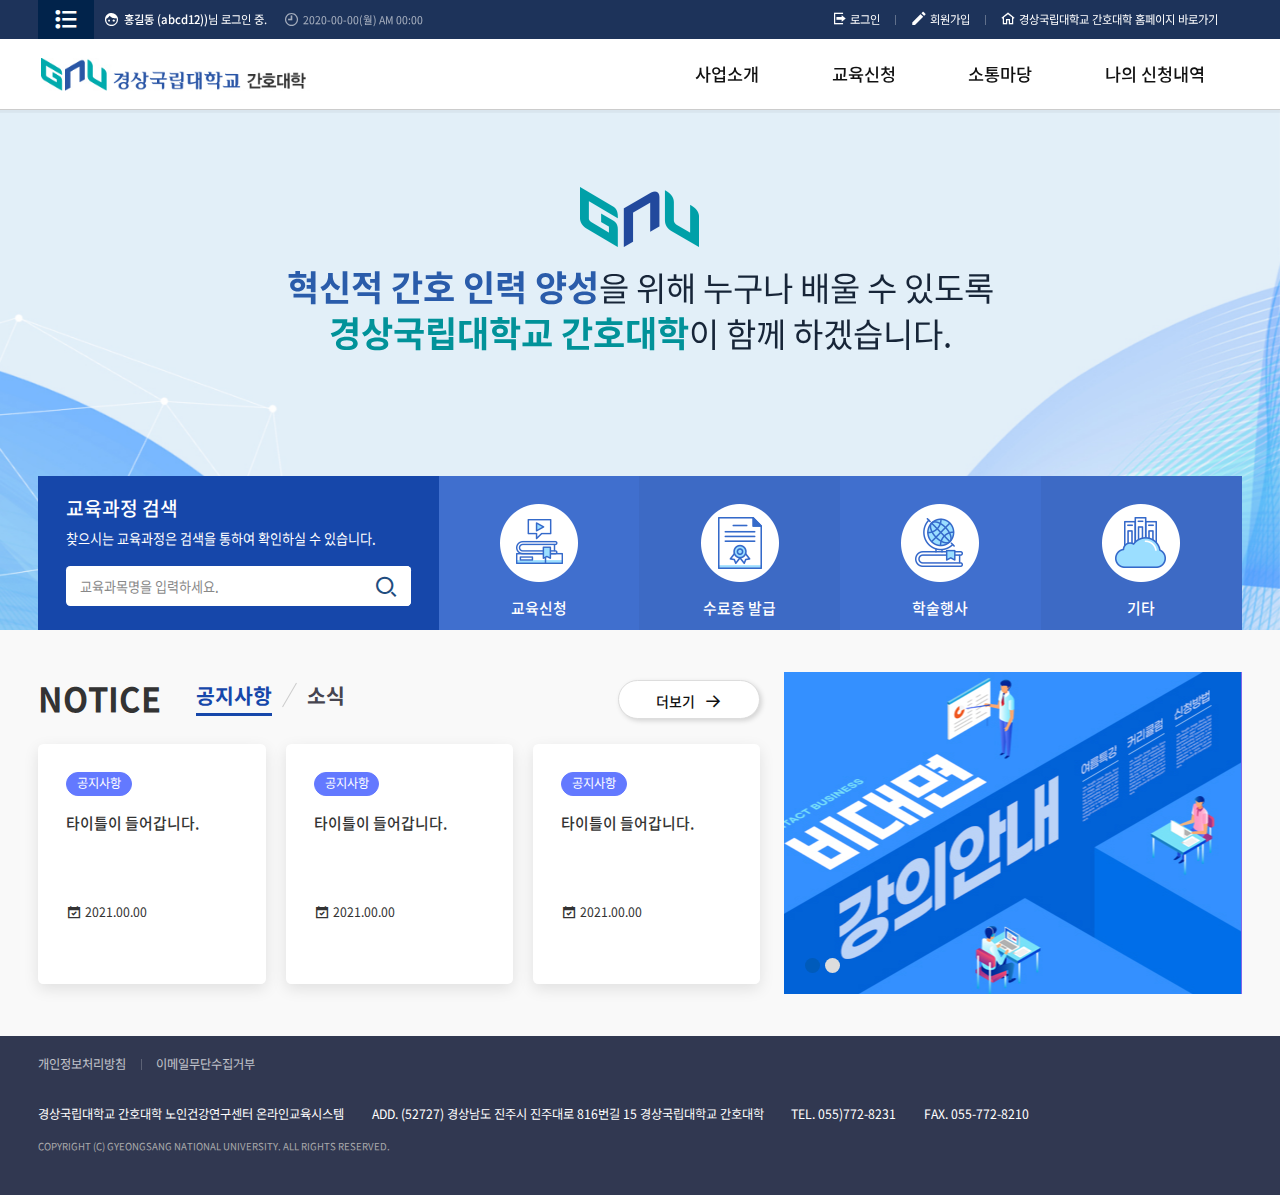
<file: html/gnu/index.html>
<!DOCTYPE html>
<html lang="ko">
<head>
    <meta charset="UTF-8">
    <meta http-equiv="X-UA-Compatible" content="IE=edge">
    <meta name="viewport" content="width=device-width, initial-scale=1.0">
    <title>경상국립대학교 간호대학 노인건강연구센터 온라인교육시스템</title>
</head>
<link rel="stylesheet" type="text/css" href="css/inc.css?v=0.1" />
<link rel="stylesheet" type="text/css" href="css/font.css" />
<link rel="stylesheet" type="text/css" href="css/style.css?v=0.3" />
<link rel="stylesheet" type="text/css" href="css/board.css?v=0.3" />
<link rel="stylesheet" type="text/css" href="css/style_response.css?v=0.3" />
<link rel="stylesheet" type="text/css" href="css/board_response.css?v=0.3" />
<link rel="stylesheet" type="text/css" href="css/xeicon.min.css" />
<link rel="stylesheet" type="text/css" href="js/slick/slick.css" />
<script type="text/javascript" src="js/jquery-1.10.2.min.js"></script>
<script type="text/javascript" src="js/inc.js"></script>
<script type="text/javascript" src="js/ui.js"></script>
<script type="text/javascript" src="js/slick/slick.js"></script>
<script type="text/javascript" src="js/placeholders.min.js" defer="defer"></script>
<!--<script type="text/javascript" src="/js/jquery-ui/js/jquery-ui-1.10.3.custom.js"></script>
<link href="/js/jquery-ui/css/smoothness/jquery-ui-1.10.3.custom.css" rel="stylesheet" type="text/css" />-->
<link rel="shortcut icon" href="images/inc/favicon.ico" />
<body class="main">
    <!--haeder start-->
    <div id="header">
        <div class="top_wrap">
            <div class="box1 fl_wrap">
                <div class="user_wrap vm_wrap">
                    <div class="btnAll"><a href="javascript:void(0);" class="in vm_wrap" onClick="toggleClass(this,'#header','nav_open');"><i class="xi xi-list-dot"></i></a></div>
                    <div class="con vm_tt">
                            <span class="user"><i class="xi xi-emoticon"></i><i class="tt t1">홍길동 (abcd12))</i><i class="tt t2">님 로그인 중.</i></span>
                        <span class="time"><i class="xi xi-clock-o"></i><i class="tt" id="todayTime">2020-00-00(월) AM 00:00</i></span>
                    </div>

                </div>
                <div class="menu_wrap vm_wrap right">
                    <ul class="menu vm_tt fl_wrap">
                        <li><a href="#" class="in"><i class="xi xi-log-out"></i><span class="tt">로그인</span></a></li>
                        <li><a href="#" class="in"><i class="xi xi-pen"></i><span class="tt">회원가입</span></a></li>
                        <li><a href="https://cap.gnu.ac.kr/main/" class="in" target="_blank"><i class="xi xi-home-o"></i><span class="tt">경상국립대학교 간호대학 홈페이지 바로가기</span></a></li>
                    </ul>
                </div>
            </div>
        </div>
        <!--전체메뉴 -->
        <div class="nav_wrap">
            <div id="nav" class="nav">
                <div class="box1">
                    <!--gnb start-->
                    <ul class="gnb st1 fl_wrap">
                        <li class="m_gisep">
                            <a href="#" class="dp1 vm_wrap"><span class="vm_tt">사업소개</span></a>
                            <ul class="dp2 fl_wrap">
                                <li><a href="#" class="vm_wrap"><span class="vm_tt">GISEP 사업소개</span></a></li>
                            </ul>
                        </li>
                        <li class="m_edu">
                            <a href="sub.html" class="dp1 vm_wrap"><span class="vm_tt">교육신청</span></a>
                            <ul class="dp2 fl_wrap">
                                <li><a href="sub.html" class="vm_wrap"><span class="vm_tt">온라인교육신청</span></a></li>
                            </ul>
                        </li>
                        <li class="m_notice">
                            <a href="#" class="dp1 vm_wrap"><span class="vm_tt">소통마당</span></a>
                            <ul class="dp2 fl_wrap">
                                <li><a href="#" class="vm_wrap"><span class="vm_tt">공지사항</span></a></li>
                                <li><a href="#" class="vm_wrap"><span class="vm_tt">소식</span></a></li>
                                <li><a href="#" class="vm_wrap"><span class="vm_tt">문의하기</span></a></li>
                                <li><a href="#" class="vm_wrap"><span class="vm_tt">오시는길</span></a></li>
                            </ul>
                        </li>
                        <li class="m_edu">
                            <a href="#" class="dp1 vm_wrap"><span class="vm_tt">나의 신청내역</span></a>
                        </li>
                    </ul>
                    <!--gnb end-->
                </div>
            </div>
        </div>
        <!--전체메뉴 end -->
        <div class="gnb_wrap">
            <div class="box1 fl_wrap">
                <h1 class="logo vm_wrap">
                <a href="#" class="vm_tt"><span class="mark"><img src="images/inc/logo.jpg" /></span></a>
                <!--<a href="<?=$link_linkurl?>" class="vm_tt"><span class="txt"><i class="t1"><?=$site_name1?></i><i class="t1"><?=$site_name2?></i></span></a>-->
                </h1>
                <div class="menu right">
                    <!--gnb start-->
                    <ul class="gnb st1 fl_wrap">
                        <li class="m_gisep">
                            <a href="#" class="dp1 vm_wrap"><span class="vm_tt">사업소개</span></a>
                            <ul class="dp2 fl_wrap">
                                <li><a href="#" class="vm_wrap"><span class="vm_tt">GISEP 사업소개</span></a></li>
                            </ul>
                        </li>
                        <li class="m_edu">
                            <a href="sub.html" class="dp1 vm_wrap"><span class="vm_tt">교육신청</span></a>
                            <ul class="dp2 fl_wrap">
                                <li><a href="sub.html" class="vm_wrap"><span class="vm_tt">온라인교육신청</span></a></li>
                            </ul>
                        </li>
                        <li class="m_notice">
                            <a href="#" class="dp1 vm_wrap"><span class="vm_tt">소통마당</span></a>
                            <ul class="dp2 fl_wrap">
                                <li><a href="#" class="vm_wrap"><span class="vm_tt">공지사항</span></a></li>
                                <li><a href="#" class="vm_wrap"><span class="vm_tt">소식</span></a></li>
                                <li><a href="#" class="vm_wrap"><span class="vm_tt">문의하기</span></a></li>
                                <li><a href="#" class="vm_wrap"><span class="vm_tt">오시는길</span></a></li>
                            </ul>
                        </li>
                        <li class="m_edu">
                            <a href="#" class="dp1 vm_wrap"><span class="vm_tt">나의 신청내역</span></a>
                        </li>
                    </ul>
                    <!--gnb end-->
                </div>
                <div class="util">
                    <a href="javascript:void(0);" class="vm_wrap btnAll" title="전체메뉴" onclick="toggleClass(this,'#header','m_nav_open'); toggleClass(this,'body,html','hidden')"><span class="vm_tt in"><i class="ham"></i></span></a>
                </div>
            </div>
        </div>
        <div class="nav_layer js_mouse_wheel">
            <div class="box1">
                <!--nav start-->
                <div id="m_nav" class="m_nav">
                    <div class="nav_wrap2">
                        <div  class="nav_logo vm_wrap">
                            <a href="index.html" class="vm_tt"><img src="images/inc/logo.jpg" alt="logo" /></a>
                        </div>
                        <ul class="nav_mem flex">
                            <li class="en"><a href="#"><i class="xi xi-log-in"></i><i class="tt">LOGIN</i></a></li>
                            <li class="en"><a href="#"><i class="xi xi-user-plus-o"></i><i class="tt">JOIN</i></a></li>
                        </ul>
                        <div class="nav_gnb">
                            <!--gnb start-->
                            <ul class="gnb st1 fl_wrap">
                                <li class="m_gisep">
                                    <a href="#" class="dp1 vm_wrap"><span class="vm_tt">사업소개</span></a>
                                    <ul class="dp2 fl_wrap">
                                        <li><a href="#" class="vm_wrap"><span class="vm_tt">GISEP 사업소개</span></a></li>
                                    </ul>
                                </li>
                                <li class="m_edu">
                                    <a href="sub.html" class="dp1 vm_wrap"><span class="vm_tt">교육신청</span></a>
                                    <ul class="dp2 fl_wrap">
                                        <li><a href="sub.html" class="vm_wrap"><span class="vm_tt">온라인교육신청</span></a></li>
                                    </ul>
                                </li>
                                <li class="m_notice">
                                    <a href="#" class="dp1 vm_wrap"><span class="vm_tt">소통마당</span></a>
                                    <ul class="dp2 fl_wrap">
                                        <li><a href="#" class="vm_wrap"><span class="vm_tt">공지사항</span></a></li>
                                        <li><a href="#" class="vm_wrap"><span class="vm_tt">소식</span></a></li>
                                        <li><a href="#" class="vm_wrap"><span class="vm_tt">문의하기</span></a></li>
                                        <li><a href="#" class="vm_wrap"><span class="vm_tt">오시는길</span></a></li>
                                    </ul>
                                </li>
                                <li class="m_edu">
                                    <a href="#" class="dp1 vm_wrap"><span class="vm_tt">나의 신청내역</span></a>
                                </li>
                            </ul>
                            <!--gnb end-->
                            <ul class="goLink">
                                <li class="en"><a href="https://cap.gnu.ac.kr/main/" target="_blank"><i class="xi xi-bank"></i><i class="tt">경상국립대학교 간호대학 홈페이지 바로가기</i></a></li>
                            </ul>
                        </div>
                    </div>
                </div>                
                <!--nav end-->
            </div>
        </div>
    </div>
    <!--header end-->
    <!--contents start-->
    <div id="contents">
        <div class="main_section_wrap">
            <div class="main_con_wrap">
                <div class="main_slide_wrap">
                    <div class="main_slide">
                        <div class="el"><p class="bg" style="background-image:url(images/main/main_visual1.jpg);"></p></div>
                    </div>
                </div>
                <div class="main_con flex section0">
                    <div class="box1">
                        <div class="main_tit ac">
                            <p class="img"><img src="images/main/slogan_logo.png" /></p>
                            <p class="tit"><span class="tt t0"><i class="b c_blue">혁신적 간호 인력 양성</i>을 위해 누구나 배울 수 있도록<br /><i class="b c_mint">경상국립대학교 간호대학</i>이 함께 하겠습니다.</span></p>
                        </div>
                        <!--quick 시작-->
                        <div class="main_quick_wrap">
                            <div class="box1 flex main_quick">
                                <div class="main_link">
                                    <div class="in">
                                        <div class="main_titA">
                                            <span class="tt">교육과정 검색</span>
                                            <span class="t1">찾으시는 교육과정은 검색을 통하여 확인하실 수 있습니다.</span>
                                        </div>
                                        <div class="search">
                                            <input type="text" class="inp" placeholder="교육과목명을 입력하세요." name="sch_key" id="sch_key">
                                            <button type="submit" class="btn"><i class="xi xi-search"></i></button>
                                        </div>
                                    </div>
                                </div>
                                <div class="main_edu">
                                    <div class="in">
                                        <ul class="flex main_edu_btn">
                                            <li><a href="#"><i class="img"><img src="images/main/icon01.png" /></i><i class="tit">교육신청</i></a></li>
                                            <li><a href="#"><i class="img"><img src="images/main/icon02.png" /></i><i class="tit">수료증 발급</i></a></li>
                                            <li><a href="#"><i class="img"><img src="images/main/icon03.png" /></i><i class="tit">학술행사</i></a></li>
                                            <li><a href="#"><i class="img"><img src="images/main/icon04.png" /></i><i class="tit">기타</i></a></li>
                                        </ul>
                                    </div>
                                </div>
                            </div>
                        </div>
                        <!--quick 끝-->
                    </div>
                </div>
            </div><!--main_con_wrap end-->
            <div class="main_con section1">
                <div class="box1 wrap_idx flex">
                    <div class="con_box">
                        <div class="page_cate2 fl_wrap">
                            <div class="main_tit st2 cw flex vc">
                                <p class="tit"><span class="tt ti"><i class="b">NOTICE</i></span></p>
                            </div>
                            <ul class="cate fl_wrap tab_idx click">
                                <li class="on"><a href="javascript:void(0)" onclick="$('#more_notice').show();$('#more_news').hide();"><span class="tt">공지사항</span></a></li>
                                <li><a href="javascript:void(0)" onclick="$('#more_notice').hide();$('#more_news').show();"><span class="tt">소식</span></a></li>
        
                                <a href="#" id="more_notice" class="main_more mgL fr"><i class="in_tt">더보기</i><i class="xi icon"></i></a>
                                <a href="#" id="more_news" class="main_more mgL fr" style="display:none;"><i class="in_tt">더보기</i><i class="xi icon"></i></a>
                            </ul>
                        </div>
                        <div class="main_edu_list con_idx">
                            <div class="tab_cnt01 idx on">
                                <ul class="main_edu_con flex">
                                    <li>
                                        <a href="#">
                                            <span class="tit cate1">공지사항</span>
                                            <span class="cnt">타이틀이 들어갑니다.</span>
                                            <span class="date1"><i class="xi xi-calendar-check"></i> <i>2021.00.00</i></span>
                                        </a>
                                    </li>
                                    <li>
                                        <a href="#">
                                            <span class="tit cate1">공지사항</span>
                                            <span class="cnt">타이틀이 들어갑니다.</span>
                                            <span class="date1"><i class="xi xi-calendar-check"></i> <i>2021.00.00</i></span>
                                        </a>
                                    </li>
                                    <li>
                                        <a href="#">
                                            <span class="tit cate1">공지사항</span>
                                            <span class="cnt">타이틀이 들어갑니다.</span>
                                            <span class="date1"><i class="xi xi-calendar-check"></i> <i>2021.00.00</i></span>
                                        </a>
                                    </li>
                                </ul>
                            </div>
                            <div class="tab_cnt01 idx">
                                <ul class="main_edu_con flex">
                                    <li>
                                        <a href="#">
                                            <span class="tit cate2">소식</span>
                                            <span class="cnt">타이틀이 들어갑니다.</span>
                                            <span class="date1"><i class="xi xi-calendar-check"></i> <i>2021.00.00</i></span>
                                        </a>
                                    </li>
                                    <li>
                                        <a href="#">
                                            <span class="tit cate2">소식</span>
                                            <span class="cnt">타이틀이 들어갑니다.</span>
                                            <span class="date1"><i class="xi xi-calendar-check"></i> <i>2021.00.00</i></span>
                                        </a>
                                    </li>
                                    <li>
                                        <a href="#">
                                            <span class="tit cate2">소식</span>
                                            <span class="cnt">타이틀이 들어갑니다.</span>
                                            <span class="date1"><i class="xi xi-calendar-check"></i> <i>2021.00.00</i></span>
                                        </a>
                                    </li>
                                </ul>
                            </div>
                        </div>
                    </div>
                    <div class="con_box">
                        <div class="gall_wrap">
                            <div class="main_gall">
                                <div class="visual">
                                    <div class="item">
                                        <a href="#">
                                            <p class="item_img" style="background-image:url(images/main/banner1.jpg)"></p>
                                        </a>
                                    </div>
                                    <div class="item">
                                        <a href="#">
                                            <p class="item_img" style="background-image:url(images/main/banner2.jpg)"></p>
                                        </a>
                                    </div>
                                </div>
                            </div>
                        </div>
                    </div>
                </div><!--wrap_idx end-->
            </div>
        </div>
    </div>
    <!--contents end-->
    <script type="text/javascript">
        function mainVisual(){
            var Wrap = $(".main_slide_wrap");
            var SlideWrap = Wrap.find(".main_slide");
            SlideWrap.slick({
                fade: true,
                arrows: false,
                dots: false,
                autoplay: true,
                autoplaySpeed: 4000,
                prevArrow: Wrap.find('.arrow_wrap .prev'),
                nextArrow: Wrap.find('.arrow_wrap .next')
            });
        };
        mainVisual();
    
        mainGall();
        function mainGall(){
            var Wrap = $(".main_gall");
            var SlideWrap = $(".main_gall .visual");
            SlideWrap.slick({
                slideToshow: 1,
                slideToScroll: 1,
                fade: false,
                arrows: true,
                dots: true,
                autoplay: true,
                autoplaySpeed: 4000,
                prevArrow: Wrap.find('.arrow_wrap.mgall_arrow .prev'),
                nextArrow: Wrap.find('.arrow_wrap.mgall_arrow .next')
            });
        }
    
    </script>

    <!--footer 시작 -->
    <div id="footer">
        <a href="javascript:goTop();" class="goTop vm_wrap"><span class="vm_tt"><i class="xi xi-angle-up-thin"></i><i class="tt">TOP</i></span></a>
        <div class="info_wrap">
            <div class="box1">
                <div class="inner">
                    <ul class="menu fl_wrap">
                        <li><a href="#" class="in">개인정보처리방침</a></li>
                        <li><a href="#" class="in">이메일무단수집거부</a></li>
                    </ul>
                    <div class="info">
                        <span class="tt">경상국립대학교 간호대학 노인건강연구센터 온라인교육시스템</span>
                        <span class="tt">Add. (52727) 경상남도 진주시 진주대로 816번길 15 경상국립대학교 간호대학</span>
                        <span class="tt">Tel. <a onclick="UI.Layout.telLink('055)772-8231',this)">055)772-8231</a></span>
                        <span class="tt">Fax.  055-772-8210</span>
                        <p class="copy en">COPYRIGHT (c) GYEONGSANG NATIONAL UNIVERSITY. ALL RIGHTS RESERVED.</p>
                    </div>            
                </div>
            </div>
        </div>
    </div>
    <!--footer end -->
</body>
</html>
</file>
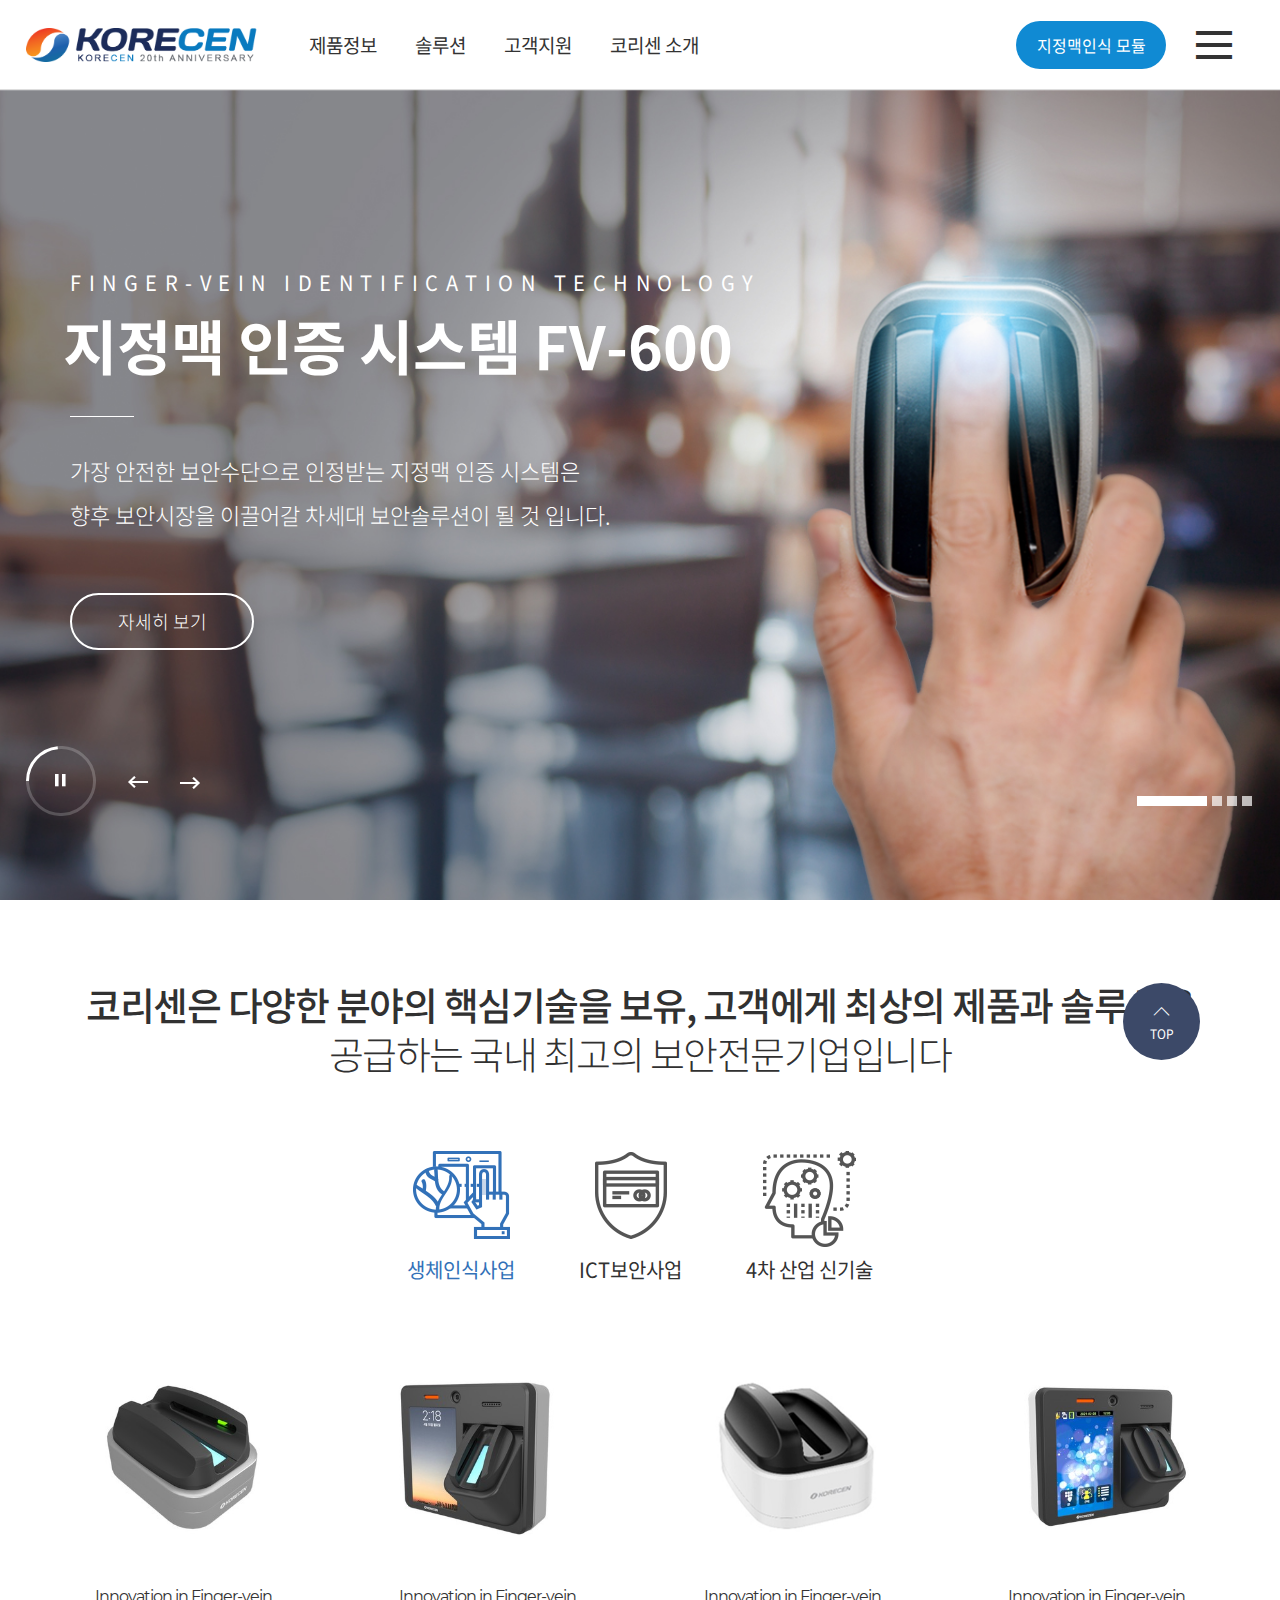
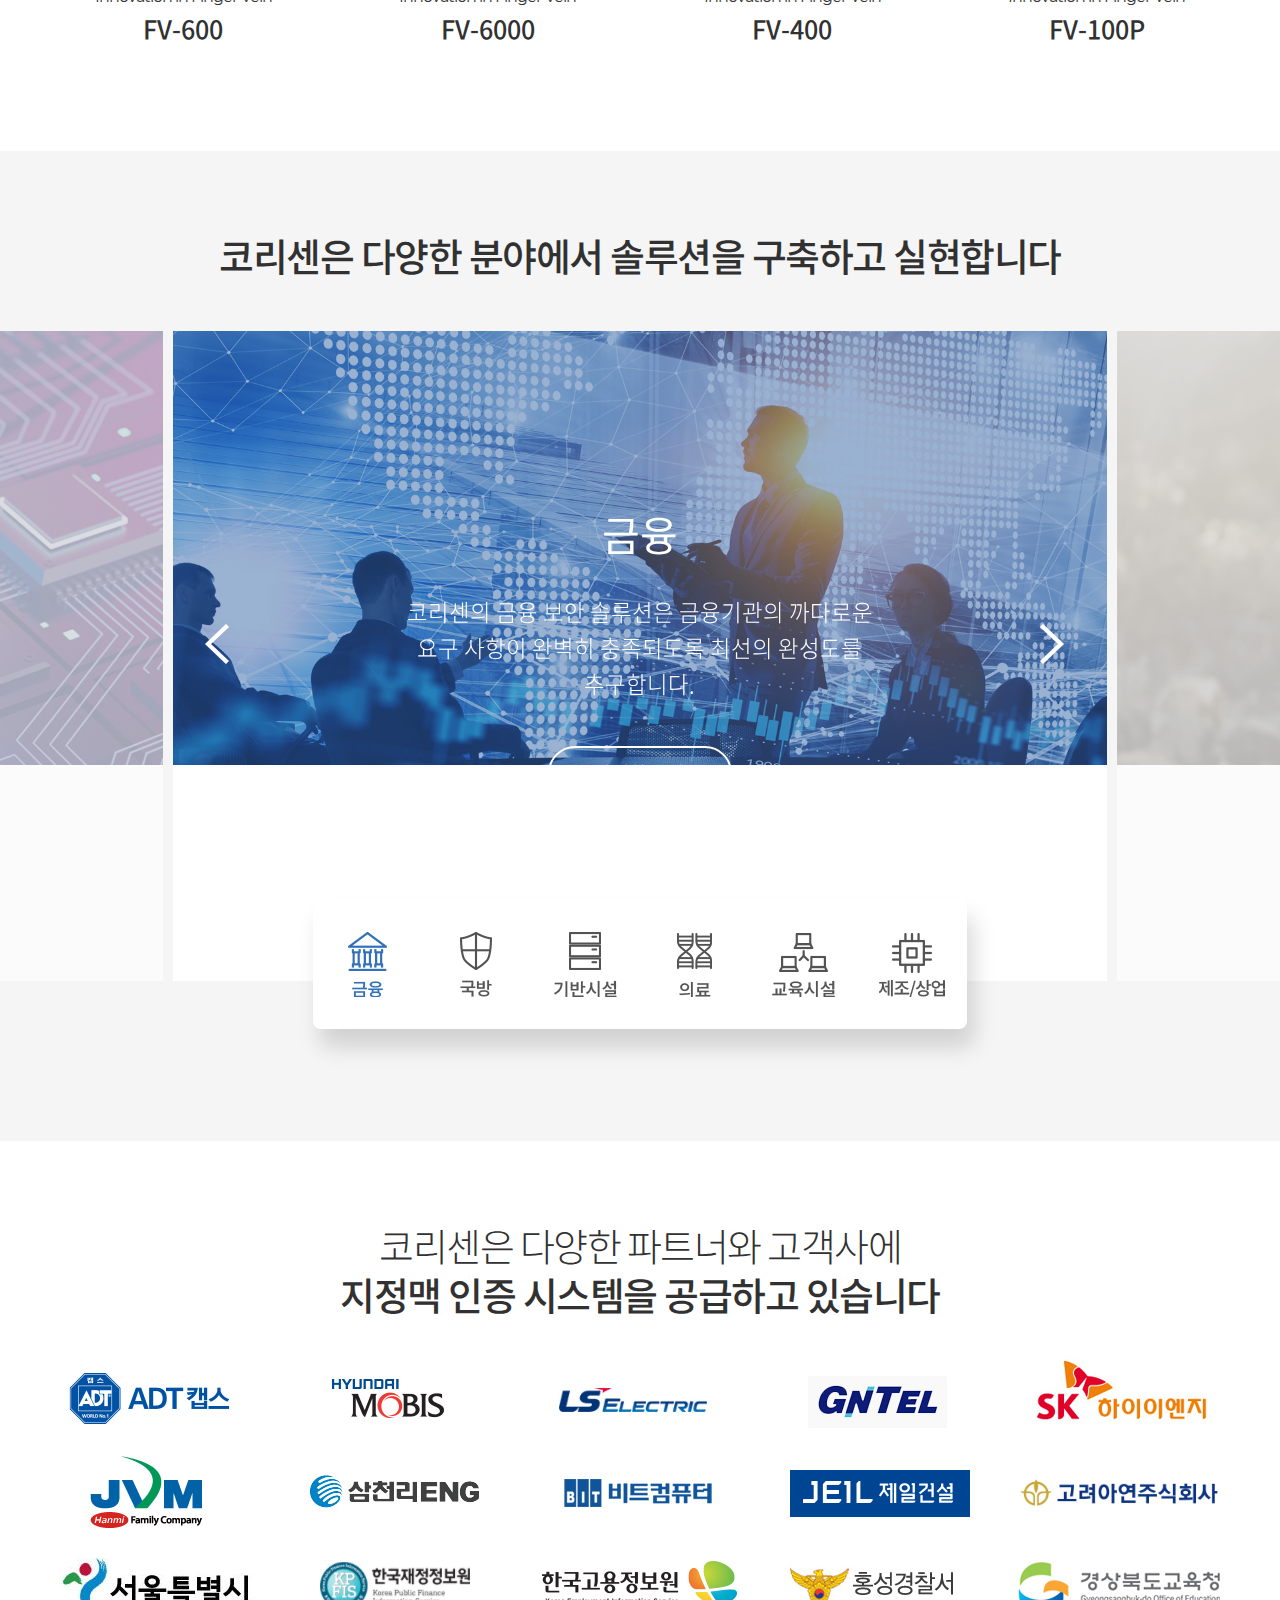
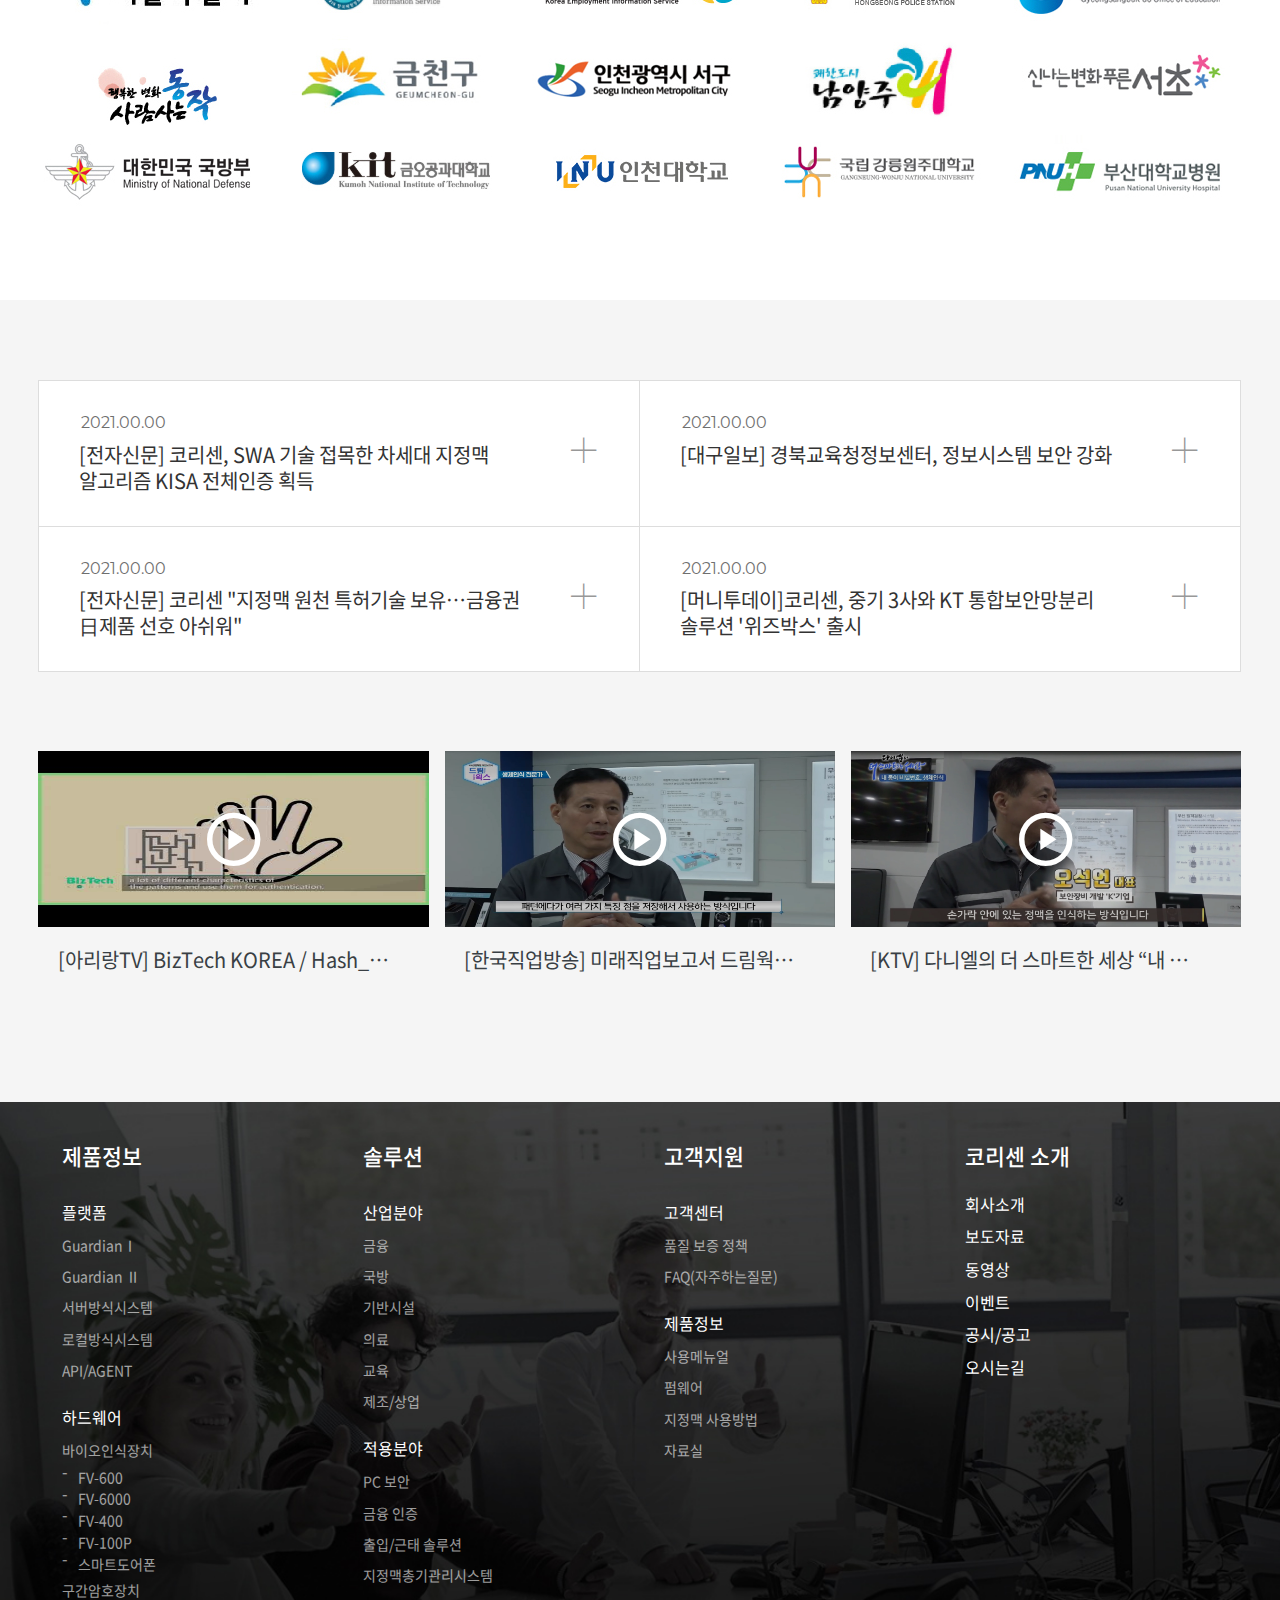
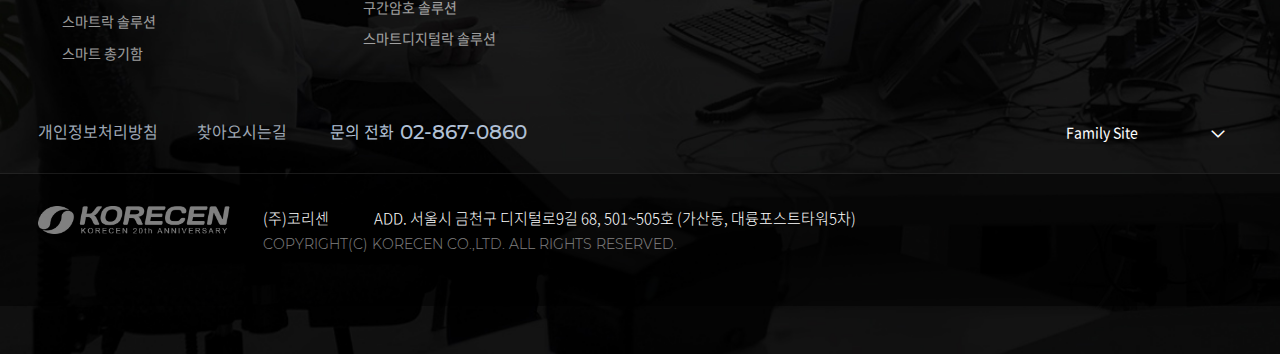
<file: html/korecen/index.html>
<!DOCTYPE html>
<html lang="ko">
<head>
    <meta charset="UTF-8">
    <meta http-equiv="X-UA-Compatible" content="IE=edge">
    <meta name="viewport" content="width=device-width, initial-scale=1.0">
    <title>(주)코리센</title>
    <link href="css/inc.css" rel="stylesheet" type="text/css" />
    <link href="css/style.css" rel="stylesheet" type="text/css" />
    <link href="css/font.css" rel="stylesheet" type="text/css" />
    <link href="css/board.css" rel="stylesheet" type="text/css" />
    <link href="css/style_response.css" rel="stylesheet" type="text/css" />
    <link href="css/xeicon.min.css" rel="stylesheet" type="text/css" />
    <script src="js/jquery-1.10.2.min.js" type="text/javascript"></script>
    <script src="js/inc.js" type="text/javascript"></script>
    <script src="js/ui.js" type="text/javascript"></script>
    <script src="js/placeholders.min.js" type="text/javascript" defer="defer"></script>
    <link href="js/swiper/swiper.css" rel="stylesheet" type="text/css" />
    <script src="js/swiper/swiper.js" type="text/javascript"></script>
    <script src="js/swiper/circle-progress.min.js" type="text/javascript"></script>
</head>
<body class="main">
    <!--header start-->
    <div id="header" class="fWrap">
        <div class="box0 top_wrap headerH flex space vc">
            <h1 class="logo"><a href="index.html"></a></h1>
            <div class="gnb_wrap">
                <div class="menu">
                    <!--gnb start-->
                    <ul class="gnb fl_wrap">
                        <li><a href="#" class="dp1 va_wrap"><span class="va">제품정보</span></a></li>
                        <li><a href="#" class="dp1 va_wrap"><span class="va">솔루션</span></a></li>
                        <li><a href="#" class="dp1 va_wrap"><span class="va">고객지원</span></a></li>
                        <li><a href="#" class="dp1 va_wrap"><span class="va">코리센 소개</span></a></li>
                    </ul>
                    <!--gnb end-->
                </div>
                <div class="gnbDp2_wrap">
                    <div class="box1 pr gnbDp2_on">
                        <div class="gnb_tit"><p class="bg"></p><p class="tt"></p></div>
                        <div class="gnb_menu">
                            <!--gnb start-->
                            <ul class="gnb fl_wrap">
                                <li class="m_products"><a href="#" class="dp1 va_wrap"><span class="va">제품정보</span></a>
                                    <ul class="dp2">                                        
                                        <li><a href="#" class="vm_wrap"><span class="va">플랫폼</span></a>
                                            <ul class="dp3">
                                                <li><a href="#" class="vm_wrap"><span class="vm_tt">GuardianⅠ</span></a></li>
                                                <li><a href="#" class="vm_wrap"><span class="vm_tt">Guardian Ⅱ</span></a></li>
                                                <li><a href="#" class="vm_wrap"><span class="vm_tt">서버방식시스템</span></a></li>
                                                <li><a href="#" class="vm_wrap"><span class="vm_tt">로컬방식시스템</span></a></li>
                                                <li><a href="#" class="vm_wrap"><span class="vm_tt">API/AGENT</span></a></li>
                                            </ul>
                                        </li>
                                        <li><a href="#" class="vm_wrap"><span class="va">하드웨어</span></a>
                                            <ul class="dp3">
                                                <li><a href="#" class="vm_wrap"><span class="vm_tt">바이오인식장치</span></a>
                                                    <ul class="dp4">
                                                        <li><a href="#" class="vm_wrap"><span class="vm_tt">FV-600</span></a></li>
                                                        <li><a href="#" class="vm_wrap"><span class="vm_tt">FV-6000</span></a></li>
                                                        <li><a href="#" class="vm_wrap"><span class="vm_tt">FV-400</span></a></li>
                                                        <li><a href="#" class="vm_wrap"><span class="vm_tt">FV-100P</span></a></li>
                                                        <li><a href="#" class="vm_wrap"><span class="vm_tt">스마트도어폰</span></a></li>
                                                      </ul>
                                                </li>
                                                <li><a href="#" class="vm_wrap"><span class="vm_tt">구간암호장치</span></a></li>
                                                <li><a href="#" class="vm_wrap"><span class="vm_tt">스마트락 솔루션</span></a></li>
                                                <li><a href="#" class="vm_wrap"><span class="vm_tt">스마트 총기함</span></a></li>
                                            </ul>
                                        </li>
                                        <div class="draw_img"><p class="resize"><span class="re"></span></p></div>
                                    </ul>
                                </li>
                                <li class="m_solution"><a href="#" class="dp1 va_wrap"><span class="va">솔루션</span></a>
                                    <ul class="dp2">                                        
                                        <li><a href="#" class="vm_wrap"><span class="va">산업분야</span></a>
                                            <ul class="dp3">
                                                <li><a href="#" class="vm_wrap"><span class="vm_tt">금융</span></a></li>
                                                <li><a href="#" class="vm_wrap"><span class="vm_tt">국방</span></a></li>
                                                <li><a href="#" class="vm_wrap"><span class="vm_tt">기반시설</span></a></li>
                                                <li><a href="#" class="vm_wrap"><span class="vm_tt">의료</span></a></li>
                                                <li><a href="#" class="vm_wrap"><span class="vm_tt">교육</span></a></li>
                                                <li><a href="#" class="vm_wrap"><span class="vm_tt">제조/상업</span></a></li>
                                            </ul>
                                        </li>
                                        <div class="draw_img img1"><p class="resize"><span class="re"></span></p></div>
                                        <li><a href="#" class="vm_wrap"><span class="va">적용분야</span></a>
                                            <ul class="dp3">
                                                <li><a href="#" class="vm_wrap"><span class="vm_tt">PC 보안</span></a>
                                                <li><a href="#" class="vm_wrap"><span class="vm_tt">금융 인증</span></a></li>
                                                <li><a href="#" class="vm_wrap"><span class="vm_tt">출입/근태 솔루션</span></a></li>
                                                <li><a href="#" class="vm_wrap"><span class="vm_tt">지정맥총기관리시스템</span></a></li>
                                                <li><a href="#" class="vm_wrap"><span class="vm_tt">구간암호 솔루션</span></a></li>
                                                <li><a href="#" class="vm_wrap"><span class="vm_tt">스마트디지털락 솔루션</span></a></li>
                                            </ul>
                                        </li>
                                        <div class="draw_img img2"><p class="resize"><span class="re"></span></p></div>
                                    </ul>
                                </li>
                                <li class="m_customer"><a href="#" class="dp1 va_wrap"><span class="va">고객지원</span></a>
                                    <ul class="dp2">                                        
                                        <li><a href="#" class="vm_wrap"><span class="va">고객센터</span></a>
                                            <ul class="dp3">
                                                <li><a href="#" class="vm_wrap"><span class="vm_tt">품질 보증 정책</span></a></li>
                                                <li><a href="#" class="vm_wrap"><span class="vm_tt">FAQ(자주하는질문)</span></a></li>
                                            </ul>
                                        </li>
                                        <li><a href="#" class="vm_wrap"><span class="va">제품정보</span></a>
                                            <ul class="dp3">
                                                <li><a href="#" class="vm_wrap"><span class="vm_tt">사용메뉴얼</span></a>
                                                <li><a href="#" class="vm_wrap"><span class="vm_tt">펌웨어</span></a></li>
                                                <li><a href="#" class="vm_wrap"><span class="vm_tt">지정맥 사용방법</span></a></li>
                                                <li><a href="#" class="vm_wrap"><span class="vm_tt">자료실</span></a></li>
                                            </ul>
                                        </li>
                                        <div class="draw_img"><p class="resize"><span class="re"></span></p></div>
                                    </ul>
                                </li>
                                <li class="m_company"><a href="#" class="dp1 va_wrap"><span class="va">코리센 소개</span></a>
                                    <ul class="dp2">                                        
                                        <li><a href="#" class="vm_wrap"><span class="va">회사소개</span></a></li>
                                        <li><a href="#" class="vm_wrap"><span class="va">보도자료</span></a></li>
                                        <li><a href="#" class="vm_wrap"><span class="va">동영상</span></a></li>
                                        <li><a href="#" class="vm_wrap"><span class="va">이벤트</span></a></li>
                                        <li><a href="#" class="vm_wrap"><span class="va">공시/공고</span></a></li>
                                        <li><a href="#" class="vm_wrap"><span class="va">오시는길</span></a></li>
                                    </ul>
                                </li>
                            </ul>
                            <!--gnb end-->
                        </div>
                    </div>
                </div>
            </div>
            <div class="etc_wrap flex vc">
                <div class="head_btn">
                    <a href="#" target="_self">지정맥인식 모듈</a>
                </div>
                <div class="all_wrap toggleWrap PC">
                    <a href="javascript:void(0)" class="all_btn"><i class="xi xi-align-left"></i></a>
                </div>
                <div class="all_wrap PHONE">
                    <a class="va_wrap js-toggle-nav PHONE all_btn" href="javascript:void(0);"><span class="va"><i class="xi xi-bars side_menu_btn"></i></span></a>
                    <div class="all scrollst">
                        <div class="box1 pr">
                            <!--gnb start-->
                            <!--gnb end-->
                        </div>
                    </div>
                </div>                
            </div>
        </div>
    </div>
    <!--header end-->
    <!--contents start-->
    <div id="contents">
        <div class="swiper-container mainSlider linkScroll" data-no="0">
            <div class="swiper-wrapper">
                <div class="swiper-slide el">
                  <div class="bg" style="background-image:url(images/main/main_visual1.jpg)"></div>
                  <div class="box1">
                    <div class="slogan">
                      <p class="t0">Finger-vein Identification Technology</p>
                      <p class="t1">지정맥 인증 시스템 FV-600</p>
                      <p class="line"></p>
                      <p class="t2"><i>가장 안전한 보안수단으로 인정받는 지정맥 인증 시스템은<br>
                        향후 보안시장을 이끌어갈 차세대 보안솔루션이 될 것 입니다.</i></p>
                      <p class="moreBtn"><span class="tt">자세히 보기</span></p>
                    </div>
                  </div>
                </div>
                <div class="swiper-slide el">
                    <div class="bg" style="background-image:url(images/main/main_visual2.jpg)"></div>
                    <div class="box1">
                      <div class="slogan">
                        <p class="t0">Finger-vein Identification Technology</p>
                        <p class="t1">지정맥 인증 시스템 FV-6000</p>
                        <p class="line"></p>
                        <p class="t2"><i>가장 안전한 보안수단으로 인정받는 지정맥 인증 시스템은<br>
                          향후 보안시장을 이끌어갈 차세대 보안솔루션이 될 것 입니다.</i></p>
                        <p class="moreBtn"><span class="tt">자세히 보기</span></p>
                      </div>
                    </div>
                </div>
                <div class="swiper-slide el">
                    <div class="bg" style="background-image:url(images/main/main_visual3.jpg)"></div>
                    <div class="box1">
                      <div class="slogan">
                        <p class="t0">Point to Point Encryption System</p>
                        <p class="t1">구간암호화 솔루션</p>
                        <p class="line"></p>
                        <p class="t2"><i>㈜코리센은 다양한 분야의 핵심기술을 보유,<br>
                            고객에게 최상의 제품과 솔루션을 공급하고 있습니다.</i></p>
                        <p class="moreBtn"><span class="tt">자세히 보기</span></p>
                      </div>
                    </div>
                </div>
                <div class="swiper-slide el">
                    <div class="bg" style="background-image:url(images/main/main_visual4.jpg)"></div>
                    <div class="box1">
                      <div class="slogan">
                        <p class="t0">Networking Locking Solution</p>
                        <p class="t1">스마트 디지털락 솔루션</p>
                        <p class="line"></p>
                        <p class="t2"><i>㈜코리센은 고객의 비즈니스 요구에 부응하여<br>
                            가치 있고 신뢰할 수 있는 솔루션을 제공할 수 있도록 노력하겠습니다.</i></p>
                        <p class="moreBtn"><span class="tt">자세히 보기</span></p>
                      </div>
                    </div>
                </div>
            </div>
            <div class="mainControl">
                <div class="box0 flex vc">
                    <div class="mainProgress"></div>
                    <div class="mainPauseWrap">
                        <i class="xi xi-pause mainSlider-pause mainSlider-btn"></i>
                        <i class="xi xi-play mainSlider-play mainSlider-btn"></i>
                    </div>
                    <div class="mainSlider-prev mainSlider-btn"><i class="xi xi-long-arrow-left"></i></div>
                    <div class="mainSlider-next mainSlider-btn"><i class="xi xi-long-arrow-right"></i></div>
                    <div class="mainSlider-pagination mgL"></div>
                </div>
            </div>
        </div>
        <div class="section1 main_sec">
            <div class="box1">
                <div class="main_tit"><span class="t1"><span class="strong db">코리센은 다양한 분야의 핵심기술을 보유, 고객에게 최상의 제품과 솔루션을</span>공급하는 국내 최고의 보안전문기업입니다</span></div>
                <div class="wrap_idx">
                    <div class="prod_tab">
                        <ul class="tab tab_idx click di_wrap ac">
                            <li class="vm_wrap on"><span class="icon on1"><img src="images/main/busi_tab01.png" /></span><span class="vm_tt tt db">생체인식사업</span></li>
                            <li class="vm_wrap"><span class="icon on2"><img src="images/main/busi_tab02.png" /></span><span class="vm_tt tt db">ICT보안사업</span></li>
                            <li class="vm_wrap"><span class="icon on3"><img src="images/main/busi_tab03.png" /></span><span class="vm_tt tt db">4차 산업 신기술</span></li>
                        </ul>
                    </div>
                    <div class="con_wrap con_idx">
                        <div class="idx on">
                            <div class="prod_list_wrap">
                                <ul class="list di_wrap">
                                    <li>
                                      <a href="#" class="prod_st line_ani in">
                                        <div class="resize s3">
                                          <div class="re vm_wrap"><span class="vm_tt"></span><img src="images/main/main_prod1.jpg" /></div>
                                          <p class="layer vm_wrap"><i class="xi vm_tt"></i></p>
                                        </div>
                                        <div class="con_wrap">
                                          <i class="tit NS">Innovation in Finger-vein</i>
                                          <i class="t1">FV-600</i>
                                        </div>
                                        <span class="line lineT"></span><span class="line lineB"></span><span class="line lineR"></span><span class="line lineL"></span>
                                      </a>
                                    </li>
                                    <li>
                                        <a href="#" class="prod_st line_ani in">
                                          <div class="resize s3">
                                            <div class="re vm_wrap"><span class="vm_tt"></span><img src="images/main/main_prod2.jpg" /></div>
                                            <p class="layer vm_wrap"><i class="xi vm_tt"></i></p>
                                          </div>
                                          <div class="con_wrap">
                                            <i class="tit NS">Innovation in Finger-vein</i>
                                            <i class="t1">FV-6000</i>
                                          </div>
                                          <span class="line lineT"></span><span class="line lineB"></span><span class="line lineR"></span><span class="line lineL"></span>
                                        </a>
                                      </li>
                                      <li>
                                        <a href="#" class="prod_st line_ani in">
                                          <div class="resize s3">
                                            <div class="re vm_wrap"><span class="vm_tt"></span><img src="images/main/main_prod3.jpg" /></div>
                                            <p class="layer vm_wrap"><i class="xi vm_tt"></i></p>
                                          </div>
                                          <div class="con_wrap">
                                            <i class="tit NS">Innovation in Finger-vein</i>
                                            <i class="t1">FV-400</i>
                                          </div>
                                          <span class="line lineT"></span><span class="line lineB"></span><span class="line lineR"></span><span class="line lineL"></span>
                                        </a>
                                      </li>
                                      <li>
                                        <a href="#" class="prod_st line_ani in">
                                          <div class="resize s3">
                                            <div class="re vm_wrap"><span class="vm_tt"></span><img src="images/main/main_prod4.jpg" /></div>
                                            <p class="layer vm_wrap"><i class="xi vm_tt"></i></p>
                                          </div>
                                          <div class="con_wrap">
                                            <i class="tit NS">Innovation in Finger-vein</i>
                                            <i class="t1">FV-100P</i>
                                          </div>
                                          <span class="line lineT"></span><span class="line lineB"></span><span class="line lineR"></span><span class="line lineL"></span>
                                        </a>
                                      </li>
                                    </ul>
                            </div>
                        </div><!-- idx1 end-->
                        <div class="idx">
                            <div class="prod_list_wrap">
                                <ul class="list di_wrap">
                                    <li>
                                        <a href="#" class="prod_st line_ani in">
                                            <div class="resize s3">
                                                <div class="re vm_wrap"><span class="vm_tt"></span><img src="images/main/main_prod5.jpg" /></div>
                                                <p class="layer vm_wrap"><i class="xi vm_tt"></i></p>
                                            </div>
                                            <div class="con_wrap">
                                                <i class="tit NS">Point to point encryption system</i>
                                                <i class="t1">구간암호장치</i>
                                            </div>
                                            <span class="line lineT"></span><span class="line lineB"></span><span class="line lineR"></span><span class="line lineL"></span>
                                        </a>
                                    </li>
                                    <li>
                                        <a href="#" class="prod_st line_ani in">
                                            <div class="resize s3">
                                                <div class="re vm_wrap"><span class="vm_tt"></span><img src="images/main/main_prod6.jpg" /></div>
                                                <p class="layer vm_wrap"><i class="xi vm_tt"></i></p>
                                            </div>
                                            <div class="con_wrap">
                                                <i class="tit NS">Point to point encryption system</i>
                                                <i class="t1">스마트락 솔루션</i>
                                            </div>
                                            <span class="line lineT"></span><span class="line lineB"></span><span class="line lineR"></span><span class="line lineL"></span>
                                        </a>
                                    </li>
                                </ul>
                            </div>
                        </div><!--idx2 end-->
                        <div class="idx">
                            <div class="no_con prod">차세대 OLED 조명 Module등 준비 중 입니다.</div>        
                        </div><!-- idx3 end-->
                    </div>
                </div>
           </div>            
        </div>
        <div class="section2 main_sec" data-no="2">
            <div class="main_tit"><span class="t1"><span class="strong db">코리센은 다양한 분야에서 솔루션을 구축하고 실현합니다</span></span></div>
            <!--솔루션 시작-->
            <div class="swiper-container busiSlider linkScroll" data-no="0">
                <div class="swiper-wrapper">
                    <div class="swiper-slide el">
                        <div class="swiper-slide-wrap">
                            <img src="images/main/busi_img01.jpg" />
                            <div class="slogan">
                                <p class="t0">금융</p>
                                <p class="t1">코리센의 금융 보안 솔루션은 금융기관의 까다로운 요구 사항이 완벽히 충족되도록 최선의 완성도를 추구합니다.</p>
                                <p class="moreBtn"><span class="tt">자세히 보기</span></p>
                            </div>
                        </div>
                    </div>
                    <div class="swiper-slide el">
                        <div class="swiper-slide-wrap">
                            <img src="images/main/busi_img02.jpg" />
                            <div class="slogan">
                                <p class="t0">국방</p>
                                <p class="t1">코리센의 국방 보안솔루션은 가장 안전한 지정맥 인식기술을 기반으로 출입통제, PC 로그인, 총기보관, 구간암호 등 다양한 국방보안솔루션을 제공합니다.</p>
                                <p class="moreBtn"><span class="tt">자세히 보기</span></p>
                            </div>
                        </div>
                    </div>
                    <div class="swiper-slide el">
                        <div class="swiper-slide-wrap">
                            <img src="images/main/busi_img03.jpg" />
                            <div class="slogan">
                                <p class="t0">기반시설</p>
                                <p class="t1">코리센의 기반시설 보안솔루션은 가장 안전한 지정맥 인식기술을 기반으로 출입통제, PC 로그인, 구간암호, 디지털 스마트락솔루션 등 다양한 제품과 특화된 전문 솔루션을 제공합니다.</p>
                                <p class="moreBtn"><span class="tt">자세히 보기</span></p>
                            </div>
                        </div>
                    </div>
                    <div class="swiper-slide el">
                        <div class="swiper-slide-wrap">
                            <img src="images/main/busi_img04.jpg" />
                            <div class="slogan">
                                <p class="t0">의료</p>
                                <p class="t1">코리센의 의료 보안솔루션은 가장 안전한 지정맥 인식기술을 기반으로 출입통제, PC 로그인 등 최적의 솔루션을 제공합니다.</p>
                                <p class="moreBtn"><span class="tt">자세히 보기</span></p>
                            </div>
                        </div>
                    </div>
                    <div class="swiper-slide el">
                        <div class="swiper-slide-wrap">
                            <img src="images/main/busi_img05.jpg" />
                            <div class="slogan">
                                <p class="t0">교육</p>
                                <p class="t1">코리센의 지정맥 솔루션은 부정한 방법의 출결이나 시험응시 등을 원천적으로 방지하고 특히 비인가자의 국가자료 및 정보 취득을 통제할 수 있는 동시에 소방/ 방재 등 위험방지 시스템과의 연동을 통하여 안전을 도모합니다.</p>
                                <p class="moreBtn"><span class="tt">자세히 보기</span></p>
                            </div>
                        </div>
                    </div>
                    <div class="swiper-slide el">
                        <div class="swiper-slide-wrap">
                            <img src="images/main/busi_img06.jpg" />
                            <div class="slogan">
                                <p class="t0">제조/상업</p>
                                <p class="t1">코리센의 지정맥 솔루션은 소규모 사업장부터 대기업 규모까지 맞춤형 솔루션을 제공하며, 축적된 반도체, 자동차, 화학 등 자동화 사업장 구축 경험을 토대로 사용자의 다양한 요구에 최적화된 솔루션을 제공합니다.</p>
                                <p class="moreBtn"><span class="tt">자세히 보기</span></p>
                            </div>
                        </div>
                    </div>
                </div>
                <div class="busiControl">
                    <div class="box0 flex vc">
                        <div class="busiLR">
                            <div class="busiSlider-prev busiSlider-btn"><i class="xi xi-angle-left"></i></div>
                            <div class="busiSlider-next busiSlider-btn"><i class="xi xi-angle-right"></i></div>
                        </div>
                        <div class="busiSlider-pagination">
                        </div>
                    </div>
                </div>
            </div>
        </div>
        <div class="section3 main_sec partner_box" data-no="3">
            <div class="box1">
                <div class="main_tit"><span class="t1">코리센은 다양한 파트너와 고객사에<span class="strong db">지정맥 인증 시스템을 공급하고 있습니다</span></span></div>
                <div class="partner"> <!--파트너 사이즈 231x92px -->
                    <ul>
                        <li><div class="inner"><p class="img"><span><img src="images/partner/logo01_08.jpg"></span></p></div></li>
                        <li><div class="inner"><p class="img"><span><img src="images/partner/logo01_10.jpg"></span></p></div></li>
                        <li><div class="inner"><p class="img"><span><img src="images/partner/logo01_13.jpg"></span></p></div></li>
                        <li><div class="inner"><p class="img"><span><img src="images/partner/logo01_14.jpg"></span></p></div></li>
                        <li><div class="inner"><p class="img"><span><img src="images/partner/logo01_17.jpg"></span></p></div></li>
                        <li><div class="inner"><p class="img"><span><img src="images/partner/logo01_24.jpg"></span></p></div></li>
                        <li><div class="inner"><p class="img"><span><img src="images/partner/logo01_25.jpg"></span></p></div></li>
                        <li><div class="inner"><p class="img"><span><img src="images/partner/logo01_26.jpg"></span></p></div></li>
                        <li><div class="inner"><p class="img"><span><img src="images/partner/logo01_27.jpg"></span></p></div></li>
                        <li><div class="inner"><p class="img"><span><img src="images/partner/logo01_28.jpg"></span></p></div></li>
                        <li><div class="inner"><p class="img"><span><img src="images/partner/logo01_34.jpg"></span></p></div></li>
                        <li><div class="inner"><p class="img"><span><img src="images/partner/logo01_35.jpg"></span></p></div></li>
                        <li><div class="inner"><p class="img"><span><img src="images/partner/logo01_36.jpg"></span></p></div></li>
                        <li><div class="inner"><p class="img"><span><img src="images/partner/logo01_37.jpg"></span></p></div></li>
                        <li><div class="inner"><p class="img"><span><img src="images/partner/logo01_38.jpg"></span></p></div></li>
                        <li><div class="inner"><p class="img"><span><img src="images/partner/logo01_41.jpg"></span></p></div></li>
                        <li><div class="inner"><p class="img"><span><img src="images/partner/logo01_43.jpg"></span></p></div></li>
                        <li><div class="inner"><p class="img"><span><img src="images/partner/logo01_45.jpg"></span></p></div></li>
                        <li><div class="inner"><p class="img"><span><img src="images/partner/logo01_46.jpg"></span></p></div></li>
                        <li><div class="inner"><p class="img"><span><img src="images/partner/logo01_47.jpg"></span></p></div></li>
                        <li><div class="inner"><p class="img"><span><img src="images/partner/logo01_49.jpg"></span></p></div></li>
                        <li><div class="inner"><p class="img"><span><img src="images/partner/logo01_51.jpg"></span></p></div></li>
                        <li><div class="inner"><p class="img"><span><img src="images/partner/logo01_52.jpg"></span></p></div></li>
                        <li><div class="inner"><p class="img"><span><img src="images/partner/logo01_53.jpg"></span></p></div></li>
                        <li><div class="inner"><p class="img"><span><img src="images/partner/logo01_54.jpg"></span></p></div></li>
                    </ul>
                </div>
            </div>
        </div>
        <div class="section4 main_sec" data-no="4">
            <div class="box1">
                <ul class="main_news sec2 fl_wrap">
                    <li class="scrollAni moveT">
                        <a href="#">
                            <span class="date">2021.00.00</span>
                            <span class="tit">[전자신문] 코리센, SWA 기술 접목한 차세대 지정맥 알고리즘 KISA 전체인증 획득</span>
                        <span class="more xi xi-plus-thin"></span>
                        </a>
                    </li>
                    <li class="scrollAni moveT">
                        <a href="#">
                            <span class="date">2021.00.00</span>
                            <span class="tit">[대구일보] 경북교육청정보센터, 정보시스템 보안 강화</span>
                        <span class="more xi xi-plus-thin"></span>
                        </a>
                    </li>
                    <li class="scrollAni moveT">
                        <a href="#">
                            <span class="date">2021.00.00</span>
                            <span class="tit">[전자신문] 코리센 "지정맥 원천 특허기술 보유…금융권 日제품 선호 아쉬워"</span>
                        <span class="more xi xi-plus-thin"></span>
                        </a>
                    </li>
                    <li class="scrollAni moveT">
                        <a href="#">
                            <span class="date">2021.00.00</span>
                            <span class="tit">[머니투데이]코리센, 중기 3사와 KT 통합보안망분리 솔루션 '위즈박스' 출시</span>
                        <span class="more xi xi-plus-thin"></span>
                        </a>
                    </li>
                </ul>
            </div>
        </div>
        <div class="section5 main_sec linkScroll" data-no="5">
            <div class="box1">
                <div class="board_st video st2">
                    <ul class="list fl_wrap">
                        <li>
                            <a href="#" class="in">
                                <p class="resize img s4"><span class="re vm_wrap"><img src="images/main/video1.jpg"></span><span class="layer vm_wrap"><i class="xi vm_tt"></i></span></p>
                                <dl class="con">
                                    <dt>[아리랑TV] BizTech KOREA / Hash_Tech (영어방송) 지정맥 Finger Vein 소개동영상</dt>
                                </dl>
                            </a>
                        </li>
                        <li>
                            <a href="#" class="in">
                                <p class="resize img s4"><span class="re vm_wrap"><img src="images/main/video2.jpg"></span><span class="layer vm_wrap"><i class="xi vm_tt"></i></span></p>
                                <dl class="con">
                                    <dt>[한국직업방송] 미래직업보고서 드림웍스 - 4차 산업혁명의 열쇠 생체인식기술</dt>
                                </dl>
                            </a>
                        </li>
                        <li>
                            <a href="#" class="in">
                                <p class="resize img s4"><span class="re vm_wrap"><img src="images/main/video3.jpg"></span><span class="layer vm_wrap"><i class="xi vm_tt"></i></span></p>
                                <dl class="con">
                                    <dt>[KTV] 다니엘의 더 스마트한 세상 “내 몸이 비밀번호, 생체인식”</dt>
                                </dl>
                            </a>
                        </li>
                    </ul>
                </div>
            </div>
        </div>
    </div>
    <!--contents end-->
    <script type="text/javascript">
        $(window).load(function(){
        var mainSliderProg = $('.mainProgress');
        mainSliderProg.circleProgress({
            startAngle: -Math.PI,
            value: 0,
            lineCap: 'butt',
            fill: {color: '#fff'},
            emptyFill : "rgba(255,255,255,.2)",
            size: 70,
            thickness:3
        });
        
        var mainSlider = new Swiper('.mainSlider', {
            slidesPerView: 'auto',
            effect: 'slide',
            speed: 1000,
            spaceBetween: 0,
            freeMode: false,
            loop: true,
            loopFillGroupWithBlank: false,
            centeredSlides: false,
            autoplay: {
             delay: 5000,
             disableOnInteraction: false,
            },
            pagination: {
             el: '.mainSlider-pagination',
             clickable: false
            },
            navigation: {
            nextEl: '.mainSlider-next',
            prevEl: '.mainSlider-prev',
            },
            on: {
                slideChange: function(){
                var rIdx = this.realIndex+1;
                var len = this.slides.length - this.loopedSlides*2;
                var pEnd = 1/len*rIdx;
                mainSliderProg.circleProgress('value', pEnd);
                }
            }
        });
        
        var busiSlider = new Swiper('.busiSlider', {
            slidesPerView: 1,
            spaceBetween: 10,
            loop: true,
            autoplay: {
             delay: 15000,
             disableOnInteraction: false,
            },
            pagination: {
             el: '.busiSlider-pagination',
             clickable: true
            },
            navigation: {
            nextEl: '.busiSlider-next',
            prevEl: '.busiSlider-prev',
            },
        });
        
        });
        $(".mainSlider-pause").click(function(){
            $(".mainPauseWrap").addClass("pause");
            mainSlider.autoplay.stop();
        });
        $(".mainSlider-play").click(function(){
            $(".mainPauseWrap").removeClass("pause");
            mainSlider.autoplay.start();
        });
        function toggleClass(obj,wrap,Class){
            if(!wrap){
                var wrap = (".toggleWrap");
            };
            if(!Class){
                var Class = "on";
            };
            $(obj).parents(wrap).toggleClass(Class);
        }
        
        
        //
        function linkScroll(no){
            var Y = $(".linkScroll[data-no='"+no+"']").offset().top;
            var headerH = $("#header").outerHeight();
            $('body, html').animate({ scrollTop: Y-headerH }, 500);
        }
        $(window).scroll(function(){
            var scrollY = $(window).scrollTop();
            var winH = $(window).height();
            var headerH = $("#header").outerHeight();
            var aniObj = $(".scrollAni");
            var obj = $(".linkScroll");
            aniObj.each(function(){
                var T = $(this).offset().top;
                var scrollC = scrollY + (winH*.9);
                if(scrollC > T){
                    $(this).addClass("on");
                }
            });
            obj.each(function(){
                var idx = $(this).data("no");
                var Offset = $(this).offset().top;
                var VA = scrollY+((winH-headerH)*.2);
                var H = $(this).outerHeight();
                if(VA > Offset){
                    $("#mainNav > li").removeClass("on")
                    $("#mainNav > li[data-no='"+idx+"']").addClass("on")
                }
            })
            if(scrollY == 0){
                aniObj.removeClass("on");
                $("body").removeClass("scroll")
            }else{
                $("body").addClass("scroll")
            }
        
        })
    </script>
    <!--footer start-->
    <div id="footer">
        <div class="siteMap_wrap">
            <div class="box1">
                <div class="gnb_wrap">
                    <!--gnb start-->
                    <ul class="gnb fl_wrap">
                        <li class="m_products"><a href="#" class="dp1 va_wrap"><span class="va">제품정보</span></a>
                            <ul class="dp2">                                        
                                <li><a href="#" class="vm_wrap"><span class="va">플랫폼</span></a>
                                    <ul class="dp3">
                                        <li><a href="#" class="vm_wrap"><span class="vm_tt">GuardianⅠ</span></a></li>
                                        <li><a href="#" class="vm_wrap"><span class="vm_tt">Guardian Ⅱ</span></a></li>
                                        <li><a href="#" class="vm_wrap"><span class="vm_tt">서버방식시스템</span></a></li>
                                        <li><a href="#" class="vm_wrap"><span class="vm_tt">로컬방식시스템</span></a></li>
                                        <li><a href="#" class="vm_wrap"><span class="vm_tt">API/AGENT</span></a></li>
                                    </ul>
                                </li>
                                <li><a href="#" class="vm_wrap"><span class="va">하드웨어</span></a>
                                    <ul class="dp3">
                                        <li><a href="#" class="vm_wrap"><span class="vm_tt">바이오인식장치</span></a>
                                            <ul class="dp4">
                                                <li><a href="#" class="vm_wrap"><span class="vm_tt">FV-600</span></a></li>
                                                <li><a href="#" class="vm_wrap"><span class="vm_tt">FV-6000</span></a></li>
                                                <li><a href="#" class="vm_wrap"><span class="vm_tt">FV-400</span></a></li>
                                                <li><a href="#" class="vm_wrap"><span class="vm_tt">FV-100P</span></a></li>
                                                <li><a href="#" class="vm_wrap"><span class="vm_tt">스마트도어폰</span></a></li>
                                                </ul>
                                        </li>
                                        <li><a href="#" class="vm_wrap"><span class="vm_tt">구간암호장치</span></a></li>
                                        <li><a href="#" class="vm_wrap"><span class="vm_tt">스마트락 솔루션</span></a></li>
                                        <li><a href="#" class="vm_wrap"><span class="vm_tt">스마트 총기함</span></a></li>
                                    </ul>
                                </li>
                                <div class="draw_img"><p class="resize"><span class="re"></span></p></div>
                            </ul>
                        </li>
                        <li class="m_solution"><a href="#" class="dp1 va_wrap"><span class="va">솔루션</span></a>
                            <ul class="dp2">                                        
                                <li><a href="#" class="vm_wrap"><span class="va">산업분야</span></a>
                                    <ul class="dp3">
                                        <li><a href="#" class="vm_wrap"><span class="vm_tt">금융</span></a></li>
                                        <li><a href="#" class="vm_wrap"><span class="vm_tt">국방</span></a></li>
                                        <li><a href="#" class="vm_wrap"><span class="vm_tt">기반시설</span></a></li>
                                        <li><a href="#" class="vm_wrap"><span class="vm_tt">의료</span></a></li>
                                        <li><a href="#" class="vm_wrap"><span class="vm_tt">교육</span></a></li>
                                        <li><a href="#" class="vm_wrap"><span class="vm_tt">제조/상업</span></a></li>
                                    </ul>
                                </li>
                                <div class="draw_img img1"><p class="resize"><span class="re"></span></p></div>
                                <li><a href="#" class="vm_wrap"><span class="va">적용분야</span></a>
                                    <ul class="dp3">
                                        <li><a href="#" class="vm_wrap"><span class="vm_tt">PC 보안</span></a>
                                        <li><a href="#" class="vm_wrap"><span class="vm_tt">금융 인증</span></a></li>
                                        <li><a href="#" class="vm_wrap"><span class="vm_tt">출입/근태 솔루션</span></a></li>
                                        <li><a href="#" class="vm_wrap"><span class="vm_tt">지정맥총기관리시스템</span></a></li>
                                        <li><a href="#" class="vm_wrap"><span class="vm_tt">구간암호 솔루션</span></a></li>
                                        <li><a href="#" class="vm_wrap"><span class="vm_tt">스마트디지털락 솔루션</span></a></li>
                                    </ul>
                                </li>
                                <div class="draw_img img2"><p class="resize"><span class="re"></span></p></div>
                            </ul>
                        </li>
                        <li class="m_customer"><a href="#" class="dp1 va_wrap"><span class="va">고객지원</span></a>
                            <ul class="dp2">                                        
                                <li><a href="#" class="vm_wrap"><span class="va">고객센터</span></a>
                                    <ul class="dp3">
                                        <li><a href="#" class="vm_wrap"><span class="vm_tt">품질 보증 정책</span></a></li>
                                        <li><a href="#" class="vm_wrap"><span class="vm_tt">FAQ(자주하는질문)</span></a></li>
                                    </ul>
                                </li>
                                <li><a href="#" class="vm_wrap"><span class="va">제품정보</span></a>
                                    <ul class="dp3">
                                        <li><a href="#" class="vm_wrap"><span class="vm_tt">사용메뉴얼</span></a>
                                        <li><a href="#" class="vm_wrap"><span class="vm_tt">펌웨어</span></a></li>
                                        <li><a href="#" class="vm_wrap"><span class="vm_tt">지정맥 사용방법</span></a></li>
                                        <li><a href="#" class="vm_wrap"><span class="vm_tt">자료실</span></a></li>
                                    </ul>
                                </li>
                                <div class="draw_img"><p class="resize"><span class="re"></span></p></div>
                            </ul>
                        </li>
                        <li class="m_company"><a href="#" class="dp1 va_wrap"><span class="va">코리센 소개</span></a>
                            <ul class="dp2">                                        
                                <li><a href="#" class="vm_wrap"><span class="va">회사소개</span></a></li>
                                <li><a href="#" class="vm_wrap"><span class="va">보도자료</span></a></li>
                                <li><a href="#" class="vm_wrap"><span class="va">동영상</span></a></li>
                                <li><a href="#" class="vm_wrap"><span class="va">이벤트</span></a></li>
                                <li><a href="#" class="vm_wrap"><span class="va">공시/공고</span></a></li>
                                <li><a href="#" class="vm_wrap"><span class="va">오시는길</span></a></li>
                            </ul>
                        </li>
                    </ul>
                    <!--gnb end-->
                </div>
            </div>
        </div>
        <div class="link_wrap">
            <div class="box1 flex wrap space">
                <ul class="menu_wrap flex wrap">
                    <li><a href="#" class="va_wrap"><span class="va tt">개인정보처리방침</span></a></li>
                    <li><a href="#" class="va_wrap"><span class="va tt">찾아오시는길</span></a></li>
                    <li><p class="va_wrap foot_tel"><span class="ft1 vm_tt">문의 전화</span><span class="ft2 vm_tt">02-867-0860</span></p></li>
                </ul>
                <div class="etc_wrap flex">
                    <div class="family_wrap toggleWrap">
                        <a href="javascript:void(0)" title="Family Site 열기" class="family_btn va_wrap" onclick="toggleClass(this)"><span class="va"><i class="tt">Family Site</i><i class="xi xi-angle-down arrow"></i></span></a>
                        <ul class="family">
                            <li><a href="#" class="family_btn va_wrap" target="_blank"><span class="va"><i class="tt">RNATECH</i><i class="xi xi-angle-right-min arrow"></i></span></a></li>
                            <li><a href="#" class="family_btn va_wrap" target="_blank"><span class="va"><i class="tt">Romical</i><i class="xi xi-angle-right-min arrow"></i></span></a></li>
                        </ul>
                    </div>
                </div>
            </div>
        </div>
        <div class="info_wrap">
            <div class="flex wrap box1">
                <p class="logo"><img src="images/inc/logo_w.png" alt="<?=$site_name?>" /></p>
                <ul class="info flex wrap">
                    <li>(주)코리센</li>
                    <li>ADD. 서울시 금천구 디지털로9길 68, 501~505호 (가산동, 대륭포스트타워5차)</li>
                    <li class="copyright">COPYRIGHT(C) KORECEN co.,Ltd. ALL RIGHTS RESERVED.</li>
                </ul>
            </div>
        </div>
        <a href="javascript:goTop();" class="goTop vm_wrap"><span class="vm_tt"><i class="xi xi-angle-up-thin"></i><i class="tt">TOP</i></span></a></div>
    </div>
    <!--footer end-->
</body>
</html>
</file>
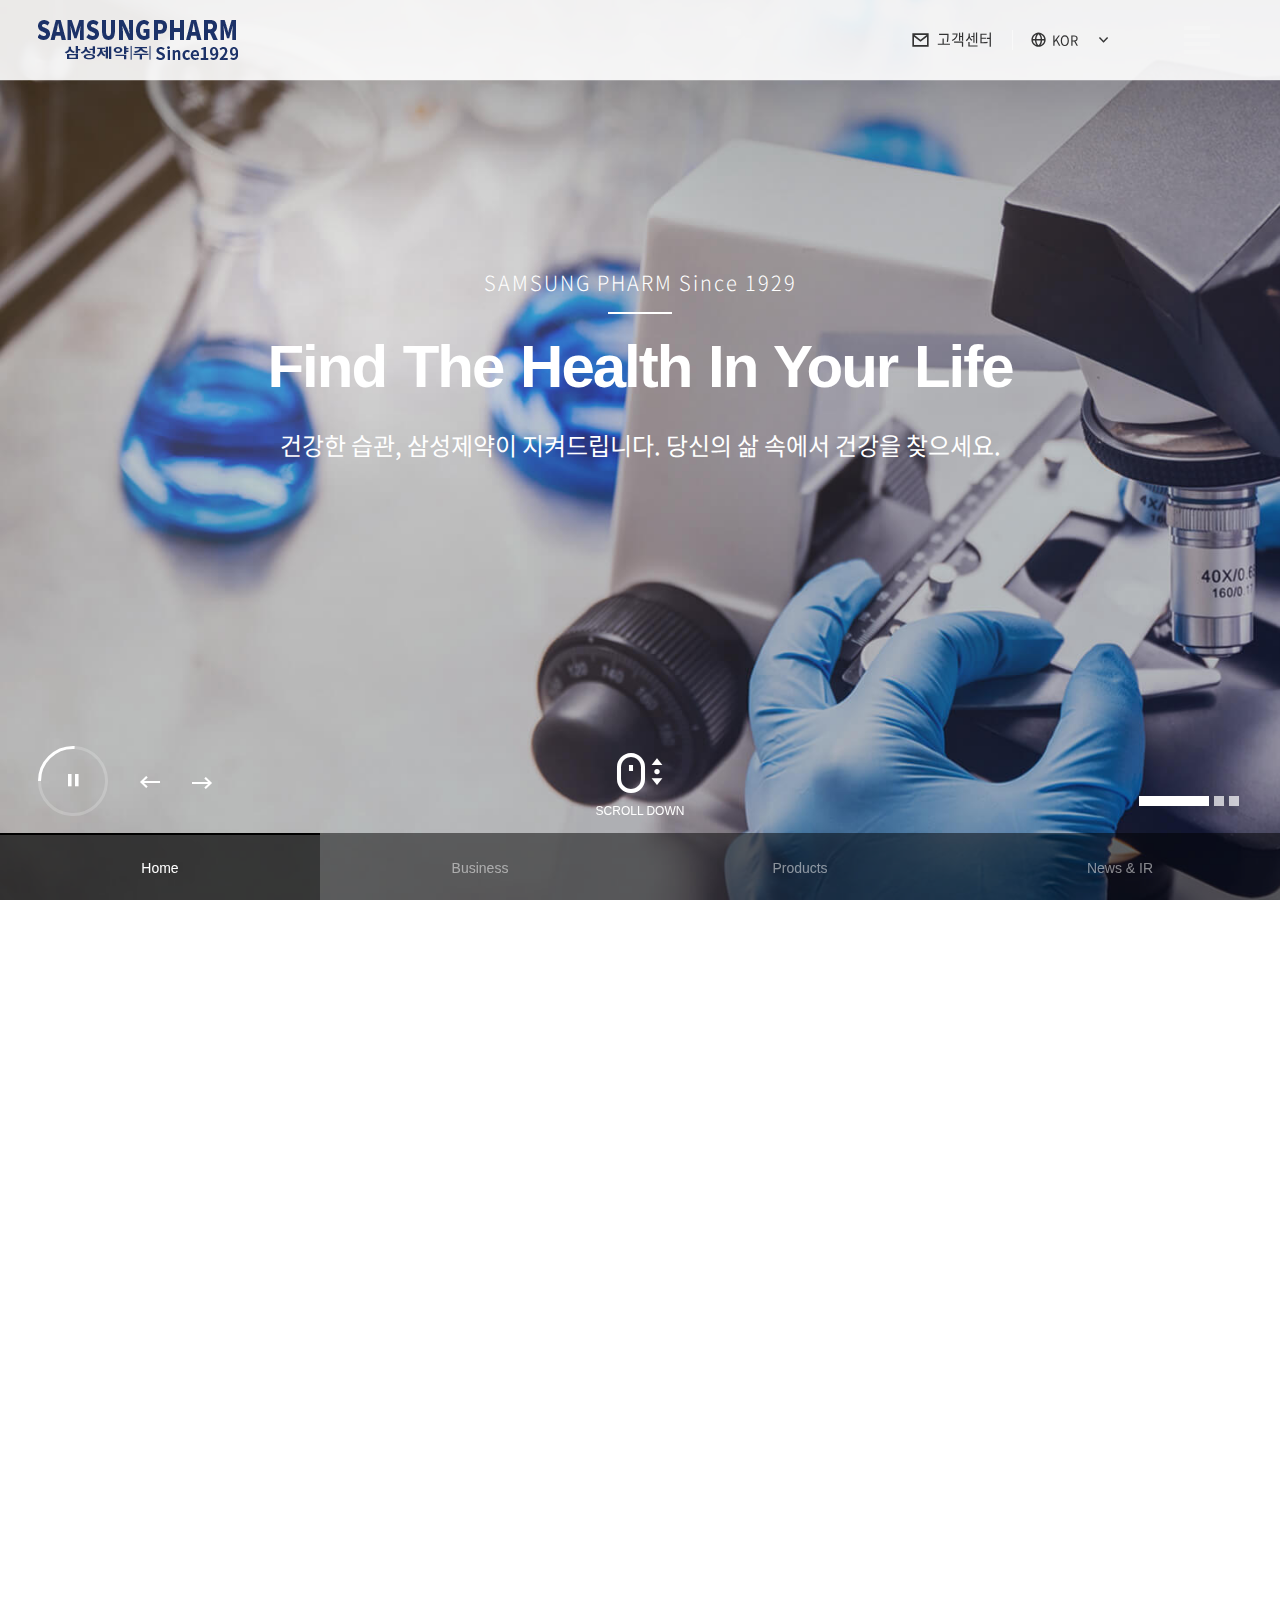
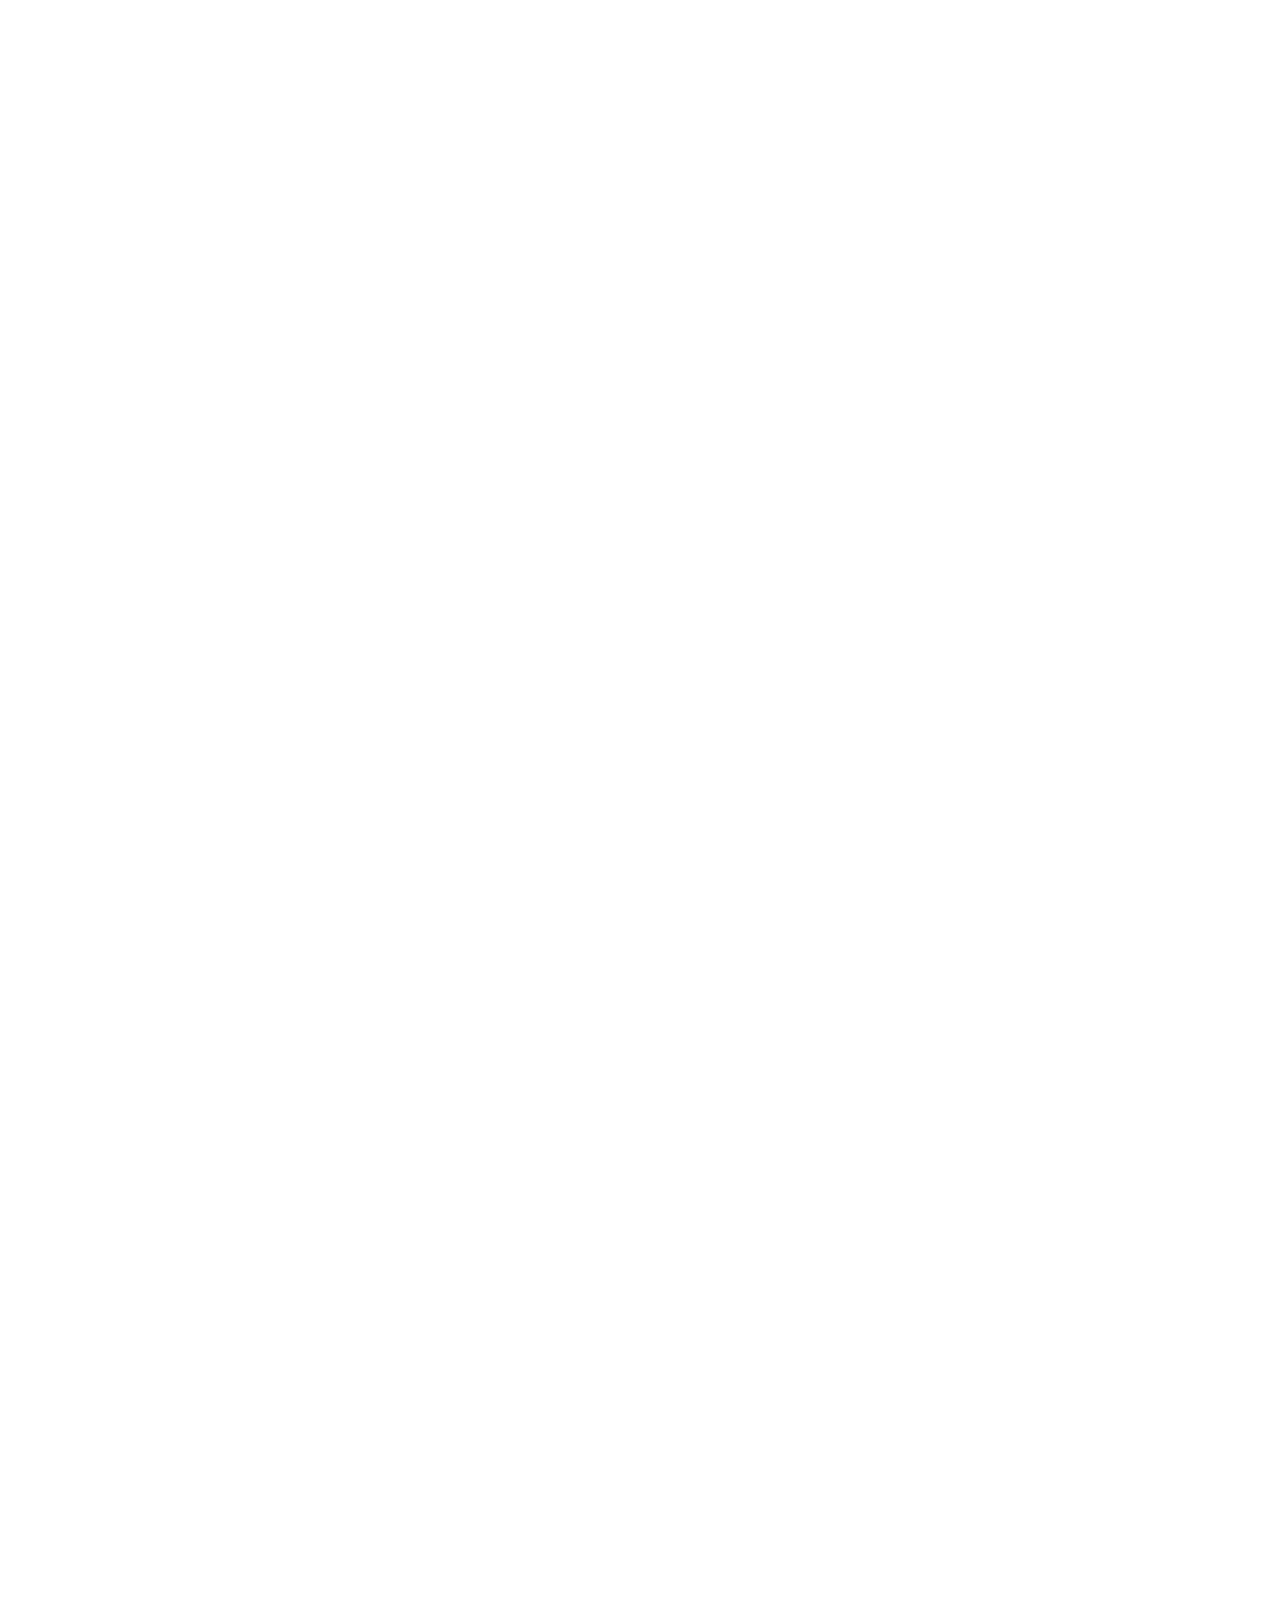
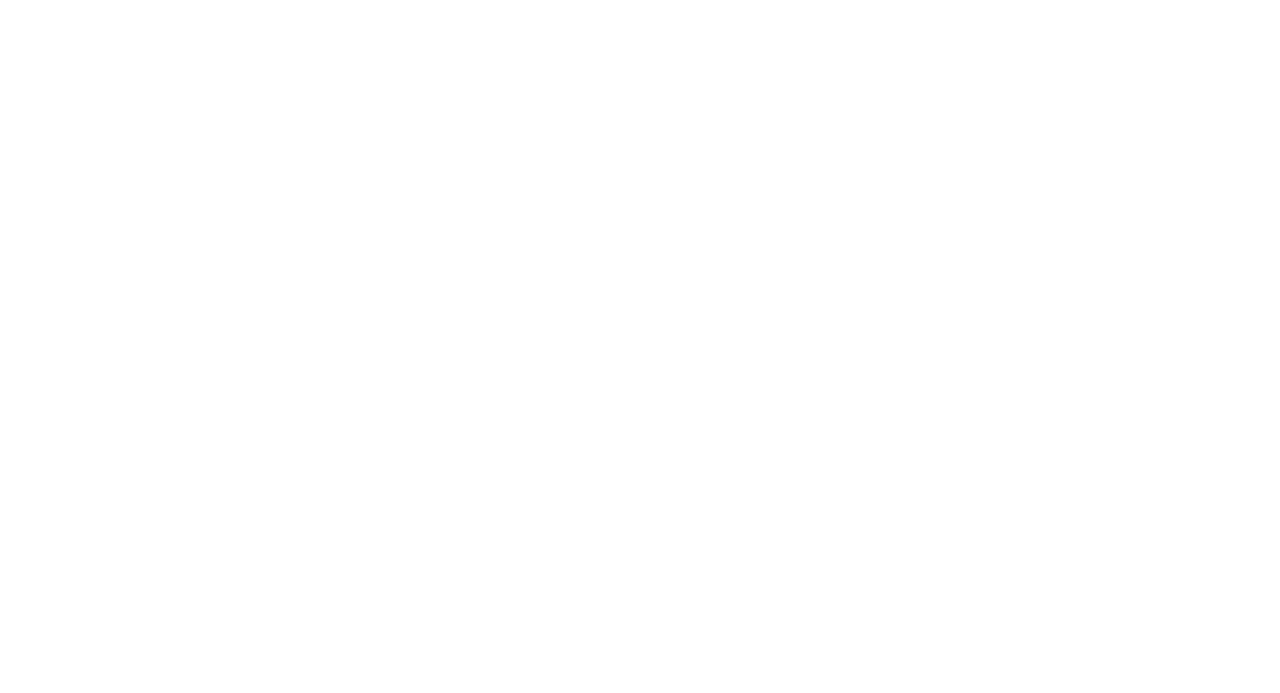
<file: html/sspharm/index.html>
<!DOCTYPE html>
<html lang="ko">
<head>
    <meta charset="UTF-8">
    <meta http-equiv="X-UA-Compatible" content="IE=edge">
    <meta name="viewport" content="width=device-width, initial-scale=1.0">
    <title>삼성제약</title>
    <script src="js/jquery-1.10.2.min.js" type="text/javascript"></script>
    <link href="css/inc.css" rel="stylesheet" type="text/css" />
    <link href="css/style.css" rel="stylesheet" type="text/css" />
    <link href="css/font.css" rel="stylesheet" type="text/css" />
    <link href="css/board.css" rel="stylesheet" type="text/css" />
    <link href="css/style_response.css" rel="stylesheet" type="text/css" />
    <link href="css/xeicon.min.css" rel="stylesheet" type="text/css" />
    <script src="js/inc.js" type="text/javascript"></script>
    <script src="js/placeholders.min.js" type="text/javascript" defer="defer"></script>
    <link rel="stylesheet" href="js/slick/slick.css" type="text/css" media="screen" />
    <script type="text/javascript" src="js/slick/slick.js"></script>
    <link rel="shortcut icon" href="images/inc/favicon.ico" />
</head>
<body>
    <!--header start-->
    <div id="header" class="fWrap">
        <span class="head_bg"></span>
        <div class="box0 top_wrap headerH flex space vc">
            <h1 class="logo"><a href="#"></a></h1>
            <div class="gnb_wrap">
                <div class="gnbBg headerT"></div>
                <div class="menu">
                    <!--gnb start-->
                    <ul class="gnb flex">
                        <li>
                            <a href="#" class="dp1 va_wrap"><span class="va">삼성제약</span></a>
                            <ul class="dp2 flex">
                                <li><a href="#" class="va_wrap"><span class="va">인사말</span></a></li>
                                <li><a href="#" class="va_wrap"><span class="va">연혁</span></a></li>
                                <li><a href="#" class="va_wrap"><span class="va">회사소개</span></a></li>
                                <li><a href="#" class="va_wrap"><span class="va">연구소소개</span></a></li>
                                <li><a href="#" class="va_wrap"><span class="va">문의전화안내</span></a></li>
                                <li><a href="#" class="va_wrap"><span class="va">위치안내</span></a></li>
                            </ul>
                        </li>
                        <li>
                            <a href="#" class="dp1 va_wrap"><span class="va">제품정보</span></a>
                            <ul class="dp2 flex">
                                <li><a href="#" class="va_wrap"><span class="va">전문의약품</span></a></li>
                                <li><a href="#" class="va_wrap"><span class="va">일반의약품</span></a></li>
                                <li><a href="#" class="va_wrap"><span class="va">의약외품</span></a></li>
                                <li><a href="#" class="va_wrap"><span class="va">약국용드링크</span></a></li>
                                <li><a href="#" class="va_wrap"><span class="va">건강기능식품</span></a></li>
                                <li><a href="#" class="va_wrap"><span class="va">기타</span></a></li>
                                <li><a href="#" class="va_wrap"><span class="va">식품</span></a></li>
                                <li><a href="#" class="va_wrap"><span class="va">의약품공지사항</span></a></li>
                                <li><a href="#" class="va_wrap"><span class="va">FAQ</span></a></li>
                            </ul>
                        </li>
                        <li>
                            <a href="#" class="dp1 va_wrap"><span class="va">홍보센터</span></a>
                            <ul class="dp2 flex">
                                <li><a href="#" class="va_wrap"><span class="va">삼성소식</span></a></li>
                                <li><a href="#" class="va_wrap"><span class="va">보도자료</span></a></li>
                                <li><a href="#" class="va_wrap"><span class="va">영상광고</span></a></li>
                                <li><a href="#" class="va_wrap"><span class="va">1:1문의</span></a></li>
                            </ul>
                        </li>
                        <li>
                            <a href="#" class="dp1 va_wrap"><span class="va">기업IR</span></a>
                            <ul class="dp2 flex">
                                <li><a href="#" class="va_wrap"><span class="va">재무정보</span></a></li>
                                <li><a href="#" class="va_wrap"><span class="va">주가정보</span></a></li>
                                <li><a href="#" class="va_wrap"><span class="va">공시정보</span></a></li>
                            </ul>
                        </li>
                        <li>
                            <a href="#" class="dp1 va_wrap"><span class="va">채용정보</span></a>
                            <ul class="dp2 flex">
                                <li><a href="#" class="va_wrap"><span class="va">인재상</span></a></li>
                                <li><a href="#" class="va_wrap"><span class="va">인사안내</span></a></li>
                                <li><a href="#" class="va_wrap"><span class="va">채용정보</span></a></li>
                            </ul>
                        </li>
                    </ul>
                    <!--gnb end-->
                </div>
            </div>
            <div class="etc_wrap flex vc">
                <div class="cnt">
                    <a href="javascript:void(0)" class="contact_btn"><i class="xi xi-mail-o icon"></i><i class="tt">고객센터</i></a>
                </div>
                <div class="lang toggleWrap">
                    <a href="javascript:void(0)" class="lang_btn" onclick="toggleClass(this)"><i class="xi xi-globus icon"></i><i class="tt">KOR</i><i class="xi xi-angle-down-min arrow"></i></a>
                    <ul class="list">
                        <li><a href="#" class="lang_btn"><i class="xi xi-globus icon"></i><i class="tt">ENG</i><i class="xi xi-angle-right-min arrow"></i></a></li>
                    </ul> 
                </div>
                <div class="all_wrap toggleWrap">
                    <a href="javascript:void(0)" class="all_btn" onclick="toggleClass(this); toggleClass(this,'html,body','hidden');"><i class="xi xi-align-left"></i></a>
                    <div class="all flex vc">
                        <a href="javascript:void(0)" class="close_btn" onclick="toggleClass(this); toggleClass(this,'html,body','hidden');"><i class="xi xi-close-thin"></i></a>
                        <div class="box1">
                            <p class="all_logo"><img src="images/inc/logo.png" alt="" /></p>
                            <!--gnb start-->
                            <ul class="gnb flex">
                                <li>
                                    <a href="#" class="dp1 va_wrap"><span class="va">삼성제약</span></a>
                                    <ul class="dp2 flex">
                                        <li><a href="#" class="va_wrap"><span class="va">인사말</span></a></li>
                                        <li><a href="#" class="va_wrap"><span class="va">연혁</span></a></li>
                                        <li><a href="#" class="va_wrap"><span class="va">회사소개</span></a></li>
                                        <li><a href="#" class="va_wrap"><span class="va">연구소소개</span></a></li>
                                        <li><a href="#" class="va_wrap"><span class="va">문의전화안내</span></a></li>
                                        <li><a href="#" class="va_wrap"><span class="va">위치안내</span></a></li>
                                    </ul>
                                </li>
                                <li>
                                    <a href="#" class="dp1 va_wrap"><span class="va">제품정보</span></a>
                                    <ul class="dp2 flex">
                                        <li><a href="#" class="va_wrap"><span class="va">전문의약품</span></a></li>
                                        <li><a href="#" class="va_wrap"><span class="va">일반의약품</span></a></li>
                                        <li><a href="#" class="va_wrap"><span class="va">의약외품</span></a></li>
                                        <li><a href="#" class="va_wrap"><span class="va">약국용드링크</span></a></li>
                                        <li><a href="#" class="va_wrap"><span class="va">건강기능식품</span></a></li>
                                        <li><a href="#" class="va_wrap"><span class="va">기타</span></a></li>
                                        <li><a href="#" class="va_wrap"><span class="va">식품</span></a></li>
                                        <li><a href="#" class="va_wrap"><span class="va">의약품공지사항</span></a></li>
                                        <li><a href="#" class="va_wrap"><span class="va">FAQ</span></a></li>
                                    </ul>
                                </li>
                                <li>
                                    <a href="#" class="dp1 va_wrap"><span class="va">홍보센터</span></a>
                                    <ul class="dp2 flex">
                                        <li><a href="#" class="va_wrap"><span class="va">삼성소식</span></a></li>
                                        <li><a href="#" class="va_wrap"><span class="va">보도자료</span></a></li>
                                        <li><a href="#" class="va_wrap"><span class="va">영상광고</span></a></li>
                                        <li><a href="#" class="va_wrap"><span class="va">1:1문의</span></a></li>
                                    </ul>
                                </li>
                                <li>
                                    <a href="#" class="dp1 va_wrap"><span class="va">기업IR</span></a>
                                    <ul class="dp2 flex">
                                        <li><a href="#" class="va_wrap"><span class="va">재무정보</span></a></li>
                                        <li><a href="#" class="va_wrap"><span class="va">주가정보</span></a></li>
                                        <li><a href="#" class="va_wrap"><span class="va">공시정보</span></a></li>
                                    </ul>
                                </li>
                                <li>
                                    <a href="#" class="dp1 va_wrap"><span class="va">채용정보</span></a>
                                    <ul class="dp2 flex">
                                        <li><a href="#" class="va_wrap"><span class="va">인재상</span></a></li>
                                        <li><a href="#" class="va_wrap"><span class="va">인사안내</span></a></li>
                                        <li><a href="#" class="va_wrap"><span class="va">채용정보</span></a></li>
                                    </ul>
                                </li>
                            </ul>
                            <!--gnb end-->
                        </div>
                    </div>
                </div>
            </div>
        </div>
    </div>
    <script type="text/javascript">
    function headerGnb(){
        var gnb = $('#header .gnb_wrap .gnb')
        var gnbDp1 = $('#header .gnb_wrap .gnb > li')
        var gnbDp2 = $('#header .gnb_wrap .gnb .dp2')
        var headerDp1 = $('#header .gnb_wrap .gnb li.on')
        headerDp1.addClass("on")
        gnbDp1.mouseenter(function(){
            gnbDp2.hide();
            $(this).children(".dp2").fadeIn(200);
        });
        gnbDp1.mouseleave(function(){
            gnbDp2.hide();
        });
        gnb.mouseenter(function(){
            $("#header .gnbBg, #header .top_wrap .dp2").equalizeHeights();
            $("#header .gnbBg").slideDown(200);
        });
        gnb.mouseleave(function(){
            $("#header .gnbBg").hide();
        });	
    };

    </script>
    <!--header end-->
    <!--contents start-->
        <div class="mainNav_wrap va_wrap">
            <div class="va">
                <ul id="mainNav">
                    <li><a href="javascript:void(0)" onclick="goFullpage(1)"><span class="tt">Home</span><span class="line"></span></a></li>
                    <li><a href="javascript:void(0)" onclick="goFullpage(2)"><span class="tt">Business</span><span class="line"></span></a></li>
                    <li><a href="javascript:void(0)" onclick="goFullpage(3)"><span class="tt">Products</span><span class="line"></span></a></li>
                    <li><a href="javascript:void(0)" onclick="goFullpage(4)"><span class="tt">News & IR</span><span class="line"></span></a></li>
                </ul>
            </div>
        </div>
        <div id="fullpage">
            <div id="section0" class="section">
                <div class="swiper-container mainSlider linkScroll" data-no="0">
                    <div class="swiper-wrapper">
                        <div class="swiper-slide el">
                            <div class="bg" style="background-image:url(images/main/visual1.jpg)"></div>
                            <div class="box1">
                                <div class="slogan">
                                    <p class="t0">SAMSUNG PHARM Since 1929</p>
                                    <p class="line"></p>
                                    <p class="t1">Find The Health In Your Life</p>
                                    <p class="t2">건강한 습관, 삼성제약이 지켜드립니다. 당신의 삶 속에서 건강을 찾으세요.</p>
                                </div>
                            </div>
                        </div>
                        <div class="swiper-slide el">
                            <div class="bg" style="background-image:url(images/main/visual2.jpg)"></div>
                            <div class="box1">
                                <div class="slogan">
                                    <p class="t0">SAMSUNG PHARM Since 1929</p>
                                    <p class="line"></p>
                                    <p class="t1">Find The Health In Your Life</p>
                                    <p class="t2">인류의 건강한 미래를 꿈꾸는 길, 삼성제약이 함께 합니다.</p>
                                </div>
                            </div>
                        </div>
                        <div class="swiper-slide el">
                            <div class="bg" style="background-image:url(images/main/visual3.jpg)"></div>
                            <div class="box1">
                                <div class="slogan">
                                    <p class="t0">SAMSUNG PHARM Since 1929</p>
                                    <p class="line"></p>
                                    <p class="t1">Find The Health In Your Life</p>
                                    <p class="t2">평생 건강지킴이 삼성제약이 함께 하겠습니다.</p>
                                </div>
                            </div>
                        </div>
                        <div class="mainControl">
                            <div class="box0 flex vc">
                                <div class="mainProgress"></div>
                                <div class="mainPauseWrap sliderPauseWrap">
                                    <i class="xi xi-pause mainSlider-pause mainSlider-btn" onclick="sliderPause(this,mainSlider)"></i>
                                    <i class="xi xi-play mainSlider-play mainSlider-btn" onclick="sliderPlay(this,mainSlider)"></i>
                                </div>
                                <div class="mainSlider-prev mainSlider-btn"><i class="xi xi-long-arrow-left"></i></div>
                                <div class="mainSlider-next mainSlider-btn"><i class="xi xi-long-arrow-right"></i></div>
                                <div class="mainSlider-pagination mgL"></div>
                            </div>
                        </div>
                        <a id="scrollAni" href="javascript:goFullpage(2)"><i class="xi xi-mouse"></i><i class="xi xi-scroll"></i><span class="tt">Scroll Down</span></a>
                    </div>
                </div>
            </div>
            <div id="section1" class="section">
                <div class="wrap_bg" style="background-image:url(images/main/con1_bg.jpg); background-position:left bottom"></div>
                <div class="wrap_con">
                    <div class="box1 headerT">
                        <div class="main_tit">
                            <p class="t1">Business Area</p>
                            <p class="t2">삼성제약은 의료시장의 선두주자로 혁신적이며 경쟁력 있는 의약품 및 최적화된 바이오 사업구조를 가지고 있습니다.</p>
                        </div>
                        <div class="main_con">
                            <ul class="main_technology flex wrap space">
                                <li>
                                    <a href="#" class="hover_st1">
                                        <span class="img resize hover_in"><em class="obj re bg_fix" style="background-image:url(images/main/con1_img04.jpg)"></em><em class="layer st1"><i class="xi more"></i></em></span>
                                        <span class="con"><strong class="t1">전문의약품</strong><!--<i class="t2">RIAVAX 4월 출시<br />다양한 OTC제품 유통</i>--></span>
                                    </a>
                                </li>
                                <li>
                                    <a href="#" class="hover_st1">
                                        <span class="img resize hover_in"><em class="obj re bg_fix" style="background-image:url(images/main/con1_img01.jpg)"></em><em class="layer st1"><i class="xi more"></i></em></span>
                                        <span class="con"><strong class="t1">일반의약품</strong><!--<i class="t2">R&amp;D 전문인력의 다양한 신제품을 <br />기반으로 중국시장에 진출</i>--></span>
                                    </a>
                                </li>
                                <li>
                                    <a href="#" class="hover_st1">
                                        <span class="img resize hover_in"><em class="obj re bg_fix" style="background-image:url(images/main/con1_img05.jpg)"></em><em class="layer st1"><i class="xi more"></i></em></span>
                                        <span class="con"><strong class="t1">건강기능식품</strong><!--<i class="t2">뛰어난 원자재, 회사 인프라를 이용하여<br />높은 부가가치의 프리미엄 제품을 개발</i>--></span>
                                    </a>
                                </li>
                            </ul>
                        </div>
                    </div>
                </div>
            </div>
            <div id="section2" class="section">
                <div class="wrap_bg" style="background-image:url(images/main/con2_bg.jpg); background-position:left top"></div>
                <div class="wrap_con">
                    <div class="box1 headerT">
                        <div class="main_tit">
                            <p class="t1">Products</p>
                            <p class="t2">인류의 건강과 삶의 질 향상에 기여하는 글로벌 바이오제약 기업 삼성제약</p>
                        </div>
                        <div class="main_con">
                            <div class="main_prod_wrap">
                                <ul class="main_prod_in di_wrap">
                                    <li>
                                        <div class="main_search_con in">
                                            <dl>
                                                <dt><span class="en">SAMSUNG PHARM</span><span class="tit">제품검색</span></dt>
                                                <dd>삼성제약의 다양한 제품을 검색을 통해 확인하실 수 있습니다.</dd>
                                            </dl>
                                            <div class="searchBox">
                                                <div class="inp_wrap">
                                                    <input type="text" msg="검색어를" class="search_inp" placeholder="검색어를 입력하세요.">
                                                    <button type="submit" class="search_btn" onclick="location.href='javascript:void(0)'"><i class="xi xi-search"></i></button>
                                                </div>
                                            </div>
                                        </div>
                                    </li>
                                    <li>
                                        <div class="main_prod_con in prod borderBox prodSlider_wrap1">
                                            <div class="main_prod_tit"><p class="tt">전문의약품</p></div>
                                            <div class="swiper-container prodSlider prodSlider1 linkScroll" data-no="0" id="prodSlider1">
                                                <div class="swiper-wrapper">
                                                    <div class="swiper-slide el">
                                                        <div class="bg" style="background-image:url(images/main/prod1.jpg)"></div>
                                                        <div class="prodTit"><p class="prod_tt">리아백스주</p></div>
                                                    </div>
                                                    <div class="swiper-slide el">
                                                        <div class="bg" style="background-image:url(images/main/prod2.jpg)"></div>
                                                        <div class="prodTit"><p class="prod_tt">제품명이 들어갑니다.</p></div>
                                                    </div>
                                                    <div class="swiper-slide el">
                                                        <div class="bg" style="background-image:url(images/main/prod3.jpg)"></div>
                                                        <div class="prodTit"><p class="prod_tt">제품명이 들어갑니다.</p></div>
                                                    </div>
                                                </div>                                        
                                            </div>
                                            <div class="prodControl">
                                                <div class="box0 flex vc">
                                                    <div class="prodSlider-prev prodSlider-btn"><i class="xi xi-angle-left"></i></div>
                                                    <div class="prodSlider-next prodSlider-btn"><i class="xi xi-angle-right"></i></div>
                                                    <div class="prodPauseWrap">
                                                        <i class="xi xi-pause prodSlider-pause prodSlider-btn"></i>
                                                        <i class="xi xi-play prodSlider-play prodSlider-btn"></i>
                                                    </div>
                                                </div>
                                            </div>
                                        </div>
                                    </li>
                                    <li>
                                        <div class="main_prod_con in prod borderBox prodSlider_wrap2">
                                            <div class="main_prod_tit"><p class="tt">일반의약품</p></div>
                                            <div class="swiper-container prodSlider prodSlider2 linkScroll" data-no="1" id="prodSlider2">
                                                <div class="swiper-wrapper">
                                                    <div class="swiper-slide el">
                                                        <div class="bg" style="background-image:url(images/main/prod2_1.jpg)"></div>
                                                        <div class="prodTit"><p class="prod_tt">제품명이 들어갑니다.</p></div>
                                                    </div>
                                                    <div class="swiper-slide el">
                                                        <div class="bg" style="background-image:url(images/main/prod2_2.jpg)"></div>
                                                        <div class="prodTit"><p class="prod_tt">제품명이 들어갑니다.</p></div>
                                                    </div>
                                                    <div class="swiper-slide el">
                                                        <div class="bg" style="background-image:url(images/main/prod2_3.jpg)"></div>
                                                        <div class="prodTit"><p class="prod_tt">제품명이 들어갑니다.</p></div>
                                                    </div>
                                                </div>
                                            </div>
                                            <div class="prodControl">
                                                <div class="box0 flex vc">
                                                    <div class="prodSlider-prev prodSlider-btn"><i class="xi xi-angle-left"></i></div>
                                                    <div class="prodSlider-next prodSlider-btn"><i class="xi xi-angle-right"></i></div>
                                                    <div class="prodPauseWrap">
                                                        <i class="xi xi-pause prodSlider-pause prodSlider-btn"></i>
                                                        <i class="xi xi-play prodSlider-play prodSlider-btn"></i>
                                                    </div>
                                                </div>
                                            </div>
                                        </div>
                                    </li>
                                    <li>
                                        <div class="main_prod_con in prod borderBox prodSlider_wrap3">
                                            <div class="main_prod_tit"><p class="tt">의약품</p></div>
                                            <div class="swiper-container prodSlider prodSlider3 linkScroll" data-no="2" id="prodSlider3">
                                                <div class="swiper-wrapper">
                                                    <div class="swiper-slide el">
                                                        <div class="bg" style="background-image:url(images/main/prod3_1.jpg)"></div>
                                                        <div class="prodTit"><p class="prod_tt">제품명이 들어갑니다.</p></div>
                                                    </div>
                                                    <div class="swiper-slide el">
                                                        <div class="bg" style="background-image:url(images/main/prod3_2.jpg)"></div>
                                                        <div class="prodTit"><p class="prod_tt">제품명이 들어갑니다.</p></div>
                                                    </div>
                                                </div>                                        
                                            </div>
                                            <div class="prodControl">
                                                <div class="box0 flex vc">
                                                    <div class="prodSlider-prev prodSlider-btn"><i class="xi xi-angle-left"></i></div>
                                                    <div class="prodSlider-next prodSlider-btn"><i class="xi xi-angle-right"></i></div>
                                                    <div class="prodPauseWrap">
                                                        <i class="xi xi-pause prodSlider-pause prodSlider-btn"></i>
                                                        <i class="xi xi-play prodSlider-play prodSlider-btn"></i>
                                                    </div>
                                                </div>
                                            </div>
                                        </div>
                                    </li>
                                </ul>
                            </div>
                        </div><!--main_con end-->
                    </div>
                </div>
            </div>
            <div id="section3" class="section">
                <div class="wrap_bg" style="background-image:url(images/main/con3_bg.jpg)"></div>
                <div class="wrap_con">
                    <div class="box1 headerT">
                        <ul class="main_cont flex wrap space">
                            <li>
                                <div class="wrap_in">
                                    <div class="main_tit al"><i class="t3 en">news</i></div>
                                    <ul class="main_board c2 borderBox">
                                        <li>
                                            <a href="javascript:void(0)" class="flex vc">
                                                <span class="date"><i class="t1">00.00</i><i class="t2">2021</i></span>
                                                <span class="con"><i class="t1">타이틀이 들어갑니다.</i></span>
                                                <span class="more"><i class="xi"></i></span>
                                            </a>
                                        </li>
                                   </ul>
                                </div>
                            </li>
                            <li>
                                <div class="wrap_in">
                                    <div class="main_tit al"><i class="t3">삼성소식</i></div>
                                    <ul class="main_board c1 borderBox">
                                        <li>
                                            <a href="javascript:vod(0)" class="flex vc">
                                                <span class="date"><i class="t1">00.00</i><i class="t2">2021</i></span>
                                                <span class="con"><i class="t1">타이틀이 들어갑니다.</i></span>
                                                <span class="more"><i class="xi"></i></span>
                                            </a>
                                        </li>
                                    </ul>
                                </div>
                            </li>
                            <li class="w1">
                                <div class="wrap_in">
                                    <div class="main_tit al"><i class="t3">기업IR</i></div>
                                    <ul class="main_ir flex wrap">
                                        <li class="c1"><a href="#" class="flex vc hc col"><i class="xi xi-equalizer-thin"></i><i class="t1">주가정보</i><i class="more"></i></a></li>
                                        <li class="c2"><a href="#" class="flex vc hc col"><i class="xi xi-document"></i><i class="t1">공시정보</i><i class="more"></i></a></li>
                                        <li class="c3"><a href="#" class="flex vc hc col"><i class="xi xi-percent"></i><i class="t1">재무정보</i><i class="more"></i></a></li>
                                    </ul>
                                </div>
                            </li>
                            <li class="w2">
                                <div class="wrap_in shadow ct">
                                    <div class="main_link resize s2" style="background-image:url(images/main/con3_img01.jpg)">
                                        <div class="re flex vc">
                                            <div class="in">
                                                <p class="t1">의약품 공지사항</p>
                                                <p class="t2">삼성제약(주) 의약품 공지사항을 안내드립니다.</p>
                                                <a class="more"><i class="tt">바로가기</i><i class="xi xi-angle-right"></i></a>
                                            </div>
                                        </div>
                                    </div>
                                </div>
                            </li>
                            <li class="w2">
                                <div class="wrap_in shadow ct">
                                    <div class="main_link resize s2" style="background-image:url(images/main/con3_img02.jpg)">
                                        <div class="re flex vc">
                                            <div class="in">
                                                <p class="t1">채용정보</p>
                                                <p class="t2">삼성제약(주)과 함께 성장할 열정있는 인재를 기다립니다.</p>
                                                <a class="more"><i class="tt">바로가기</i><i class="xi xi-angle-right"></i></a>
                                            </div>
                                        </div>
                                    </div>
                                </div>
                            </li>
                        </ul>
                    </div>
                </div>
            </div>
            <div id="section4" class="section fp-auto-height">
                <!--footer start-->
                <div id="footer">
                    <div class="link_wrap">
                        <div class="box1 flex wrap space">
                            <ul class="menu_wrap flex wrap">
                                <li><a href="#" class="va_wrap"><span class="va tt">삼성제약</span></a></li>
                                <li><a href="#" class="va_wrap"><span class="va tt">개인정보처리방침</span></a></li>
                                <li><a href="#" class="va_wrap"><span class="va tt">찾아오시는길</span></a></li>
                                <li><a href="#" class="va_wrap"><span class="va tt">인재채용</span></a></li>
                            </ul>
                            <div class="etc_wrap flex">
                                <div class="family_wrap toggleWrap">
                                    <a href="javascript:void(0)" title="Family Site 열기" class="family_btn va_wrap" onclick="toggleClass(this)"><span class="va"><i class="tt">Family Site</i><i class="xi xi-angle-down arrow"></i></span></a>
                                    <ul class="family">
                                        <li><a href="#" class="family_btn va_wrap"><span class="va"><i class="tt">Site Name</i><i class="xi xi-angle-right-min arrow"></i></span></a></li>
                                    </ul> 
                                </div>
                                <a href="javascript:goFullpage(1)" class="goTop va_wrap" title="맨 위로 이동"><span class="va"><i class="xi xi-arrow-top"></i><i class="tt">TOP</i></span></a>
                            </div>
                        </div>
                    </div>
                    <div class="info_wrap">
                        <div class="box1 flex wrap">
                            <p class="logo"><img src="images/inc/logo_w.png" alt="삼성제약(주)" /></p>
                            <ul class="info flex wrap">
                                <li>삼성제약(주)</li>
                                <li>ADD. 경기도 화성시 향남읍 제약공단4길 10 (우)445-746</li>
                                <li>TEL. 031-353-6681</li>
                                <li>FAX. 031-353-6685</li>
                                <li>소비자문의전화. 080-777-8285
                                </li>
                                <li class="copyright">COPYRIGHT(C) SAMSUNG PHARM co.,Ltd. ALL RIGHTS RESERVED.</li>
                            </ul>
                        </div>
                    </div>
                </div>                
                <!--footer end-->
            </div>
        </div>

    <!--cnetents end-->
    <link href="js/fullpage/jquery.fullPage.css" rel="stylesheet" type="text/css" />
    <script src="js/fullpage/jquery.fullPage.js" type="text/javascript"></script>
    <link href="js/swiper/swiper.css" rel="stylesheet" type="text/css" />
    <script src="js/swiper/swiper.js" type="text/javascript"></script>
    <script src="js/swiper/circle-progress.min.js" type="text/javascript"></script>
    <script type="text/javascript">
        $(function() {
            $('#fullpage').fullpage({
            normalScrollElements : '#header .all',
            //responsiveHeight : 768,
            afterLoad: function(anchorLink, index){
                $("#mainNav > li").removeClass("on")
                $("#mainNav > li:nth-child("+(index)+")").addClass("on")
                if(index == 1){
                    $("body").removeClass("color")
                }else{
                    $("body").addClass("color")
                }
            },
            'onLeave': function(index, nextIndex, direction){
                if (index == 4 && direction == 'down'){
                    $("#section3").addClass("fix");
                    $("#header").addClass("hide");
                }else{
                    $("#section3").removeClass("fix");
                    $("#header").removeClass("hide");
                }
            }
            });
            //$.fn.fullpage.setAllowScrolling(false);
        });
        var mainSliderProg = $('.mainProgress');
        mainSliderProg.circleProgress({
            startAngle: -Math.PI,
            value: 0,
            lineCap: 'butt',
            fill: {color: '#fff'},
            emptyFill : "rgba(255,255,255,.2)",
            size: 70,
            thickness:3
        });
        
        $(window).load(function(){
        mainSlider = new Swiper('.mainSlider', {
            slidesPerView: 'auto',
            effect: 'fade',
            speed: 1000,
            spaceBetween: 0,
            freeMode: false,
            loop: true,
            loopFillGroupWithBlank: false,
            centeredSlides: false,
            autoplay: {
             delay: 5000,
             disableOnInteraction: false,
            },
            pagination: {
             el: '.mainSlider-pagination',
             clickable: true
            },
            navigation: {
            nextEl: '.mainSlider-next',
            prevEl: '.mainSlider-prev',
            },
            on: {
                slideChange: function(){
                var rIdx = this.realIndex+1;
                var len = this.slides.length - this.loopedSlides*2;
                var pEnd = 1/len*rIdx;
                mainSliderProg.circleProgress('value', pEnd);
                }
            }
        });
        
        prodSlider1 = new Swiper('.prodSlider1', {
            slidesPerView: 'auto',
            effect: 'slide',
            speed: 1000,
            spaceBetween: 0,
            freeMode: false,
            loop: true,
            loopFillGroupWithBlank: false,
            centeredSlides: false,
            autoplay: {
             delay: 5000,
             disableOnInteraction: false,
            },
            pagination: {
             el: '.prodSlider-pagination',
             clickable: false
            },
            navigation: {
            nextEl: '.prodSlider_wrap1 .prodSlider-next',
            prevEl: '.prodSlider_wrap1 .prodSlider-prev',
            },
            on: {
                slideChange: function(){
        //		var rIdx = this.realIndex+1;
        //		var len = this.slides.length - this.loopedSlides*2;
        //		var pEnd = 1/len*rIdx;
        //		mainSliderProg.circleProgress('value', pEnd);
                }
            }
        });
        prodSlider2 = new Swiper('.prodSlider2', {
            slidesPerView: 'auto',
            effect: 'slide',
            speed: 1000,
            spaceBetween: 0,
            freeMode: false,
            loop: true,
            loopFillGroupWithBlank: false,
            centeredSlides: false,
            autoplay: {
             delay: 5000,
             disableOnInteraction: false,
            },
            pagination: {
             el: '.prodSlider-pagination',
             clickable: false
            },
            navigation: {
            nextEl: '.prodSlider_wrap2 .prodSlider-next',
            prevEl: '.prodSlider_wrap2 .prodSlider-prev',
            },
            on: {
                slideChange: function(){
        //		var rIdx = this.realIndex+1;
        //		var len = this.slides.length - this.loopedSlides*2;
        //		var pEnd = 1/len*rIdx;
        //		mainSliderProg.circleProgress('value', pEnd);
                }
            }
        });
        prodSlider3 = new Swiper('.prodSlider3', {
            slidesPerView: 'auto',
            effect: 'slide',
            speed: 1000,
            spaceBetween: 0,
            freeMode: false,
            loop: true,
            loopFillGroupWithBlank: false,
            centeredSlides: false,
            autoplay: {
             delay: 5000,
             disableOnInteraction: false,
            },
            pagination: {
             el: '.prodSlider-pagination',
             clickable: false
            },
            navigation: {
            nextEl: '.prodSlider_wrap3 .prodSlider-next',
            prevEl: '.prodSlider_wrap3 .prodSlider-prev',
            },
            on: {
                slideChange: function(){
        //		var rIdx = this.realIndex+1;
        //		var len = this.slides.length - this.loopedSlides*2;
        //		var pEnd = 1/len*rIdx;
        //		mainSliderProg.circleProgress('value', pEnd);
                }
            }
        });
        
        });
        
        function sliderPause(obj,slider){
            $(obj).parents(".mainPauseWrap").addClass("pause");
            $(obj).parents(".prodPauseWrap").addClass("pause");
            slider.autoplay.stop();
        }
        function sliderPlay(obj,slider){
            $(obj).parents(".mainPauseWrap").removeClass("pause");
            $(obj).parents(".prodPauseWrap").removeClass("pause");
            slider.autoplay.start();
        }
        function goFullpage(idx){
            $.fn.fullpage.moveTo(idx)
        }
        
        
        
        </script>


</body>
</html>
</file>
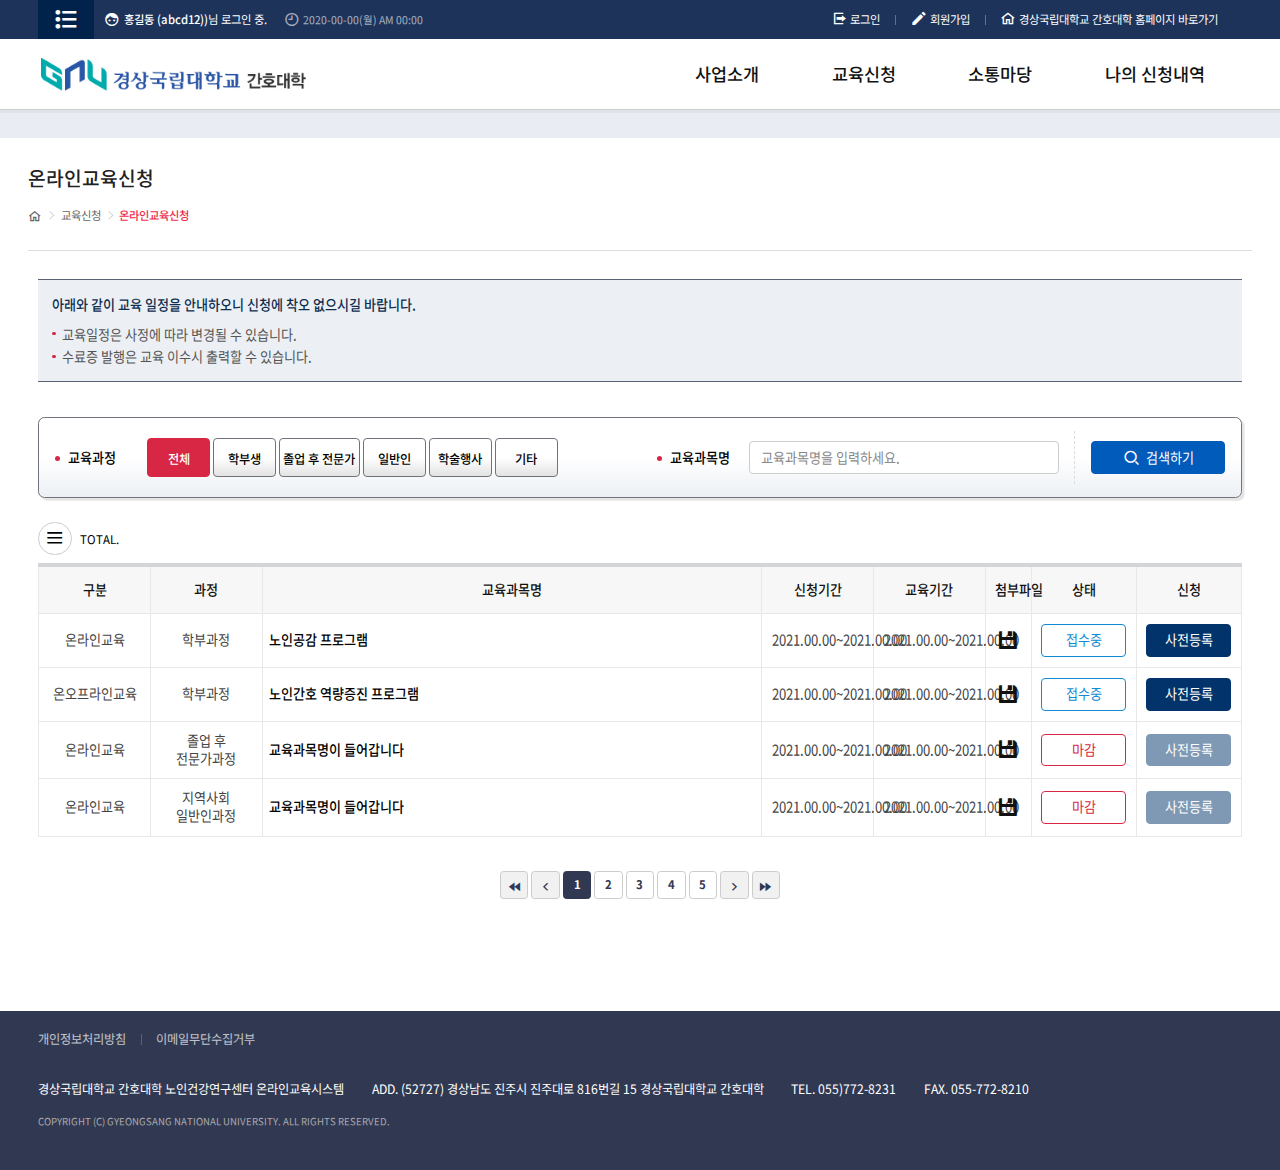
<file: html/gnu/sub.html>
<!DOCTYPE html>
<html lang="ko">
<head>
    <meta charset="UTF-8">
    <meta http-equiv="X-UA-Compatible" content="IE=edge">
    <meta name="viewport" content="width=device-width, initial-scale=1.0">
    <title>경상국립대학교 간호대학 노인건강연구센터 온라인교육시스템</title>
</head>
<link rel="stylesheet" type="text/css" href="css/inc.css?v=0.1" />
<link rel="stylesheet" type="text/css" href="css/font.css" />
<link rel="stylesheet" type="text/css" href="css/style.css?v=0.3" />
<link rel="stylesheet" type="text/css" href="css/board.css?v=0.3" />
<link rel="stylesheet" type="text/css" href="css/style_response.css?v=0.3" />
<link rel="stylesheet" type="text/css" href="css/board_response.css?v=0.3" />
<link rel="stylesheet" type="text/css" href="css/xeicon.min.css" />
<link rel="stylesheet" type="text/css" href="js/slick/slick.css" />
<script type="text/javascript" src="js/jquery-1.10.2.min.js"></script>
<script type="text/javascript" src="js/inc.js"></script>
<script type="text/javascript" src="js/ui.js"></script>
<script type="text/javascript" src="js/slick/slick.js"></script>
<script type="text/javascript" src="js/placeholders.min.js" defer="defer"></script>
<!--<script type="text/javascript" src="/js/jquery-ui/js/jquery-ui-1.10.3.custom.js"></script>
<link href="/js/jquery-ui/css/smoothness/jquery-ui-1.10.3.custom.css" rel="stylesheet" type="text/css" />-->
<link rel="shortcut icon" href="images/inc/favicon.ico" />
<body class="sub">
    <!--haeder start-->
    <div id="header">
        <div class="top_wrap">
            <div class="box1 fl_wrap">
                <div class="user_wrap vm_wrap">
                    <div class="btnAll"><a href="javascript:void(0);" class="in vm_wrap" onClick="toggleClass(this,'#header','nav_open');"><i class="xi xi-list-dot"></i></a></div>
                    <div class="con vm_tt">
                            <span class="user"><i class="xi xi-emoticon"></i><i class="tt t1">홍길동 (abcd12))</i><i class="tt t2">님 로그인 중.</i></span>
                        <span class="time"><i class="xi xi-clock-o"></i><i class="tt" id="todayTime">2020-00-00(월) AM 00:00</i></span>
                    </div>

                </div>
                <div class="menu_wrap vm_wrap right">
                    <ul class="menu vm_tt fl_wrap">
                        <li><a href="#" class="in"><i class="xi xi-log-out"></i><span class="tt">로그인</span></a></li>
                        <li><a href="#" class="in"><i class="xi xi-pen"></i><span class="tt">회원가입</span></a></li>
                        <li><a href="https://cap.gnu.ac.kr/main/" class="in" target="_blank"><i class="xi xi-home-o"></i><span class="tt">경상국립대학교 간호대학 홈페이지 바로가기</span></a></li>
                    </ul>
                </div>
            </div>
        </div>
        <!--전체메뉴 -->
        <div class="nav_wrap">
            <div id="nav" class="nav">
                <div class="box1">
                    <!--gnb start-->
                    <ul class="gnb st1 fl_wrap">
                        <li class="m_gisep">
                            <a href="#" class="dp1 vm_wrap"><span class="vm_tt">사업소개</span></a>
                            <ul class="dp2 fl_wrap">
                                <li><a href="#" class="vm_wrap"><span class="vm_tt">GISEP 사업소개</span></a></li>
                            </ul>
                        </li>
                        <li class="m_edu">
                            <a href="#" class="dp1 vm_wrap"><span class="vm_tt">교육신청</span></a>
                            <ul class="dp2 fl_wrap">
                                <li><a href="#" class="vm_wrap"><span class="vm_tt">온라인교육신청</span></a></li>
                            </ul>
                        </li>
                        <li class="m_notice">
                            <a href="#" class="dp1 vm_wrap"><span class="vm_tt">소통마당</span></a>
                            <ul class="dp2 fl_wrap">
                                <li><a href="#" class="vm_wrap"><span class="vm_tt">공지사항</span></a></li>
                                <li><a href="#" class="vm_wrap"><span class="vm_tt">소식</span></a></li>
                                <li><a href="#" class="vm_wrap"><span class="vm_tt">문의하기</span></a></li>
                                <li><a href="#" class="vm_wrap"><span class="vm_tt">오시는길</span></a></li>
                            </ul>
                        </li>
                        <li class="m_edu">
                            <a href="#" class="dp1 vm_wrap"><span class="vm_tt">나의 신청내역</span></a>
                        </li>
                    </ul>
                    <!--gnb end-->
                </div>
            </div>
        </div>
        <!--전체메뉴 end -->
        <div class="gnb_wrap">
            <div class="box1 fl_wrap">
                <h1 class="logo vm_wrap">
                <a href="index.html" class="vm_tt"><span class="mark"><img src="images/inc/logo.jpg" /></span></a>
                <!--<a href="<?=$link_linkurl?>" class="vm_tt"><span class="txt"><i class="t1"><?=$site_name1?></i><i class="t1"><?=$site_name2?></i></span></a>-->
                </h1>
                <div class="menu right">
                    <!--gnb start-->
                    <ul class="gnb st1 fl_wrap">
                        <li class="m_gisep">
                            <a href="#" class="dp1 vm_wrap"><span class="vm_tt">사업소개</span></a>
                            <ul class="dp2 fl_wrap">
                                <li><a href="#" class="vm_wrap"><span class="vm_tt">GISEP 사업소개</span></a></li>
                            </ul>
                        </li>
                        <li class="m_edu">
                            <a href="#" class="dp1 vm_wrap"><span class="vm_tt">교육신청</span></a>
                            <ul class="dp2 fl_wrap">
                                <li><a href="#" class="vm_wrap"><span class="vm_tt">온라인교육신청</span></a></li>
                            </ul>
                        </li>
                        <li class="m_notice">
                            <a href="#" class="dp1 vm_wrap"><span class="vm_tt">소통마당</span></a>
                            <ul class="dp2 fl_wrap">
                                <li><a href="#" class="vm_wrap"><span class="vm_tt">공지사항</span></a></li>
                                <li><a href="#" class="vm_wrap"><span class="vm_tt">소식</span></a></li>
                                <li><a href="#" class="vm_wrap"><span class="vm_tt">문의하기</span></a></li>
                                <li><a href="#" class="vm_wrap"><span class="vm_tt">오시는길</span></a></li>
                            </ul>
                        </li>
                        <li class="m_edu">
                            <a href="#" class="dp1 vm_wrap"><span class="vm_tt">나의 신청내역</span></a>
                        </li>
                    </ul>
                    <!--gnb end-->
                </div>
                <div class="util">
                    <a href="javascript:void(0);" class="vm_wrap btnAll" title="전체메뉴" onclick="toggleClass(this,'#header','m_nav_open'); toggleClass(this,'body,html','hidden')"><span class="vm_tt in"><i class="ham"></i></span></a>
                </div>
            </div>
        </div>
        <div class="nav_layer js_mouse_wheel">
            <div class="box1">
                <!--nav start-->
                <div id="m_nav" class="m_nav">
                    <div class="nav_wrap2">
                        <div  class="nav_logo vm_wrap">
                            <a href="index.html" class="vm_tt"><img src="images/inc/logo.jpg" alt="logo" /></a>
                        </div>
                        <ul class="nav_mem flex">
                            <li class="en"><a href="#"><i class="xi xi-log-in"></i><i class="tt">LOGIN</i></a></li>
                            <li class="en"><a href="#"><i class="xi xi-user-plus-o"></i><i class="tt">JOIN</i></a></li>
                        </ul>
                        <div class="nav_gnb">
                            <!--gnb start-->
                            <ul class="gnb st1 fl_wrap">
                                <li class="m_gisep">
                                    <a href="#" class="dp1 vm_wrap"><span class="vm_tt">사업소개</span></a>
                                    <ul class="dp2 fl_wrap">
                                        <li><a href="#" class="vm_wrap"><span class="vm_tt">GISEP 사업소개</span></a></li>
                                    </ul>
                                </li>
                                <li class="m_edu">
                                    <a href="sub.html" class="dp1 vm_wrap"><span class="vm_tt">교육신청</span></a>
                                    <ul class="dp2 fl_wrap">
                                        <li><a href="sub.html" class="vm_wrap"><span class="vm_tt">온라인교육신청</span></a></li>
                                    </ul>
                                </li>
                                <li class="m_notice">
                                    <a href="#" class="dp1 vm_wrap"><span class="vm_tt">소통마당</span></a>
                                    <ul class="dp2 fl_wrap">
                                        <li><a href="#" class="vm_wrap"><span class="vm_tt">공지사항</span></a></li>
                                        <li><a href="#" class="vm_wrap"><span class="vm_tt">소식</span></a></li>
                                        <li><a href="#" class="vm_wrap"><span class="vm_tt">문의하기</span></a></li>
                                        <li><a href="#" class="vm_wrap"><span class="vm_tt">오시는길</span></a></li>
                                    </ul>
                                </li>
                                <li class="m_edu">
                                    <a href="#" class="dp1 vm_wrap"><span class="vm_tt">나의 신청내역</span></a>
                                </li>
                            </ul>
                            <!--gnb end-->
                            <ul class="goLink">
                                <li class="en"><a href="https://cap.gnu.ac.kr/main/" target="_blank"><i class="xi xi-bank"></i><i class="tt">경상국립대학교 간호대학 홈페이지 바로가기</i></a></li>
                            </ul>
                        </div>
                    </div>
                </div>
                <!--nav end-->
            </div>
        </div>
    </div>
    <!--header end-->
    <!--contents start-->
    <div id="contents">
        <div class="sub_layout">
            <div class="doc_wrap">
                <div class="doc_tit">
                    <h2 class="tit">온라인교육신청</h2>
                    <ul class="nav">
                        <li class="home"><i class="xi xi-home-o"></i></li>
                        <li class="tt">교육신청</li>
                        <li class="tt">온라인교육신청</li>
                    </ul>
                </div>
                <div class="doc">
                    <div class="box1">
                        <!--설명 -->
                        <div class="page_ex_box st1 mg1">
                            <div class="inner txt">
                                <div class="in">
                                    <p class="in_tt t1"><strong class="c3">아래와 같이 교육 일정을 안내하오니 신청에 착오 없으시길 바랍니다.</strong></p>
                                    <ul class="page_list dp3">
                                        <li><p class="tt">교육일정은 사정에 따라 변경될 수 있습니다.</p></li>
                                        <li><p class="tt">수료증 발행은 교육 이수시 출력할 수 있습니다.</p></li>
                                    </ul>
                                </div>
                            </div>
                        </div>
                        <!--설명 끝 -->
                        <!--교육서치 시작-->
                        <div class="page_search_wrap st1 flex">
                            <div class="inner con_wrap">
                                <div class="inp_row flex">
                                    <div class="in flex">
                                        <div class="tit"><strong class="icon">교육과정</strong></div>
                                        <div class="inp">
                                            <div class="page_cate">
                                                <ul class="cate">
                                                    <li class="on"><a href="javascript:void(0)"><span class="tt">전체</span></a></li>
                                                    <li><a href="javascript:void(0)"><span class="tt">학부생</span></a></li>
                                                    <li><a href="javascript:void(0)"><span class="tt">졸업 후 전문가</span></a></li>
                                                    <li><a href="javascript:void(0)"><span class="tt">일반인</span></a></li>
                                                    <li><a href="javascript:void(0)"><span class="tt">학술행사</span></a></li>
                                                    <li><a href="javascript:void(0)"><span class="tt">기타</span></a></li>
                                                </ul>
                                            </div>
                                        </div>	
                                    </div>
                                    <div class="in flex in2">
                                        <div class="tit"><strong class="icon">교육과목명</strong></div>
                                        <div class="inp">
                                            <input type="text" class="input_st inp_w100" placeholder="교육과목명을 입력하세요." name="" value="">
                                        </div>
                                    </div>
                                </div>
                            </div>
                            <div class="inner btn_wrap">
                                <div class="in">
                                    <button class="input_st s2 c3"><i class="xi xi-search"></i><i class="tt">검색하기</i></button>
                                </div>
                            </div>
                        </div>
                        <!--교육서치 끝-->
                        <div class="total_wrap"><i class="xi xi-bars"></i><span><i class="t1">Total.</i><i class="t2"><?=number_format($total)?></i></span></div>
                        <table width="100%" border="0" cellspacing="0" cellpadding="0" class="board_table list response listSt4">
                            <col class="w_type6" />
                            <col class="w_type6" />
                            <col class="w_tit" />
                            <col class="w_dateFull" />
                            <col class="w_dateFull" />
                            <col class="w_file" />
                            <col class="w_state" />
                            <col class="w_btn" />
                            <thead>
                                <tr>
                                    <th class="w_type6">구분</th>
                                    <th class="w_type6">과정</th>
                                    <th class="w_tit">교육과목명</th>
                                    <th class="w_dateFull">신청기간</th>
                                    <th class="w_dateFull">교육기간</th>
                                    <th class="w_file">첨부파일</th>
                                    <th class="w_state">상태</th>
                                    <th class="w_btn">신청</th>
                                </tr>
                            </thead>
                            <tbody>
                                <tr>
                                    <td class="w_type6" data-th="구분">온라인교육</td>
                                    <td class="w_type6" data-th="과정">학부과정</td>
                                    <td class="w_tit" data-th="교육과목명"><strong class="bd_txt c4">노인공감 프로그램</strong></td>
                                    <td class="w_dateFull" data-th="신청기간">2021.00.00~2021.00.00</td>
                                    <td class="w_dateFull" data-th="교육기간">2021.00.00~2021.00.00</td>
                                    <td class="w_file" data-th="첨부파일">
                                        <a href="javascript:void(0)" class="board_icon file"><i class="xi"></i></a>
                                    </td>
                                    <td class="w_state" data-th="상태">
                                        <span class="state full c2 re">접수중</span>
                                        <!--<span class="state full c3 re">마감</span>-->
                                    </td>
                                    <td class="w_btn" data-th="사전등록">
                                            <button type="button" class="input_st full c4" onClick="location.href='../sub_edu/edu_app.php'">사전등록</button>
                                    </td>
                                </tr>
                                <tr>
                                    <td class="w_type6" data-th="구분">온오프라인교육</td>
                                    <td class="w_type6" data-th="과정">학부과정</td>
                                    <td class="w_tit" data-th="교육과목명"><strong class="bd_txt c4">노인간호 역량증진 프로그램</strong></td>
                                    <td class="w_dateFull" data-th="신청기간">2021.00.00~2021.00.00</td>
                                    <td class="w_dateFull" data-th="교육기간">2021.00.00~2021.00.00</td>
                                    <td class="w_file" data-th="첨부파일">
                                        <a href="javascript:void(0)" class="board_icon file"><i class="xi"></i></a>
                                    </td>
                                    <td class="w_state" data-th="상태">
                                        <span class="state full c2 re">접수중</span>
                                        <!--<span class="state full c3 re">마감</span>-->
                                    </td>
                                    <td class="w_btn" data-th="사전등록">
                                            <button type="button" class="input_st full c4" onClick="location.href='../sub_edu/edu_app.php'">사전등록</button>
                                            <!--<button type="button" class="input_st full c4" disabled="disabled">신청</button>--><!--신청 마감 됐을때-->
                                    </td>
                                </tr>
                                <tr>
                                    <td class="w_type6" data-th="구분">온라인교육</td>
                                    <td class="w_type6" data-th="logo.jpg">졸업 후 전문가과정</td>
                                    <td class="w_tit" data-th="교육과목명"><strong class="bd_txt c4">교육과목명이 들어갑니다</strong></td>
                                    <td class="w_dateFull" data-th="신청기간">2021.00.00~2021.00.00</td>
                                    <td class="w_dateFull" data-th="교육기간">2021.00.00~2021.00.00</td>
                                    <td class="w_file" data-th="첨부파일">
                                        <a href="javascript:void(0)" class="board_icon file"><i class="xi"></i></a>
                                    </td>
                                    <td class="w_state" data-th="상태">
                                        <!--<span class="state full c2 re">접수중</span>-->
                                        <span class="state full c3 re">마감</span>
                                    </td>
                                    <td class="w_btn" data-th="사전등록">
                                            <button type="button" class="input_st full c4" disabled="disabled">사전등록</button><!--신청 마감 됐을때-->
                                    </td>
                                </tr>
                                <tr>
                                    <td class="w_type6" data-th="구분">온라인교육</td>
                                    <td class="w_type6" data-th="과정">지역사회 일반인과정</td>
                                    <td class="w_tit" data-th="교육과목명"><strong class="bd_txt c4">교육과목명이 들어갑니다</strong></td>
                                    <td class="w_dateFull" data-th="신청기간">2021.00.00~2021.00.00</td>
                                    <td class="w_dateFull" data-th="교육기간">2021.00.00~2021.00.00</td>
                                    <td class="w_file" data-th="첨부파일">
                                        <a href="javascript:void(0)" class="board_icon file"><i class="xi"></i></a>
                                    </td>
                                    <td class="w_state" data-th="상태">
                                        <!--<span class="state full c2 re">접수중</span>-->
                                        <span class="state full c3 re">마감</span>
                                    </td>
                                    <td class="w_btn" data-th="사전등록">
                    <!--						<button type="button" class="input_st full c4" onClick="location.href='../sub_edu/edu_app_ori.php'">신청</button>-->
                                            <button type="button" class="input_st full c4" disabled="disabled">사전등록</button><!--신청 마감 됐을때-->
                                    </td>
                                </tr>
                            </tbody>
                        </table>
                        <!--<div class="no_con">등록된 내역이 없습니다.</div>-->
                        <!--paging start-->
                        <div class="board_paging">
                            <button class="icon" onclick="javascript:location.href='#'"><i class="xi first"></i></button>
                            <button class="icon" onclick="javascript:location.href='#'"><i class="xi prev"></i></button>
                            <button class="on">1</button>
                            <button onclick="javascript:location.href='#'">2</button>
                            <button onclick="javascript:location.href='#'">3</button>
                            <button onclick="javascript:location.href='#'">4</button>
                            <button onclick="javascript:location.href='#'">5</button>
                            <button class="icon" onclick="javascript:location.href='#'"><i class="xi next"></i></button>
                            <button class="icon" onclick="javascript:location.href='#'"><i class="xi last"></i></button>
                        </div>
                        <!--paging end-->
                        
                    </div>
                </div>
            </div>
        </div>
    </div>
    <!--contents end-->

    <!--footer 시작 -->
    <div id="footer">
        <a href="javascript:goTop();" class="goTop vm_wrap"><span class="vm_tt"><i class="xi xi-angle-up-thin"></i><i class="tt">TOP</i></span></a>
        <div class="info_wrap">
            <div class="box1">
                <div class="inner">
                    <ul class="menu fl_wrap">
                        <li><a href="#" class="in">개인정보처리방침</a></li>
                        <li><a href="#" class="in">이메일무단수집거부</a></li>
                    </ul>
                    <div class="info">
                        <span class="tt">경상국립대학교 간호대학 노인건강연구센터 온라인교육시스템</span>
                        <span class="tt">Add. (52727) 경상남도 진주시 진주대로 816번길 15 경상국립대학교 간호대학</span>
                        <span class="tt">Tel. <a onclick="UI.Layout.telLink('055)772-8231',this)">055)772-8231</a></span>
                        <span class="tt">Fax.  055-772-8210</span>
                        <p class="copy en">COPYRIGHT (c) GYEONGSANG NATIONAL UNIVERSITY. ALL RIGHTS RESERVED.</p>
                    </div>            
                </div>
            </div>
        </div>
    </div>
    <!--footer end -->
</body>
</html>
</file>
<file: html/gnu/css/inc.css>
@charset "utf-8";
/* CSS Document */
html{-ms-text-size-adjust:100%;-webkit-text-size-adjust: 100%;}
html,body,div,p,span,a,img,ul,ol,li,dl,dt,dd,h1,h2,h3,h4,form,input,select,textarea,button,label,fieldset,table,tr,td,th,tbody,thead,tfoot,caption,video,strong,em,i,b{ margin:0; padding:0; word-break:keep-all; font-family:inherit; font-size:inherit; font-weight:inherit;}
ul,ol,li{ list-style:none;}
img { border:none; max-width:100%;}
em,i{ font-style:normal;}
strong,th,b{ font-weight:500;}
table{ table-layout:fixed; border-collapse:collapse; border-spacing:0;}
span, strong, a, em, i, b, input, button, textarea, select{ font-size:inherit; font-family:inherit; vertical-align:middle;}
input[type=button], input[type=submit], button{ cursor:pointer;}
select{ max-width:100%;}
*:focus, a:focus, input:focus, button:focus, textarea:focus, select:focus{ outline:none;}
a, input, button, textarea, select, li{ -webkit-tap-highlight-color:transparent;}
input[type="text"],input[type="password"],input[type=button],input[type=submit],input[type="file"],button,label,textarea,select{ appearance:none; -webkit-appearance:none; -moz-appearance:none; -webkit-border-radius:0;}

::selection     { background:#00abad; color:#fff !important;}
::-moz-selection{ background:#00abad; color:#fff !important;}

a:link   { color:#111; text-decoration:none;}
a:visited{ color:#111;}
a:active { color:#111;}
a:hover  { color:#111; text-decoration:none;}

html{ overflow-x:hidden; overflow-y:scroll;}
body{ font-family:'notokr', '돋움', 'Dotum', sans-serif; font-weight:400; line-height:1.2;}
body.hidden, html.hidden{ overflow-y:hidden;}
/*body.hidden{ margin-right:17px;}*/ /*레이어팝업뜰때 공백생겨서 삭제*/

/*inc*/
.al{ text-align: left !important;}
.ac{ text-align: center !important;}
.ar{ text-align: right !important;}

.vt{ vertical-align:top !important;}
.vm{ vertical-align:middle !important;}
.vb{ vertical-align:bottom !important;}

.fl{ float:left !important;}
.fr{ float:right !important;}
.cl{ clear:both !important; display:block;}
.oh{ overflow:hidden !important;}

.pr{ position:relative; z-index:inherit;}
.pa{ position:absolute; z-index:inherit;}
.pf{ position:fixed; z-index:inherit;}

.di{ display:inline-block; *display:inline; zoom:1;}
.db{ display:block !important;}
.dn{ display:none !important;}

.di_wrap{ font-size:0;}
.di_wrap > *{ display:inline-block; *display:inline; zoom:1; vertical-align:top; font-size:16px; font-size:1rem;}
.di_wrap > * > .in{ display:block;}

.fl_wrap{ *zoom:1;}
.fl_wrap:after{ content:""; display:block; clear:both;}
.fl_wrap > *     { float:left;}
.fl_wrap > .left { float:left;}
.fl_wrap > .right{ float:right;}
.fl_wrap > * > .in{ display:block;}

.di_table,
.di_table .th,
.di_table .td{ box-sizing:border-box;}
.di_table{ display:table; table-layout:fixed; width:100%; border-collapse:collapse; border-spacing:0;}
.di_table .tr{ display:table-row;}
.di_table .th,
.di_table .td{ display:table-cell; vertical-align:middle;}

.flex{ display:flex; justify-content:space-between; align-content:center;}
.flex.wrap{ flex-wrap:wrap;}
.flex.column{ flex-direction:column;}
.flex.center{ align-items:center;}
.flex.cont_center { justify-content:center;}
.flex.cont_strat  { justify-content:flex-start;}
.flex.cont_around { justify-content:space-around;}
.flex.cont_stretch{ align-items:stretch;}
.flex.item_stretch{ align-self:stretch;}
.flexAc{ display:inline-flex; align-items:center; justify-content:center; text-align:center;}
.flex.vc{ align-items:center; justify-content:center;}


.vm_wrap{ display:block; text-align:center; white-space:nowrap;}
.vm_wrap:before{ content:""; display:inline-block; *display:inline; zoom:1; vertical-align:middle; width:0; height:100%;}
.vm_tt{ display:inline-block; *display:inline; zoom:1; vertical-align:middle; max-width:100%; height:auto; white-space:normal; box-sizing:border-box;}
.vm_wrap img{ display:inline-block; *display:inline; zoom:1; vertical-align:middle; max-height:100%;}

.resize{ display:block; height:0; padding-bottom:66.66%; position:relative;}
.resize .re{ position:absolute; left:0; top:0; width:100%; height:100%;}
.resize.s1 { padding-bottom:100%;}
.resize.s2 { padding-bottom:60%;}

.con_idx{ position:relative;}
.con_idx > .idx{ position:absolute; left:0; top:0; width:100%; height:0; overflow:hidden; visibility:hidden; filter:alpha(opacity=0); opacity:0;}
.con_idx > .idx.on{ position:relative; height:auto; overflow:visible; visibility:visible; filter:alpha(opacity=100); opacity:1;}

/*popup*/
.popOpen{ margin-right:17px;}
.popOpen .wrapFix #header{ right:17px;}
.popOpen #footer .goTop{ display:none;}

.layer_wrap{ position:fixed; left:0; top:0; width:100%; height:100%; visibility:hidden; z-index:1000;}
.layer_wrap .layer_bg{ position:absolute; z-index:9999; width:100%; height:100%; left:0; top:0; background:#000; opacity:0; transition:.5s;}
.layer_wrap .layer_frame{ position:absolute; z-index:10000; left:0; top:0; width:100%; height:100%; opacity:0; transition:.2s;}
.layer_wrap .layer_img{ position:absolute; z-index:10000; left:2%; top:2%; width:96%; height:96%;}
.layer_wrap .layer_img img{ position:relative; z-index:2;}
.layer_closeBg{ position:fixed; z-index:1; left:0; top:0; width:100%; height:100%;}

.layer_wrap.on{ visibility:visible;}
.layer_wrap.on .layer_bg{ opacity:.5;}
.layer_wrap.on .layer_frame{ opacity:1; transition-delay:.6s;}

body.pop{ background:transparent; position:absolute; top:0; left:0; width:100%; height:100%; box-sizing:border-box; overflow-x:hidden; overflow-y:auto;}
body.pop .popWrap .popIn,
body.pop .popWrap .popIn:before,
body.pop .popWrap .popIn .popCon{ box-sizing:border-box;}
body.pop .popWrap{ position:absolute; left:2%; top:2%; width:96%; height:96%; text-align:center; white-space:nowrap;}
body.pop .popWrap:before{ content: ""; display:inline-block; width:0; height:100%; margin-right:-4px; vertical-align:middle;}
body.pop .popWrap .popIn{ position:relative; z-index:2; display:inline-block; vertical-align:middle; overflow-y:auto; max-width:100%; max-height:100%; background:#fff; box-shadow:1px 1px 10px #333; text-align:left; white-space:normal;}
body.pop .popWrap .popIn::-webkit-scrollbar{ width:10px; height:10px;}
body.pop .popWrap .popIn::-webkit-scrollbar-thumb{ background:#999;}
body.pop .popWrap .popIn::-webkit-scrollbar-track{ background:#e6e6e6;}
body.pop .popWrap .popIn:before,
body.pop .popWrap .popIn .popCon{ padding:1.5em 25px;}
body.pop .popWrap .popIn:before{ content:attr(data-tit); display:block; padding-bottom:0; padding-right:3em; font-size:1em; color:#111; font-weight:700;}
body.pop .popWrap .popIn .popCon{ max-height:100%; min-width:250px; padding-top:1.5em; padding-bottom:2em;}
body.pop .popWrap .popIn .popClose{ position:absolute; z-index:2; top:.8em; right:1em; width:2.4em; line-height:2.4em; background:#fff; border-radius:100%; box-shadow:1px 1px 8px rgba(0,0,0,.2); text-align:center; color:#222;}
body.pop .popWrap .popIn .popClose .xi{ font-size:1.375em;}
body.pop .popWrap .popIn .popClose:hover{ background:#ee2c49; color:#fff; transition:.3s;}
body.pop .popWrap.titNon .popIn:before,
body.pop .popWrap.btnNon .popIn .popClose,
body.pop .popWrap.bgNon .layer_closeBg{ display:none;}

body.pop .popWrap .popVideo{ position:relative; z-index:2; display:inline-block; vertical-align:middle; min-width:720px; max-width:1280px;}
body.pop .popWrap .popVideo video{ max-width:100%;}
body.pop .popWrap .popVideo .fixClose{ position:fixed; top:2em; right:2em; width:4em; line-height:4em; background:#000; border-radius:100%; text-align:center; color:#fff;}
body.pop .popWrap .popVideo .fixClose .xi{ font-size:3.000em;}
body.pop .popWrap .popVideo .fixClose:hover{ background:#ee2c49; transition:.2s;}

/**/
.pd0{ padding:0 !important;}
.pt0{ padding-top:0 !important;}

.mt0{ margin-top:0 !important;}
.mt5{ margin-top:5px !important;}
.mt10{ margin-top:10px !important;}
.mt20{ margin-top:20px !important;}
.mt30{ margin-top:30px !important;}
.mt40{ margin-top:40px !important;}
.mt50{ margin-top:50px !important;}

.mb0{ margin-bottom:0 !important;}
.mb5{ margin-bottom:5px !important;}
.mb10{ margin-bottom:10px !important;}
.mb20{ margin-bottom:20px !important;}
.mb30{ margin-bottom:30px !important;}
.mb40{ margin-bottom:40px !important;}
.mb50{ margin-bottom:50px !important;}

.ml0{ margin-left:0 !important;}
.ml5{ margin-left:5px !important;}
.ml10{ margin-left:10px !important;}
.ml20{ margin-left:20px !important;}
.ml30{ margin-left:30px !important;}
.ml40{ margin-left:40px !important;}
.ml50{ margin-left:50px !important;}

.mr0{ margin-right:0 !important;}
.mr5{ margin-right:5px !important;}
.mr10{ margin-right:10px !important;}
.mr20{ margin-right:20px !important;}
.mr30{ margin-right:30px !important;}
.mr40{ margin-right:40px !important;}
.mr50{ margin-right:50px !important;}

/**/
.c_white{ color:#fff !important;}
.c_black{ color:#000 !important;}
.c_gray { color:#999 !important;}
.c_blue { color:#2a5caa !important;}
.c_red  { color:#b91515 !important;}
.c_point{ color:#71ad2c !important;}
.c_mint{ color:#019299 !important}


.fs10{ font-size:0.625em !important;}
.fs11{ font-size:0.688em !important;}
.fs12{ font-size:0.750em !important;}
.fs13{ font-size:0.813em !important;}
.fs14{ font-size:0.875em !important;}
.fs15{ font-size:0.938em !important;}
.fs16{ font-size:1.000em !important;}
.fs17{ font-size:1.063em !important;}
.fs18{ font-size:1.125em !important;}
.fs19{ font-size:1.188em !important;}
.fs20{ font-size:1.250em !important;}

.sec1 > * { width:100% !important;}
.sec2 > * { width:50% !important;}
.sec3 > * { width:33.33% !important;}
.sec4 > * { width:25% !important;}
.sec5 > * { width:20% !important;}
.sec6 > * { width:16.66% !important;}
.sec7 > * { width:14.28% !important;}
.sec8 > * { width:12.5% !important;}
.sec9 > * { width:11.11% !important;}
.sec10 > *{ width:10% !important;}
</file>
<file: html/gnu/css/font.css>
@charset "utf-8";
/* CSS Document */

/*notokr*/
@font-face {
font-family: 'notokr';
font-weight: 400;
src: url('../font/NotoSans-Regular.eot'); src:local(※);
src: url('../font/NotoSans-Regular.eot?#iefix') format('embedded-opentype'),
	 url('../font/NotoSans-Regular.woff2') format('woff2'),
	 url('../font/NotoSans-Regular.woff') format('woff'),
	 url('../font/NotoSans-Regular.otf') format('opentype'),
	 url('../font/NotoSans-Regular.svg#NotoSans-Regular') format('svg');
}
@font-face {
font-family: 'notokr';
font-weight: 700;
src: url('../font/NotoSans-Bold.eot'); src:local(※);
src: url('../font/NotoSans-Bold.eot?#iefix') format('embedded-opentype'),
	 url('../font/NotoSans-Bold.woff2') format('woff2'),
	 url('../font/NotoSans-Bold.woff') format('woff'),
	 url('../font/NotoSans-Bold.otf') format('opentype'),
	 url('../font/NotoSans-Bold.svg#NotoSans-Bold') format('svg');
}
@font-face {
font-family: 'notokr';
font-weight: 500;
src: url('../font/NotoSans-Medium.eot'); src:local(※);
src: url('../font/NotoSans-Medium.eot?#iefix') format('embedded-opentype'),
	 url('../font/NotoSans-Medium.woff2') format('woff2'),
	 url('../font/NotoSans-Medium.woff') format('woff'),
	 url('../font/NotoSans-Medium.otf') format('opentype'),
	 url('../font/NotoSans-Medium.svg#NotoSans-Medium') format('svg');
}
@font-face {
font-family: 'notokr';
font-weight: 300;
src: url('../font/NotoSans-Light.eot'); src:local(※);
src: url('../font/NotoSans-Light.eot?#iefix') format('embedded-opentype'),
	 url('../font/NotoSans-Light.woff2') format('woff2'),
	 url('../font/NotoSans-Light.woff') format('woff'),
	 url('../font/NotoSans-Light.otf') format('opentype'),
	 url('../font/NotoSans-Light.svg#NotoSans-Light') format('svg');
}

/**/
@font-face {
font-family: 'gs';
font-weight: 700;
src: url('../font/GmarketSansTTFBold.eot'); src:local(※);
src: url('../font/GmarketSansTTFBold.eot?#iefix') format('embedded-opentype'),
	 url('../font/GmarketSansTTFBold.woff2') format('woff2'),
	 url('../font/GmarketSansTTFBold.woff') format('woff'),
	 url('../font/GmarketSansTTFBold.ttf') format('truetype')
}
@font-face {
font-family: 'gs';
font-weight: 500;
src: url('../font/GmarketSansTTFMedium.eot'); src:local(※);
src: url('../font/GmarketSansTTFMedium.eot?#iefix') format('embedded-opentype'),
	 url('../font/GmarketSansTTFMedium.woff2') format('woff2'),
	 url('../font/GmarketSansTTFMedium.woff') format('woff'),
	 url('../font/GmarketSansTTFMedium.ttf') format('truetype')
}
@font-face {
font-family: 'gs';
font-weight: 300;
src: url('../font/GmarketSansTTFLight.eot'); src:local(※);
src: url('../font/GmarketSansTTFLight.eot?#iefix') format('embedded-opentype'),
	 url('../font/GmarketSansTTFLight.woff2') format('woff2'),
	 url('../font/GmarketSansTTFLight.woff') format('woff'),
	 url('../font/GmarketSansTTFLight.ttf') format('truetype')
}




/* nanum-gothic */
@font-face {
  font-family: 'ng';
  font-style: normal;
  font-weight: 400;
  src: url('../font/nanum-gothic-regular.eot');
  src: local('NanumGothic'),
       url('../font/nanum-gothic-regular.eot?#iefix') format('embedded-opentype'),
       url('../font/nanum-gothic-regular.woff2') format('woff2'),
       url('../font/nanum-gothic-regular.woff') format('woff'),
       url('../font/nanum-gothic-regular.ttf') format('truetype'),
       url('../font/nanum-gothic-regular.svg#NanumGothic') format('svg');
}
@font-face {
  font-family: 'ng';
  font-style: normal;
  font-weight: 700;
  src: url('../font/nanum-gothic-700.eot');
  src: local('NanumGothic Bold'), local('NanumGothic-Bold'),
       url('../font/nanum-gothic-700.eot?#iefix') format('embedded-opentype'),
       url('../font/nanum-gothic-700.woff2') format('woff2'),
       url('../font/nanum-gothic-700.woff') format('woff'),
       url('../font/nanum-gothic-700.ttf') format('truetype'),
       url('../font/nanum-gothic-700.svg#NanumGothic') format('svg');
}
@font-face {
  font-family: 'ng';
  font-style: normal;
  font-weight: 800;
  src: url('../font/nanum-gothic-800.eot');
  src: local('NanumGothic ExtraBold'), local('NanumGothic-ExtraBold'),
       url('../font/nanum-gothic-800.eot?#iefix') format('embedded-opentype'),
       url('../font/nanum-gothic-800.woff2') format('woff2'),
       url('../font/nanum-gothic-800.woff') format('woff'),
       url('../font/nanum-gothic-800.ttf') format('truetype'),
       url('../font/nanum-gothic-800.svg#NanumGothic') format('svg');
}
</file>
<file: html/gnu/css/style.css>
@charset "utf-8";
/* CSS Document */
body { font-size:16px;}
.box0{ /*margin:0 3%;*/}
.box1{ width:1280px; max-width:94%; margin:0 auto;}
.box2{ width:1200px; margin:0 auto}
.PC{ display:block !important}
.PHONE{ display:none !important}

/*header*/
#header{ position:relative; z-index:999;}
#header .top_wrap{ background:#1d335a;}
#header .top_wrap .vm_wrap{ height:2.8em;}
#header .top_wrap .user_wrap{ position:relative; padding-left:4.5em;}
#header .top_wrap .user_wrap .btnAll{ position:absolute; top:0; left:0; width:4em;}
#header .top_wrap .user_wrap .btnAll .in{ background:#01234b;}
#header .top_wrap .user_wrap .btnAll .xi{ font-size:2.000em; color:#fff;}
#header .top_wrap .user_wrap .con{ color:#fff;}
#header .top_wrap .user_wrap .con > *,
#header .top_wrap .user_wrap .con .tt{ display:inline-block;}
#header .top_wrap .user_wrap .con .xi{ font-size:1.125em; margin-right:.2em;}
#header .top_wrap .user_wrap .user .tt{ font-size:.813em;}
#header .top_wrap .user_wrap .user .t1{ font-weight:500;}
#header .top_wrap .user_wrap .time{ margin-left:1em; opacity:.6;}
#header .top_wrap .user_wrap .time .tt{ font-size:.750em;}

#header .top_wrap .menu_wrap .menu{ padding:0 .6em; }
#header .top_wrap .menu_wrap .menu > li .in{ position:relative; padding:.5em 1em; color:#fff;}
#header .top_wrap .menu_wrap .menu > li .in:before{ content:""; position:absolute; left:0; top:35%; height:30%; width:1px; background:#fff; opacity:.3;}
#header .top_wrap .menu_wrap .menu > li:first-child .in:before{ display:none;}
#header .top_wrap .menu_wrap .menu .xi,
#header .top_wrap .menu_wrap .menu .tt{ padding:0 .1em;}
#header .top_wrap .menu_wrap .menu .xi{ margin:-.05em 0 0 0; font-size:1.125em;}
#header .top_wrap .menu_wrap .menu .tt{ display:inline-block; font-size:.813em;}
#header .top_wrap .menu_wrap .menu .tt:hover{ text-decoration:underline;}
#header .top_wrap .menu_wrap .menu strong{ font-weight:700;}
#header .top_wrap .menu_wrap .menu.c1{ background:#1a9fbb;}

.gnb .xi.link{ font-size:.938em; line-height:1;}
.gnb .xi.link:before{ content:"\e980";}

#header .nav_wrap{ position:relative; z-index:-1; display:none;}
#header .nav_wrap:after{ content:""; position:fixed; z-index:1; left:0; right:0; height:100%; background:#000; opacity:.6;}
#header .nav_wrap .nav{ position:absolute; z-index:2; top:0; left:0; right:0; padding:2em 0; background:#ecf0f4; box-shadow:0 .3em .3em rgba(0,0,0,.2);}
#header .nav_wrap .nav .fl_wrap > li{ float:none;}
#header .nav_wrap .nav .gnb .vm_wrap{ text-align:left;}

#header .nav_wrap .nav .gnb{ display:flex; justify-content:space-between; align-content:center; align-items:stretch;}
#header .nav_wrap .nav .gnb > li{ flex:1;}
#header .nav_wrap .nav .gnb{ margin-top:1em; padding:0 1em; background:#fff; border:1px solid #d4d5d8; border-radius:.4em; box-shadow:.25em .25em 0 rgba(0,0,0,.08);}
#header .nav_wrap .nav .gnb:first-child{ margin-top:0;}
#header .nav_wrap .nav .gnb > li{ border-left:1px dashed #cfd8e2;}
#header .nav_wrap .nav .gnb > li:first-child{ border-left:none;}
#header .nav_wrap .nav .gnb > li .dp1{ position:relative; margin:0 1em; padding:1.5em .2em 1em .2em; border-bottom:2px solid #cfd8e2; font-size:.938em; color:#1d335a; font-weight:700;}
#header .nav_wrap .nav .gnb > li .dp1 .xi.link{ position:absolute; top:1.75em; right:0;}
#header .nav_wrap .nav .gnb > li .dp2{ padding:1em 0;}
#header .nav_wrap .nav .gnb > li .dp2 > li{ margin:0 1em; padding:0 .2em;}
#header .nav_wrap .nav .gnb > li .dp2 > li > a{ position:relative; padding:.4em 0; font-size:.813em; color:#005bbb; font-weight:500;}
#header .nav_wrap .nav .gnb > li .dp2 > li > a .arrow{ position:absolute; right:0; top:50%; transform:translateY(-50%); opacity:.2;}
#header .nav_wrap .nav .gnb > li .dp2 > li > a .arrow:before{ content:"\e907";}
#header .nav_wrap .nav .gnb > li .dp3{ margin:.2em 0 .6em 0;}
#header .nav_wrap .nav .gnb > li .dp3 > li{ margin-top:-1px; padding:0 .8em; border:1px solid #e5e5e5;}
#header .nav_wrap .nav .gnb > li .dp3 > li > a{ position:relative; padding:.6em 0; padding-left:.875em; font-size:.813em;}
#header .nav_wrap .nav .gnb > li .dp3 > li > a:before{ content:""; position:absolute; top:50%; left:0; transform:translateY(-50%); width:4px; height:4px; background:#ee2c49; border-radius:100%;}
#header .nav_wrap .nav .gnb > li .dp4{ padding:.4em 0 .6em 0; border-top:1px solid #eee;}
#header .nav_wrap .nav .gnb > li .dp4 > li > a{ position:relative; padding:.4em 0; padding-left:1em; font-size:.750em; color:#666;}
#header .nav_wrap .nav .gnb > li .dp4 > li > a:before{ content:""; position:absolute; top:50%; left:0; transform:translateY(-50%); width:4px; height:1px; background:#999;}

#header .nav_wrap .nav .gnb > li .dp2 > li:hover > a .arrow,
#header .nav_wrap .nav .gnb > li .dp2 > li.on > a .arrow{ opacity:1;}
#header .nav_wrap .nav .gnb > li .dp3 > li:hover,
#header .nav_wrap .nav .gnb > li .dp3 > li.on{ background:#f7f7f7;}
#header .nav_wrap .nav .gnb > li .dp3 > li:hover > a,
#header .nav_wrap .nav .gnb > li .dp3 > li.on > a{ color:#ee2c49;}
#header .nav_wrap .nav .gnb > li .dp4 > li:hover > a .vm_tt,
#header .nav_wrap .nav .gnb > li .dp4 > li.on > a .vm_tt{ color:#000; text-decoration:underline;}

#header.nav_open .top_wrap .user_wrap .btnAll .in{ background:#ee2c49;}
#header.nav_open .top_wrap .user_wrap .btnAll .xi:before{ content:"\e9af";}
#header.nav_open .nav_wrap{ z-index:99; display:block;}

#header .gnb_wrap{ background:#fff; border-bottom:1px solid #ccc; box-shadow:0 .2em 0 rgba(0,0,0,.04);}
#header .gnb_wrap .vm_wrap{ height:5em;}
#header .gnb_wrap .logo .mark,
#header .gnb_wrap .logo .txt{ display:inline-block; vertical-align:top;}
#header .gnb_wrap .logo .mark img{ width:20em;}
#header .gnb_wrap .logo .txt{ margin:-.2em 0 -8px 1em; text-align:left;}
#header .gnb_wrap .logo .txt > *{ display:block;}
#header .gnb_wrap .logo .txt .t1{ font-size:1.063em; font-weight:500; color:#00479e; line-height:1.1;}
#header .gnb_wrap .logo .txt .t2{ font-size:.750em; font-weight:700; color:#555; letter-spacing:.125em;}

#header .gnb_wrap .gnb{ position:relative;}
#header .gnb_wrap .gnb > li{ position:relative;}
#header .gnb_wrap .gnb > li .dp1{ position:relative; z-index:2; padding:0 3em;}
#header .gnb_wrap .gnb.st1 > li .dp1{ padding:0 2.6em;}
#header .gnb_wrap .gnb.st2 > li .dp1{ padding:0 1.8em;}
#header .gnb_wrap .gnb > li .dp1 .vm_tt{ font-size:1.250em; font-weight:500;}
#header .gnb_wrap .gnb > li .dp1 .link{ margin-left:.4em;}
#header .gnb_wrap .gnb > li:before{ content:""; position:absolute; z-index:1; left:1em; right:1em; bottom:-1px; height:100%; background:#1a9fbb; background:linear-gradient(135deg, #1a9fbb 0%, #005bbb 100%); opacity:0; visibility:hidden; transition:.3s;}
#header .gnb_wrap .gnb > li:hover:before,
#header .gnb_wrap .gnb > li.on:before{ height:4px; opacity:1; visibility:visible;}
#header .gnb_wrap .gnb > li:hover .dp1,
#header .gnb_wrap .gnb > li.on .dp1{ color:#005bbb;}

#header .gnb_wrap .gnb > li .fl_wrap > *{ float:none;}
#header .gnb_wrap .gnb > li .dp2{ position:absolute; left:50%; top:100%; min-width:10em; width:100%; width:calc(100% - 2px); transform:translateX(-50%); padding:.3em 0; background:#fff; border:solid #ccc; border-width:0 1px 1px 1px; z-index:-1; opacity:0; visibility:hidden;}
#header .gnb_wrap .gnb > li .dp2.posL{ left:0; transform:translateX(0);}
#header .gnb_wrap .gnb > li .dp2.posR{ left:auto; right:0; transform:translateX(0);}
#header .gnb_wrap .gnb > li .dp2.posL .vm_wrap{ text-align:left;}
#header .gnb_wrap .gnb > li .dp2.posR .vm_wrap{ text-align:left;}
#header .gnb_wrap .gnb > li .dp2 .vm_wrap{ height:auto;}
#header .gnb_wrap .gnb > li .dp2 > li{ display:flex; border-top:1px dashed #ddd;}
#header .gnb_wrap .gnb > li .dp2 > li:first-child{ border-top:none;}
#header .gnb_wrap .gnb > li .dp2 > li > a{ flex:1; padding:.8em 1em; font-size:.938em; color:#555;}
#header .gnb_wrap .gnb > li .dp2 > li > a.plus{ flex:0 0 9em;}
#header .gnb_wrap .gnb > li .dp2 > li > a.plus + .dp3{ flex:1 0 11em;}
#header .gnb_wrap .gnb > li .dp2 > li > a .vm_tt{ vertical-align:top;}

#header .gnb_wrap .gnb > li .dp3{ padding:.4em 0 .8em 0;}
#header .gnb_wrap .gnb > li .dp3 > li > a{ position:relative; padding:.3em .5em .3em .8em; font-size:.750em;}
#header .gnb_wrap .gnb > li .dp3 > li > a:before{ content:""; position:absolute; left:0; top:.7em; width:4px; height:4px; background:#1a9fbb; border-radius:100%;}

#header .gnb_wrap .gnb > li:hover .dp2{ z-index:inherit; opacity:1; visibility:visible; transition:.2s;}
#header .gnb_wrap .gnb > li .dp2 li:hover > a .vm_tt{ text-decoration:underline; color:#005bbb}


/*mobile nav*/
#header .gnb_wrap .util{ display:none}
#header .gnb_wrap .util > li{ display:inline-block; *display:inline; zoom:1; vertical-align:top;}
#header .gnb_wrap .util > li > a{ margin-left:1em;}
#header .gnb_wrap .util > li > a .xi{ font-size:1.625em;}
#header .gnb_wrap .util .btnAll .in{ position:relative; width:1.8em; height:1.4em;}
#header .gnb_wrap .util .btnAll .in .ham{ display:block;}
#header .gnb_wrap .util .btnAll .in .ham,
#header .gnb_wrap .util .btnAll .in .ham:before,
#header .gnb_wrap .util .btnAll .in .ham:after { width:100%; height:2px; background:#3c3c3d; transition:.1s;}
#header .gnb_wrap .util .btnAll .in .ham:before,
#header .gnb_wrap .util .btnAll .in .ham:after { content:""; position:absolute; left:0;}
#header .gnb_wrap .util .btnAll .in .ham:before{ top:50%;}
#header .gnb_wrap .util .btnAll .in .ham:after { top:100%;}
.bodyPC #header .gnb_wrap .util .btnAll:hover .ham,
.bodyPC #header .gnb_wrap .util .btnAll:hover .ham:after{ width:120%; background:#108ad3;}

#header .nav_layer{ position:fixed; z-index:-1; top:0; left:0; right:0; bottom:0; background:#fff; overflow-y:auto; opacity:0; visibility:hidden;}
#header .nav_layer .nav_wrap2{ padding-bottom:2em; opacity:0; visibility:hidden; transition:.2s;}
#header .nav_layer .nav_wrap2 a{ color:#555;}
#header .nav_layer .nav_wrap2 .nav_logo{ margin-bottom:2em; padding:3em 0 2em 0; border-bottom:3px solid #e4e6e8; text-align:left;}
#header .nav_layer .nav_wrap2 .nav_logo > a{ display:inline-block;}
#header .nav_layer .nav_wrap2 .nav_logo .txt{ padding-left:10px; display:block}
#header .nav_layer .nav_wrap2 .nav_logo .txt > i{ display:block; color:#00479e; font-weight:500}
#header .nav_layer .nav_wrap2 .nav_logo img{ width:13.5em;}
#header .nav_layer .nav_wrap2 .nav_mem{ text-align:right;}
#header .nav_layer .nav_wrap2 .nav_mem > li{ display:inline-block; flex:1;}
#header .nav_layer .nav_wrap2 .nav_mem > li a{ display:block; min-width:6em; padding:.6em 2em; border:1px solid rgba(255,255,255,.4); text-align:center; text-transform:uppercase; font-size:1em; font-weight:500;}
#header .nav_layer .nav_wrap2 .goLink > li a{ background:#fff !important; color:#0d2d4f !important; border:1px solid #0d2d4f !important; padding:.8em 2em; display:block; min-width:6em; font-size:1.125em; font-weight:500; text-align:center}
/*#header .nav_layer .nav_wrap2 .goLink > li:hover a{ background:#fff; color:#0d2d4f; }*/
#header .nav_layer .nav_wrap2 .nav_mem > li .xi{ margin-right:.3em;}
/*#header .nav_layer .nav_wrap2 .nav_mem > li:hover a{ background:#0d2d4f; border-color:#0d2d4f; color:#fff;}*/
#header .nav_layer .nav_wrap2 .nav_gnb .gnb > li{ float:none; overflow:hidden; padding:2.5em 0; border-top:1px solid rgba(0,0,0,.1);}
#header .nav_layer .nav_wrap2 .nav_gnb .gnb > li:first-child{ border-top:none;}
#header .nav_layer .nav_wrap2 .nav_gnb .gnb > li a{ text-align:left;}
#header .nav_layer .nav_wrap2 .nav_gnb .gnb .xi.link{ margin-left:1em; color:#5de6ff;}
#header .nav_layer .nav_wrap2 .nav_gnb .gnb .dp1{ float:left; padding:.2em 0; font-size:1.500em; color:#0d2d4f; font-weight:500; text-transform:uppercase;}
#header .nav_layer .nav_wrap2 .nav_gnb .gnb .dp1:after{ content:""; display:inline-block; margin-left:.3em; width:.8em; height:3px; background:#5de6ff;}
#header .nav_layer .nav_wrap2 .nav_gnb .gnb .dp2{ margin-left:12em; overflow:hidden;}
#header .nav_layer .nav_wrap2 .nav_gnb .gnb .dp2 > li{ width:25%;}
#header .nav_layer .nav_wrap2 .nav_gnb .gnb .dp2 > li:nth-child(4n+1){clear:both;}
#header .nav_layer .nav_wrap2 .nav_gnb .gnb .dp2 > li > a{ padding:.4em 0; font-size:1.063em;}
#header .nav_layer .nav_wrap2 .nav_gnb .gnb .dp3{ padding:.4em 0;}
#header .nav_layer .nav_wrap2 .nav_gnb .gnb .dp3 > li > a{ position:relative; padding:.3em 0; padding-left:1em; font-size:.875em; color:rgba(255,255,255,.6); font-weight:300;}
#header .nav_layer .nav_wrap2 .nav_gnb .gnb .dp3 > li > a:after{ content:""; position:absolute; top:.9em; left:0; width:.4em; height:1px; background:#fff; opacity:.6;}
#header .nav_layer .nav_wrap2 .nav_gnb .gnb > li ul > li:hover > a .vm_tt{ text-decoration:underline;}

#header.m_nav_open .nav_layer{ z-index:4; opacity:1; visibility:visible;}
#header.m_nav_open .nav_layer .nav_wrap2{ opacity:1; visibility:visible;}
#header.m_nav_open .gnb_wrap .util .btnAll{ position:fixed; z-index:5; top:2em; right:2.5em;}
#header.m_nav_open .gnb_wrap .util .btnAll.vm_wrap{ height:auto;}
#header.m_nav_open .gnb_wrap .util .btnAll .in{ width:4em; height:4em;}
#header.m_nav_open .gnb_wrap .util .btnAll .ham{ background:transparent !important;}
#header.m_nav_open .gnb_wrap .util .btnAll .ham:before,
#header.m_nav_open .gnb_wrap .util .btnAll .ham:after { background:#fff !important; top:50%; width:100% !important;}
#header.m_nav_open .gnb_wrap .util .btnAll .ham:before{ transform:rotate(-45deg);}
#header.m_nav_open .gnb_wrap .util .btnAll .ham:after { transform:rotate(45deg);}

#header .nav_layer .nav_wrap2 .nav_gnb .gnb > li.active{ background:#edf0f4}
#header .nav_layer .nav_wrap2 .nav_gnb .gnb .dp2 > li > a{ padding-left:1em; position:relative}
#header .nav_layer .nav_wrap2 .nav_gnb .gnb .dp2 > li > a:before{ content:"\e91b"; position:absolute; left:0; top:7px; color:#555; font-family:'xeicon';}


/*MAIN*/
.main_body #header{ border-bottom-color:transparent;}
.main_body #footer{ border-top-color:transparent;}
.main_con_wrap,
.main_slide,
.main_slide .el{ position:relative; /*height:calc(100vh - 27.5em);*/ height:520px}
.main_slide_wrap{ position:absolute; top:0; left:0; width:100%; height:100%;}
.main_slide .el .bg{ position:absolute; top:0; left:0; width:100%; height:100%; background-repeat:no-repeat; background-position:50% 50%; background-size:cover;}

.main_section_wrap{ background:#f9f9f9}


.main_con{ position:relative; height:100%;}
.main_con .box1{ width:1280px; margin:0 auto}
.main_con.section0 .main_tit{ margin-top:5.5em !important; margin-right:0}
.main_con.section0 .main_tit .img{ padding-bottom:1em}
.main_con.section1{ margin-top:2em; padding:1em 0 3em 0;}


.main_con .ani { opacity:0; visibility:hidden; transition:1s;}
.main_con .aniT{ transform:translateY(3em);}
.load .main_con .aniT{ opacity:1; visibility:visible; transform:translateY(0);}
.load .main_con .aniF{ opacity:1; visibility:visible;}
.load .main_con .ani1{ transition-delay:0s;}
.load .main_con .ani2{ transition-delay:.2s;}
.load .main_con .ani3{ transition-delay:.4s;}
.load .main_con .ani4{ transition-delay:.6s;}
.load .main_con .ani5{ transition-delay:.8s;}
.load .main_con .ani6{ transition-delay:1s;}
.load .main_con .ani7{ transition-delay:1.2s;}

.main_con .in_box{ border-radius:.375em; box-sizing:border-box;}

.main_menu{ margin-top:1em}
.main_menu > li{ flex:1; margin-left:1.5em;}
.main_menu > li:first-child{ margin-left:0;}
.main_menu > li .in{ position:relative; height:10em; padding:2em 1em; overflow:hidden; background-repeat:no-repeat; background-position:50% 50%; background-size:cover; cursor:pointer; text-align:center; color:#fff; transition:.2s;}
.main_menu > li .in:before{ content:""; position:absolute; top:0; bottom:0; left:0; right:0; background:linear-gradient(0deg, rgba(0,0,0,.2) 0%, rgba(0,0,0,0) 100%); border:solid #fff; border-width:0; opacity:.6; transition:.3s;}
.main_menu > li.st1 .in{ background:#0e498f;}
.main_menu > li.st2 .in{ background:#387ac9;}
.main_menu > li.st3 .in{ background:#00abad;}
.main_menu > li.st4 .in{ background:#d82f5b;}
.main_menu > li .in .con{ position:relative; width:100%;}
.main_menu > li .in .con .xi{ margin-bottom:1em; width:3.5em; line-height:3.5em; border:2px solid rgba(255,255,255,.3); border-radius:100%; font-size:1em;}
.main_menu > li .in .con .xi:before{ font-size:1.750em;}
.main_menu > li .in .con .tt{ font-size:1.250em; letter-spacing:-1px;}
.main_menu > li .in .in_btn{ margin-top:-4em; opacity:0; transition:.2s;}
.main_menu > li .in .in_btn > li .btn{ display:block; margin:1px 1px; padding:.5em .5em; background:#fff; border:1px solid #fff; font-size:.813em; color:#005aa6;}
.main_menu > li .in .in_btn.flex{ margin-top:-1.5em;}
.main_menu > li .in .in_btn.flex > li{ flex:1;}

.main_menu > li .in:hover{ box-shadow:3px 3px 10px rgba(0,0,0,.3);}
/*.main_menu > li:not(.hover) .in:hover{ padding-top:1em;}*/
.main_menu > li:not(.hover) .in:hover:before{ border-width:8px;}
.main_menu > li .in:hover .con .tt{ text-shadow:1px 1px 1px rgba(0,0,0,.3);}

.main_menu > li.hover .in .hover_con{ position:absolute; top:0; bottom:0; left:0; right:0; opacity:0; visibility:hidden;}
.main_menu > li.hover .in .hover_con > li{ position:relative; flex:1;}
.main_menu > li.hover .in .hover_con > li:before{ content:""; position:absolute; left:0; width:100%; height:0; transition:.4s;}
.main_menu > li.hover .in .hover_con > li:nth-child(1):before{ background:#77ccd1; top:0;}
.main_menu > li.hover .in .hover_con > li:nth-child(2):before{ background:#5395d9; bottom:0;}
.main_menu > li.hover .in .hover_con > li .in_con{ position:relative; height:100%; padding:0 1em;}
.main_menu > li.hover .in .hover_con > li .in_con > *{ flex:1;}
.main_menu > li.hover .in .hover_con > li .in_con .tt{ display:block; font-size:1.125em;}
.main_menu > li.hover .in .hover_con > li .in_con .xi{ margin-top:-1.75em; width:1.75em; line-height:1.75em; background:#fff; border-radius:100%; font-size:1em; color:#005aa6; opacity:0; transition:.2s;}
.main_menu > li.hover .in:hover .hover_con{ opacity:1; visibility:visible; transition:.4s;}
.main_menu > li.hover .in:hover .hover_con > li:before{ height:100%;}
.main_menu > li.hover .in .hover_con > li > .in_con:hover .xi{ margin-top:1em; opacity:1;}
.main_menu > li .in:hover .con .in_btn,
.main_menu > li.hover .in .hover_con > li > .in_con .in_btn{ margin-top:.75em; opacity:1;}

.main_tit{ margin-bottom:0; margin-right:2.5em; margin-top:.5em;}
a.main_tit{ display:block;}
.main_tit .tit{}
.main_tit .txt{ margin-top:1.5em;}
.main_tit .tt .b{ font-weight:700; font-size:1.063em; vertical-align: baseline;}
.main_tit .t0{ font-size:2.357em; color:#172538; display:block; line-height:1.3}
.main_tit .t1{ font-size:2.2em; color:#172538; padding-top:5px; display:block}
.main_tit .ti{ font-size:2.2em; color:#172538; display:block}
.main_tit .t1.en{ font-size:3em;}
.main_tit .t2{ font-size:1.125em; color:#666; line-height:1.5}
.main_tit .t3{ font-size:1.500em; color:#333;}
.main_tit.cw .tt{ color:#333;}
.main_tit.st1{ margin-bottom:1em;}
.main_tit.st2 .txt{ flex:1; margin:0 0 0 2.5em; padding-left:2.5em; border-left:1px solid #ccc;}



/*추가 및 수정*/
.main_quick_wrap{ position:absolute; width:100%; bottom:0; left:0;}
.main_quick_wrap .main_quick{ background:#406fce; height:11em}
.main_quick_wrap .main_link{ background:#1647aa; /*background:linear-gradient(to bottom,  #3493eb 0%,#17459f 100%); background:-webkit-linear-gradient(top,  #3493eb 0%,#17459f 100%); */padding:1.5em 2em; width:30%; position:relative}
/*.main_quick_wrap .main_link:after{display:block;content:"";position: absolute;top:20%;right:0px;border-right:20px solid transparent;border-bottom:20px solid #1647aa;transform:rotate(225deg) translateY(12px);}*/
.main_titA{}
.main_titA .tt{ font-size:1.375em; color:#fff; font-weight:500;}
.main_titA .t1{ color:#fff; font-size:.938em; margin:.8em 0 1.5em 0; display:block}
.link_btn{ border:1px solid rgba(255,255,255,.5); color:#fff !important; display:block; padding:.6em .5em; text-align:center; font-size:.938em}
.link_btn > .xi{ font-size:.938em; padding-left:.5em}
.main_link_btn{ margin-top:1em;}
.main_link_btn li{ flex:1 0 50%; max-width:49%; margin:.2em 0; transition:.3s;}
.main_link_btn li:hover{ background:#fff; border-color:transparent;}
.main_link_btn li:hover a > i{ color:#1647aa}
.main_edu{ width:70%;}
.main_edu_btn li{ flex:1}
.main_edu_btn li a{ display:block; height:11em;}
.main_edu_btn li:nth-child(even) a{ background:#3d6ac5}
.main_edu_btn li a > i{ display:block; text-align:center}
.main_edu_btn li a > .img{ padding-top:2em}
.main_edu_btn li a > .tit{ color:#fff; padding-top:1em; font-size:1.063em; font-weight:500}
.main_edu_btn li:hover a > .img{ transform:rotateY(360deg); transition:.3s;}

.main_link .search{ box-sizing:border-box; position:relative; width:100%; height:2.875em; padding:0 3.5em 0 1em; background:#fff; border-radius:.3em;}
.main_link .search .inp{ width:100%; height:100%; font-size:.938em; border:none; background:none;}
.main_link .search .btn{ position:absolute; right:0; top:0; width:3.5em; height:100%; text-align:center; background:#fff; border:none; border-radius:.3em}
.main_link .search .btn .xi{ font-size:1.750em; color:#1f4d7f;}
.main_link .search .btn:hover .xi{ color:#0148a2;}


/**/

.main_con.section1 .con_box{ flex:1 0 50%; max-width:50%}
.main_con.section1 .con_box:nth-child(1){ flex:1 0 60%; max-width:60%}
.main_con.section1 .con_box:nth-child(2){ flex:1 0 38%; max-width:38%}

.main_edu_list .tab_cnt02{display:none}
.noti::after{display:block;content:"";clear:both}
.main_edu_con li{ height:240px; border-radius:.375em; background:#fff; box-shadow:0px 5px 15px rgba(0, 0, 0, 0.1); flex:1;}
.main_edu_con li + li{margin-left:20px}
.main_edu_con li a{display:block;width:100%;height:100%; padding:2em; box-sizing:border-box}
.main_edu_con li:hover .cnt{text-decoration: underline;}
.main_edu_con li span{display:block}
.main_edu_con li .tit{ color:#0d478c; font-size:.875em; display:inline-block; padding:.3em .8em; border-radius:3em; border:1px solid #0d478c;}
.main_edu_con li .tit.cate1{ background:#6379ff; border-color:#6379ff; color:#fff}
.main_edu_con li .tit.cate2{ background:#00a3dd; border-color:#00a3dd; color:#fff}
.main_edu_con li .tit.cate3{ background:#ff9f00; border-color:#ff9f00; color:#fff}
.main_edu_con li .date1{ font-size:.875em; color:#333}
.main_edu_con li .loca{ font-size:.875em; font-weight:500; padding-bottom:.5em; color:#555}
.main_edu_con li .cnt{display:-webkit-box; word-wrap:break-word; -webkit-line-clamp:3; -webkit-box-orient:vertical; overflow:hidden; text-overflow:ellipsis; height:4.8em; line-height:26px; color:#333333; margin:14px 0 22px; font-size:1.063em; font-weight:500}
.main_edu_con li .cal{color:#555555;font-size:.875em;}


.main_more{ position:absolute; right:0; display:inline-block; width:7em; padding:0 1.5em; border-radius:8em; height:2.6em; line-height:2.6em; margin-top:8px; background:#fff; box-shadow:2px 2px .375em rgba(0,0,0,.15); text-align:center; color:#111; transition:.2s; border:1px solid #ddd}
.main_more.st1{ width:6em; height:2.5em; line-height:2.5em; font-size:.9em; box-shadow:none; background:#d82744; color:#fff}
.main_more.st1:hover{ background:#d82744;}
.main_more.c1{ background:#e5eaef; color:#72727d}
.main_more.c1:hover{ background:#e5eaef; color:#72727d}
.main_more > .in_tt{ display:inline-block; font-weight:500;}
.main_more > .in_tt.en{ font-weight:700;}
.main_more > .xi{ padding-left:.5em;}
.main_more > .icon:before{ content:"\e907";}
.main_more:hover{ background:#b0822c; color:#fff;
background:-webkit-gradient(linear, left top, right top, color-stop(0%, rgba(40,89,166,1)), color-stop(1%, rgba(40,89,166,1)), color-stop(99%, rgba(16,172,177,1)), color-stop(100%, rgba(16,172,177,1))); /* safari4+,chrome */
background:-webkit-linear-gradient(0deg, rgba(40,89,166,1) 0%, rgba(40,89,166,1) 1%, rgba(16,172,177,1) 99%, rgba(16,172,177,1) 100%); /* safari5.1+,chrome10+ */
background:-o-linear-gradient(0deg, rgba(40,89,166,1) 0%, rgba(40,89,166,1) 1%, rgba(16,172,177,1) 99%, rgba(16,172,177,1) 100%); /* opera 11.10+ */
background:-ms-linear-gradient(0deg, rgba(40,89,166,1) 0%, rgba(40,89,166,1) 1%, rgba(16,172,177,1) 99%, rgba(16,172,177,1) 100%); /* ie10+ */
background:linear-gradient(90deg, rgba(40,89,166,1) 0%, rgba(40,89,166,1) 1%, rgba(16,172,177,1) 99%, rgba(16,172,177,1) 100%); /* w3c */;
border-color:transparent}
.main_more.mgT{ margin-top:4em;}
.main_more.mgL{ margin-left:2.5em;}
.page_cate2{ margin-bottom:1.8em; position:relative}
.page_cate2 .cate > li > a{ display:block; padding:.4em 0;}
.page_cate2 .cate > li > a:after{ content:""; display:inline-block; vertical-align:middle; margin:0 1.2em; width:1px; height:2em; background:#ccc; transform:rotate(30deg);}
.page_cate2 .cate > li:nth-child(2) > a:after{ visibility:hidden;}
.page_cate2 .cate > li > a .tt{ position:relative; display:inline-block; padding:.3em 0 .2em 0; font-size:1.463em; font-weight:600; color:#464550}
.page_cate2 .cate > li > a .tt:after{ content:""; position:absolute; left:0; bottom:-3px; width:0; height:3px; background:#1647aa; transition:.2s;}
.page_cate2 .cate > li:hover > a .tt,
.page_cate2 .cate > li.on > a .tt{ color:#1647aa;}
.page_cate2 .cate > li:hover > a .tt:after,
.page_cate2 .cate > li.on > a .tt:after{ width:100%;}

.main_con.section1 .gall_wrap{ width:100%; float:left; position:relative; box-sizing:border-box; height:100%}
.main_con.section1 .gall_wrap .visual .slick-track{ height:322px;}
.main_con.section1 .gall_wrap .visual .item{ height:100%; min-height:322px}
.main_con.section1 .gall_wrap .visual .item > dl{ padding:1em}
.main_con.section1 .gall_wrap .visual .item > dl > dt{ font-size:.938em; transition:.3s}
.main_con.section1 .gall_wrap .visual .item > dl > dt:hover a{ color:#b31054}
.main_con.section1 .gall_wrap .visual .item > dl > dd{ font-size:.875em; color:#666; margin-top:1em}
.main_con.section1 .gall_wrap .visual .item > dl > dd .xi{ margin-right:3px}
.main_con.section1 .gall_wrap .visual .item .item_img{ height:100%; background-repeat:no-repeat; background-position:50% 90%; background-size:cover;}
.gall_wrap .slick-dots{ position:absolute; left:1.5em; bottom:1.5em}
.gall_wrap .slick-dots ul > li{ float:left}
.gall_wrap .slick-dots ul > li button{ width:15px; height:15px; background:#ddd; font-size:0; border:none !important; border-radius:50%; margin-right:5px}
.gall_wrap .slick-dots ul > li.slick-active button{ background:#005bbb}


/*footer*/
#footer{ background:#313851;}
/*#footer .copy{ text-align:center; padding:2em 0; font-size:.750em; color:#fff; text-transform:uppercase;}*/

#footer .goTop{ position:fixed; z-index:999; bottom:-2em; right:2em; width:4em; height:4em; background:#005bbb; border-radius:100%; text-align:center; color:#fff; opacity:0; visibility:hidden; transition:.2s;}
#footer .goTop .tt{ display:block; font-size:.688em; font-weight:500;}
#footer .goTop:hover{ background:#1a9fbb;}
#footer .goTop.scroll{ bottom:2em; opacity:1; visibility:visible;}


#footer .info_wrap{ padding:1.5em 0 3em 0; /*background:#f3f4f5; border-top:1px solid #d4d5d8;*/}
#footer .info_wrap .inner{ position:relative;}
#footer .info_wrap .menu{ margin-bottom:2.3em;}
#footer .info_wrap .menu > li .in{ position:relative; margin-left:1.2em; padding-left:1.2em; font-size:.875em; text-transform:uppercase; color:#fff; opacity:.7}
#footer .info_wrap .menu > li .in:before{ content:""; position:absolute; left:0; top:15%; width:1px; height:70%; background:#fff; opacity:.3;}
#footer .info_wrap .menu > li:first-child .in{ margin-left:0; padding-left:0;}
#footer .info_wrap .menu > li:first-child .in:before{ display:none;}
#footer .info_wrap .menu > li:hover .in{ text-decoration:underline;}
#footer .info_wrap .info{ text-transform:uppercase;}
#footer .info_wrap .info *{ color:#fff;}
#footer .info_wrap .info .tt{ display:inline-block; *display:inline; zoom:1; vertical-align:middle; padding:.2em 2em .2em 0; font-size:.875em;}
#footer .info_wrap .info .tt *{ vertical-align:baseline;}
#footer .info_wrap .info .copy{ margin-top:1.8em; font-size:.688em; color:#aaaaab; text-align:left}
#footer .info_wrap .mark{ position:absolute; top:0; right:0; text-align:right;}
#footer .info_wrap .mark > li .in{ margin-left:2em; opacity:.4;}
#footer .info_wrap .mark > li:first-child .in{ margin-left:0;}
#footer .info_wrap .mark > li .in img{ height:1.8em;}


/*subpage*/
#contents{ position:relative;}
.sub #contents:before{ content:""; display:block; position:absolute; z-index:1; top:0; left:0; width:100%; background:#e9ecf2;}
#contents:before,
#contents .sub_layout .doc_wrap .doc_tit,
#contents .sub_layout .lnb_wrap .gnb > li .dp1{ height:8em;}
#contents .sub_layout{ position:relative; z-index:2; align-items:stretch; padding:2em 0 8em 0; width:1280px; margin:0 auto}

#contents .lnb_wrap{ flex:0 0 14em;}
#contents .lnb_wrap .fl_wrap > *{ float:none;}
#contents .lnb_wrap .gnb > li{ display:none;}
#contents .lnb_wrap .gnb > li.on{ display:block;}
#contents .lnb_wrap .gnb .dp1{ position:relative; padding:0 1em; border-radius:2em 0 0 0; background:#005bbb; background:linear-gradient(135deg, #1a9fbb 0%, #005bbb 100%);}
#contents .lnb_wrap .gnb .dp1:after{ content:""; position:absolute; z-index:1; top:0; left:0; width:100%; height:100%; background:url(../images/inc/mark_white.svg) no-repeat right -.5em bottom -.5em; background-size:7em auto; opacity:.1;}
#contents .lnb_wrap .gnb .dp1 .vm_tt{ position:relative; z-index:2; font-size:1.375em; color:#fff; font-weight:700; text-transform:uppercase;}
#contents .lnb_wrap .gnb .dp2 a{ text-align:left;}
#contents .lnb_wrap .gnb .dp2 > li{ margin-top:.3em; border:1px solid #ccc; border-radius:.3em; overflow:hidden;}
#contents .lnb_wrap .gnb .dp2 > li > a{ position:relative; padding:.8em 2em .8em 1em; background:linear-gradient(-180deg, #fff 0%, #fff 50%, #e9ecf2 100%); color:#000;}
#contents .lnb_wrap .gnb .dp2 > li > a .vm_tt{ font-size:.875em; font-weight:700;}
#contents .lnb_wrap .gnb .dp2 > li > a .arrow{ position:absolute; right:.3em; top:50%; margin-top:-.6em; font-size:1.625em; color:#bbb;}
#contents .lnb_wrap .gnb .dp2 > li > a .arrow:before{ content:"\ea40";}
#contents .lnb_wrap .gnb .dp2 > li > a.plus .arrow{ transform:rotate(90deg);}
#contents .lnb_wrap .gnb .dp2 > li:hover{ border-color:#005bbb;}
#contents .lnb_wrap .gnb .dp2 > li.on > a{ color:#005bbb;}
#contents .lnb_wrap .gnb .dp2 > li.on > a .arrow{ color:#005bbb;}
#contents .lnb_wrap .gnb .dp3{ border-top:1px solid #ddd; padding:.4em;}
#contents .lnb_wrap .gnb .dp3 > li{ margin-top:1px;}
#contents .lnb_wrap .gnb .dp3 > li > a{ position:relative; padding:.6em 1.2em .6em .8em; background:#e9ecf2;}
#contents .lnb_wrap .gnb .dp3 > li > a:after{ content:"\e93f"; font-family:xeicon!important; position:absolute; right:.4em; top:50%; margin-top:-.5em;}
#contents .lnb_wrap .gnb .dp3 > li > a .vm_tt{ font-size:.813em;}
#contents .lnb_wrap .gnb .dp3 > li:hover > a,
#contents .lnb_wrap .gnb .dp3 > li.on > a{ background:#1a9fbb; color:#fff;}
#contents .lnb_wrap .gnb .dp4{ padding:.6em .6em 1em .6em;}
#contents .lnb_wrap .gnb .dp4 > li > a{ position:relative; padding:.3em 0 .3em .6em; color:#555;}
#contents .lnb_wrap .gnb .dp4 > li > a:after{ content:""; position:absolute; left:0; top:50%; margin-top:-2px; width:4px; height:4px; background:#ee2c49; border-radius:100%;}
#contents .lnb_wrap .gnb .dp4 > li > a .vm_tt{ font-size:.813em;}
#contents .lnb_wrap .gnb .dp4 > li:hover > a .vm_tt,
#contents .lnb_wrap .gnb .dp4 > li.on > a .vm_tt{ color:#ee2c49; text-decoration:underline;}

#contents .doc_wrap{ background:#fff;}
#contents .doc_wrap .doc_tit{ border-bottom:1px solid #ddd; margin:0 2em 2em 2em}
#contents .doc_wrap .doc_tit .tit{ padding:1.5em 0 .8em 0; font-size:1.375em; color:#222; font-weight:500;}
#contents .doc_wrap .doc_tit .nav > li{ display:inline-block; vertical-align:middle; color:#666;}
#contents .doc_wrap .doc_tit .nav .xi{ font-size:1em;}
#contents .doc_wrap .doc_tit .nav .tt{ font-size:.813em;}
#contents .doc_wrap .doc_tit .nav .tt:before{ content:"\e940"; font-family:xeicon!important; display:inline-block; padding:0 .3em 0 .1em; color:#aaa;}
#contents .doc_wrap .doc_tit .nav > li:last-child{ color:#ee2c49; font-weight:500;}


/*SUB PAGE************************/
/*inc*/
.page_mg { margin-top:2.5em !important;}
.page_mg1{ margin-top:1em !important;}
.page_mg2{ margin-top:5em !important;}
.page_mg3{ margin-top:-1em !important;}
.page_mg4{ margin-top:.5em !important;}

.page_scrollX{ display:flex; overflow-x:auto;}
.page_scrollX.sw1 > .scroll_in{ flex:1 0 1024px;}

.page_scroll_tit{ margin-bottom:.6em; color:#3c3c3d; display:none;}
.page_scroll_tit .xi{ width:1.2em; line-height:1.2em; margin-right:.4em; border:1px solid #d4d5d8; border-radius:100%; text-align:center; font-size:1.750em;}
.page_scroll_tit .tt{ font-size:.938em;}

.page_tab{ margin-bottom:2em; text-align:center;}
.page_tab .tab{ display:flex;}
.page_tab .tab > li > a{ position:relative; z-index:1; display:block; min-width:8em; margin-left:-1px; padding:.6em 1em; background:#f0f0f0; border:1px solid #ccc; border-bottom-color:#313851; color:#777; transition:.2s;}
.page_tab .tab > li:first-child > a{ margin-left:0;}
.page_tab .tab > li > a .tt{ font-size:.938em; font-weight:500;}
.page_tab .tab > li:hover > a,
.page_tab .tab > li.on > a{ z-index:2; background:#fff; border-color:#313851; border-bottom-color:#fff; color:#111;}

.page_tab.st2{ margin-top:3em; text-align:left}
.page_tab.st2 .tab > li > a .tt{ font-size:1em}
.page_tab.st2 .tab > li > a{ padding:.8em 1em; min-width:13em;}


.page_tab2 .tab,
.page_tab2 .tab > li,
.page_tab2 .tab > li > a{ display:flex; align-items:stretch;}
.page_tab2{ margin-bottom:3em; text-align:center; min-width:0;}
.page_tab2 .tab{ flex-wrap:wrap;}
.page_tab2 .tab > li > a{ justify-content:center; align-items:center; margin:0 .4em .4em 0; min-width:9em; padding:.6em 1.5em; background:#f0f0f0; border:1px solid #ccc; border-radius:30em; font-size:1.125em; color:#72727d; transition:.2s;}
.page_tab2 .tab > li > a > *{ display:inline-block; *display:inline; zoom:1;}
.page_tab2 .tab > li .icon{ margin-left:.5em; color:#d4d5d8;}
.page_tab2 .tab > li .icon:before{ content:"\e937";}
.page_tab2 .tab > li:hover > a,
.page_tab2 .tab > li.on > a{ background:#1647aa; border-color:#1647aa; color:#fff;}
.page_tab2 .tab > li:hover .icon,
.page_tab2 .tab > li.on .icon{ color:#fff;}




.page_tit_col{ margin-bottom:.75em;}
.page_tit_col *{ margin-bottom:0 !important;}
.page_tit_col.flex{ align-items:center;}
.page_tit_col .input_st{ font-size:.938em;}

.page_basic_tit{ margin-bottom:1em; padding-left:1em;}
.page_basic_tit > *[class^="t"] > *{ vertical-align:baseline;}
.page_basic_tit > .t1{ position:relative; font-size:1.250em; color:#111; font-weight:500;}
.page_basic_tit > .t1:before{ content:""; position:absolute; top:.15em; left:-.8em; width:.3em; height:1em; background:#1a9fbb; border-radius:.2em;}
.page_basic_tit > .t2{ padding-top:.75em; font-size:.813em; color:#222; line-height:1.5;}
.page_basic_tit > .t3{ display:inline-block; padding:.5em 1em; border:1px solid #d4d5d8; border-radius:.3em; font-size:.813em; color:#666;}
.page_basic_tit > .t3 strong{ color:#222;}

.page_tit.dp1{ margin-bottom:.75em;}
.page_tit.dp1 .tt,
.page_tit.dp1 .tt > *{ display:inline-block;}
.page_tit.dp1 .tt:first-child{ margin-left:0 !important;}
.page_tit.dp1 .tt.t1{ color:#1d335a; font-size:1.125em}
.page_tit.dp1 .tt.t2{ margin-left:2em; font-size:.813em; color:#333;}
.page_tit.dp1 .tt.t3{ color:#005bbb;}
.page_tit.dp1 a:hover{ text-decoration:underline;}

.page_tit.dp2{ margin-bottom:.75em; padding-left:1.5em;}
.page_tit.dp2 > .tt{ position:relative; display:block; font-size:1.063em; color:#005bbb;}
.page_tit.dp2 > .tt:before{ content:"\ea40"; font-family:xeicon; font-size:1.250em; font-weight:normal; line-height:1em; position:absolute; top:0; left:-1.3em;}
.page_tit.dp2 > .tt.t1{ color:#ee2c49;}
.page_tit.dp2 > .tt.t2{ color:#1a9fbb;}
.page_tit.dp2 > .tt.t2.sedu{ color:#005bbb;}
.page_tit.dp2 > .tt.t3{ font-size:1em}



.page_tit.dp3{ margin-bottom:.75em; padding-left:1.5em;}
.page_tit.dp3 > .tt{ position:relative; display:block; font-size:.938em; color:#0d2d4f;}
.page_tit.dp3 > .tt:before{ content:"\e998"; font-family:xeicon; font-size:1.250em; font-weight:normal; line-height:1em; position:absolute; top:0; left:-1.3em;}
.page_tit.dp3 > .tt.t1{ font-size:1em;}

.page_list.dp2{ margin-top:1em;}
.page_list.dp2 > *{ margin-top:.375em; padding-left:.8em;}
.page_list.dp2 > * > .tt{ font-size:.938em; color:#111;}
.page_list.dp2 > li:before{ top:.65em; width:.35em; height:1px; background:#333;}

.page_list.dp3{ margin-top:.75em;}
.page_list.dp3 > *{ margin-top:.3em; padding-left:.7em;}
.page_list.dp3 > * > .tt{ font-size:.938em; color:#555;}
.page_list.dp3 > li:before{ top:.45em; width:.25em; height:.25em; background:#d82744; border-radius:100%;}

.page_list.dp2 > * .page_list.dp3{ margin-bottom:1.25em;}
.page_list.dp2 > *:last-child .page_list.dp3{ margin-bottom:0;}

.page_list{ line-height:1.4;}
.page_list:first-child{ margin-top:0;}
.page_list > li:before{ content:""; position:absolute; left:0;}
.page_list > *{ position:relative;}
.page_list > *:first-child{ margin-top:0;}
.page_list > * > .tt > *{ vertical-align:baseline;}
.page_list > * .btn{ margin-top:.5em; font-weight:700;}
.page_list > * .btn.input_st.s3{ font-size:.750em;}

.page_list.fl_wrap > li{ margin:.3em 0; box-sizing:border-box;}

.page_list_style{ margin-left:1.3em;}
.page_list_style > li{ list-style:decimal; list-style-position:outside;}
.page_list_style.st1 > li{ margin-top:.6em; line-height:1.3em; color:#108ad3; font-weight:700;}
.page_list_style.st1 > li:first-child{ margin-top:0;}
.page_list_style.st1 > li > .tt{ font-size:.938em; color:#3c3c3d;}

.page_num_list{ margin-top:1em; line-height:1.4;}
.page_num_list:first-child{ margin-top:0;}
.page_num_list > li{ margin-top:1em; padding-top:1em; border-top:1px dashed #c6ced7;}
.page_num_list > li:first-child{ margin-top:0; padding-top:0; border-top:none;}
.page_num_list > li > .group{ position:relative; padding:.4em 0 .4em 3em;}
.page_num_list > li > .group > .tt > .num{ position:absolute; top:0; left:0; width:2.2em; line-height:2.2em; display:inline-block; text-align:center; background:#00479e; border-radius:100%; color:#fff; font-weight:800;}
.page_num_list > li > .group > .tt > .tit{ color:#00479e;}
.page_num_list > li > .group > .tt > .tit.t1{ font-size:.938em;}
.page_num_list > li > .group > .tt > .tit.t2{ font-size:.875em;}
.page_num_list > li > .group > .tt + .page_list{ font-size:.875em;}
.page_num_list > li > .group > .ex{ margin-top:.5em; font-size:.813em; color:#333;}

.page_num_list.st2{ text-align:center;}
.page_num_list.st2 > li > .group{ padding:0;}
.page_num_list.st2 > li > .group > .tt > .num{ position:static; margin-bottom:.6em;}
.page_num_list.st2 > li > .group > .tt > .tit{ display:block;}

.page_col_box{ margin:0 0 -.75em -.75em; align-items:stretch;}
.page_col_box > li{ flex:1;}
.page_col_box > li > .inner{ flex:1; margin:0 0 .75em .75em; padding:.75em .75em; background:#f5f5f5; border:dashed #c6ced7; border-top-style:solid; border-width:3px 1px 1px 1px; box-sizing:border-box;}

.flex_sec1 > li{ flex:1 1 100%;}
.flex_sec2 > li{ flex:1 1 50%;}
.flex_sec3 > li{ flex:1 1 33.33%;}
.flex_sec4 > li{ flex:1 1 25%;}

.page_down_list{ flex-wrap:wrap;}
.page_down_list > li{ display:flex; flex:1 0 50%; max-width:50%;}
.page_down_list > li > .in{ display:flex; align-items:center; flex:1; position:relative; margin:.125em .25em; padding:.6em 2.5em .6em 1.8em; background:#fff; border:1px solid #bbb; border-radius:6em; box-shadow:.15em .15em 0 rgba(0,0,0,.08);}
.page_down_list > li > .in:before{ content:""; position:absolute; left:1em; top:50%; margin-top:-.15em; width:.3em; height:.3em; background:#d82744; border-radius:100%;}
.page_down_list > li > .in .tt{ display:block; font-size:.813em; font-weight:700;}
.page_down_list > li > .in .icon{ position:absolute; right:1em; top:50%; margin-top:-.875em; font-size:1em;}
.page_down_list > li > .in .xi:before{ content:"\eb7c"; font-size:1.500em;}
.page_down_list > li > .in .xi.link:before{ content:"\e9c0";}
.page_down_list > li:hover > .in{ background:#0d2d4f; border-color:#0d2d4f; color:#fff; transition:.2s;}


.page_box{ padding-left:1.5em}
.page_box.st1{ border:1px solid #ccc; padding:2em 1.5em; margin-left:1.5em; border-top:4px solid #ccc}
.page_box.st2{ padding:1.5em 2em; border:1px solid #ccc; border-radius:.4em; box-shadow:.25em .25em 0 rgba(0,0,0,.08);}
.page_box .txt{ line-height:1.6; color:#333; font-size:.938em}


.page_ex_box{ align-items:stretch; background:#ecf0f4; border:1px solid #9ba1aa; border-radius:.4em; overflow:hidden;}
.page_ex_box > .inner{ display:flex; align-items:center; justify-content:center; text-align:center; padding:1em 1em;}
.page_ex_box > .inner.icon{ flex:1;}
.page_ex_box > .inner.txt { flex:8; justify-content:flex-start; text-align:left;}
.page_ex_box > .inner.txt > .in{ flex:1;}
.page_ex_box.flex > .inner.icon{ border-right:1px solid #d4d5d8;}
.page_ex_box > .inner.icon{ background:#fff;}
.page_ex_box > .inner.icon > .tt{ display:inline-block; margin-left:.75em; font-size:.938em; color:#0d2d4f;}
.page_ex_box > .inner.icon .xi { font-size:1.750em;}
.page_ex_box > .inner.icon .in { width:3.5em; height:3.5em; background:#ee2c49; border-radius:100%; color:#fff;}
.page_ex_box > .inner.icon1 .in{ background:#108ad3;}
.page_ex_box > .inner.icon2 .in{ background:#0d2d4f;}
.page_ex_box > .inner.icon3 .in{ background:#313851;}
.page_ex_box > .inner.icon4 .in{ background:#ef7c00;}
.page_ex_box > .inner.icon5 .in{ background:#ecf0f4;}
.page_ex_box > .inner.icon6 .in{ background:#596272;}
.page_ex_box > .inner.txt{ padding-left:1em; padding-right:1em;}
.page_ex_box > .inner.btn{ background:#fff; border-left:1px solid #d4d5d8; line-height:1.4;}
.page_ex_box > .inner .in_tt{ color:#3c3c3d; line-height:1.6;}
.page_ex_box > .inner .in_tt > *{ vertical-align:baseline;}
.page_ex_box > .inner .in_tt.line{ padding:.4em 0; border-top:1px dashed #d4d5d8;}
.page_ex_box > .inner .in_tt.line:first-child{ border-top:none;}
.page_ex_box > .inner .in_tt.t1{ font-size:.938em;}
.page_ex_box > .inner .in_tt.t2{ font-size:.813em;}
.page_ex_box > .inner .in_tt.t3{ font-size:.875em;}
.page_ex_box > .inner .in_tt.t4{ font-size:1.125em;}
.page_ex_box .c1{ color:#ee2c49;}
.page_ex_box .c2{ color:#108ad3;}
.page_ex_box .c3{ color:#0d2d4f;}
.page_ex_box .c4{ color:#ef7c00;}
.page_ex_box .c5{ color:#72727d;}
.page_ex_box .c6{ color:#111111;}

.page_ex_box.st1{ border-color:#596272 !important; border-width:1px 0 1px 0; border-radius:0;}
.page_ex_box.st1 > .inner.txt{ flex:3.8;}
.page_ex_box.st1 > .inner.icon{ justify-content:flex-start;}

.page_ex_box.st2 > .inner.txt{ padding-top:2em; padding-bottom:2em;}

.page_ex_box.mg1{ margin-bottom:2.5em;}
.page_ex_box.mg2{ margin-top:3em;}
.page_ex_box.mg3{ margin-top:1em}

.page_ex_box .flex_vt{ align-items:flex-start !important;}
.page_ex_box .flex_ac{ justify-content:center !important;}

.page_txt_wrap{ margin-top:2.5em;}
.page_txt_wrap:first-of-type{ margin-top:0;}

.page_txt_wrap.flex{}
.page_txt_wrap.flex > *{ padding:1.4em .4em; border-top:2px solid #e8e8e8;}
.page_txt_wrap.flex > .flex_w1{ flex:1; position:relative; padding-left:0; padding-right:0; border-top-color:#c6cad1;}
.page_txt_wrap.flex > .flex_w1:before,
.page_txt_wrap.flex > .flex_w1:after { content:""; position:absolute; top:-2px; height:2px; width:.8em;}
.page_txt_wrap.flex > .flex_w1:before{ left:0; background:#4e84d6;}
.page_txt_wrap.flex > .flex_w1:after { left:.8em; background:#44afd3;}
.page_txt_wrap.flex > .flex_w2{ flex:4; margin-left:2em;}
.page_txt_wrap.flex > .flex_w2.st1{ flex:6;}

.ex_s_txt{ margin-top:1em; color:#222; line-height:1.4;}
.ex_s_txt .icon{ position:relative; display:inline-block;}
.ex_s_txt .icon.st1{ padding-left:1.2em;}
.ex_s_txt .icon.st2{ padding-left:1.5em;}
.ex_s_txt .icon.st3{ padding-left:1.75em; min-height:1.3em;}
.ex_s_txt .icon:before{ position:absolute; left:0; line-height:1em;}
.ex_s_txt .icon.st1:before{ content:"*"; top:0; font-size:1.375em;}
.ex_s_txt .icon.st2:before{ content:"※"; top:.075em; font-size:1.125em;}
.ex_s_txt .icon.st3:before{ content:"\eb23"; top:-.01em; font-family:xeicon; font-weight:normal; font-size:1.500em; color:#005bbb;}
.ex_s_txt .t1{ font-size:.938em;}
.ex_s_txt .t2{ font-size:.813em;}
.ex_s_txt .t3{ font-size:.750em;}
.ex_s_txt .c1{ color:#ff3c00;}

.ex_s_txt.st1{ padding:.75em 1em; background:#fff;}
.ex_s_txt.st2{ padding:.75em 1em; background:#ecf0f4; border-radius:.375em;}
.ex_s_txt.st3{ margin-top:.5em;}
.ex_s_txt.st4{ margin-top:0; padding:.5em 1em; border:1px dashed #ccc;}

.pg_txt{ color:#222; line-height:1.6;}
.pg_txt.t1{ font-size:.938em;}
.pg_txt.t2{ font-size:.875em;}
.pg_txt.t3{ font-size:.813em;}
.pg_txt.t4{ font-size:.750em;}
.pg_txt.t5{ font-size:1.125em;}
.pg_txt.c1{ color:#005bbb;}
.pg_txt.c2{ color:#1a9fbb;}
.pg_txt.c3{ color:#1d335a;}
.pg_txt.c4{ color:#ee2c49;}
.pg_txt.c5{ color:#ff3c00;}

.page_in_con{ padding:1.25em 1.25em; border:1px solid #e5e5e5; box-shadow:.25em .25em 0 rgba(0,0,0,.05);}
.page_in_box{ width:600px; max-width:100%; margin:0 auto; text-align:center;}
.page_line{ margin:3em 0; height:0; border-bottom:3px dotted #ddd;}



.page_cate{}
.page_cate .cate > li{ display:inline-block; vertical-align:top; margin:.25em 0;}
.page_cate .cate > li > a{ display:block; box-sizing:border-box; min-width:4.8em; padding:.8em .25em; text-align:center; background:linear-gradient(-180deg, #fff 0%, #fff 50%, #e3e3e3 100%); border:1px solid #72727d; border-radius:.3em; color:#000;}
.page_cate .cate > li > a .tt{ display:inline-block; font-size:.938em; font-weight:500; line-height:1em;}
.page_cate .cate > li:hover > a{ border-color:#d82744; color:#d82744;}
.page_cate .cate > li.on > a{ background:#d82744; border-color:#d82744; color:#fff;}

.page_cate2{ margin-bottom:1.8em; position:relative}
.page_cate2 .cate > li > a{ display:block; padding:.4em 0;}
.page_cate2 .cate > li > a:after{ content:""; display:inline-block; vertical-align:middle; margin:0 1.2em; width:1px; height:2em; background:#ccc; transform:rotate(30deg);}
.page_cate2 .cate > li:nth-child(2) > a:after{ visibility:hidden;}
.page_cate2 .cate > li > a .tt{ position:relative; display:inline-block; padding:.3em 0 .2em 0; font-size:1.463em; font-weight:600; color:#464550}
.page_cate2 .cate > li > a .tt:after{ content:""; position:absolute; left:0; bottom:-3px; width:0; height:3px; background:#1647aa; transition:.2s;}
.page_cate2 .cate > li:hover > a .tt,
.page_cate2 .cate > li.on > a .tt{ color:#1647aa;}
.page_cate2 .cate > li:hover > a .tt:after,
.page_cate2 .cate > li.on > a .tt:after{ width:100%;}


/*검색*/
.page_search_wrap{ align-items:stretch; margin-bottom:1.8em; padding:1em 0; background:linear-gradient(-180deg, #fff 0%, #fff 50%, #ecf0f4 100%); border:1px solid #72727d; border-radius:.5em; box-shadow:.2em .2em 0 rgba(0,0,0,.1); font-size:.938em;}
.page_search_wrap .con_wrap{ flex:7.5; flex-wrap:wrap;}
.page_search_wrap .btn_wrap{ flex:1; border-left:1px dashed #ddd; text-align:center;}
.page_search_wrap .btn_wrap.w2{ flex:2;}
.page_search_wrap .inner{ display:flex; align-items:center; padding:0 1.2em;}
.page_search_wrap .in{ flex:1; align-items:center;}
.page_search_wrap .in.in2{ flex:1 0 40%; max-width:40%}
.page_search_wrap .inp_row{ flex:1 1 100%; padding:.3em 0;}
.page_search_wrap .inp_row .tit{ min-width:7em;}
.page_search_wrap .inp_row .tit .icon{ position:relative; display:inline-block; padding-left:1em;}
.page_search_wrap .inp_row .tit .icon:before{ content:""; position:absolute; left:0; top:.4em; width:.4em; height:.4em; background:#d82744; border-radius:50%;}
.page_search_wrap .inp_row .inp{ flex:1;}
.page_search_wrap .inp_row .inp .label_st.st2{ margin:.1em 0;}
.page_search_wrap .btn_wrap .input_st{ margin:.1em 0; width:100%;}
.page_search_wrap.st2{ padding:1em 1.5em;}
.page_search_wrap.st2 .inp_row{ align-items:center;}
</file>
<file: html/gnu/css/board.css>
@charset "utf-8";
/* CSS Document */
/*BOARD*/
.board_st{ font-size:.938em;}

.board_st th,
.board_st td{ padding:.8em .6em; border-bottom:1px solid #ddd;}
.board_st th{ color:#111;}
.board_st td{ color:#444;}

.board_st.list.tit th{ padding-top:1.2em; padding-bottom:1.2em; border-top:2px solid #333; border-bottom:1px solid #666;}
.board_st.list td{ text-align:center; word-break:break-all; word-wrap:break-word;}
.board_st.list td.w_tit{ text-align:left;}
.board_st.list td.w_tit > a{ max-width:90%; max-width:calc(100% - 3em); display:inline-block; *display:inline; zoom:1; text-overflow:ellipsis; white-space:nowrap; overflow:hidden; line-height:1.4;}
.board_st.list .down_link{ display:inline !important; white-space:normal !important; overflow:visible !important;}
.board_st.list .down_link ~ .board_icon{ display:inline; vertical-align:baseline;}

.board_st.list td a{ color:#000;}
.board_st.list a:hover,
.board_st.view a:hover{ text-decoration:underline;}

.board_st.list.notice td{ background:#ecf0f4;}
.board_st.list.reply td { background:#f5f5f5;}

.board_st.write{ border-top:2px solid #333;}
.board_st.write th,
.board_st.write td{ height:2.5em;}
.board_st.write th{ padding-right:3em; text-align:right;}

.board_st.view td > a{ display:block; text-overflow:ellipsis; white-space:nowrap; overflow:hidden;}

.board_st .info_wrap{ color:#72727d; *zoom:1;}
.board_st .info_wrap:after{ content:""; display:block; clear:both;}
.board_st .info_wrap > li{ float:left; padding-left:1.5em; padding-right:1.5em; position:relative;}
.board_st .info_wrap > li:before{ content:""; position:absolute; left:0; top:35%; width:1px; height:30%; background:#ccc;}
.board_st .info_wrap > li:first-child{ padding-left:0;}
.board_st .info_wrap > li:first-child:before{ display:none;}
.board_st .info_wrap > li.cate{ float:right;}
.board_st .info_wrap > li.cate:before{ display:none;}
.board_st .info_wrap > li.cate .tt{ padding-top:.12em;}
.board_st .info_wrap > li .xi{ margin-right:.3em;}
.board_st .info_wrap > li .tt{ display:inline-block; *display:inline; zoom:1;}
.board_st .info_wrap > li strong.tt{ color:#3c3c3d;}

.board_view_top .tit{ padding:1em; border-top:2px solid #333; border-bottom:1px solid #666; font-size:1.125em; color:#111; font-weight:700;}
.board_view_top .info_wrap{ border-bottom:1px solid #ddd;}
.board_view_top .info_wrap > li{ padding:1em 1em !important;}
.board_view_top .board_file{ padding:.6em 1em; background:#ecf0f4; border-bottom:1px solid #ccc;}
.board_view_middle{ padding:3em 2em; border-bottom:1px solid #666; line-height:1.4;}
.board_view_in{ padding:1em 0; border-bottom:1px solid #ccc;}

.board_file{ line-height:1.4;}
.board_file a{ position:relative; display:inline-block; word-break:break-all; word-wrap:break-word; padding:0 1.5em;}
.board_file a .xi{ position:absolute; top:.05em; left:0; color:#02346b; line-height:1;}
.board_file a:hover{ text-decoration:underline;}
span.board_file,
strong.board_file{ display:inline-block;}

/**/
.board_table{ font-size:.938em; border-top:4px solid #bbb;}
.board_table th,
.board_table td{ height:2em; padding:.75em 1em; border:1px solid #bbb; line-height:1.4; text-align:left;}
.board_table thead th{ border-bottom-color:#999; text-align:center;}
.board_table th{ color:#111; background:#f7f7f7;}
.board_table td{ color:#444;}
.board_table a:hover{ text-decoration:underline;}

.board_table .in_state > br{ display:none}

.board_table.st1{ margin-top:-1px; border-top:none;}

.board_table.st2 th,
.board_table.st2 td{ height:1.25em;}
.board_table.page.st2{ font-size:.688em;}
.board_table.page.st2 th,
.board_table.page.st2 td{ padding:.5em .125em;}

.board_table.st3{ border-top-width:1px;}

.board_table.word th,
.board_table.word td{ word-break:break-all; word-wrap:break-word;}

.board_table.list{ border-top-color:#d4d5d8;}
.board_table.list th,
.board_table.list td{ padding-left:.75em; padding-right:.75em; border-color:#e8e8e8; text-align:center;}
.board_table.list td.w_tit{ padding-left:1em; text-align:left;}
.board_table.list td.al{ padding-left:1em;}
.board_table.list td a{ display:inline-block; color:#111;}
.board_table.list .link{ display:inline;}
.board_table.list .link ~ .board_icon{ display:inline; vertical-align:baseline;}
.board_table.list .state.full,
.board_table.list .input_st.full{ width:100%; min-width:inherit;}

.board_table.form thead th.al{ padding-right:.5em;}
.board_table.form tbody th{ padding-right:.5em;}
.board_table.form tbody th.ac{ padding-right:1em;}
.board_table.form input[type=text].input_st,
.board_table.form input[type=password].input_st,
.board_table.form input[type=tel].input_st,
.board_table.form button.input_st{ min-width:inherit;}

.board_table.page{ border-top-color:#afb7bf;}
.board_table.page th,
.board_table.page td{ border-color:#cfd8e2; text-align:center;}
.board_table.page thead th{ background:#ecf0f4; border-color:#afb7bf;}

.board_table .view_con{ padding-top:1.5em; padding-bottom:1.5em;}
.board_table .tit_icon{ position:relative; display:inline-block; padding-left:1em; line-height:1em;}
.board_table .tit_icon:before{ content:""; position:absolute; left:0; top:.3em; width:.4em; height:.4em; background:#d82744; border-radius:100%;}

.board_table .in_state > .tit{ padding-left:1.8em; padding-right:.8em;}
.board_table .in_state > .tit:first-child{ padding-left:0;}
.board_table .in_state > .tit,
.board_table .in_state > .tit > *{ display:inline-block;}
.board_table .in_state > .state{ padding-left:.5em; padding-right:.5em;}
.board_table .in_state > *{ vertical-align:middle;}

.board_table .in_tit { padding:.6em 1em !important; border-width:2px 1px 3px 1px; border-top-color:#333; text-align:center;}
.board_table .in_tit2{ border-top-width:2px; border-top-color:#777;}
.board_table .in_tit3{ background:#ecf0f4; border-right-color:#e1e1e1; color:#333; font-weight:400;}

.board_table .mov_time .xi{ margin-right:.25em;}
.board_table .mov_time .tt{ color:#222;}
.board_table .mov_time .tt.time{ color:#d82744;}
.board_table .mov_time .tt.c1{ color:#005bbb;}

.board_table td.w_tel{ padding-left:.75em; padding-right:.25em; text-align:left;}
.board_table .xi.bd_tel{ margin:0 .15em; width:1.5em; line-height:1.5em; background:#72727d; border-radius:100%; text-align:center; font-size:.938em; color:#fff;}
.board_table .xi.bd_tel:first-child{ margin-left:0;}
.board_table .xi.bd_tel:last-child { margin-right:0;}

.board_table .in_table{ height:100%;}
.board_table .in_table .th,
.board_table .in_table .td{ height:2em; padding:.75em 1em; border-top:1px solid #bbb;}
.board_table .in_table .tr:first-child .th,
.board_table .in_table .tr:first-child .td{ border-top:none;}
.board_table .in_table .th{ padding-right:.5em; background:#ecf0f4; color:#333;}

.board_table .in_table_wrap{ padding:0 !important;}

.in_edu_write{}
.in_edu_write > li{ padding:1em 1em; background:#f7fafc; border:dashed #cfd8e2; border-width:0 1px 1px 1px;}
.in_edu_write > li:first-child{ border-top-width:1px;}
.in_edu_write > li .con{ padding:0 .125em; font-size:.875em;}
.in_edu_write > li .con .in { display:inline-block; vertical-align:middle; box-sizing:border-box; padding:.125em 1.5em .125em 0;}
.in_edu_write > li .con .in2{ width:100%;}
.in_edu_write > li .con .label_st ~ .input_st{ margin-left:.75em;}

/**/
.tel_group  {}/*전화번호*/
.mail_group {}/*이메일*/
.add_group  {}/*주소*/
.add_group .input_row > *{ font-size:inherit}
.year_group {}/*날짜*/
.label_group.st1{}

/**/
.board_icon{ display:inline-block; *display:inline; zoom:1;}
.board_icon.new .xi:before   { content:"\e9a8"; color:#ff3c00; font-size:1.250em;}
.board_icon.notice .xi:before{ content:"\ea5b"; color:#005bbb; font-size:1.125em;}
.board_icon.reply .xi:before { content:"\e981"; color:#ee2c49;}
.board_icon.sub .xi:before   { content:"\e981"; color:#d82744; font-size:1.375em;}
.board_icon.file .xi:before  { content:"\e9b9"; color:#111111; font-size:1.375em;}
.board_icon.lock .xi:before  { content:"\e964"; color:#333333;}
.board_icon.docu .xi:before  { content:"\e9b4"; color:#3c3c3d; font-size:1.250em;}

.board_icon.reply{ width:1.8em; line-height:1.8em; background:#fff; border:1px solid #ccc; border-radius:100%; text-align:center;}
a.board_icon:hover .xi:before{ color:#108ad3;}

.xi.bd_name:before{ content:"\e9f5";}
.xi.bd_date:before{ content:"\ea1f";}
.xi.bd_hit:before { content:"\ea81";}
.xi.bd_file:before{ content:"\e9b9";}
.xi.bd_plus:before{ content:"\e913";}
.xi.bd_tel:before { content:"\e9d3";}

.bd_txt{ vertical-align:baseline;}
.bd_txt.t1{ font-size:.938em;}
.bd_txt.t2{ font-size:.875em; letter-spacing:-.5px; padding-left:.75em; text-indent:-.75em;}
.bd_txt.t3{ font-size:1.125em;}
.bd_txt.c1{ color:#005bbb;}
.bd_txt.c2{ color:#02346b;}
.bd_txt.c3{ color:#ee2c49;}
.bd_txt.c4{ color:#000000;}
.bd_txt.c5{ color:#555555;}
.bd_txt.c6{ color:#ef7c00;}

.bd_hide{ display:none;}
.bd_cp{ cursor:pointer;}

/**/
.w_check{ width:5em;}
.w_no   { width:5em;}
.w_tit  { width:auto;}
.w_name { width:8em;}
.w_date { width:7.5em;}
.w_hit  { width:8em;}
.w_file { width:5em;}
.w_cate { width:17em;}
.w_btn  { width:8em;}
.w_btn2  { width:10em;}
.w_state{ width:8em;}
.w_etc  { width:8em;}
.w_faq{ width:4em} 

.w_form_tit{ width:12em;}
.w_form_tit2{ width:6em}
.w_auto    { width:auto;}

.board_table .w_type { width:9em;}
.board_table .w_type2{ width:6em;}
.board_table .w_type3{ width:11em;}
.board_table .w_type4{ width:4em;}
.board_table .w_type5{ width:13em;}
.board_table .w_type6{ width:8.5em;}
.board_table .w_type7{ width:14em;}
.board_table .w_place{ width:12em;}
.board_table .w_tel  { width:11em;}
.board_table .w_mail { width:15em;}
.board_table .w_area { width:11em;}
.board_table .w_time { width:11em;}
.board_table .w_gubun{ width:16em;}
.board_table .w_info { width:14em;}
.board_table .w_price{ width:11em;}
.board_table .w_priceFull{ width:14em;}
.board_table .w_btnFull  { width:12em;}
.board_table .w_btnFull2 { width:10em}
.board_table .w_downFull { width:11em;}
.board_table .w_fileType { width:20em;}
.board_table .w_form_tit { width:11em;}
.board_table .w_form_titB{ width:13em;}
.board_table .w_form_titS{ width:6.4em;}
.board_table .w_form_titF{ width:15em;}

.board_table.list .w_dateFull{ width:13em;}
.board_table.list .w_agency  { width:11em;}
.board_table.list .w_type{ width:11em;}
.board_table.list .w_num     { width:8em;}
.board_table.list .w_down    { width:9em;}

/**/
.board_search_wrap{ font-size:.938em; margin-bottom:1em; overflow:hidden;}
.board_search_wrap .left { float:left;}
.board_search_wrap .right{ float:right; text-align:right;}
.board_search_wrap .total_wrap{ margin:0; font-size:1em;}
.total_wrap{ margin-bottom:.6em; font-size:.938em;  text-transform:uppercase;}
.total_wrap *{ display:inline-block; *display:inline; zoom:1;}
.total_wrap .xi{ margin-right:.4em; width:1.6em; line-height:1.6em; background:#fff; border:1px solid #ccc; border-radius:50%; text-align:center; font-size:1.500em;}
.total_wrap .t1{ margin-right:.4em; font-size:.875em;}
.total_wrap .t2{ font-size:1.125em; color:#005bbb; font-weight:500;}

/**/
.board_paging{ text-align:center; margin-top:3em; font-size:.813em;}
.board_paging button{ vertical-align:top; min-width:2.5em; height:2.5em; padding:0 .5em; background:#fff; border:1px solid #ccc; border-radius:.3em; color:#313851; font-weight:800;}
.board_paging button:hover,
.board_paging button.on{ background:#313851; border-color:#313851; color:#fff}
.board_paging button.icon{ background:#f1f1f1;}
.board_paging button.icon:hover{ background:#aaa; border-color:#aaa;}
.board_paging .xi.first:before{ content:"\ea47"}
.board_paging .xi.last:before { content:"\ea48"}
.board_paging .xi.prev:before { content:"\e93c"}
.board_paging .xi.next:before { content:"\e93f"}

.pop .board_paging{ margin-top:2em;}
.pop .board_paging button{ min-width:2.5em; height:2.5em;}

/**/
.board_btn_wrap{ margin-top:2.5em; text-align:center; font-size:.813em;}
.board_btn_wrap.st1{ margin:0 0 1em 0;}

/*메인테이블*/
.table_st{ table-layout:fixed; font-size:.813em}
.table_st caption{ margin:0 0 .5em 0; box-shadow:1px 1px 2px rgba(0,0,0,.1); text-align:left; padding:.75em 1em; border:1px solid #eee; border-top:1px solid #ccc; font-weight:bold; color:#005aa6; font-size:1.063em}
.table_st caption .t1{ color:#333; font-size:.938em; vertical-align:bottom}
.table_st th,
.table_st td{ border:1px solid #ddd; padding:.5em .875em; height:2em; line-height:1.4}
.table_st th{ font-weight:bold; background:#f7f7f7; text-align:left}
.table_st th .tt_info{ color: #CC3300; font-size:.875em; font-weight:300; }
.table_st td strong{ vertical-align:top; font-weight:bold}
.table_st .ess{ float:right;}
.ess{ color: #CC3300 !important; line-height:1}
.ess:before{ content:"\e929"; font-size:1.25em}
.tt_ess{ font-size:.875em; padding:.5em .5em 0 0}
.tt_ess .tt{ color:#666}

/**/
.board_st.faq{}
.board_st.faq .list .th,
.board_st.faq .list .td{ padding:1em .6em;}
.board_st.faq .list .td{ border-bottom:1px solid #d4d5d8; color:#3c3c3d; line-height:1.4em;}
.board_st.faq .list.tit .th{ border:solid #333; border-width:2px 0 1px 0; text-align:center;}
.board_st.faq .list.con .w_no{ text-align:center;}
.board_st.faq .list.con .w_more{ text-align:right;}
.board_st.faq .list.con .w_tit{ color:#111; }
.board_st.faq .list.con .BScon .w_no{ vertical-align:top;}
.board_st.faq .faq_tit{ display:inline-block; padding:.4em .3em .4em .5em; border-radius:.3em; font-family: Arial, Helvetica, sans-serif; font-weight:bold; font-size:1.500em; color:#fff;}
.board_st.faq .faq_tit:after{ content:".";}
.board_st.faq .faq_tit.c1{ background:#108ad3;}
.board_st.faq .faq_tit.c2{ background:#0d2d4f;}
.board_st.faq .BStit:hover,
.board_st.faq .BStit.on{ background:#ecf0f4; transition:.2s;}
.board_st.faq .BStit.on .td{ border-bottom-width:3px;}
.board_st.faq .BScon{ background:#f9f9f9;}





/**/
.label_st.ml{ margin-left:2em;}
.label_st.ml:first-child{ margin-left:0;}
.label_st.mr{ margin:.1em 1.5em .1em 0;}

.label_st{ display:inline-block; *display:inline; zoom:1;}
.label_st > *{ display:inline-block; *display:inline; zoom:1; vertical-align:middle; cursor:pointer; line-height:1;}
.label_st .xi:before{ font-family:xeicon!important; font-style:normal; font-size:1.313em;}
.label_st input ~ .xi ~ span,
.label_st input ~ .xi ~ strong,
.label_st input ~ .xi:before{ color:#434343;}
.label_st:hover input ~ .xi ~ span,
.label_st:hover input ~ .xi ~ strong,
.label_st:hover input ~ .xi:before,
.label_st input:checked ~ .xi ~ span,
.label_st input:checked ~ .xi ~ strong,
.label_st input:checked ~ .xi:before{ color:#005bbb;}
.label_st input[type=checkbox] ~ .xi:before{ content:"\ea0e";}
.label_st input[type=checkbox]:checked ~ .xi:before{ content:"\e92d";}
.label_st input[type=radio] ~ .xi:before{ content:"\e9c6";}
.label_st input[type=radio]:checked ~ .xi:before{ content:"\e9c7";}
.label_st input[type=checkbox],
.label_st input[type=radio]{ width:0; height:0; overflow:hidden; opacity:0;}
.label_st input[disabled=disabled] ~ *,
.label_st input[disabled=disabled] ~ .xi:before{ color:#888 !important;}
.label_st input[disabled=disabled] ~ *{ cursor:default;}
.label_st input[disabled=disabled]:checked ~ *,
.label_st input[disabled=disabled]:checked ~ .xi:before{ color:#005bbb !important;}

.label_select{ position:relative; display:inline-block; *display:inline; zoom:1; background:#fff; max-width:100%;}
.label_select select{ position:relative; z-index:1; padding-right:2em !important; background:none;}
.label_select:after { content:"\e941"; font-family:xeicon!important; font-size:1.125em; position:absolute; z-index:0; right:.3em; top:50%; margin-top:-.625em; width:1.8em; text-align:center;}
.label_select select::-ms-expand{ display:none;}
.label_select select[disabled=disabled]{ color:#000;}

.label_file{ position:relative; display:inline-block; *display:inline; zoom:1; box-sizing:border-box; padding-right:7.5em;}
.label_file .file{ position:absolute; top:0; left:0; width:100%; height:100%; cursor:pointer; opacity:0; z-index:1;}
.label_file .btn { position:absolute; top:0; right:0; bottom:0; width:7em; background-color:#8f8f8f; border:1px solid #787878; border-radius:.3em; color:#fff; font-weight:700; transition:.2s;}
.label_file .inp { width:100%; background:#f5f5f5;}
.label_file:hover .inp{ border-color:#2d3444;}
.label_file:hover .btn{ background-color:#3e4c57; border-color:#2d3444;}

.board_table.form .label_file{ width:75%;}

.input_st{ display:inline-block; box-sizing:border-box; max-width:100%; line-height:1.55em; height:2.5em; padding:.4em .8em; background:#fff; border:1px solid #ccc; border-radius:.3em !important; transition:.2s;}
input[type=file].input_st{ background:none; border:none; padding:0;}
input[type=button].input_st,
input[type=submit].input_st,
button.input_st,
a.input_st{ min-width:6.5em; text-align:center;}
textarea.input_st{ padding:1em; width:100%; height:10em !important; line-height:1.4 !important;}
input[type=text].input_st:focus,
input[type=password].input_st:focus,
input[type=tel].input_st:focus,
textarea.input_st:focus{ border-color:#005bbb; color:#005bbb;}
.input_st[disabled=disabled]{ cursor:default;}
input[type=button].input_st[disabled=disabled],
input[type=submit].input_st[disabled=disabled],
button.input_st[disabled=disabled],
a.input_st[disabled=disabled]{ opacity:.5;}

.input_st.s1{ line-height:2.1em; height:3em; min-width:9em; font-size:1.125em; font-weight:500;}
.input_st.s2{ min-width:inherit !important;}
.input_st.s3{ line-height:normal; height:auto; min-width:inherit !important; font-size:.938em;}

textarea.input_st.h1{ height:20em !important;}
textarea.input_st.h2{ height:6.5em !important;}

.input_st.c1   { background:#313851; border-color:#313851; color:#ffffff;}
.input_st.c1.re{ background:#ffffff; border-color:#313851; color:#313851;}
.input_st.c2   { background:#888888; border-color:#666666; color:#ffffff;}
.input_st.c2.re{ background:#f2f2f2; border-color:#bbbbbb; color:#333333;}
.input_st.c3   { background:#005bbb; border-color:#005bbb; color:#ffffff;}
.input_st.c3.re{ background:#ffffff; border-color:#005bbb; color:#005bbb;}
.input_st.c4   { background:#02346b; border-color:#02346b; color:#ffffff;}
.input_st.c4.re{ background:#ffffff; border-color:#02346b; color:#02346b;}
.input_st.c5   { background:#ee2c49; border-color:#ee2c49; color:#ffffff;}
.input_st.c5.re{ background:#ffffff; border-color:#ee2c49; color:#ee2c49;}
.input_st.c6   { background:#108ad3; border-color:#108ad3; color:#ffffff;}
.input_st.c6.re{ background:#ffffff; border-color:#108ad3; color:#108ad3;}
.input_st.c7   { background:#b1becd; border-color:#b1becd; color:#ffffff;}
.input_st.c7.re{ background:#ffffff; border-color:#b1becd; color:#606469;}
.input_st.c8   { background:#2abd87; border-color:#2abd87; color:#ffffff;}
.input_st.c8.re{ background:#ffffff; border-color:#2abd87; color:#2abd87;}
.input_st.c9   { background:#222222; border-color:#222222; color:#ffffff;}
.input_st.c9.re{ background:#ffffff; border-color:#222222; color:#222222;}

.inp_w1{ width:3em;}
.inp_w2{ width:6.45em;}
.inp_w3{ width:10.58em;}
.inp_w4{ width:14.5em;}
.inp_w5{ width:14.75em;}
.inp_w6{ width:23em;}
.inp_w7{ width:30em;}
.inp_w8{ width:8em;}

/*kp*/
.input_st.w1{ width:3em;}
.input_st.w2{ width:6.235em;}
.input_st.w3{ width:10.17em;}
.input_st.w4{ width:14.5em;}
.input_st.w5{ width:14.3em;}
.input_st.w6{ width:22em;}
.input_st.w7{ width:30em;}
.input_st.w8{ width:8em;}

.w60 { width:60%;}
.w70 { width:70%;}
.w80 { width:80%;}
.w90 { width:90%;}
.w100{ width:100%;}

.inp_w30 { width:30%;}
.inp_w60 { width:60%;}
.inp_w70 { width:70%;}
.inp_w80 { width:80%;}
.inp_w90 { width:90%;}
.inp_w100{ width:100%;}

.input_st > .xi,
.input_st > .tt,
.state > .xi,
.state > .tt{ display:inline-block; *display:inline; zoom:1; vertical-align:middle; padding:0 .2em;}

.input_sec{ display:inline-block; *display:inline; zoom:1; vertical-align:middle; text-align:center; width:1.250em;}
.input_sec.s1{ font-size:1.125em;}
.input_row{ display:block; padding:.2em 0;/* font-size:.938em*/}
.input_row > *{ font-size:.938em}

.input_tt{ display:inline-block; *display:inline; zoom:1; vertical-align:middle; margin:0 .4em; font-size:.938em;}
.input_tt:first-child{ margin-left:0;}
div.input_tt,
p.input_tt{ display:block; padding:.4em 0;}

input::-webkit-input-placeholder{ color:#888 !important}
input::-moz-placeholder         { color:#888 !important}
input:-moz-placeholder          { color:#888 !important}
input:-ms-input-placeholder     { color:#888 !important}

/**/
.state{ display:inline-block; box-sizing:border-box; text-align:center; min-width:6.5em; line-height:1.55em; height:2.5em; padding:.4em .2em; background:#fff; border:1px solid #ccc; border-radius:.3em;}
.state.c1   { background:#313851; border-color:#313851; color:#ffffff;}
.state.c1.re{ background:#ffffff; border-color:#313851; color:#313851;}
.state.c2   { background:#108ad3; border-color:#108ad3; color:#ffffff;}
.state.c2.re{ background:#ffffff; border-color:#108ad3; color:#108ad3;}
.state.c3   { background:#d82744; border-color:#d82744; color:#ffffff;}
.state.c3.re{ background:#ffffff; border-color:#d82744; color:#d82744;}
.state.c4   { background:#999999; border-color:#999999; color:#ffffff;}
.state.c4.re{ background:#f5f5f5; border-color:#cccccc; color:#666666;}
.state.c5   { background:#ef7c00; border-color:#ef7c00; color:#ffffff;}
.state.c5.re{ background:#ffffff; border-color:#ef7c00; color:#ef7c00;}
.state.c6   { background:#2abd87; border-color:#2abd87; color:#ffffff;}
.state.c6.re{ background:#ffffff; border-color:#2abd87; color:#2abd87;}
.state.c7   { background:#666666; border-color:#666666; color:#ffffff;}
.state.c7.re{ background:#ffffff; border-color:#666666; color:#333333;}
.state.c8   { background:#b1becd; border-color:#b1becd; color:#ffffff;}
.state.c8.re{ background:#ffffff; border-color:#b1becd; color:#606469;}
.state.c9   { background:#ee2c49; border-color:#ee2c49; color:#ffffff;}
.state.c9.re{ background:#ffffff; border-color:#ee2c49; color:#ee2c49;}

.BSbtn{ cursor:pointer;}
.BScon{ display:none;}

.board_more{ display:inline-block; *display:inline; zoom:1; width:3em; line-height:3em !important; background:#fff; border:1px solid #ddd; border-radius:100%; text-align:center; transition:.3s;}
.board_more .xi{ font-size:1.750em;}
.board_more .xi:before{ content:"\e943"; color:#111;}
.board_more.plus .xi:before{ content:"\e913";}
.BStit.on .board_more{ transform:rotate(-180deg); background:#313851; color:#fff; border-color:transparent;}
.BStit.on .board_more .xi:before{ color:#fff;}

.no_con{ padding:5.75em 0 !important; background:#fff !important; color:#999 !important; font-size:.875em;}
.no_con:before{ content:"\e9d8"; font-family:xeicon !important; font-size:5em; color:#ddd; font-weight:normal; display:block; margin:0 auto .2em auto;}
.no_con.st1{ padding:2.5em 2em 3.5em 2em !important; color:#3c3c3d !important; line-height:1.4em;}
.no_con.st2{ padding:5.5em 2em 5.5em 2em !important; color:#3c3c3d !important; line-height:2.4em; border:none !important}
.no_con.st1 > p{ font-weight:400;}
.no_con.st1:before{ font-size:3rem; margin-bottom:.5em;}

div.no_con{ border:1px solid #ddd; text-align:center;}

.xi.noimg{ vertical-align:middle; line-height:normal;}
.xi.noimg:before{ content:"\ea4e"; font-size:3em; color:#ccc;}
.xi.noimg:after { content:"No Image"; font-family:'Ms','NotoSans',sans-serif; font-size:.813em; color:#aaa; text-transform:uppercase; display:block;}
.xi.noimg.person:before{ content:"\ea2a";}

.xi.input_cal{ vertical-align:middle; font-size:1em; color:#333;}
.xi.input_cal:before{ content:"\e9a5"; font-size:1.875em;}

.xi.ess{ font-family:inherit !important; color:#ee2c49; font-weight:500; line-height:1;}
.xi.ess:before{ content:"*"; font-size:1.063em;}
.xi.ess ~ span{ font-size:.813em; color:#ee2c49; font-weight:500;}
.ess_wrap{ position:relative; display:inline-block; padding-right:1.5em;}
.ess_wrap .xi.ess{ position:absolute; right:0; top:50%; margin-top:-.5em;}

.ttCut{ display:block; text-overflow:ellipsis; white-space:nowrap; overflow:hidden;}
.ttCut_no{ white-space:normal !important; overflow:visible !important;}
</file>
<file: html/gnu/css/style_response.css>
@charset "utf-8";
/* CSS Document */
body{}
.box1{}
.PC{ display:none !important}
.PHONE{ display:block !important}

@media screen and (max-width:1600px){
#contents{ min-height:auto !important}
}


@media screen and (max-width:1280px){
body{ font-size:14px}
}

@media screen and (max-width:1024px){
body{ font-size:13px}

#header .gnb_wrap .box1{ position:relative}
#header .gnb_wrap .gnb{ display:none}
#header .top_wrap .user_wrap{ display:none}
#contents .sub_layout{ width:100%}


.main_tit .t0{ font-size:1.750em}
.main_con.section0 .main_tit{ margin-top:3em}

.main_con_wrap, .main_slide, .main_slide .el{ height:450px}

/*.main_board{ flex-wrap:wrap; margin-top:0}
.main_board > li{ width:100%; margin-left:0; flex:1 0 100%;}*/
.main_list_col .tab.st1 > li .tt{ padding-left:1em; padding-right:1em}
.main_edu_btn{}

.main_edu_con{ flex-wrap:wrap}
.main_edu_con li .cnt{ line-height:1.6; height:5em}
.main_edu_con li{ height:auto; margin-bottom:5%; flex:1 0 48%; max-width:48%}
.main_edu_con li + li{ margin-left:0}
.main_edu_con li a{ padding:1.8em 1.5em}

#header .gnb_wrap .util{ display:block; position:absolute; right:0}
#header .nav_layer{ overflow-y:hidden;}
#header .nav_layer .nav_wrap2{ position:absolute; top:0; left:3%; right:3%; bottom:0; padding:0;}
#header .nav_layer .nav_wrap2 .nav_logo img{ width:21.5em}
#header .nav_layer .nav_wrap2 .nav_logo{ margin-bottom:1em; padding:2.5em 0 1.5em 0;}
#header .nav_layer .nav_wrap2 .nav_mem > li a{ background:#00aaad; border-color:#00aaad; color:#fff; margin-left:1px}
#header .nav_layer .nav_wrap2 .nav_mem > li:nth-child(1) a{ background:#2956a5 !important; border-color:#2956a5 !important}
#header .nav_layer .nav_wrap2 .nav_gnb{ position:sticky; position: -webkit-sticky; top:11em; left:0; width:100%; height:calc(100% - 11em); /*overflow-y:scroll; -webkit-overflow-scrolling:touch;*/}
#header .nav_layer .nav_wrap2 .nav_gnb .gnb{ padding-bottom:3em;}
#header .nav_layer .nav_wrap2 .nav_gnb .gnb > li{ padding:1em 2em; background:#f9f9f9}
#header .nav_layer .nav_wrap2 .nav_gnb .gnb > li .dp1{ float:none; position:relative; padding:0 2em 0 0; font-size:1.250em;}
#header .nav_layer .nav_wrap2 .nav_gnb .gnb > li .dp1:after{ content:"\e941";font-family:xeicon!important; position:absolute; right:-.5em; top:50%; margin-top:-.875em; width:1.75em; height:1.75em; line-height:1.75em; background:#fff; border:1px solid #ddd; border-radius:100%; color:#222; text-align:center; transition:.3s; display:none;}
#header .nav_layer .nav_wrap2 .nav_gnb .gnb > li .dp1.arrow:after{ display:block;}
#header .nav_layer .nav_wrap2 .nav_gnb .gnb > li .dp2{ margin-left:0; padding:1em 0 1em 0; font-size:1.063em; display:none;}
#header .nav_layer .nav_wrap2 .nav_gnb .gnb > li .dp2 > li{ float:none; width:100%; border-top:1px dashed #ddd; padding-top:1em}
#header .nav_layer .nav_wrap2 .nav_gnb .gnb > li .dp3{ padding-bottom:1em; font-size:1.125em;}
#header .nav_layer .nav_wrap2 .nav_gnb .gnb > li .dp3 > li > a{ font-weight:400;}
#header .nav_layer .nav_wrap2 .nav_gnb .gnb > li .dp2 > li.on.on > a .vm_tt{ text-decoration:underline;}
#header .nav_layer .nav_wrap2 .nav_gnb .gnb > li .dp3 > li.on > a{ color:#ffbc1c;}

#header .nav_layer .nav_wrap2 .nav_gnb .gnb > li.active .dp1.plus:after{ transform:rotate(180deg);}
#header .nav_layer .nav_wrap2 .nav_gnb .gnb > li.on .dp1.plus:after{ transform:rotate(0);}
#header .nav_layer .nav_wrap2 .nav_gnb .gnb > li.active .dp2{ display:block;}
#header .nav_layer .nav_wrap2 .nav_gnb .gnb > li.on .dp2{ display:block;}

#header.m_nav_open .gnb_wrap .util .btnAll{ font-size:.688em; top:1.5em; right:3%;}

#header.m_nav_open .gnb_wrap .util .btnAll{ font-size:.750em; top:3em;}
#header.m_nav_open .gnb_wrap .util .btnAll .in{ background:#2956a5; border-radius:100%;}
#header.m_nav_open .gnb_wrap .util .btnAll .ham:before,
#header.m_nav_open .gnb_wrap .util .btnAll .ham:after { left:15%; width:70% !important;}
	

.page_step_wrap .step{ font-size:.875em;}
.page_step_wrap .step > li .in{ min-width:5em;}



}

@media screen and (max-width:768px){
body{ font-size:12px}

#header .gnb_wrap .logo .mark img{}
#header .gnb_wrap .logo .txt{ margin:-.2em 0 -8px .5em;}
#header .gnb_wrap .logo .txt .t1{ font-size:.938em}
#header .top_wrap .menu_wrap .menu{ padding:0}
#header .top_wrap .menu_wrap .menu > li .in{ padding:0 .3em}

#contents .sub_layout{ padding:0 0 5em 0}
#contents .doc_wrap .doc_tit{ margin:0 1em 2em 1em}

.main_con_wrap, .main_slide, .main_slide .el{ height:520px}
.main_con.section0 .main_tit .img > img{ max-width:20%}

.main_tit{ margin-right:1.5em}
.main_more{ margin-top:5px}


.main_quick_wrap .main_quick{ flex-wrap:wrap; height:auto}
.main_quick_wrap .main_link{ width:100%}
.main_edu{ width:100%}
.main_edu_btn{ justify-content:center}
.main_edu_btn li{ flex:1 0 25%; max-width:25%}
.main_edu_btn li a{ height:12em}
.main_edu_btn li a > .img{ width:60%; margin:0 auto}
.main_edu_list{ margin-bottom:2em}

.main_con.section1 > .flex{ flex-wrap:wrap;}
.main_con.section1 .con_box{ flex:1 0 100% !important; max-width:100% !important}


.page_search_wrap{ display:block;}
.page_search_wrap .btn_wrap{ margin-left:6.5em; border-left:none;}
.page_search_wrap .btn_wrap.w2{ max-width:none;}
.page_search_wrap .input_st{ font-size:1.063em;}
.page_search_wrap .in{ align-items:flex-start; margin:0 0; flex:1 0 100%; max-width:100%; flex-wrap:wrap;}
.page_search_wrap .in.in2{ flex:1 0 100%; max-width:100%; flex-wrap:wrap}
.page_search_wrap .inp_row{ padding:0; flex-wrap:wrap;}
.page_search_wrap .inp_row .tit{ padding-top:.75em;}
.page_search_wrap .btn_wrap .input_st,
.page_search_wrap .inp_row .inp .input_st,
.page_search_wrap .inp_row .inp .label_select,
.page_search_wrap .inp_row .inp .label_select .input_st{ width:100% !important; margin:.125em 0;}
.page_search_wrap .inp_row .inp .label_select .input_st{ margin:0;}
.page_search_wrap .inp_row .inp .input_st.hasDatepicker{ width:calc(100% - 3em) !important;}




.main_board{ flex-wrap:wrap; margin-top:0}
.main_board > li{ width:100%; margin-left:0; flex:1 0 100%;}

.main_more.mgL{ margin-left:0}
.main_more.st1{ width:auto}
.main_more.st1 > .xi{ display:none}
.main_list_col .date_wrap .t1{ font-size:1.375em}
.main_board > li.main_notice{ margin-top:1em}
.main_board .tit_wrap{ padding:.5em 0}
.main_list_col .list_wrap.edu .list > li .in{ padding:1em 1em}
.main_notice .list > li .link{ height:2em}

.main_tit .t1{ font-size:1.570em}
.main_tit .t2{ font-size:1em}

/*.main_edu_con{ flex-wrap:wrap}
.main_edu_con li .cnt{ line-height:1.6; height:5em}
.main_edu_con li{ height:auto; margin-bottom:5%; flex:1 0 48%; max-width:48%}
.main_edu_con li + li{ margin-left:0}
.main_edu_con li a{ padding:1.8em 1.5em}*/

.section1 .main_tit{ flex-wrap:wrap;}
.section1 .main_tit > .tit{ flex:1 0 100% !important;}
.section1 .main_tit.st2 .txt{ padding-left:0; border-left:none; margin:1em 0 0 0;}
.main_more{ width:auto}

.main_edu_con li .date1,
.main_edu_con li .loca{ font-size:1em}

.member_wrap{ padding:0 3%}
.member_wrap .member_form{ padding:1em}
.member_wrap .member_tit .txt{ padding:0 10%}

.member_wrap .member_tit{ padding-bottom:1.5em;}
.member_wrap .member_tit .tit { font-size:2.125em; letter-spacing:-1px !important;}
.member_wrap .member_tit .tit2{ font-size:1.875em;}
.member_wrap .member_tit .txt br{ display:none;}

.member_wrap .form .pw_wrap{ font-size:1em; line-height:1.4;}

.member_wrap .form .cer_wrap{}
.member_wrap .form .cer_wrap > li{ float:none; width:100%; text-align:left;}
.member_wrap .form .cer_wrap > li .inner{ margin:1px 0; display:flex; justify-content:space-between; align-items:center;}
.member_wrap .form .cer_wrap .txt{ flex:1; margin-top:0; height:auto; padding-left:.75em; font-size:1.125em;}
.member_wrap .form .cer_wrap .btn{ max-width:6em;}

.join_cer_wrap{ display:block;}
.join_cer_wrap > li{ padding:1em 1em; border-top:1px dashed #d4d5d8; border-left:none; text-align:left;}
.join_cer_wrap > li:first-child{ border-top:none;}
.join_cer_wrap > li .inner{ position:relative; padding-left:6em;}
.join_cer_wrap .icon{ position:absolute; top:0; left:0; font-size:.813em;}
.join_cer_wrap .tit{ padding:.5em 0 .5em 0; font-weight:500;}
.join_cer_wrap .txt{ min-height:auto; font-size:1em;}
.join_cer_wrap .btn{ margin-top:1em; max-width:8em; font-size:1em;}

.join_table,
.join_table thead,
.join_table tbody,
.join_table tr,
.join_table th,
.join_table td{ display:block;}
.join_table{ border-top:none;}
.join_table tr{ margin-top:.5em; border:1px solid #666;}
.join_table tr:first-child{ margin-top:0;}
.join_table th,
.join_table td{ height:auto;}
.join_table th{ padding:1em .75em; background:#ecf0f4; font-size:1.125em; color:#000;}
.join_table td,
.join_table .checkShow td{ padding:.6em .75em; border-bottom:none;}
.join_table .checkShow{ margin-top:0; border-top:none;}
.join_table .input_st.w3[type=text],
.join_table .input_st.w6{ width:calc(100% - 8.5em)}
.join_table .input_st.w3[type=button]{ width:8em;}

.join_finish .tit{ font-size:1.500em;}
.join_finish .join_table{ width:100%;}
.join_finish .join_table td{ padding:1em .75em; font-size:1.125em;}

body.pop .popWrap .popVideo{ min-width:100%}


.privacy_area .privacy_box{ padding:1em;}
.privacy_area .privacy_box .privacy_in{ padding:1em}
.terms_area{ padding:1em}
.page_email{ padding:1em}
.page_email .email_con .con_wrap{ margin-top:2em}

.pop .pop_page_print{ height:600px;}


}


@media screen and (max-width:460px){
body{ font-size:11px}

#header .top_wrap{ display:none}

.main_con_wrap, .main_slide, .main_slide .el{ height:450px;}
.main_tit .t0 > br{ display:none}

.main_tit .t0{ font-size:1.570em}
.main_list_col .tab.st1 > li .tt{ padding-left:.3em; padding-right:.3em;}
.main_list_col .date_wrap .date_inner{ width:2em; padding:0; border:none}
.main_board .tit_wrap{ padding:0 0 .5em 0}
.main_edu_con li{ flex:1 0 100%; max-width:100%;}
.main_edu_con li .cnt{ height:auto; -webkit-line-clamp:2;}

.in_edu_write > li .con .in{ padding:5px 0 5px 0}
.in_edu_write > li .con .in > *{ display:flex}
.in_edu_write > li .con .in span{ font-size:1em; padding-left:3px; line-height:1.5}


}
</file>
<file: html/gnu/css/board_response.css>
@charset "utf-8";
/* CSS Document */
@media screen and (max-width:1600px){	

}
@media screen and (max-width:1460px){	

}
@media screen and (max-width:1360px){

}
@media screen and (max-width:1280px){

.board_table.view th,
.board_table.view td,
.board_table.write th,
.board_table.write td,
.board_table.view .in_table .th,
.board_table.view .in_table .td,
.board_table.write .in_table .th,
.board_table.write .in_table .td{ padding-left:.75em; padding-right:.75em;}

.board_table.list td.w_tit{ padding-left:.5em;}

.bnum_group .input_st{ width:calc(33.33% - .375em) !important;}/*사업자등록번호*/

/**/
.w_file{ width:3.5em;}

.board_table .w_priceFull{ width:10.5em;}
.board_table .w_form_tit { width:9em;}
.board_table .w_form_titB{ width:10em;}

.board_table.list .w_dateFull{ width:8.5em;}
.board_table.list .w_dateTerm{ width:11em;}

.board_table.form .w_photo{ width:9em;}
.board_table.form .w_form_titS{ width:6em;}

}
@media screen and (max-width:1200px){	

}
@media screen and (max-width:1024px){

/*BOARD*/
.board_st.list td.w_tit > a{ display:inline !important; white-space:normal !important; vertical-align:baseline; color:#000; font-weight:500;}
.board_st.list td.w_tit > a ~ .board_icon{ display:inline; vertical-align:baseline;}

.board_st.list,
.board_st.list caption,
.board_st.list thead,
.board_st.list tbody,
.board_st.list tfoot,
.board_st.list th,
.board_st.list td,
.board_st.list tr{ display:block; box-sizing:border-box;}
.board_st.list .w_name,
.board_st.list .w_hit{ display:none;}

.board_st.list{ font-size:1.063em;}
.board_st.list thead{ display:none;}
.board_st.list tr{ position:relative; padding:.5em 0; border-bottom:1px solid #ddd; overflow:hidden;}
.board_st.list tr,
.board_st.list.bd_response.dataSt4 tr{ padding-left:4.5em;}
.board_st.list tr:first-child{ border-top:2px solid #333;}
.board_st.list td{ width:auto; border:none; padding:.2em 0; text-align:left;}
.board_st.list td:not(.w_tit):not(.w_no){ font-size:.875em;}
.board_st.list .w_no{ position:absolute; top:.813em; left:0; padding:0; width:4em !important; text-align:center;}
.board_st.list .w_file{ float:left; display:inline-block; vertical-align:top;}
.board_st.list .w_file ~ td{ margin-left:2em;}
.board_st.list .w_file ~ .w_date{ margin-left:2.25em;}

.board_st.list.bd_response tr{ padding-left:.5em;}
.board_st.list.bd_response td[data-th]:before{ content:attr(data-th); display:inline-block; padding-right:.75em; color:#0d2d4f; font-weight:500;}
.board_st.list.bd_response .w_date,
.board_st.list.bd_response .w_dateFull{ display:inline-block; margin-right:1em;}
.board_st.list.bd_response .w_tit{ display:inline-block; width:calc(100% - 2em);}
.board_st.list.bd_response .w_file{ float:none; margin-left:-.125em;}
.board_st.list.bd_response .w_file ~ td{ margin-left:0;}
.board_st.list.dataSt4 tr{ padding-right:4em;}
.board_st.list.dataSt4 .w_stateS{ position:absolute; top:.813em; right:.5em;}

.board_st.list .bd_nocon{ padding:5em 0; text-align:center;}
.board_st.list .bd_nocon td{ text-align:center; height:auto;}

.board_view_top .tit{ padding:.75em .25em; font-size:1.250em; color:#000; font-weight:500;}
.board_view_top .info_wrap > li{ padding:.75em .5em !important;}
.board_view_top .info_wrap > li:first-child{ padding-left:.25em !important;}
.board_view_top .board_file{ padding:.6em .5em;}
.board_view_middle{ padding:2.5em .5em; overflow-x:auto;}
.board_view_bottom .w_form_tit{ width:7em;}
.board_view_in{ padding:.75em .25em;}

.board_st .in_table{ font-size:1em;}
.board_st .in_table,
.board_st .in_table thead,
.board_st .in_table tbody,
.board_st .in_table tfoot,
.board_st .in_table th,
.board_st .in_table td,
.board_st .in_table tr{ display:block; box-sizing:border-box;}

.board_st .in_table tr{ overflow:hidden;}
.board_st .in_table th,
.board_st .in_table td{ float:left; background:none; border:none; height:auto; padding:.313em 0;}
.board_st .in_table th{ clear:left; position:relative; padding-left:.75em; color:#000;}
.board_st .in_table th:before{ content:""; display:block; position:absolute; top:50%; left:0; transform:translateY(-50%); width:.375em; height:.375em; background:#108ad3; border-radius:100%;}
.board_st .in_table th:after{ content:".";}
.board_st .in_table td{ padding-left:.75em;}
.board_st .in_table td .input_st[type=button],
.board_st .in_table td button.input_st{ margin-top:-.313em;}

/**/
.board_st.faq{}
.board_st.faq .list.tit{ display:none;}
.board_st.faq .list.con{ border-top:2px solid #333;}
.board_st.faq .list.con .w_no{ width:3em;}
.board_st.faq .list.con .w_tit{ font-size:1.125em; color:#000;}
.board_st.faq .list.con .BStit{ position:relative; border-bottom:1px solid #d4d5d8; min-height:3.75em; padding:1em 3em 1em 3.5em; box-sizing:border-box;}
.board_st.faq .list.con .BStit .di_table,
.board_st.faq .list.con .BStit .di_table .td{ display:block; width:auto; border:none;}
.board_st.faq .list.con .BStit .di_table .td{ padding:0 .25em;}
.board_st.faq .list.con .BStit .w_tit{ margin-top:.125em; font-weight:500; line-height:1.2;}
.board_st.faq .list.con .BStit .w_no{ display:none !important;}
.board_st.faq .list.con .BStit .w_faq{ position:absolute; top:.5em; left:0;}
.board_st.faq .list.con .BStit .w_more{ position:absolute; top:50%; right:0; margin-top:-1.688em; font-size:.750em;}
.board_st.faq .list.con .BStit .w_type:before{ content:attr(data-th); display:inline-block; padding-right:.25em; color:#0d2d4f; font-weight:500;}
.board_st.faq .list.con .BStit.on{ border-bottom-width:3px;}

/**/
.board_st.gallery .list > li .in{ margin:.25em .25em;}
.board_st.gallery .list > li .con{ padding:.75em;}
.board_st.gallery .list > li .con > dt{ white-space:normal; font-weight:500;}
.board_st.gallery .list > li .con .more{ right:.5em; bottom:.375em;}
.board_st.gallery .list > li .con .more .xi:before{ content:"\eb7c";}

/**/
.board_st.news .list > li .inner{ padding:1em 0;}
.board_st.news .list .img_wrap { width:10em;}
.board_st.news .list .txt_wrap { width:calc(100% - 10em);}
.board_st.news .list .date_wrap{ float:none; width:100%; text-align:left; margin-bottom:.75em;}
.board_st.news .list .date_wrap .in{ display:inline-block; padding-top:0; text-align:left; overflow:hidden;}
.board_st.news .list .date_wrap .in > *{ float:right;}
.board_st.news .list .date_wrap .t1{ font-size:1.625em;}
.board_st.news .list .date_wrap .t2{ padding:.5em .75em 0 0;}
.board_st.news .list .txt_wrap .in{ padding:.125em 0 0 1.25em;}
.board_st.news .list .txt_wrap .t1{ font-size:1.125em; font-weight:500;}
.board_st.news .list .txt_wrap .t2{ max-height:2.8em; margin-top:1em;}

/**/
.board_table.response,
.board_table.response caption,
.board_table.response thead,
.board_table.response tbody,
.board_table.response tfoot,
.board_table.response th,
.board_table.response td,
.board_table.response tr,
.board_table.response .in_table,
.board_table.response .in_table .tr,
.board_table.response .in_table .th,
.board_table.response .in_table .td{ display:block; box-sizing:border-box; height:auto;}
.board_table.response .in_table .th,
.board_table.response .in_table .td{ width:auto;}
.board_table.response{ font-size:1em !important;}

.board_table.write{ margin-top:-.5em; border-top:none;}
.board_table.write th,
.board_table.write td{ border-color:#666;}
.board_table.write th{ border-bottom-color:#e8e8e8; margin-top:.5em;}
.board_table.write td{ border-width:0 1px 1px 1px;}
.board_table.write td .input_st{ margin:.125em 0;}
.board_table.write td .input_row .input_st,
.board_table.write td .label_file .input_st{ margin:0 0;}
.board_table.write td .input_st,
.board_table.write td .label_select,
.board_table.write td .label_file{ width:calc(100% - .813em);}
.board_table.write td .label_select select,
.board_table.write td .label_file .input_st{ width:100%;}
.board_table.write td .input_st[type=button],
.board_table.write td button.input_st{ width:auto;}
.board_table.write td .mail_group .label_select{ margin-top:0;}

.board_table.write td .name_en .input_st{ width:calc(100% - 8.875em);}

.board_table.write.st3{ margin-top:0;}

.board_table.writeSt1{ margin-top:1px;}
.board_table.writeSt1 th{ margin-top:-1px;}

.board_table.view{ margin-top:-.5em; border-top:none;}
.board_table.view tr th,
.board_table.view tr:first-child td:first-child{ margin-top:.5em;}
.board_table.view tr:first-child th:first-child,
.board_table.view tr:first-child td:first-child{ border-top:4px solid #d4d5d8;}
.board_table.view th{ border-bottom:none;}

.board_table.list{ border-top:none;}
.board_table.list thead{ display:none;}
.board_table.list tr{ position:relative; margin-top:.5em; padding:.5em .75em; border:1px solid #d4d5d8; min-height:4em; overflow:hidden;}
.board_table.list tr:first-child{ margin-top:0; border-top-width:4px;}
.board_table.list th,
.board_table.list td{ width:auto; border:none; text-align:left; padding:.2em 0; padding-left:0 !important;}
.board_table.list th[class^="w_"],
.board_table.list td[class^="w_"]{ width:auto;}
.board_table.list td[data-th]{ display:inline-block; padding-right:.75em;}
.board_table.list td[data-th]:before{ content:attr(data-th); display:inline-block; margin-right:.5em; color:#0d2d4f; font-weight:500;}
.board_table.list td.w_tit{ font-size:1.063em;}
.board_table.list td.w_tit[data-th]{ font-size:1em;}
.board_table.list td.w_name,
.board_table.list td.w_tit,
.board_table.list td.w_tit > *{ color:#000;}
.board_table.list td.w_down{ position:absolute; top:.5em; right:.5em;}
.board_table.list td.w_downFull{ display:block;}
.board_table.list td.w_state,
.board_table.list td.w_btn{ display:inline-block; padding:.75em 0;}
.board_table.list td.w_state .input_row{ display:inline-block; padding:0 0;}

.board_table.list.numSt tr{ padding-left:4.25em;}
.board_table.list.numSt td.w_no{ position:absolute; top:.438em; left:0; width:4em; padding-right:0 !important; text-align:center; font-size:1.063em; color:#108ad3; font-weight:500;}
.board_table.list.numSt td.w_no:before{ display:none;}

.board_table.listSt1 tr{ padding-right:6.5em;}
.board_table.listSt1 td.w_file{ float:left; width:100%;}
.board_table.listSt1 td.w_file + .w_tit{ display:inline-block; width:calc(100% - 1.5em); margin-left:1.5em; margin-top:-1.813em;}

.board_table.listSt2 td.w_tit{ min-width:70%;}

.board_table.listSt3 td.w_name,
.board_table.listSt3 td.w_tit{ display:block;}

/*교육신청내역*/
.board_table.listSt4 tr{ padding:.75em .75em; background:#f3f3f3; border-color:#777; text-align:right;}
.board_table.listSt4 td[data-th]{ display:flex; align-items:center; min-width:0; padding:.5em .75em !important; background:#fff; border-top:1px dashed #f3f3f3; text-align:left; overflow:hidden;}
.board_table.listSt4 td[data-th]:before{ flex:1 0 5.5em; max-width:5.5em;/* margin-right:1em;*/}
.board_table.listSt4 td:first-child{ border-top:none;}
.board_table.listSt4 .input_row{ margin:0 1px;}


.board_table.listSt4 .mov_time .xi{ margin-left:.5em}


.board_table.form{ border-top:none;}
.board_table.form thead{ display:none;}
.board_table.form th,
.board_table.form td,
.board_table.form th[class^="w_"],
.board_table.form td[class^="w_"]{ width:auto;}
.board_table.form th,
.board_table.form td{ border-color:#777;}
.board_table.form th{ margin-top:.5em; background:#f2f2f2; border-bottom-color:#ccc; color:#000;}
.board_table.form td{ border-width:0 1px 1px 1px;}
.board_table.form td .label_file{ width:100%;}
.board_table.form td .label_file .input_st{ width:100%;}

.board_table.formSt1 tr:nth-child(1){ display:flex; flex-wrap:wrap; border-top:1px solid #666;}
.board_table.formSt1 tr:nth-child(1) > *{ flex:1;}
.board_table.formSt1 tr:nth-child(1) > *:nth-child(4),
.board_table.formSt1 tr:nth-child(1) > *:nth-child(5){ flex:1 0 100%;}
.board_table.formSt1 tr:nth-child(1) > *:nth-child(2){ display:flex; align-items:center; max-width:4em; margin-top:0; border-width:0 0 1px 0; border-bottom-color:#666;}
.board_table.formSt1 tr:nth-child(1) > *:nth-child(3){ border-left-color:#bbb;}
.board_table.formSt1 .w_photo{ max-width:7.5em !important; padding-top:.4em; padding-bottom:.4em;}
.board_table.formSt1 .input_st[type=text]{ width:calc(100% - .813em);}

.board_table.formSt2 tr{ margin-top:.375em; border:1px solid #666;}
.board_table.formSt2 tr:first-child{ margin-top:0; border-top-width:4px;}
.board_table.formSt2 th{ margin-top:0;}
.board_table.formSt2 th,
.board_table.formSt2 td{ border-width:0;}
.board_table.formSt2 td{ border-top:1px solid #eee;}
.board_table.formSt2 td:first-child{ border-top:none;}
.board_table.formSt2 td[data-th]{ display:flex; align-items:center; min-width:0; padding-left:0;}
.board_table.formSt2 td[data-th]:before{ content:attr(data-th); flex:1 0 5.5em; max-width:5.5em; margin-right:1em; padding:0 .375em; border-right:1px solid #eee; color:#000; font-weight:500; text-align:left;}
.board_table.formSt2 td .input_st.inpAdd{ flex-basis:8em; font-weight:500;}

.board_table.formSt2.st3{ margin-top:1em;}

/**/
.board_table.page{ font-size:1em;}
.board_table.page th,
.board_table.page td{ padding-left:.5em; padding-right:.5em;}

.board_table.page.st2{ font-size:.813em;}
.board_table.page.st2 th,
.board_table.page.st2 td{ padding-top:.25em; padding-bottom:.25em; height:auto;}

/*구입_신청*/
.board_table.pageSt1{ margin-top:0; border-top:none;}
.board_table.pageSt1 thead{ display:none;}
.board_table.pageSt1 .bd_hide{ display:inline-block;}
.board_table.pageSt1 th,
.board_table.pageSt1 td{ width:auto; text-align:left;}
.board_table.page.pageSt1 th,
.board_table.page.pageSt1 td,
.board_table.page.pageSt1 .in_table .th,
.board_table.page.pageSt1 .in_table .td{ padding:.25em .25em;}
.board_table.pageSt1 tbody tr{ display:flex; flex-wrap:wrap; border:1px solid #cfd8e2; border-top-width:2px; min-width:0;}
.board_table.pageSt1 th{ border-width:0;}
.board_table.pageSt1 td{ flex:1 0 100%; border-width:1px 0 0 0; border-color:#eee; color:#000; font-weight:500;}
.board_table.pageSt1 th:before,
.board_table.pageSt1 td:before,
.board_table.pageSt1 td .in_table .td:before{ content:attr(data-th); display:inline-block; color:#72727d; font-weight:400;}
.board_table.pageSt1 th:before,
.board_table.pageSt1 td:before{ padding-right:.5em;}
.board_table.pageSt1 th.col_cate1{ flex:1 0 100%; padding-top:.5em; padding-bottom:.5em; margin:0 -1px; margin-top:.5em; background:#0d2d4f; text-align:center; font-size:1.063em; color:#fff;}
.board_table.pageSt1 th.col_cate1:before{ color:#ccc;}
.board_table.pageSt1 tr:first-child th.col_cate1{ margin-top:0;}
.board_table.pageSt1 td.row_cate1{ display:flex; flex-direction:column; justify-content:center; text-align:center; max-width:7em; border-right-width:1px; background:#ecf0f4; border-color:#cfd8e2;}
.board_table.pageSt1 td.row_cate1:before{ padding-right:0;}
.board_table.pageSt1 td.row_cate2{ display:flex; flex-direction:column; max-width:calc(100% - 7em); border-color:#cfd8e2;}
.board_table.pageSt1 td.row_cate2:before{ padding:.375em .25em; background:#f2f2f2;}
.board_table.pageSt1 td .in_table .tr{ border-top:1px solid #f7f7f7; overflow:hidden;}
.board_table.pageSt1 td .in_table .tr:first-child{ border-top-width:0;}
.board_table.pageSt1 td .in_table .td.w_type5{ width:6em;}
.board_table.pageSt1 td .in_table .td{ border-width:0 !important; display:inline-block; vertical-align:top; width:calc(100% - 6.25em); padding-left:2.75em !important;}
.board_table.pageSt1 td .in_table .td:before{ display:block; float:left; text-indent:-2.5em;}

.board_table.pageSt1 td.st_vol{ max-width:8em;}
.board_table.pageSt1 td.st_price{ max-width:calc(100% - 8em); padding-right:.25em !important;}
.board_table.pageSt1 td.st_price .bd_txt.mem{ padding-right:.5em;}
.board_table.pageSt1 td.st_check{ text-align:right;}
.board_table.pageSt1 td.st_check .label_st{ width:auto;}
.board_table.pageSt1 td.st_type,
.board_table.pageSt1 td.st_qty,
.board_table.pageSt1 td.st_del{ display:flex; align-items:center;}
.board_table.pageSt1 td.st_type{ flex:1;}
.board_table.pageSt1 td.st_qty{ max-width:8em;}
.board_table.pageSt1 td.st_qty .input_st{ width:calc(100% - 3em);}
.board_table.pageSt1 td.st_del{ justify-content:flex-end; max-width:5em;}

/*디자인 테이블*/
.board_table.pageSt2{ border-top:none;}
.board_table.pageSt2 thead{ display:none;}
.board_table.pageSt2 tr{ margin-top:.5em; border:1px solid #cfd8e2;}
.board_table.pageSt2 tr:first-child{ margin-top:0; border-top-width:4px;}
.board_table.pageSt2 th,
.board_table.pageSt2 td{ width:auto; padding:0; text-align:left;}
.board_table.pageSt2 th{ border-width:0;}
.board_table.pageSt2 td{ border-width:1px 0 0 0;}
.board_table.pageSt2 td:first-child{ border-top-width:0;}
.board_table.pageSt2 th[data-th],
.board_table.pageSt2 td[data-th]{ display:flex; align-items:stretch; padding:.5em 0; padding-right:.5em;}
.board_table.pageSt2 th[data-th]:before,
.board_table.pageSt2 td[data-th]:before{ content:attr(data-th); display:flex; justify-content:center; align-items:center; flex:1 0 7em; max-width:7em; margin-top:-.5em; margin-bottom:-.5em; margin-right:.5em; padding:.5em .25em; background:#ecf0f4; border-right:1px solid #cfd8e2; text-align:center; font-weight:500; color:#3c3c3d;}


/*전문가 인력 Pool - 사진*/
.photo_group .btn{ margin-top:.4em;}
.photo_group .btn .input_st{ padding-left:.2em; padding-right:.2em; width:calc(50% - .125em);}

/*전문가 인력 Pool*/
.year_group{ flex:1;}
.year_group .input_st[type=text]{ width:calc(50% - .813em) !important;}

/*전화번호*/
.tel_group .input_st,
.tel_group .label_select{ width:calc(33.33% - 1.375em) !important;}
.tel_group .label_select .input_st{ width:100% !important;}

/*이메일*/
.mail_group .input_st[type=text]{ width:calc(50% - 1.25em) !important;}
.mail_group .label_select{ width:calc(100% - 1em) !important; margin-top:.4em;}
.mail_group .label_select .input_st{ width:100% !important;}
.mail_group .input_st.s2[type=text] + .label_select{ width:calc(100% - .813em) !important;}

/*회사기관찾기*/
.company_group .input_st[type=text]{ width:calc(100% - 8.875em) !important;}
.company_group .input_st[type=button],
.company_group button.input_st{ width:8em !important;}

/*질의응답*/
.type_group .input_st[type=text],
.type_group .label_select{ width:calc(50% - .5em) !important;}
.type_group .label_select .input_st{ width:100% !important;}

/*표준제안*/
.file_group{}
/*.file_group .label_file{ width:calc(100% - 5.5em) !important;}
.file_group .input_st[type=button],
.file_group button.input_st{ width:5.5em !important; min-width:auto;}*/

/*주소*/
.add_group .input_row:first-child .input_st[type=text]{ width:10em;}

/*부서_직위*/
.depart_group .input_st[type=text]{ width:calc(50% - 1.25em) !important;}

/*KEPIC 변경요청*/
.label_group.st2 .label_st{ display:block;}

/**/
.w_form_tit{ width:12em;}
.board_table.page .w_book{ width:25%;}

/**/
.label_st.st3:hover input ~ .xi ~ span,
.label_st.st3:hover input ~ .xi:before{ color:#434343;}
.label_st.st3:hover input ~ .xi:after{ border-color:#aaa;}

/**/
.board_btn_wrap.ar .input_st[type=submit],
.board_btn_wrap.ar .input_st[type=button],
.board_btn_wrap.ar button.input_st{ width:auto; min-width:auto;}
.board_btn_wrap.ar .input_st .xi-border-color{ display:none;}

/**/
.board_table.list .input_st.s2{ padding-left:.25em; padding-right:.25em;}
.board_table.list .state{ padding-left:.25em; padding-right:.25em;}

textarea.input_st{ width:100% !important;}
textarea.input_st.h1{ height:15em !important;}

/**/
.no_con.st1 > p{ font-size:1em;}
.xi.noimg.person{ font-size:.875em;}

/*설문*/
.page_tit.dp2 > .tt{ font-size:1.150em}
.page_tit.dp3 > .tt{ font-size:1.063em}
.in_edu_write > li .con{ font-size:1em}
.in_edu_write > li .con .in{ width:100%}

}
@media screen and (max-width:768px){

/*BOARD*/
.board_st.gallery .list > li{ flex:1 0 50%; max-width:50%;}
.board_st.gallery .list > li .in{ margin:.75em .75em;}

/**/
.board_table .view_con{ padding-top:1em; padding-bottom:1em;}

.board_table .in_state > .tit{ padding-left:0;}
.board_table .in_state > *{ margin-bottom:.25em;}
.board_table .in_state > br{ display:block;}

/**/
.board_search_wrap{}
.board_search_wrap .left { float:none;}
.board_search_wrap .right{ float:none; text-align:left; padding:.5em 0; border:dashed #f1f1f1; border-width:2px 0;}
.board_search_wrap .total_wrap{ margin:0 0 .5em 0;}
.board_search_wrap .input_st{ line-height:1.5em; height:2.5em; padding:.4em .5em;}
.board_search_wrap .inp.label_select .input_st,
.board_search_wrap .inp.input_st[type=button],
.board_search_wrap button.inp.input_st{ width:6.75em; min-width:auto;}
.board_search_wrap .inp.input_st[type=text]{ width:calc(100% - 14em);}

/**/
.board_btn_wrap.flex{ display:block; margin-right:-.25em; margin-bottom:-.25em;}
.board_btn_wrap.flex > *{ display:flex;}
.board_btn_wrap.flex > * > *{ flex:1; margin:0 .25em .25em 0;}


.board_table.listSt4 td.w_downFull.response .input_row_wrap{ display:flex; flex-wrap:wrap}
/*.board_table.listSt4 td.w_downFull.response .input_row_wrap > .input_row{ flex:1 0 55%; max-width:45%}	*/

}
@media screen and (max-width:560px){
	



}
@media screen and (max-width:460px){

}
@media screen and (max-width:360px){

}
@media screen and (max-width:320px){

}
@media all and (max-width:768px) and (orientation:landscape){

}
</file>
<file: html/korecen/css/inc.css>
@charset "utf-8";
/* CSS Document */
@-ms-viewport{width:device-width}
html{-ms-text-size-adjust: 100%;-webkit-text-size-adjust: 100%;}
html,body,div,p,span,a,img,ul,ol,li,dl,dt,dd,h1,h2,h3,h4,form,input,select,textarea,button,label,fieldset,table,tr,td,th,tbody,thead,tfoot,caption,video,strong,em,i,b{margin:0;padding:0; word-break:keep-all; font-size:inherit}
ul,ol,li{list-style:none}
img { border:none; max-width:100%}
em,i{ font-style:normal}
table{ border-collapse:collapse; border-spacing:0}
span, strong, a, em, i, b, input, button, textarea, select{ font-size:inherit; font-family:inherit}
strong,h1,h2,h3,th{ font-weight:inherit}
input[type=button], input[type=submit], button{ cursor:pointer}
select{ max-width:100%}
input[type=text], input[type=button], input[type=submit], input[type=tel], input[type=file], button, label, textarea{ appearance:none;-webkit-appearance:none; -webkit-border-radius:0}
a, input, button, textarea, select, li{ -webkit-tap-highlight-color:transparent}
a:focus, input:focus, button:focus, textarea:focus, select:focus{ outline:none}

a:link{color:#111;text-decoration:none}
a:visited{color:#111;}
a:active{color:#111;}
a:hover{color:#111;text-decoration:none}

html{overflow-x:hidden}
body{font-family:notokr,sans-serif; font-weight:400; line-height:1.3}
body.hidden, html.hidden{ overflow-y:hidden}

/*scrollbar*/
::-webkit-scrollbar { height:0.33vw; width:0.33vw }
::-webkit-scrollbar-track { background: #edecf1; }
::-webkit-scrollbar-thumb {background: #1c2c59;}



/*inc*/
input::-webkit-input-placeholder{ color:#aaa !important}
input::-moz-placeholder{ color:#aaa !important}
input:-moz-placeholder{ color:#aaa !important}
input:-ms-input-placeholder{ color:#aaa !important}

/*inc*/
.flex{ display:flex}
.flex.wrap{ flex-wrap:wrap}
.flex.col{ flex-direction:column}
.flex.space{ justify-content: space-between}
.flex.vspace{ align-content:space-between}
.flex.hc{ justify-content:center}
.flex.hr{ justify-content:flex-end}
.flex.vt{ align-content:flex-start; align-items:flex-start}
.flex.vc{ align-content:center; align-items:center}
.flex.vb{ align-content:flex-end; align-items:flex-end}
.flex .mgL{ margin-left:auto}
.flex .mgR{ margin-right:auto}
.flex .mgT{ margin-top:auto}

.di_wrap{font-size:0}
.di_wrap > li{display:inline-block; *display:inline; zoom:1; vertical-align:top; font-size:16px; font-size:1rem;}
.di_wrap > li > a,
.di_wrap > li > .in{ display:block}

/*.fl_wrap > li{ float:left}
.fl_wrap > li > a:not(.va),
.fl_wrap > li > .in{ display:block}
.fl_wrap::after{ content:""; display:block; clear:both}*/


.fl_wrap{ *zoom:1;}
.fl_wrap:after{ content:""; display:block; clear:both;}
.fl_wrap > * { float:left;}
.fl_wrap > .left { float:left;}
.fl_wrap > .right{ float:right;}
.fl_wrap > * > .in{ display:block;}


.vm_wrap{ display:block; text-align:center; white-space:nowrap;}
.vm_wrap:before{ content:""; display:inline-block; *display:inline; zoom:1; vertical-align:middle; width:0; height:100%;}
.vm_tt{ display:inline-block; *display:inline; zoom:1; vertical-align:middle; white-space:normal;}
.vm_wrap img{ display:inline-block; *display:inline; zoom:1; vertical-align:middle; max-height:100%;}


.va_wrap{ display:block; text-align:center; white-space: nowrap}
.va_wrap:before{ content:""; display:inline-block; *display:inline; zoom:1; vertical-align:middle; width:0; height:100%}
.va{display:inline-block; *display:inline; zoom:1; vertical-align:middle; max-width:100%; height:auto; white-space:normal}
.va_wrap img{vertical-align:middle; display:inline-block; *display:inline; zoom:1; max-width:100%; max-height:100%}


.mprod_list_wrap .va_wrap{ text-align:center; white-space:nowrap}
.mprod_list_wrap .va{ display:inline-block; *display:inline; zoom:1; vertical-align:middle; width:0; height:100%}
.mprod_list_wrap .va_tt{display:inline-block; *display:inline; zoom:1; vertical-align:middle; width:auto; height:auto; white-space:normal;}
.mprod_list_wrap .va_wrap img{ display:inline-block; *display:inline; zoom:1; vertical-align:middle;}




.al{ text-align: left !important;}
.ac{ text-align: center !important;}
.ar{ text-align: right !important;}

.vt{ vertical-align:top !important;}
.vm{ vertical-align:middle !important;}
.vb{ vertical-align:bottom !important;}

.fl{ float:left !important;}
.fr{ float:right !important;}
.cl{ clear:both !important; display:block}
.oh{ overflow:hidden !important;}

.pr{ position:relative; z-index:inherit}
.pa{ position:absolute; z-index:inherit}
.pa100{ position:absolute; z-index:inherit; left:0; top:0; width:100%; height:100%}

.di{display:inline-block; *display:inline; zoom:1;}
.db{ display:block !important;}
.dn{ display:none !important;}

.cp{ cursor:pointer;}
.cutstr {text-overflow : ellipsis;overflow : hidden;white-space : nowrap;}

.wrap_idx{ overflow:hidden}
.con_idx{ position:relative}
.con_idx > .idx{ position:absolute; left:0; top:0; width:100%; visibility:hidden;filter:alpha(opacity=0);opacity:0;}
.con_idx > .idx.on{ position:relative; visibility: visible; filter:alpha(opacity=100);opacity:1;}

.bg_fix{background-repeat:no-repeat; background-position:center center; background-size:cover;}

.fixWrap{position:relative;}
.fixWrap .fixIn{ position:absolute; height:100%}
.fixWrap .fixIn .fixObj{ position:absolute; transition:.3s}
.fixWrap .fixIn .fixObj.scroll{ position:fixed}
.fixWrap .fixIn .fixObj.bottom{ position:absolute; bottom:0}

.layerWrap{ position:fixed; left:0; top:0; width:100%; height:100%; visibility:hidden; z-index:1000}
.layerWrap .layerBg{position:absolute; z-index:9999; width:100%; height:100%; left:0; top:0; background:#000; opacity:0; transition:.5s}
.layerWrap .layerFrame{ position:absolute; z-index:10000; left:0; top:0; margin-top:90%; width:100%; height:100%; transition:.5s}
.layerWrap.on{ visibility:visible}
.layerWrap.on .layerBg{ opacity:.5}
.layerWrap.on .layerFrame{ margin-top:0}
body.pop{background:transparent; display:flex; justify-content:center; align-items:center; width:100vw; height:100vh}
body.pop .popWrap{ position:relative; display:flex; justify-content:center; align-items:center; max-width:96vw}
body.pop .popWrap .popTit{position:absolute; left:0; top:0; width:100%; z-index:1}
body.pop .popWrap .popTit .tit{ display:block; width:100%; text-overflow:ellipsis; white-space:nowrap; overflow:hidden; height:4em; padding:0 1em; border-bottom:1px solid #666; background:#fff; box-sizing:border-box; border-radius:5px 5px 0 0; display:flex; align-items:center}
body.pop .popWrap .popTit .tit .t1{ font-weight:700; font-size:1.25em; letter-spacing:-1px; color:#222}
body.pop .popWrap .popTit .popClose{position:absolute; z-index:10000; right:1em; top:.5em; text-align:center; width:3em; line-height:3em; border-radius:100%; text-align:center; box-shadow:0 0 5px 1px rgba(0,0,0,.3); background:#fff}
body.pop .popWrap .popTit .popClose .xi{ transition:.3s}
body.pop .popWrap .popTit .popClose .xi:before{ content:"\e9af"}
body.pop .popWrap .popTit .popClose:hover .xi{ transform:rotate(180deg)}
body.pop .popWrap .popIn{ background:#fff; border-radius:5px; box-shadow:1px 1px 10px #333; position:relative; text-align:left; white-space:normal; width:100%; max-width:96vw; max-height:96vh; overflow-y:scroll}
body.pop .popWrap .popIn .popCon{ padding:3em 1.25em}
body.pop .popWrap .popTit + .popIn .popCon{ padding-top:6em}

/**/
.ct{ cursor:pointer}
.super{ vertical-align:super}

.c_point{ color: #3ea7e3 !important}
.c_red{ color: #CC0000 !important}
.c_black{ color:#000 !important}
.c_gray{ color:#999 !important}

.tcut{text-overflow:ellipsis; white-space:nowrap; overflow:hidden}
.strong{ vertical-align:top; font-weight:700}

.pd0{ padding:0 !important;}
.pt0{ padding-top:0 !important;}

.mt0{ margin-top:0 !important;}
.mt3{ margin-top:3px !important;}
.mt5{ margin-top:5px !important;}
.mt10{ margin-top:10px !important;}
.mt15{ margin-top:15px !important;}
.mt20{ margin-top:20px !important;}
.mt25{ margin-top:25px !important;}
.mt30{ margin-top:30px !important;}
.mt40{ margin-top:40px !important;}
.mt50{ margin-top:50px !important;}

.mb0{ margin-bottom:0 !important;}
.mb5{ margin-bottom:5px !important;}
.mb10{ margin-bottom:10px !important;}
.mb15{ margin-bottom:15px !important;}
.mb20{ margin-bottom:20px !important;}
.mb25{ margin-bottom:25px !important;}
.mb30{ margin-bottom:30px !important;}
.mb40{ margin-bottom:40px !important;}
.mb50{ margin-bottom:50px !important;}

.ml0{ margin-left:0 !important;}
.ml5{ margin-left:5px !important;}
.ml10{ margin-left:10px !important;}
.ml15{ margin-left:15px !important;}
.ml20{ margin-left:20px !important;}
.ml25{ margin-left:25px !important;}
.ml30{ margin-left:30px !important;}
.ml40{ margin-left:40px !important;}
.ml50{ margin-left:50px !important;}

.mr0{ margin-right:0 !important;}
.mr5{ margin-right:5px !important;}
.mr10{ margin-right:10px !important;}
.mr15{ margin-right:15px !important;}
.mr20{ margin-right:20px !important;}
.mr25{ margin-right:25px !important;}
.mr30{ margin-right:30px !important;}
.mr40{ margin-right:40px !important;}
.mr50{ margin-right:50px !important;}

.fwB{ font-weight:700}
.fwM{ font-weight:500}
.fwR{ font-weight:400}
.fwL{ font-weight:300}

.fs32{ font-size:2em !important}
.fs15{ font-size:.938em !important}
.fs14{ font-size:.875em !important}
.fs13{ font-size:.813em !important}
.fs12{ font-size:.75em !important}

.sec2 > li{ width:50% !important}
.sec3 > li{ width:33.33% !important}
.sec4 > li{ width:25% !important}
.sec5 > li{ width:20% !important}
.sec6 > li{ width:16.66% !important}
.sec7 > li{ width:14.28% !important}
.sec8 > li{ width:12.5% !important}
.sec9 > li{ width:11.11% !important}
.sec10 > li{ width:10% !important}

/**/
.scrollst{ overflow:hidden}

.loading_st{position:fixed; left:0; top:0; width:100%; height:100%; z-index:1001; text-align:center; transition:.3s}
.loading_st .xi:before{ content:"\ec34"; font-size:3em; color:#00a3dd}
.load .loading_st{ display:none}

.fadeAni{ animation-name: fadeAni; animation-duration: 2s; animation-iteration-count: infinite}
@keyframes fadeAni{
30% {opacity:0}
50% {opacity:1}
}
.fadeAni:hover{animation-name:none;}




/*nav*/
.l-nav{ background:#fff;}
.l-nav .nav_logo{ position:relative; padding:15px 20px;}
.l-nav .nav_logo .logo{ display:block; height:40px;}
.l-nav .nav_logo img{ height:2em}
.l-nav .nav_close{ display:block; position:absolute; z-index:inherit; right:1em; top:10px; font-size:2.250em;}
.l-nav .nav_close:before{ content:"\e921"; font-family:xeicon;}

.l-nav .menu_wrap{ background:#2a8f93;}
.l-nav .menu_wrap .menu .vm_wrap{ height:35px;}
.l-nav .menu_wrap .menu > li{ font-size:.875rem;}
.l-nav .menu_wrap .menu > li > a{ color:#fff; border-left:1px solid rgba(255,255,255,.3);}
.l-nav .menu_wrap .menu > li:first-child > a{ border-left:none;}

.l-nav .column{ padding:10px 10px 20px 10px; background:#f5f5f5;}
.l-nav .gnb{ margin:5px 10px 0 10px; background:#fff; border:1px solid #393a3e; box-shadow:1px 1px 5px rgba(0,0,0,.1); overflow:hidden; font-size:inherit}
.l-nav .gnb:first-child{ margin-top:0;}
.l-nav .gnb > li{ width:100%}
.l-nav .gnb > li.m_c1 .dp1:after{ color:#fff; display:none}
.l-nav .gnb > li .dp1{ position:relative; display:block; height:50px; padding:0 20px; border-top:1px dashed #ddd; font-size:14px; color:#000; width:100%; text-align:left; padding-left:20px}
.l-nav .gnb > li:first-child .dp1{ border-top:none;}
.l-nav .gnb > li .dp1:after{content:"\e942"; font-family:xeicon; font-size:1.750em; color:#555; position:absolute; right:50px; top:50%; margin-top:-14px;}
.l-nav .gnb > li .dp1.nolink:after{content:"\e93f";}
.l-nav .gnb > li .dp1.on{ background:#393a3e; border-color:#393a3e; color:#fff;}
.l-nav .gnb > li .dp1.on:after{ color:#fff;}
.l-nav .gnb.point{ background:#1c1c1f; border:none;}
.l-nav .gnb.point > li .dp1{ color:#fff;}
.l-nav .gnb.point > li .dp1:after{ color:#fff;}

.l-nav .gnb .dp2{ display:none; padding:10px 20px; font-size:14px;}
.l-nav .gnb .dp2 > li{ width:100%}
.l-nav .gnb .dp2 > li > a{ display:block; padding:10px 0; border-top:1px solid #fff; border-bottom:1px solid #eee; text-align:left; font-size:14px; font-weight:500;}
.l-nav .gnb .dp2 > li > a:before{ content:"\e97e"; font-family:xeicon; color:#666; margin-right:20px; vertical-align:middle;}
.l-nav .gnb .dp2 > li:first-child > a{ border-top:none}
.l-nav .gnb .dp2 > li:last-child > a{ border-bottom:none}


.l-nav .gnb .dp3{ overflow:hidden;}
.l-nav .gnb .dp3 > li{ width:100%; float:left;}
.l-nav .gnb .dp3 > li > a{ text-align:left; padding:6px 0; color:#888; font-size:14px}
.l-nav .draw_img{ display:none}
.l-nav .gnb .dp2 > li > a:before{ display:none}
.l-nav .gnb .dp4{ overflow:hidden; background:#f5f5f5; padding:1.2em 1.5em; margin-bottom:10px}
.l-nav .gnb .dp4 > li{ width:50%; display:inline-block; float:left;}
.l-nav .gnb .dp4 > li > a{ text-align:left; color:#888; padding:3px 0}

.l-nav .gnb > li.m_module{ display:none}

.l-wrapper{ overflow:hidden}
.l-main {
  -webkit-transition: -webkit-transform 500ms ease;
  -moz-transition: -moz-transform 500ms ease;
  -o-transition: -o-transform 500ms ease;
  transition: transform 500ms ease;
  -webkit-backface-visibility: hidden;
  -moz-backface-visibility: hidden;
  backface-visibility: hidden;
  position: relative;
  z-index: inherit;
  overflow: hidden;
}

.l-nav {
  -webkit-transition: opacity 700ms ease;
  -moz-transition: opacity 700ms ease;
  -o-transition: opacity 700ms ease;
  transition: opacity 700ms ease;
  opacity: 0;
  position: fixed;
  top: 0;
  right: 0;
  bottom: 0;
  width: 0;
  overflow-y: auto;
  overflow-x: hidden;
  z-index:11111111
}
.l-nav::-webkit-scrollbar {width: 0;}

html.l-nav-open .l-nav{width: 85%;}

html.l-nav-open,
html.l-nav-open body {
  height: 100%;
  overflow: hidden
}
html.l-nav-closing body {
  background: none;
}
html.l-nav-open .l-main {
  -webkit-transform: translate3d(-80%, 0, 0);
  -moz-transform: translate3d(-80%, 0, 0);
  -o-transform: translate3d(-80%, 0, 0);
  transform: translate3d(-80%, 0, 0);
}
html.l-nav-open .l-nav {
  -webkit-overflow-scrolling: touch;
  -moz-overflow-scrolling: touch;
  -ms-overflow-scrolling: touch;
  -o-overflow-scrolling: touch;
  overflow-scrolling: touch;
  opacity: 1;
  -webkit-box-shadow: 0 0 0.5625rem #666;
  box-shadow: 0 0 0.5625rem #666;
}
.l-nav-open .l-nav,
.l-nav-closing .l-nav {
  display: block;
}
</file>
<file: html/korecen/css/style.css>
@charset "utf-8";
/* CSS Document */
body{ font-size:16px; top:0 !important} /*구글번역스타일먹는거때문에 넣어둠*/
.box0{ margin:0 2%}
.box1{ width:1400px; margin:0 auto; position:relative}
.box2{ width:1200px; margin:0 auto; position:relative}

.PC{ display:block !important}
.PHONE{ display:none !important}


#header{ position:absolute; left:0; top:0; width:100%; z-index:1000; border-bottom:1px solid rgba(255,255,255,.2)}
#header:before{ content:""; position:absolute; left:0; bottom:0; width:100%; height:100%; background:rgba(255,255,255,1); opacity:0}
#header .top_wrap{ transition:.3s}
#header .logo{ position:relative; height:100%; box-sizing:border-box; z-index:300;}
#header .logo > a{ display:block; position:relative; background-image:url(../images/inc/logo_w.png); background-repeat:no-repeat; background-position:left center; background-size:contain; width:14.5em; height:80%; top:10%}
#header .logo > a img{ max-height:100%}

#header .gnb_wrap{ /*position:absolute; left:0; top:0; */width:70%; text-align:left}
#header .gnb_wrap .gnbBg{ position:absolute; left:0; width:100%; background:rgba(255,255,255,1); border-bottom:5px solid #ccc; display:none;}
#header .gnb_wrap .gnb{ position:relative; left:2em}
#header .gnb_wrap .gnb > li .dp1:after { content:""; position:absolute; left:50%; bottom:0; width:3em; height:4px; margin-left:-1.5em; background:#fff; transform:scale(0); transition:.3s}
#header .gnb_wrap .gnb > li:hover .dp1:after,
#header .gnb_wrap .gnb > li.on .dp1:after{ transform:scale(1)}

#header .top_wrap .gnb_wrap .menu{ display:inline-block; vertical-align:top;}
#header .top_wrap .gnb_wrap .menu .gnb > li {position:relative;}
#header .top_wrap .gnb_wrap .menu .gnb > li .dp1{ position:relative; padding:0 1em; font-size:1.188em; color:#fff;}
#header .top_wrap .gnb_wrap .menu .gnb > li:hover .dp1:after,
#header .top_wrap .gnb_wrap .menu .gnb > li.on .dp1:after{ margin-left:-50%; width:100%;}
#header .top_wrap .gnb_wrap .menu .gnb > li.m_mypage,
#header .top_wrap .gnb_wrap .menu .gnb > li.m_guide,
#header .top_wrap .gnb_wrap .menu .gnb > li.m_module{display:none;}

#header .top_wrap .gnb_wrap .menu .gnb > li .dp2{ position:absolute; left:0; width:100%; padding:1em 0 2em 0; border-right:1px solid #eee; font-size:1em; display:none}
#header .top_wrap .gnb_wrap .menu .gnb > li:first-child .dp2{ border-left:1px solid #eee}
#header .top_wrap .gnb_wrap .menu .gnb > li .dp2 > li{ display:block}
#header .top_wrap .gnb_wrap .menu .gnb > li .dp2 > li > a{ height:auto; padding:.6em 0; font-size:.938em; color:#444;}
#header .top_wrap .gnb_wrap .menu .gnb > li .dp2 > li > a .vm_tt{ font-size:.938em; color:#666;  }
#header .top_wrap .gnb_wrap .menu .gnb > li .dp2 > li > a:hover {color:#003f87; transition:.3s;}
#header .top_wrap .gnb_wrap .menu .gnb > li .dp2 > li > a:hover .vm_tt{ text-decoration:underline; color:#1f56a4}
#header .top_wrap .gnb_wrap .gnb:hover > li .dp2,
#header .top_wrap .gnb_wrap.fOn .gnb > li .dp2{ opacity:1; visibility:visible}
#header .top_wrap .gnb_wrap .menu .gnb > li .dp2 .dp3 {display:none;}

#header .etc_wrap .lang{ margin-right:2em; position:relative}
#header .etc_wrap .lang .lang_btn{ display:block; position:relative; padding:0 3em; width:3em; line-height:3em; /*border:1px solid #fff; */color:#fff; font-size:.813em}
#header .etc_wrap .head_btn{ border-radius:30px; background:#108ad3; height:3em; line-height:3em; position:relative; margin-right:.5em}
#header .etc_wrap .head_btn > a{ color:#fff; text-align:center; display:block; width:150px; }
#header .etc_wrap .cnt{ position:relative; border-right:1px solid rgba(255,255,255,.5)}
#header .etc_wrap .cnt .contact_btn .icon{ position:absolute; left:1em; top:50%; margin-top:-.6em;}
#header .etc_wrap .cnt .contact_btn{ display:block; padding:0 2em 0 3em; width:3em; font-size:.938em; color:#fff;}
#header .etc_wrap .lang .lang_btn .icon{ position:absolute; left:1em; top:50%; margin-top:-.5em}
#header .etc_wrap .lang .lang_btn .xi{ line-height:1}
#header .etc_wrap .lang .lang_btn .arrow{ position:absolute; right:1em; top:50%; margin-top:-.5em; width:1em; text-align:center; transition:.3s}
#header .etc_wrap .lang .list{ position:absolute; left:0; width:100%; visibility:hidden; opacity:0; transition:.3s}
#header .etc_wrap .lang .list .lang_btn{ border-color: transparent; border-bottom:1px solid rgba(255,255,255,.1); background:rgba(0,0,0,.7); color:#fff; transition:.3s}
#header .etc_wrap .lang .list .lang_btn:hover{ background:#666; color:#fff !important}
#header .etc_wrap .lang .list .lang_btn:hover .arrow{right:.5em}
#header .etc_wrap .lang.on .list{ visibility:visible; opacity:1}
#header .etc_wrap .lang:hover > .lang_btn,
#header .etc_wrap .lang.on > .lang_btn{ background:#fff; color:#666}

/*구글번역*/
#header .etc_wrap .gg_wrap{ position:relative; padding:0 10px 0 1em}
.goog-te-banner-frame{ display:none !important; }
.goog-te-menu-frame {box-shadow:none !important;}
.goog-te-menu2 {border:1px solid #012b5d; border-top:none;}
.goog-te-banner-frame{ display:none !important;}
.goog-te-gadget-simple {border:none !important;  background-color:inherit !important;}
.goog-te-gadget-simple .goog-te-menu-value span {color:#fff !important; border-left:none !important;}
.goog-te-gadget-simple .goog-te-menu-value span:first-child {position:relative; padding:0 8px 0 3px; font-family:notokr; font-size:1.125em}
.goog-te-gadget-simple .goog-te-menu-value span:first-child:before {position:absolute; content:"\e9d1"; left:-18px; top:0; font-size:18px; font-family:xeicon; font-style:normal;}
.goog-te-gadget-simple .goog-te-menu-value span:last-child {position:relative; color:transparent !important;}
.goog-te-gadget-simple .goog-te-menu-value span:last-child:before {position:absolute; content:"\e942"; right:0; top:-6px; font-size:20px; font-family:xeicon; font-style:normal; color:#fff !important;}
.goog-te-gadget img {display:none;}
.goog-te-menu-value {margin-left:20px !important; margin-right:0 !important;}

[lang="en"] #header .gnb_wrap .gnb > li .dp1 .va {font-size:.938em; max-width:170px; display:inline-block;}
[lang="en"] #section5 .center_w .in_ul1 .in_li1 .in_con p.contact .xi {width:28px; height:28px; line-height:28px;}
[lang="en"] #section5 .center_w .in_ul1 .in_li1 .in_con p.contact.a2 .t1 {font-size:.813em; display:inherit; font-size:.813em;}
[lang="en"] #section5 .center_w .in_ul1 .in_li1 .in_con p.contact.a2 .t1.st {padding-left:0; display:block;}
[lang="en"] .mainVisual .img .slogan .t1 {font-size:3em;}
#header:hover .etc_wrap .co_link .co_list .va {color:#333 !important;}
#header:hover .etc_wrap .goog-te-gadget-simple .goog-te-menu-value span {color:#333 !important;}
#header:hover .etc_wrap .goog-te-gadget-simple .goog-te-menu-value span:last-child {color:transparent !important;}
#header:hover .etc_wrap .goog-te-gadget-simple .goog-te-menu-value span:last-child:before {color:#333 !important;}


#header .etc_wrap .all_wrap .draw_img{ display:none}
#header .etc_wrap .all_wrap .all_btn{ display:block; color:#fff; line-height:5em; height:5em; width:5em; text-align:center; position:relative}
#header .etc_wrap .all_wrap .all_btn:before{ content:""; position:absolute; left:0; top:0; width:100%; height:0; background:#1f56a4; transition:.3s}
#header .etc_wrap .all_wrap .all_btn .xi{ font-size:3em; position:relative}
#header .etc_wrap .all_wrap:hover .all_btn,
#header .etc_wrap .all_wrap.on .all_btn{ color:#fff !important}
#header .etc_wrap .all_wrap:hover .all_btn:before,
#header .etc_wrap .all_wrap.on .all_btn:before{ height:100%}

#header .etc_wrap .all_wrap .all{ position:fixed; left:0; top:0; width:100%; height:100%; background:#fff; visibility:hidden; opacity:0; overflow-y:auto; transition:.3s; transform:scale(.5)}
#header .etc_wrap .all_wrap.on .all{ visibility:visible; opacity:1; transform:scale(1)}
#header .etc_wrap .all_wrap .all .close_btn{ position:absolute; top:1em; right:2em; width:3em; line-height:3em; text-align:center; opacity:.5; transition:.3s}
#header .etc_wrap .all_wrap .all .close_btn .xi{ font-size:3em}
#header .etc_wrap .all_wrap .all .close_btn:hover{ transform:rotate(90deg); opacity:1}
#header .etc_wrap .all_wrap .all .all_logo{ text-align:center; padding:3em 0; width:20%; margin:0 auto}
#header .etc_wrap .all_wrap .all .gnb a{ height:auto}
#header .etc_wrap .all_wrap .all .gnb{ justify-content:space-between; padding-bottom:5em}
#header .etc_wrap .all_wrap .all .gnb > li{ width:25%}
#header .etc_wrap .all_wrap .all .gnb > li .dp2,
#header .etc_wrap .all_wrap .all .gnb > li .dp3{ display:block}
#header .etc_wrap .all_wrap .all .gnb > li .dp1{ border-top:5px solid #ddd; border-bottom:1px solid #aaa; height:5em; position:relative}
#header .etc_wrap .all_wrap .all .gnb > li .dp1:after{ content:""; position:absolute; left:0; top:-5px; width:0; height:5px; background:#0066CC; transition:.3s}
#header .etc_wrap .all_wrap .all .gnb > li .dp1 .va{ font-size:1.25em; font-weight:700}
#header .etc_wrap .all_wrap .all .gnb > li:hover .dp1{ color:#0066cc}
#header .etc_wrap .all_wrap .all .gnb > li:hover .dp1:after{ width:100%}
#header .etc_wrap .all_wrap .all .gnb > li .dp2 > li > a{ padding:1em; border-bottom:1px solid #ddd; text-align:left; position:relative; padding-left:2em}
#header .etc_wrap .all_wrap .all .gnb > li .dp2 > li > a:after{ content:"\e913"; font-family:xeicon!important; position:absolute; left:0; top:1em; width:2em; text-align:center; color:#aaa}
#header .etc_wrap .all_wrap .all .gnb > li .dp2 > li:hover > a{ background:#f5f5f5; color:#0099CC}
#header .etc_wrap .all_wrap .all .gnb > li .dp2 > li:hover > a:after{ color:#0099CC}
#header .etc_wrap .all_wrap .all .gnb > li .dp2 > li:hover > .dp3{ background:#f9f9f9}
#header .etc_wrap .all_wrap .all .gnb > li .dp3{ padding:.5em 0; border-bottom:1px solid #ddd}
#header .etc_wrap .all_wrap .all .gnb > li .dp3 > li > a{ padding:.25em .75em; text-align:left}
#header .etc_wrap .all_wrap .all .gnb > li .dp3 > li > a .va{ font-size:.875em; color:#666}
#header .etc_wrap .all_wrap .all .gnb > li .dp3 > li > a .va:before{ content:"- "; display:inline-block; padding-right:1em}
#header .etc_wrap .all_wrap .all .gnb > li .dp3 > li:hover > a .va{ text-decoration:underline; color:#333}
#header .etc_wrap .all_wrap .all .gnb > li .dp3 > li:hover > a .va:before{ text-decoration:none}
#header .etc_wrap .all_wrap .all .gnb > li .dp4 > li > a{ text-align:left; padding:3px 0 3px 1em; color:#888; font-size:.815em}
#header .etc_wrap .all_wrap .all .gnb > li.m_module{ display:none}

.load #header:before{ border-bottom:1px solid #ddd;}


/*.scroll #header { background:rgba(255,255,255,1); box-shadow:0 1px 5px rgba(0,0,0,.3); position:fixed}
.scroll #header:after {content:""; position:absolute; left:0; bottom:0; width:100%; height:1px;  background:#fff; opacity:.2;}
.scroll #header .logo > a{ background-image:url(../images/inc/logo.png)}
.scroll #header .gnb_wrap .gnb > li .dp1{ color:#666 !important;}
.scroll #header .etc_wrap .mem_wrap .mem_t {color:#666 !important;}
.scroll #header .gnb_wrap .gnb > li.on .dp1,
.scroll #header .gnb_wrap .gnb > li:hover .dp1{ color:#0072c6}
.scroll #header .etc_wrap .all_wrap .all_btn{ color:#333 }
.scroll #header:before{ background:none}
.scroll #header .etc_wrap .cnt > .contact_btn,
.scroll #header .etc_wrap .lang > .lang_btn{ color:#333;}*/


/*#header.hide{ transform:translateY(-6em)}
*/
.headerH,
#header .va_wrap{ height:90px}
.headerT{ top:90px}

#header:hover:before{opacity:1;}
#header:hover .top_wrap .gnb_wrap .menu .gnb > li .dp1 {color:#333 !important;}
#header:hover .logo > a { background-image:url(../images/inc/logo.png)}
#header:hover .cnt > .contact_btn,
#header:hover .etc_wrap .lang > .lang_btn{ color:#333 !important; /*border:1px solid #333*/}
#header:hover .etc_wrap .all_wrap .all_btn {color:#f5f5f5 !important;}
#header:hover .etc_wrap .all_wrap .all_btn{ color:#333 !important}
.scroll #header .gnb_wrap .gnb > li .dp1:after{ bottom:-1px;  background:#003f87; height:4px}
#header:hover .gnb_wrap .gnb > li .dp1:after { background:#003f87; height:4px}
#header:hover .etc_wrap .all_wrap:hover .all_btn{ color:#fff !important}

/*gnbBg*/
#header .gnbDp2_wrap{ position:absolute; z-index:2; left:0; right:0; top:100%; background-color:#fff; border-bottom:1px solid #d4d5d8;}
#header .gnbDp2_wrap .gnb_tit{ position:absolute; top:0; left:0; width:14em; height:100%; text-align: right;}
#header .gnbDp2_wrap .gnb_tit .bg{ position:absolute; top:0; right:0; bottom:-1px; width:10000%; background-color:#f9f9f9;}
#header .gnbDp2_wrap .gnb_tit .bg:after{ content:""; position:absolute; top:0; left:0; width:100%; height:100%; background:url(../images/inc/gnb_bg.svg) no-repeat bottom -4em right; background-size:auto 18em; opacity:.15;}
#header .gnbDp2_wrap .gnb_tit .tt{ position:relative; padding:1.2em; font-size:1.570em; color:#555; font-weight:500;}
#header .gnbDp2_wrap .gnb_menu{ margin-left:13em;}
#header .gnbDp2_wrap .gnb .vm_wrap{ height:auto;}
#header .gnbDp2_wrap .gnb > li{ float:none;}
#header .gnbDp2_wrap .gnb > li,
#header .gnbDp2_wrap .gnb > li .dp1{ display:none;}
#header .gnbDp2_wrap .gnb > li .dp2{ min-height:11em; padding-bottom:3em; /*border-right:1px solid #d4d5d8; */overflow:hidden;}
#header .gnbDp2_wrap .gnb > li .dp2 > li{ position:relative; box-sizing:border-box; width:20%; padding:2em 1em 0 1.5em; float:left}
#header .gnbDp2_wrap .gnb > li .dp2 > li:nth-child(5n+1){ clear:both;}
#header .gnbDp2_wrap .gnb > li.m_inquiry .dp2 > li{ clear:none; width:20%;}
#header .gnbDp2_wrap .gnb > li.m_inquiry .dp2 > li:nth-child(5n+1){ clear:both;}
/*#header .gnbDp2_wrap .gnb > li .dp2 > li:before{ content:""; position:absolute; top:0; left:0; width:1px; height:1000px; background:#d4d5d8;}*/
#header .gnbDp2_wrap .gnb > li .dp2 > li a{ position:relative;}
#header .gnbDp2_wrap .gnb > li .dp2 > li .vm_wrap{ text-align:left;}
#header .gnbDp2_wrap .gnb > li .dp2 > li .xi.link{ position:absolute; top:.1em; right:0;}
#header .gnbDp2_wrap .gnb > li .dp2 > li > a{ margin-bottom:1em; font-size:1.125em; font-weight:500;}
/*#header .gnbDp2_wrap .gnb > li .dp2 > li:hover > a,
#header .gnbDp2_wrap .gnb > li .dp2 > li.on > a{ color:#108ad3;}*/

#header .gnbDp2_wrap .gnb > li .dp3 > li{ line-height:1.3}
#header .gnbDp2_wrap .gnb > li .dp3 > li > a{ padding:.4em 0; padding-left:.6em; font-size:.938em; color:#72727d;}
#header .gnbDp2_wrap .gnb > li .dp3 > li > a:after{ content:""; position:absolute; left:0; top:1em; margin-top:-1px; width:.25em; height:2px; background:#72727d;}
#header .gnbDp2_wrap .gnb > li .dp3 > li:hover > a,
#header .gnbDp2_wrap .gnb > li .dp3 > li.on > a{ color:#3c3c3d;}
#header .gnbDp2_wrap .gnb > li .dp3 > li:hover > a .vm_tt,
#header .gnbDp2_wrap .gnb > li .dp3 > li.on > a .vm_tt{ text-decoration:none; color:#108ad3;}


#header .gnbDp2_wrap .gnb > li .dp4 > li > a{ font-size:.875em; padding:.2em 1em; color:#999}
#header .gnbDp2_wrap .gnb > li .dp4 > li:hover a .vm_tt{ text-decoration:underline;}

body:after{ content:""; position:fixed; z-index:-1; top:0; left:0; width:100%; height:100%; background:#000; opacity:0; visibility:hidden; transition:.3s;}
body #header .gnbDp2_wrap{ display:none;}
body.gnb_open #header .gnbDp2_wrap{ display:block;}
body.gnb_open:after{ z-index:99; opacity:.6; visibility:visible;}

#header .gnbDp2_wrap .gnb > li .dp2 .draw_img{ float:left; width:28%; margin-top:2em;}
#header .gnbDp2_wrap .gnb > li .dp2 .draw_img .re{ background-repeat:no-repeat; background-position:50% 50%; background-size:cover;}
#header .gnbDp2_wrap .gnb > li.m_products .dp2 .draw_img .re{ background-image:url(../images/inc/menu_bg02.jpg);}
#header .gnbDp2_wrap .gnb > li.m_solution .dp2 .draw_img.img1{ padding-right:2em; }
#header .gnbDp2_wrap .gnb > li.m_solution .dp2 .draw_img.img1 .re{ background-image:url(../images/inc/menu_bg03.jpg);}
#header .gnbDp2_wrap .gnb > li.m_solution .dp2 .draw_img.img2 .re{ background-image:url(../images/inc/menu_bg04.jpg);}
#header .gnbDp2_wrap .gnb > li.m_customer .dp2 .draw_img .re{ background-image:url(../images/inc/menu_bg01.jpg);}



/* main */
.mainSlider{ position:relative}
.mainSlider .el{ height:100vh; position:relative; overflow:hidden}
.mainSlider .el .bg{ position:absolute; left:0; top:0; width:100%; height:100%; background-repeat:no-repeat; background-position:center center; background-size:cover; /*transform:scale(1.3,1.3); */transition-delay:1s; background-color:#aaa}
.mainSlider .el .box1{ position:relative}
.mainSlider .slogan{ position:relative; top:30vh; color:#fff; text-align:left; left:2em}
.mainSlider .slogan .t0{ font-size:1.25em; transform:translateY(2em); opacity:0; text-transform:uppercase; letter-spacing:.375em}
.mainSlider .slogan .t1{ font-size:3.7em; font-weight:700; transform:translateY(2em); opacity:0; margin-top:.188em; margin-left:-.125em}
.mainSlider .slogan .line{ margin:2em 0; width:4em; height:1px; background:#fff; transform:scaleX(0); transform-origin:left top}
.mainSlider .slogan .t2{ font-size:1.375em; font-weight:300; line-height:2}
.mainSlider .slogan .t2 > i{ display:block; transform:translateY(2em); opacity:0}
.mainSlider .slogan .moreBtn{ border:2px solid #fff; width:180px; height:53px; line-height:53px; border-radius:30px; cursor:pointer; margin-top:3.5em; transform:translateY(2em); opacity:0;}
.mainSlider .slogan .moreBtn .tt{ font-size:1.125em; font-weight:300; color:#fff; text-align:center; display:block}
.mainSlider .el.swiper-slide-active .bg,
.mainSlider .el.swiper-slide-duplicate-active .bg{transform:scale(1,1); transition:2s; transition-delay:0; transition-timing-function:ease-in-out}
.mainSlider .el.swiper-slide-active .slogan .t0{ transform:translateY(0); opacity:1; transition:1s; transition-delay:.5s; transition-timing-function:ease}
.mainSlider .el.swiper-slide-active .slogan .t1{ transform:translateY(0); opacity:1; transition:1s; transition-delay:1s; transition-timing-function:ease}
.mainSlider .el.swiper-slide-active .slogan .line{ transform:scaleX(1); transition:1s; transition-delay:1.5s}
.mainSlider .el.swiper-slide-active .slogan .t2 > i{ transform:translateY(0); opacity:1; transition:1s; transition-delay:1.5s; transition-timing-function:ease}
.mainSlider .el.swiper-slide-active .slogan .t2 > i:nth-child(2){ transition-delay:1.5s}
.mainSlider .el.swiper-slide-active .slogan .moreBtn{ transform:translateY(0); opacity:1; transition:1s; transition-delay:1.5s; transition-timing-function:ease}
/*.mainSlider .el.swiper-slide-active .slogan .moreBtn:hover{ background:#0066cc; border-color:transparent;}*/

.mainControl{ position:absolute; left:0; bottom:2em; width:100%; z-index:100}
.mainControl .box0{ position:relative}
.mainControl .mainSlider-btn{ width:3.25em; cursor:pointer; line-height:2.5em; color:#fff; outline:none; text-align:center}
.mainControl .mainSlider-btn .xi{ font-size:1.5em}
.mainControl .mainSlider-btn:hover{ color:#fff; opacity:1}
.mainControl .mainProgress{ text-align:center; margin-right:1em}
.mainControl .mainPauseWrap{ position:absolute; left:0; width:70px; text-align:center; top:0}
.mainControl .mainPauseWrap .mainSlider-btn{ line-height:70px}
.mainControl .mainPauseWrap .mainSlider-btn .xi{ font-size:1.5em;}
.mainControl .mainPauseWrap .mainSlider-play{ display:none}
.mainControl .mainPauseWrap.pause .mainSlider-pause{ display:none}
.mainControl .mainPauseWrap.pause .mainSlider-play{ display:block; opacity:1; color:#fff}
.mainControl .mainSlider-pagination{ margin-top:2em}
.mainControl .mainSlider-pagination span{ width:1em; height:1em; background:#fff; border-radius:0; font-size:.625em; opacity:.7; margin:0 .25em; transition-duration:.3s}
.mainControl .mainSlider-pagination span.swiper-pagination-bullet-active{ width:7em; opacity:1;}



.main_tit{ text-align:center}
.main_tit .t1{ display:inline-block; font-size:2.375em; font-weight:300; color:#313131; letter-spacing:-1.5px; margin-bottom:.5em;}
.main_tit .t1 .strong{ font-weight:500}
.main_tit .t2{ font-size:1.125em; color:#222}
.main_tit .t3{ font-size:1.875em; font-weight:500; text-align:left; display:inline-block; position:relative; padding:0 .2em .2em .2em}
.main_tit .t3:before{ content:""; position:absolute; left:0; bottom:.3em; width:100%; height:.6em; background:#3f79cf; opacity:.15;}
.main_tit .t3.en{ font-family:'Ms'; font-weight:600; text-transform:uppercase}



/*section1*/
.main_sec.section1{ padding:5em 0;}
.main_sec.section1 .no_con{ border-bottom:none}

.prod_tab{ margin:2em 0 3em 0}
.prod_tab ul li{ margin:0 2em;}
.prod_tab ul li .icon{ display:block; height:96px; position:relative; width:100%}
.prod_tab ul li .tt{ font-size:1.250em; color:#313131; padding:.5em 0;}
.prod_tab ul li:hover{ cursor:pointer; transition:.3s;}
.prod_tab ul li:hover .tt,
.prod_tab ul li.on .tt{ color:#3271b8}
.prod_tab ul li:hover .icon.on1:after,
.prod_tab ul li.on .icon.on1:after{ content:url("../images/main/busi_tab01_on.png"); position:absolute; left:0; top:0; width:100%; background:#fff}
.prod_tab ul li:hover .icon.on2:after,
.prod_tab ul li.on .icon.on2:after{ content:url("../images/main/busi_tab02_on.png"); position:absolute; left:0; top:0; width:100%; background:#fff}
.prod_tab ul li:hover .icon.on3:after,
.prod_tab ul li.on .icon.on3:after{ content:url("../images/main/busi_tab03_on.png"); position:absolute; left:0; top:0; width:100%; background:#fff}


/*메인제품*/
.prod_list_wrap {margin-top:1em; text-align:center}
.prod_list_wrap .list{ margin:0 -15px -15px 0}
.prod_list_wrap .list > li{ width:25%}
.prod_list_wrap .list > li * { transition-duration:.3s; overflow:hidden}
.prod_list_wrap .list > li .prod_st{ /*border:1px solid #ddd; */margin:0 15px 15px 0; display:block;}
.prod_list_wrap .list > li .prod_st .img_wrap{ display:block; padding:10px; overflow:hidden}
.prod_list_wrap .list > li .prod_st .con_wrap{ display:block; text-align:center; padding:15px 10px 25px 10px; /*background:#f9f9f9*/}
.prod_list_wrap .list > li .prod_st .con_wrap .tit{ display:block; font-size:1em; color:#333; letter-spacing:-1px; text-overflow:ellipsis; white-space:nowrap; overflow:hidden; font-weight:400; font-family:'Ms'}
.prod_list_wrap .list > li .prod_st .con_wrap .t1{ display:block; font-size:1.570em; color:#313131; font-weight:500; text-overflow:ellipsis; white-space:nowrap; overflow:hidden; margin-top:5px}

/*.prod_list_wrap .list > li .prod_st:hover{ box-shadow:1px 1px 3px rgba(0,0,0,.5)}*/
.prod_list_wrap .list > li .prod_st:hover .img_wrap img{ transform:scale(1.1,1.1)}

.prod_list_wrap .list > li .layer{ position:absolute; top:0; left:0; width:100%; height:100%; background:rgba(0,0,0,0); opacity:0; visibility:hidden; transition:.3s;}
.prod_list_wrap .list > li .layer .xi{ font-size:2.125em; color:#fff; width:1.8em; line-height:1.8em; background:#3271b8; border-radius:50%; margin-top:1em; transition:.3s;}
.prod_list_wrap .list > li .layer .xi:before{ content:"\e913";}
/*.prod_list_wrap .list > li .img:hover{ border:1px solid #ff8a00;} */
/*.prod_list_wrap .list > li .in:hover{ border:1px solid #ddd; box-shadow:4px 4px 4px rgba(30,30,30,0.1)}*/
.prod_list_wrap .list > li .in:hover img{ transform:scale(1.15,1.15); transition:.3s;}
.prod_list_wrap .list > li .in:hover .layer{ opacity:1; visibility:visible;}
.prod_list_wrap .list > li .in:hover .layer .xi{ margin-top:0;}
.prod_list_wrap .list > li a.in:hover{text-decoration:none !important;}

.prod_list_wrap .line_ani, .prod_list_wrap .line_ani_wrap{ position:relative; z-index:inherit}
/*.prod_list_wrap .line_ani .line{ position:absolute; background:#0072c6; width:0; height:0}
.prod_list_wrap .line_ani .line.lineT{ left:0; top:-1px; transition:width 0.3s; -webkit-transition:width 0.3s;}
.prod_list_wrap .line_ani .line.lineR{ right:-1px; top:0; transition:height 0.3s; -webkit-transition:height 0.3s;}
.prod_list_wrap .line_ani .line.lineB{ right:0; bottom:-1px; transition:width 0.3s;}
.prod_list_wrap .line_ani .line.lineL{ left:-1px; bottom:0; transition:height 0.3s;}*/
.prod_list_wrap .line_ani:hover .line.lineT, .prod_list_wrap .line_ani:hover .line.lineB{ width:100%; height:3px}
.prod_list_wrap .line_ani:hover .line.lineR, .prod_list_wrap .line_ani:hover .line.lineL{ width:3px; height:100%}


/*section2*/
.main_sec.section2{ padding:5em 0 10em 0; background:#f5f5f5;}
.busiSlider{ position:relative}
.busiSlider .el{ height:650px; position:relative; overflow:hidden}
.busiSlider .el .bg{ position:absolute; left:0; top:0; width:100%; height:100%; background-repeat:no-repeat; background-position:center center; background-size:cover; /*transform:scale(1.3,1.3); */transition-delay:1s; background-color:#aaa}
.busiSlider .el .box1{ position:relative}
.busiSlider-pagination{ margin:0 auto;}
.busiControl .busiLR{ position:absolute; top:45%; z-index:3; width:1400px; max-width:100%;}
.busiControl .busiSlider-btn{ width:3.25em; cursor:pointer; line-height:2.5em; color:#fff; outline:none; text-align:center; float:left;}
.busiControl .busiSlider-btn.busiSlider-next{ right:3em; position:absolute}
.busiControl .busiSlider-btn .xi{ font-size:3em}
.busiControl .busiSlider-btn:hover{ color:#fff; opacity:1}
.main_sec.section2 .swiper-container{ width:73%; height:650px; margin:2em auto 0 auto; background:#fff; overflow:inherit}
.main_sec.section2 .swiper-container .swiper-slide-wrap { position:absolute; /*top:-20px; */width:100%; overflow:hidden; }
.main_sec.section2 .swiper-container .swiper-slide-next:after,
.main_sec.section2 .swiper-container .swiper-slide-prev:after{ content:""; position:absolute; background:rgba(255,255,255,.6); top:0; left:0; width:100%; height:100%}
.main_sec.section2 .slogan{ position:absolute; left:0; top:11em; width:100%; margin:0 auto; text-align:center; color:#fff;}
.main_sec.section2 .slogan .t0{ font-size:2.570em;}
.main_sec.section2 .slogan .t1{font-size: 1.4em;font-weight:300;line-height: 1.6;margin: 1.5em auto 2em auto;width: 50%;}
.main_sec.section2 .moreBtn{ border:2px solid #fff; width:180px; height:50px; line-height:50px; border-radius:30px; cursor:pointer; margin:2em auto 0 auto; display:block; transition:.3s}
.main_sec.section2 .moreBtn:hover{ background:#3271b8; border-color:#3271b8}
.main_sec.section2 .moreBtn .tt{ font-size:1.125em; font-weight:300; color:#fff; text-align:center; display:block}
.main_sec.section2 .busiSlider-pagination{ width:70%; margin:0 auto; text-align:center; width:70%; height:130px; position:absolute; bottom:-3em; left:50%; margin-left:-35%; background:#fff; z-index:5; overflow:hidden;
box-shadow:7px 18px 22px rgba(0,0,0,0.15); -webkit-box-shadow:7px 18px 22px rgba(0,0,0,0.15); -moz-box-shadow:7px 18px 22px rgba(0,0,0,0.15); border-radius:.5em;}
.main_sec.section2 .busiSlider-pagination span{ display:block; width:16.66%; height:130px; float:left; border-radius:0; opacity:1; background:#fff; margin:0}
.main_sec.section2 .busiSlider-pagination span:nth-child(1){ background:url(../images/main/busi_icon01.png) no-repeat center center}
.main_sec.section2 .busiSlider-pagination span:nth-child(2){ background:url(../images/main/busi_icon02.png) no-repeat center center}
.main_sec.section2 .busiSlider-pagination span:nth-child(3){ background:url(../images/main/busi_icon03.png) no-repeat center center}
.main_sec.section2 .busiSlider-pagination span:nth-child(4){ background:url(../images/main/busi_icon04.png) no-repeat center center}
.main_sec.section2 .busiSlider-pagination span:nth-child(5){ background:url(../images/main/busi_icon05.png) no-repeat center center}
.main_sec.section2 .busiSlider-pagination span:nth-child(6){ background:url(../images/main/busi_icon06.png) no-repeat center center}
.main_sec.section2 .busiSlider-pagination .swiper-pagination-bullet-active:nth-child(1){ background:url(../images/main/busi_icon01_on.png) no-repeat center center; background-color:#fff;}
.main_sec.section2 .busiSlider-pagination .swiper-pagination-bullet-active:nth-child(2){ background:url(../images/main/busi_icon02_on.png) no-repeat center center; background-color:#fff;}
.main_sec.section2 .busiSlider-pagination .swiper-pagination-bullet-active:nth-child(3){ background:url(../images/main/busi_icon03_on.png) no-repeat center center; background-color:#fff;}
.main_sec.section2 .busiSlider-pagination .swiper-pagination-bullet-active:nth-child(4){ background:url(../images/main/busi_icon04_on.png) no-repeat center center; background-color:#fff;}
.main_sec.section2 .busiSlider-pagination .swiper-pagination-bullet-active:nth-child(5){ background:url(../images/main/busi_icon05_on.png) no-repeat center center; background-color:#fff;}
.main_sec.section2 .busiSlider-pagination .swiper-pagination-bullet-active:nth-child(6){ background:url(../images/main/busi_icon06_on.png) no-repeat center center; background-color:#fff;}


/*section3*/
.main_sec.section3{ padding:5em 0;}
.main_sec.section3 .partner { overflow:hidden; margin:1em 0 0 0; }
.main_sec.section3 .partner li { float:left; width:20%; height:93px}
.main_sec.section3 .partner li .inner { display:block; margin:0; text-align:center;}
.main_sec.section3 .partner li .inner .img { box-sizing:border-box; display:table; table-layout:fixed; width:100%; height:80px}
.main_sec.section3 .partner li .inner .img span { display:table-cell; vertical-align:middle;}



/*section4*/
.main_sec.section4{ background:#f5f5f5; padding:5em 0}

.main_box{ padding:3em 0 5em 0}
.main_news > li > a{ display:block; padding:2em 2.5em; padding-right:7em; border:1px solid #ddd; color:#333; margin-bottom:-1px; position:relative; background:#fff}
.main_news > li:nth-child(even){ margin-left:-1px;}
.main_news > li > a:after{ content:""; position:absolute; left:0; top:-1px; height:3px; width:100%; background:#0066cc; transition:.3s; transform:scaleX(0)}
.main_news > li > a .date{ display:block; opacity:.7; margin:0 0 .5em .125em; font-family:'Ms';}
.main_news > li > a .tit{ display:block; font-size:1.25em; font-weight:400; height:52px}
.main_news > li > a .more{ position:absolute; right:1em; top:50%; margin-top:-.625em; width:5em; line-height:1em; font-size:1em; text-align:center; opacity:.5}
.main_news > li > a .more:before{ font-size:2em}
.main_news > li > a:hover:after{ transform:scaleX(1)}
.main_news > li > a:hover .more{ color:#0066cc; opacity:1}
.main_news > li > a:hover .date{ color:#0066cc; opacity:1}
.main_news > li > a:hover .tit{ font-weight:400}


/*section5*/
.main_sec.section5{ padding:0 0 5em 0; background:#f5f5f5}
.main_sec.section5 .board_st.video .list > li .img img{ max-height:100%}
.main_sec.section5 .board_st.video .list > li .in{ border:none; text-decoration:none}
.main_sec.section5 .board_st.video .list > li .in:hover dt{ color:#0066cc}
.main_sec.section5 .board_st.video .list > li .con{ border:none}
.main_sec.section5 .board_st.video .list > li .con > dt{ white-space:nowrap; width:95%; text-overflow:ellipsis; font-size:1.250em}


/*footer*/
#footer{ background-color:#2b323c; margin-top:auto; background-image:url(../images/main/footer_bg.jpg); background-repeat:no-repeat; background-size:cover}
#footer .siteMap_wrap .box1{ position:relative}
#footer .siteMap_wrap .gnb_wrap .gnb > li{ width:25%; position:relative}
#footer .siteMap_wrap .gnb_wrap .gnb > li.m_company .dp2 > li { padding:0}
#footer .siteMap_wrap .gnb_wrap .gnb > li:after,
#footer .siteMap_wrap .gnb_wrap .gnb > li:first-child:before{ content:""; position:absolute; right:0; top:0; width:1px; height:100%; background:#fff; opacity:0}
#footer .siteMap_wrap .gnb_wrap .gnb > li:first-child:before{ left:0}
#footer .siteMap_wrap .gnb_wrap .gnb > li .dp1{ padding:2.5em 1.5em 1em 1.5em; color:#fff; text-align:left}
#footer .siteMap_wrap .gnb_wrap .gnb > li .dp1 .va{ font-size:1.357em; font-weight:500}
#footer .siteMap_wrap .gnb_wrap .gnb > li .dp2{ padding-bottom:2rem; display:block}
#footer .siteMap_wrap .gnb_wrap .gnb > li .dp2 > li{ display:block; padding:.5em 0}
/*#footer .siteMap_wrap .gnb_wrap .gnb > li:nth-child(4) .dp2 > li{ padding:0}
#footer .siteMap_wrap .gnb_wrap .gnb > li:nth-child(4) .dp2 > li > a{ opacity:.6; transition:.3s; font-size:.875em}*/
#footer .siteMap_wrap .gnb_wrap .gnb > li .dp2 > li > a{ padding:.3em 1.5em; text-align:left; color:#fff;}
#footer .siteMap_wrap .gnb_wrap .gnb > li .dp3 > li > a{ padding:.3em 1.5em; text-align:left; color:#fff; opacity:.6; transition:.3s}
#footer .siteMap_wrap .gnb_wrap .gnb > li .dp2 > li > a .vm_tt{ font-size:.938em}
#footer .siteMap_wrap .gnb_wrap .gnb > li .dp3 > li > a .vm_tt,
#footer .siteMap_wrap .gnb_wrap .gnb > li .dp4 > li > a .vm_tt{ font-size:.875em}
#footer .siteMap_wrap .gnb_wrap .gnb > li .dp3 > li > a:hover,
#footer .siteMap_wrap .gnb_wrap .gnb > li .dp4 > li > a:hover{ opacity:1;}
#footer .siteMap_wrap .gnb_wrap .gnb > li .dp4 > li > a{ color:#fff; opacity:.6; text-align:left; padding-left:2.5em; position:relative;}
#footer .siteMap_wrap .gnb_wrap .gnb > li .dp4 > li > a:before{ content:"-"; position:absolute; left:1.5em; top:-3px}
#footer .siteMap_wrap .gnb_wrap .gnb > li.m_privacy,
#footer .siteMap_wrap .gnb_wrap .gnb > li.m_module { display: none; }
#footer .siteMap_wrap .etc_wrap{ width:16.7%; position:absolute; right:0; top:0; height:100%}
#footer .siteMap_wrap .etc_wrap:before,
#footer .siteMap_wrap .etc_wrap:after{ content:""; position:absolute; top:0; width:1px; height:100%; background:#fff; opacity:.1}
#footer .siteMap_wrap .etc_wrap:after{ right:0}
#footer .link_wrap{ padding:0 0 1em 0;}
#footer .link_wrap .va_wrap{ height:3.125em}
#footer .link_wrap .menu_wrap{ margin-left:-1.2em}
#footer .link_wrap .menu_wrap > li > .foot_tel{ padding:0 1.5em}
#footer .link_wrap .menu_wrap > li > a{ padding:0 1.2em; color:#9da6b3; position:relative}
#footer .link_wrap .menu_wrap > li > a:after{ content:""; position:absolute; left:0; top:50%; width:1em; height:1em; margin:-.5em 0 0 -.5em; border-radius:100%; font-size:.25em; /*background:#9da6b3*/}
#footer .link_wrap .menu_wrap > li > a .tt{ font-size:1em}
#footer .link_wrap .menu_wrap > li .ft1,
#footer .link_wrap .menu_wrap > li .ft2{ color:#b1c0d5;}
#footer .link_wrap .menu_wrap > li .ft2{ font-size:1.250em; font-weight:500; padding-left:.3em; font-family:'Ms';}
#footer .link_wrap .menu_wrap > li:first-child > a:after{ display:none}
#footer .link_wrap .menu_wrap > li > a:hover .tt{ text-decoration:underline}
#footer .link_wrap .etc_wrap .family_wrap{ position:relative}
#footer .link_wrap .etc_wrap .family_wrap .family_btn{ display:block; position:relative;/* background:rgba(0,0,0,.3); */color:#fff; width:9em; padding:0 2em 0 1.5em; text-align:left; transition:.3s}
#footer .link_wrap .etc_wrap .family_wrap .family_btn .va{ width:100%}
#footer .link_wrap .etc_wrap .family_wrap .family_btn .tt{ font-size:.875em}
#footer .link_wrap .etc_wrap .family_wrap .family_btn .arrow{ position:absolute; right:1em; top:50%; margin-top:-.5em; font-size:1em; transition:.3s; transform-origin:center center}
#footer .link_wrap .etc_wrap .family_wrap .family{ position:absolute; left:0; width:100%; bottom:3.125em; opacity:0; visibility:hidden; transition:.3s}
#footer .link_wrap .etc_wrap .family_wrap .family .family_btn{ overflow:hidden; background:rgba(0,0,0,.6)}
#footer .link_wrap .etc_wrap .family_wrap .family .family_btn .arrow{ right:-3em}
#footer .link_wrap .etc_wrap .family_wrap .family .family_btn:hover{ background:#333}
#footer .link_wrap .etc_wrap .family_wrap .family .family_btn:hover .arrow{ right:1em}
#footer .link_wrap .etc_wrap .family_wrap.on .family{ opacity:1; visibility:visible}
#footer .link_wrap .etc_wrap .family_wrap:hover > .family_btn .arrow,
#footer .link_wrap .etc_wrap .family_wrap.on  > .family_btn .arrow{ transform:rotate(180deg)}
#footer .goTop{ z-index:998; position:fixed; right:5em; bottom:-10em; width:4.8em; height:4.8em; background:#3c4968; border-radius:100%; color:#fff; transition:.2s;}
#footer .goTop .xi{ display:block; line-height:1em;}
#footer .goTop .tt{ font-size:.750em; font-style:normal}
#footer .goTop:hover{ background:#0066cc;}
.scroll #footer .goTop{ bottom:3em;}
#footer .draw_img{ display:none}


#footer .info_wrap{ padding:2em 0 3em 0; border-top:1px solid rgba(255,255,255,.1); background:rgba(0,0,0,.5)}
#footer .info_wrap .logo{ width:16%; opacity:.5; margin-right:2em}
#footer .info_wrap .info{ width:80%}
#footer .info_wrap .info > li{ color:#fff; margin-right:3em; font-size:.938em; font-weight:300; line-height:1.6}
#footer .info_wrap .info > li.copyright{ font-size:.875em; opacity:.5; text-transform:uppercase; font-family:'Ms'; line-height:2;}
</file>
<file: html/korecen/css/font.css>
@charset "utf-8";
/* CSS Document */

@font-face {
font-family: 'notokr';
font-weight: 400;
src: url('../font/NotoSans-Regular.eot'); src:local(※);
src: url('../font/NotoSans-Regular.eot?#iefix') format('embedded-opentype'),
	 url('../font/NotoSans-Regular.woff2') format('woff2'),
	 url('../font/NotoSans-Regular.woff') format('woff'),
	 url('../font/NotoSans-Regular.otf') format('opentype')
}
@font-face {
font-family: 'notokr';
font-weight: 700;
src: url('../font/NotoSans-Bold.eot'); src:local(※);
src: url('../font/NotoSans-Bold.eot?#iefix') format('embedded-opentype'),
	 url('../font/NotoSans-Bold.woff2') format('woff2'),
	 url('../font/NotoSans-Bold.woff') format('woff'),
	 url('../font/NotoSans-Bold.otf') format('opentype')
}
@font-face {
font-family: 'notokr';
font-weight: 500;
src: url('../font/NotoSans-Medium.eot'); src:local(※);
src: url('../font/NotoSans-Medium.eot?#iefix') format('embedded-opentype'),
	 url('../font/NotoSans-Medium.woff2') format('woff2'),
	 url('../font/NotoSans-Medium.woff') format('woff'),
	 url('../font/NotoSans-Medium.otf') format('opentype')
}
@font-face {
font-family: 'notokr';
font-weight: 300;
src: url('../font/NotoSans-Light.eot'); src:local(※);
src: url('../font/NotoSans-Light.eot?#iefix') format('embedded-opentype'),
	 url('../font/NotoSans-Light.woff2') format('woff2'),
	 url('../font/NotoSans-Light.woff') format('woff'),
	 url('../font/NotoSans-Light.otf') format('opentype')
}




/* Web Font Montserrat */
@font-face {
  font-family: 'Ms';
  font-style: normal;
  font-weight: 100;
  src: url('../font/montserrat-100.eot');
  src: local('Montserrat Thin'), local('Montserrat-Thin'),
       url('../font/montserrat-100.eot?#iefix') format('embedded-opentype'),
       url('../font/montserrat-100.woff2') format('woff2'),
       url('../font/montserrat-100.woff') format('woff'),
       url('../font/montserrat-100.ttf') format('truetype'),
       url('../font/montserrat-100.svg#Montserrat') format('svg');
}
@font-face {
  font-family: 'Ms';
  font-style: normal;
  font-weight: 200;
  src: url('../font/montserrat-200.eot');
  src: local('Montserrat ExtraLight'), local('Montserrat-ExtraLight'),
       url('../font/montserrat-200.eot?#iefix') format('embedded-opentype'),
       url('../font/montserrat-200.woff2') format('woff2'),
       url('../font/montserrat-200.woff') format('woff'),
       url('../font/montserrat-200.ttf') format('truetype'),
       url('../font/montserrat-200.svg#Montserrat') format('svg');
}
@font-face {
  font-family: 'Ms';
  font-style: normal;
  font-weight: 300;
  src: url('../font/montserrat-300.eot');
  src: local('Montserrat Light'), local('Montserrat-Light'),
       url('../font/montserrat-300.eot?#iefix') format('embedded-opentype'),
       url('../font/montserrat-300.woff2') format('woff2'),
       url('../font/montserrat-300.woff') format('woff'),
       url('../font/montserrat-300.ttf') format('truetype'),
       url('../font/montserrat-300.svg#Montserrat') format('svg');
}
@font-face {
  font-family: 'Ms';
  font-style: normal;
  font-weight: 400;
  src: url('../font/montserrat-regular.eot');
  src: local('Montserrat Regular'), local('Montserrat-Regular'),
       url('../font/montserrat-regular.eot?#iefix') format('embedded-opentype'),
       url('../font/montserrat-regular.woff2') format('woff2'),
       url('../font/montserrat-regular.woff') format('woff'),
       url('../font/montserrat-regular.ttf') format('truetype'),
       url('../font/montserrat-regular.svg#Montserrat') format('svg');
}
@font-face {
  font-family: 'Ms';
  font-style: normal;
  font-weight: 500;
  src: url('../font/montserrat-500.eot');
  src: local('Montserrat Medium'), local('Montserrat-Medium'),
       url('../font/montserrat-500.eot?#iefix') format('embedded-opentype'),
       url('../font/montserrat-500.woff2') format('woff2'),
       url('../font/montserrat-500.woff') format('woff'),
       url('../font/montserrat-500.ttf') format('truetype'),
       url('../font/montserrat-500.svg#Montserrat') format('svg');
}
@font-face {
  font-family: 'Ms';
  font-style: normal;
  font-weight: 600;
  src: url('../font/montserrat-600.eot');
  src: local('Montserrat SemiBold'), local('Montserrat-SemiBold'),
       url('../font/montserrat-600.eot?#iefix') format('embedded-opentype'),
       url('../font/montserrat-600.woff2') format('woff2'),
       url('../font/montserrat-600.woff') format('woff'),
       url('../font/montserrat-600.ttf') format('truetype'),
       url('../font/montserrat-600.svg#Montserrat') format('svg');
}
@font-face {
  font-family: 'Ms';
  font-style: normal;
  font-weight: 700;
  src: url('../font/montserrat-700.eot');
  src: local('Montserrat Bold'), local('Montserrat-Bold'),
       url('../font/montserrat-700.eot?#iefix') format('embedded-opentype'),
       url('../font/montserrat-700.woff2') format('woff2'),
       url('../font/montserrat-700.woff') format('woff'),
       url('../font/montserrat-700.ttf') format('truetype'),
       url('../font/montserrat-700.svg#Montserrat') format('svg');
}
@font-face {
  font-family: 'Ms';
  font-style: normal;
  font-weight: 800;
  src: url('../font/montserrat-800.eot');
  src: local('Montserrat ExtraBold'), local('Montserrat-ExtraBold'),
       url('../font/montserrat-800.eot?#iefix') format('embedded-opentype'),
       url('../font/montserrat-800.woff2') format('woff2'),
       url('../font/montserrat-800.woff') format('woff'),
       url('../font/montserrat-800.ttf') format('truetype'),
       url('../font/montserrat-800.svg#Montserrat') format('svg');
}
@font-face {
  font-family: 'Ms';
  font-style: normal;
  font-weight: 900;
  src: url('../font/montserrat-900.eot');
  src: local('Montserrat Black'), local('Montserrat-Black'),
       url('../font/montserrat-900.eot?#iefix') format('embedded-opentype'),
       url('../font/montserrat-900.woff2') format('woff2'),
       url('../font/montserrat-900.woff') format('woff'),
       url('../font/montserrat-900.ttf') format('truetype'),
       url('../font/montserrat-900.svg#Montserrat') format('svg');
}
</file>
<file: html/korecen/css/board.css>
@charset "utf-8";
/* CSS Document */

.resize{ display:block; height:0; padding-bottom:66.66%; position:relative;}
.resize .re{ position:absolute; left:0; top:0; width:100%; height:100%;}
.resize.s1 { padding-bottom:100%;}
.resize.s2 { padding-bottom:25%;}
.resize.s3 { padding-bottom:80%;}
.resize.s4 { padding-bottom:44.99%}
.resize.s5 {padding-bottom: 50.99%;}
.resize.s6{ padding-bottom:33.33%}

/*board*/
.board_st th,
.board_st td{ padding:1em; border-bottom:1px solid #ddd; font-size:inherit !important; line-height:1.3}
.board_st th{ color:#111}
.board_st td{ color:#555}

.board_st.write{ font-size:.813em}
.board_st.write th,
.board_st.write td{ padding-top:.75em; padding-bottom:.75em}

.board_st{ table-layout:fixed; font-size:1.063em}
.board_st.list.tit th{ border-top:2px solid #666; border-bottom:1px solid #666}
.no_con{ padding:5em 0 !important; color:#999 !important; border-bottom:1px solid #ddd; text-align:center}
.no_con:before{ content:"\e9d8"; font-family:xeicon!important; display:block; margin:0 auto .2em auto; font-size:5em; color:#ddd;}
.no_con.prod{ font-size:1.250em;}
.no_con.prod:before{ content:"\e9ab" !important;}
td .no_con{ border-bottom:none}

.xi.ess{ color:#cd3350; line-height:1em;}
.xi.ess:before{ content:"\e929"; font-size:1.063em;}

.board_st.list td{ text-align:center}
.board_st.list td.w_tit{ text-align:left;}
.board_st.list td.w_tit > a{ display:block; text-overflow:ellipsis; white-space:nowrap; overflow:hidden;}

.board_st.list td a{ color:#111}
.board_st a:hover{ text-decoration:underline}

.board_st.list.notice td{ background:#f9f9f9}
.board_st.list.reply td{ background:#f9f9f9;}

.board_st.view{ border-top:1px solid #666}
.board_st.write{ border-top:2px solid #666}

.board_st.st1{ border-top:2px solid #333}
.board_st.st1 td,
.board_st.st1 th{ height:3em; border:1px solid #ddd; padding-left:2em; padding-right:2em}
.board_st.st1 th{ background:#f9f9f9; border-bottom-color:#ddd; text-align:left}
.board_st.st1.write{ border-top:none}
.board_st.st1.write th{ background:none}

.checkWrap .board_st.st1{ margin-top:-1px; border-top-width:0}
.checkWrap .board_st.st1:first-child{ margin-top:0; border-top-width:2px}


.board_view_top{ }
.board_view_top .tit{ padding:1.5em; font-weight:500; border-top:2px solid #666; text-align:center; border-bottom:1px dashed #aaa; font-size:1.25em}
.board_view_top .info_wrap{border-bottom:1px solid #ddd}
.board_view_top .info_wrap > li{ display:inline-block; *display:inline; zoom:1; padding:1em 2em; color:#666; position:relative}
.board_view_top .info_wrap > li:before{ content:""; position:absolute; left:0; top:35%; width:1px; height:30%; background:#ccc}
.board_view_top .info_wrap > li:first-child:before{ display:none}
.board_view_top .info_wrap > li:nth-child(3){ display:none}
.board_view_top .board_file{ text-align:right; padding:1em 2em}
.board_view_top .board_file > li{ }
.board_view_top .board_file > li > a{ display:inline-block; word-break: break-all; word-wrap: break-word; padding:.2em}
.board_view_top .board_file > li > a:hover{ text-decoration:underline}
.board_view_top .board_file > li > a .xi{ margin:-1px .2em 0 0}
.board_view_middle{ padding:3em 2em 5em 2em}
.board_view_middle .mg_b10{margin-bottom:10px;}

.board_view_middle *{ font-family:notokr,sans-serif !important; font-size:1rem !important; line-height:1.7 !important; text-align: left !important;
word-break: break-all;
word-wrap: break-word; /* Internet Explorer */ 
white-space: pre-wrap; /* css-3 */ 
white-space: -moz-pre-wrap; /* Mozilla, since */ 
white-space: -pre-wrap; /* Opera 4-6 */ 
white-space: -o-pre-wrap; /* Opera 7 */  }
.board_view_middle img{ margin:1em 0}
.board_view_middle a{ text-decoration:underline}

.board_view_bottom .board_st td a{ color:#777}
.board_view_bottom .board_st td a:hover{ color:#333}
.board_view_bottom .board_st th .xi{ font-size:1em; margin-right:.5em}

/*FAQ*/
.board_st.faq{ border-top:1px solid #0b4790}
.board_st.faq .faq_tit{ font-family: Arial, Helvetica, sans-serif; font-weight:bold; font-size:2em; color:#333}
.board_st.faq .faq_tit:after{ content:"."}
.board_st.faq .faq_tit.c1{ color:#0b4790}
.board_st.faq .BStit{ cursor:pointer}
.board_st.faq .BStit .w_tit{ white-space: normal; overflow: visible; color:#666; font-weight:500; font-size:1.063em}
.board_st.faq .BScon{ display:none}
.board_st.faq .BScon:hover td{ background:#fff}
.board_st.faq .on .BStit{ background:#f9f9f9}
.board_st.faq .on .BStit .w_tit{ color:#222}
.board_st.faq .on .BScon{ display: table-row}
.board_st.faq .on .BScon .w_tit{ line-height:2}
.board_st.faq .on .faq_tit{ color:#0b4790}
.board_st.faq .BScon td{ padding-top:2em; padding-bottom:2em}
.board_st.faq .board_more{ display:inline-block; color:#111; width:2.25em; line-height:2.25em !important; border:1px solid #ddd; border-radius:100%; text-align:center; transition:.3s}
.board_st.faq .board_more .xi:before{content:"\e943"}
.board_st.faq .on .board_more{ transform:rotate(180deg); background:#0b4790; color:#fff; border-color:transparent; color:#fff}



/**/
.board_st.faq{ border-top:2px solid #333}
.board_st.faq .faq_tit{ font-family: Arial, Helvetica, sans-serif; font-weight:bold; font-size:2em; color:#333}
.board_st.faq .faq_tit:after{ content:"."}
.board_st.faq .faq_tit.c1{ color:#002654}

.board_faq_cate{ margin:-.5em 0 .5em -.5em}
.board_faq_cate > li{ width:14.28%}
.board_faq_cate > li > button{background:none; border:none; width:100%}
.board_faq_cate > li > button .in{ border:1px solid #ddd; border-radius:3px; margin:.5em 0 0 .5em; text-align:center; padding:.5em; color:#333}
.board_faq_cate > li > button .in .xi{ display:block; line-height:3em; opacity:.5}
.board_faq_cate > li > button .in .xi:before{ font-size:1.5em}
.board_faq_cate > li > button .in .tt{ display:block; font-size:.938em; font-weight:500; line-height:1.1em; height:2.2em}
.board_faq_cate > li > button:hover .in{ background:#f9f9f9; border-color:#ccc}
.board_faq_cate > li > button.on .in{ background:#00a3dd; color:#fff; border-color:transparent}
.board_faq_cate > li > button.on .in .xi{ opacity:1}



/**/
.board_st.list .condition{ color:#222; text-align:center; padding:0 1em; display:inline-block; min-width:85px; height:35px; line-height:35px; border-radius:.5em; vertical-align:baseline; box-sizing:border-box}
.board_st.list .condition.recruitment{ background:#005aab; color:#fff;}
.board_st.list .condition.complete{ background:#f0f3f5}


/**/
.board_st.news{}
.board_st.news .list > li .inner{ padding:2em 0; border:solid #d4d5d8; border-width:0 0 1px;}
.board_st.news .list > li:first-child .inner{ border-top-width:2px; border-top-color:#333;}
.board_st.news .list .date_wrap{ width:12%;}
.board_st.news .list .img_wrap { width:22%;}
.board_st.news .list .txt_wrap { width:66%;}
.board_st.news .list .date_wrap .in{ padding-top:.2em; text-align:center; font-family:'Ms';}
.board_st.news .list .date_wrap .t1{ font-size:2em; color:#005aab; font-weight:600;}
.board_st.news .list .date_wrap .t2{ color:#72727d; font-weight:500; font-size:1.125em}
.board_st.news .list .img_wrap .in{ overflow:hidden;}
.board_st.news .list .img_wrap .img{ background-color:#ecf0f4; background-repeat:no-repeat; background-position:50% 50%; background-size:cover; transition:.2s;}
.board_st.news .list .txt_wrap .in{ padding:.4em 1em 0 3em;}
.board_st.news .list .txt_wrap .tt{ line-height:1.4em; overflow:hidden; transition:.2s;}
.board_st.news .list .txt_wrap .t1{ max-height:2.8em; font-size:1.125em; color:#111; word-break:break-all}
.board_st.news .list .txt_wrap .t2{ max-height:5.5em; margin-top:1.5em; color:#72727d; font-size:16px}
.board_st.news .list > li.hover .img_wrap .img{ transform:scale(1.1,1.1);}
.board_st.news .list > li.hover .txt_wrap .t1{ color:#005aab}
.board_st.news .list > li.hover .txt_wrap > a{ text-decoration:none}

.board_st.manual .list .date_wrap{ width:15%}
.board_st.manual .list .txt_wrap{ width:45%; text-align:left !important}
.board_st.manual .list .value_wrap{ width:15%;}
.board_st.manual .list .value_wrap .t1{ font-size:1.125em; font-family:'Ms'; color:#888}
.board_st.manual .list .downbtn_wrap{ width:15%;}
.board_st.manual .list .downbtn_wrap .in{ border:1px solid #005aab; width:8em; height:2.8em; line-height:2.8em; border-radius:30px; text-align:center; display:block; text-decoration:none; transition:.3s; color:#005aab}
.board_st.manual .list .downbtn_wrap .in:hover{ color:#fff; background:#005aab}
.board_st.manual .list > li .inner{ padding:1em 0; display:table; width:100%}
.board_st.manual .list .date_wrap .in{ padding-top:0}
.board_st.manual .list .inner .col{ display:table-cell; vertical-align:middle; text-align:center}

/**/
.board_license{ margin:-4em -4em 0 0}
.board_license > li{ width:33.33%}
.board_license > li .wrap_in{ margin:4em 4em 0 0}
.board_license > li .tit_wrap{ float:left; width:35%}
.board_license > li .tit_wrap .in{ padding:2em 1.5em 0 1em; text-align:right; position:relative; }
.board_license > li .tit_wrap .in:before,
.board_license > li .tit_wrap .in:after{ content:""; position:absolute; left:0; top:-1px; width:3em; height:1px; background:#002654}
.board_license > li .tit_wrap .in:after{ transform:rotate(90deg); transform-origin:top left}
.board_license > li .tit_wrap .in .tt{ display:block; font-size:.938em; color:#777}
.board_license > li .tit_wrap .in .icon{ display:block; color:#002654; margin-bottom:.5em}
.board_license > li .tit_wrap .in .icon:before{content:"\ea3e"}
.board_license > li .img_wrap{ float:left; width:65%}
.board_license > li .img_wrap .resize{ padding-bottom:130%}
.board_license > li .img_wrap .in{ border:1px solid #ddd; background:#fff; position:relative}
.board_license > li .img_wrap .in:before,
.board_license > li .img_wrap .in:after{ content:""; position:absolute; bottom:0; width:2em; height:2em; background: linear-gradient(0deg, rgba(0,0,0,.2) 0%, rgba(0,0,0,0) 100%); transform-origin:bottom}
.board_license > li .img_wrap .in:before{ left:0; transform: skew(35deg)}
.board_license > li .img_wrap .in:after{ right:0; transform: skew(-35deg)}
.board_license > li .img_wrap .in .img{ background-repeat:no-repeat; background-position:center; background-size:cover; z-index:1}

/**/
.board_icon.xi{}
.board_icon.xi:before{}
.board_icon.new .xi:before{content:"\e9a9"; color:#002654}
.board_icon.notice .xi:before{ content:"\ea5b"; color:#002654}
.board_icon.reply .xi:before{ content:"\e981"; color:#aaa}
.board_icon.file .xi:before{ content:"\ea7f"; color:#999; font-size:.813em}
.board_icon.sub .xi:before{content:"\e981"; color:#aaa}
.board_icon.lock:before{ content:"\e964"; color:#aaa; font-size:.938em; padding-left:.25em}
.board_icon.review .xi:before{ content:"\e9d7"; color:#003399}


/**/
.board_search_wrap{ font-size:.938em; margin-bottom:1.6em; overflow:hidden;}
.board_search_wrap .left { float:left;}
.board_search_wrap .right{ float:right; text-align:right;}
.board_search_wrap .total_wrap{ margin-top:3px; font-size:1em; text-transform:uppercase;}
.total_wrap *{ display:inline-block; *display:inline; zoom:1; }
.total_wrap .xi{ margin-right:.4em; width:1.6em; line-height:1.6em; background:#fff; border:1px solid #ccc; border-radius:50%; text-align:center; font-size:1.375em; vertical-align:middle}
.total_wrap .t1{ margin-right:.4em; font-size:.875em;}
.total_wrap .t2{ font-size:1.125em; color:#d82744; font-weight:800;}



/**/
.board_tbox .icon{ display:block; text-align:center; font-size:3em; color:#aaa}
.board_tbox .t1{ font-size:.938em}

/**/
.board_paging{ text-align:center; margin-top:3em; font-size:.813em}
.board_paging button{ vertical-align:top; width:3em; height:3em; line-height:3em; border:1px solid #ddd; background:#fff; color:#333; font-family: Verdana, Arial, Helvetica, sans-serif}
.board_paging button:hover,
.board_paging button.on{ background:#444; color:#fff}
.board_paging button.icon{ background:#f1f1f1;}
.board_paging button.icon:hover{ background:#aaa}
.board_paging .xi.first:before{ content:"\ea47"}
.board_paging .xi.last:before{ content:"\ea48"}
.board_paging .xi.prev:before{ content:"\e93c"}
.board_paging .xi.next:before{ content:"\e93f"}

/**/
.board_paging2{ text-align:center; margin-top:4em; font-size:.813em;}
.board_paging2 button{ vertical-align:top; min-width:3em; height:3em; padding:0 .5em; background:#fff; border:1px solid #ddd; border-radius:5px; color:#393f44;}
.board_paging2 button:hover,
.board_paging2 button.on{ background:#393f44; border-color:#393f44; color:#fff}
.board_paging2 button.icon{ background:#f1f1f1;}
.board_paging2 button.icon:hover{ background:#aaa; border-color:#aaa;}
.board_paging2 .xi.first:before{ content:"\ea47"}
.board_paging2 .xi.last:before { content:"\ea48"}
.board_paging2 .xi.prev:before { content:"\e93c"}
.board_paging2 .xi.next:before { content:"\e93f"}



/**/
.board_paging3{ text-align:center; margin-top:60px;}
.board_paging3 button{ vertical-align:top; padding:0 10px; *margin:0 2px; min-width:40px; height:40px; line-height:38px; background:#fff; border:1px solid #ddd; border-radius:3px; color:#333; font-family: Verdana, Arial, Helvetica, sans-serif; font-size:.938rem; font-weight:600; transition:.3s;}
.board_paging3 button:hover,
.board_paging3 button.on{ background:#111; border-color:#111; color:#fff}
.board_paging3 button.icon{ padding:0; background:#f1f1f1; border-radius:100%;}
.board_paging3 button.icon:hover{ background:#555; border-color:#555;}




/**/
.board_photo_wrap{ margin:0 0 -40px -20px; overflow:hidden; font-size:0}
.board_photo_wrap > li{ display:inline-block; *display:inline; zoom:1; vertical-align:top; width:25%}
.board_photo_wrap.photo2 > li{ width:25%}
.board_photo_wrap.photo3 > li{ width:20%}
.board_photo_wrap .list{ margin:0 0 40px 20px; cursor:pointer}
.board_photo_wrap .list *{ transition:0.3s}
.board_photo_wrap .list .img{border:1px solid #ddd}
.board_photo_wrap .list .tit{ text-align:center; padding:10px 0; border-bottom:1px dashed #ccc; color:#666; text-overflow:ellipsis; white-space:nowrap; overflow:hidden; font-size:14px; font-size:.813em; font-family:Arial, Helvetica, ng, sans-serif; letter-spacing:0}
.board_photo_wrap .list:hover .img{ border-color:#666}
.board_photo_wrap .list:hover .tit{ border-bottom-color:#666; color:#000; transition:0.3s}

.board_btn_wrap{ margin-top:3em; text-align:center}
.pop .board_btn_wrap{ margin-top:1.5em}

/**/
.board_table{}
.board_table tbody{ border-top:3px solid #1c3268}
.board_table th,
.board_table td{ padding:.6em 1em; height:2.5em; border:solid #ccc; border-width:1px 0 1px 0; color:#3c3c3d;}
.board_table th{ background:#f5f5f5;}
.board_table.row th{ padding-left:1em; border-right-width:1px; text-align:left;}
.board_table.row .ess{ float:left;}
.board_table.row .text_em{ float:right; font-size:.750em; color:#888; display:block; padding-top:.5em}
.board_table.orderList th, .board_table.orderList td{ border-width:1px; text-align:center}
.board_table.orderList td .month_c1{ color:#4e7f07; vertical-align:baseline; padding:0 .2em}
.board_table.orderList td .book_name{ font-size:.875em; padding:.5em 0; display:block}
.board_table.orderDetail th{ background:none;}
.board_table.orderDetail tbody{ border-left:1px solid #ccc; border-right:1px solid #ccc}
.board_table.pay td.grayBg{ background:#f5f5f5;}


/**/
.board_table.page4{ font-size:1.063em; border-top:6px solid #d1dce9}
.board_table.page4 tbody{ border-top:none}
.board_table.page4 thead th{ background:#ecf0f4; color:#3c3c3d; border-color:#cfd8e2; font-size:1.063em}
.board_table.page4 tbody td{ line-height:1.6; text-align:center; background:#fff; border-color:#cfd8e2; font-size:1.063em; text-align:left}
.board_table.page4 th{}
.board_table.page4 th, .board_table.page4 td{ height:2em !important; border-width:1px; border-color:#e5dcdd}
.board_table.page4 th{ background:#fcfcfc; font-size:1.063em; font-weight:500}
.board_table.page4 tbody td:nth-child(1), .board_table.page4 tbody td:nth-child(2){}
.board_table.page4 tbody td:last-child{}







/*개인정보처리방침*/
.member_agree .agree{ padding:3em; border:1px solid #ddd; border-top:2px solid #3c3c3d; font-size:.938em; color:#69696b; line-height:1.4em;}
.member_agree .agree.H{ padding:1.5em; border-top-width:1px; height:5em; overflow-y:scroll;}
.member_agree .agree p{ padding:.5em 0; line-height:1.6}
.member_agree .agree *{ vertical-align:baseline;}
.member_agree .agree .c1{ color:#cd3350}
.member_agree .agree strong{ color:#3c3c3d;}
.member_agree .check{ padding:.5em 2em; border:1px solid #ddd; border-top:none; border-radius:0 0 5px 5px; text-align:right; background:#f5f5f5}
.member_agree h1{ color:#111; padding-bottom:.5em}


/*faq*/
.faq_wrap{}
.faq_board { border-top:1px solid #20303d; letter-spacing:-0.5px;}
.faq_board .cate{ padding-right:6px;}
.faq_board .qq{ padding:20px 0; position:relative; z-index:inherit; border-bottom:1px solid #ccc; cursor:pointer}
.faq_board .aa{ padding:20px 0 30px 0; position:relative; z-index:inherit; border-bottom:1px solid #ccc; background:#f5f5f5; display:none}
.faq_board .qq:before{ content:""; position:absolute; z-index:inherit; top:0; left:0; width:0; height:100%; /*background:linear-gradient(300deg, #C51E3F 0%,#50318f 100%);*/ transition:.3s;}
.faq_board .icon{ position:absolute; z-index:inherit; display:block; width:60px; height:100%; left:0; top:0; font-family:Arial, Helvetica, sans-serif; font-size:1.570em; color:#fff; text-align:center; line-height:62px; font-weight:600}
.faq_board .qq .icon{ color:#28292b}
.faq_board .aa .icon{ color:#979899;}
.faq_board .tt{ position:relative; z-index:inherit; display:block; padding:0 80px; line-height:1.5;
word-break: break-all;
word-wrap: break-word; /* Internet Explorer */ 
white-space: pre-wrap; /* css-3 */ 
white-space: -moz-pre-wrap; /* Mozilla, since */ 
white-space: -pre-wrap; /* Opera 4-6 */ 
white-space: -o-pre-wrap; /* Opera 7 */
}
.faq_board .qq .tt{ color:#181a1d; font-size:1.125em;}
.faq_board .aa .tt{ color:#333333; font-size:1em;}
.faq_board .qq .arrow{ position:absolute; z-index:inherit; width:60px; height:100%; right:0; top:0; text-align:center;}
.faq_board .qq .arrow:before{ content:"\e941"; display:block; font-family:xeicon; font-style:normal; line-height:55px; font-size:1.563em; filter:alpha(opacity=30); opacity:0.3;}
.faq_board .qq.on{border-bottom:1px solid #ccc;}
.faq_board .qq.on:before{ width:100%;}
.faq_board .qq.on .tt{ color:#28292b}
.faq_board .qq.on .arrow:before{ content:"\e944"; filter:alpha(opacity=30); opacity:.3;}




/*gallery*/
.board_st.gallery{ font-size:1em;}
.board_st.gallery .list{ margin:0 -1em -1em 0;}
.board_st.gallery .list > li{ width:25%;}
.board_st.gallery .list > li .in{ position:relative; margin:0 1em 1em 0; display:block; text-decoration:none}
.board_st.gallery .list > li .img{ overflow:hidden;}
.board_st.gallery .list > li .img img{ width:100%; max-height:none;}
.board_st.gallery .list > li .con{ position:relative; padding:1.2em; /*border-top:1px solid #ccc;*/}
.board_st.gallery .list > li .con > dt{ font-size:1.250em; color:#393f44; line-height:1.375em; overflow:hidden; text-align:center}
.board_st.gallery .list > li .con > dd{ overflow:hidden}
.board_st.gallery .list > li .con .txt{ font-size:.813em; color:#90969c; letter-spacing:0; margin-top:1em;}
.board_st.gallery .list > li .con .txt .tt{ vertical-align:middle}
.board_st.gallery .list > li .con .more{ position:absolute; right:.8em; bottom:.8em; font-size:1.125em; color:#90969c; padding-top:1em}
.board_st.gallery .list > li .con .more > .xi{ float:right}
.board_st.gallery .list > li .layer{ position:absolute; top:0; left:0; width:100%; height:100%; /*background:rgba(0,0,0,.2);*/ opacity:0; visibility:hidden; transition:.3s;}
.board_st.gallery .list > li .layer .xi{ font-size:2.125em; color:#fff; width:1.5em; line-height:1.5em; background:#3b83d7; border-radius:50%; margin-top:1em; transition:.3s; display:none}
.board_st.gallery .list > li .layer .xi:before{ content:"\e913";}
.board_st.gallery .list > li:hover .in{ border-color:#333;}
.board_st.gallery .list > li:hover .layer{ opacity:1; visibility:visible;}
.board_st.gallery .list > li:hover .layer .xi{ margin-top:0;}


.page_gall_wrap{}
.page_gall_wrap .board_st{}
.page_gall_wrap .board_st.gallery .list > li{ width:25%}


/*event*/
.board_st.event{ font-size:1em;}
.board_st.event .list{ margin:0 -1em -1em 0;}
.board_st.event .list > li{ width:33.33%;}
.board_st.event .list > li .in{ position:relative; margin:0 1em 1em 0; border:1px solid #ccc; display:block; text-decoration:none}
.board_st.event .list > li .img{ overflow:hidden;}
.board_st.event .list > li .img img{ width:100%; max-height:none;}
.board_st.event .list > li .con{ position:relative; padding:1.2em; border-top:1px solid #ccc;}
.board_st.event .list > li .con > dt{ font-size:1.125em; color:#393f44; line-height:1.375em; height:2.85em; overflow:hidden;}
.board_st.event .list > li .con > dd{ overflow:hidden}
.board_st.event .list > li .con .txt{ font-size:.813em; color:#90969c; letter-spacing:0; margin-top:1em;}
.board_st.event .list > li .con .txt .tt{ vertical-align:middle}
.board_st.event .list > li .con .more{ position:absolute; right:.8em; bottom:.8em; font-size:1.125em; color:#90969c; padding-top:1em}
.board_st.event .list > li .con .more > .xi{ float:right}
.board_st.event .list > li .layer{ position:absolute; top:0; left:0; width:100%; height:100%; background:rgba(0,0,0,.4); transition:.3s;}
.board_st.event .list > li .layer .xi{ color:#fff; width:3em; line-height:3em; background:#333; border-radius:50%; margin-top:1em; transition:.3s; position:absolute; top:0; left:.5em; } 
.board_st.event .list > li .layer .xi:before{ content:"종료"; font-size:.750em; font-family:'notokr';}
/*.board_st.event .list > li:hover .in{ border-color:#333;}
.board_st.event .list > li:hover .layer{ opacity:1; visibility:visible;}
.board_st.event .list > li:hover .layer .xi{ margin-top:0;}
*/



/*video*/
.board_st.video{ font-size:1em;}
.board_st.video .list{ margin:0 -1em -1em 0;}
.board_st.video .list > li{ width:33.33%;}
.board_st.video .list > li .in{ position:relative; margin:0 1em 1em 0; border:1px solid #ccc; display:block}
.board_st.video .list > li .img{ overflow:hidden;}
.board_st.video .list > li .img img{ width:100%; max-height:none;}
.board_st.video .list > li .con{ position:relative; padding:1.2em; border-top:1px solid #ccc;}
.board_st.video .list > li .con > dt{ font-size:1.125em; color:#393f44; line-height:1.375em; height:2.85em; overflow:hidden;}
.board_st.video .list > li .con .txt{ font-size:.938em; color:#90969c; letter-spacing:0; margin-top:1.2em;}
.board_st.video .list > li .con .more{ position:absolute; right:.8em; bottom:.8em; font-size:1.125em; color:#90969c;}
.board_st.video .list > li .layer{ position:absolute; top:0; left:0; width:100%; height:100%; background:rgba(0,0,0,.2)}
.board_st.video .list > li .layer .xi{ font-size:4em; color:#fff; /*background:#e1a402; */border-radius:50%; position:relative}
.board_st.video .list > li .layer .xi:before{ content:"\ea3f";}






/*인증서*/
.board_gallery.cert{}
.board_gallery{ margin:-3em 0 0 -2em}
.board_gallery > li{ width:25%}
.board_gallery > li .in{ margin:3em 0 0 2em; border:1px solid #ddd; position:relative; background:#fff; cursor:pointer; transition:.3s}
.board_gallery > li .in:before{ content:""; position:absolute; width:100%; height:100%; z-index:-1; right:-.5em; bottom:-.5em; background:#000; opacity:.1}
.board_gallery > li .in .img_wrap{ padding:1em; overflow:hidden}
.board_gallery > li .in .img_wrap .img{ transition:.5s}
.board_gallery > li .in .img_wrap .resize.s4{ padding-bottom:130%}
.board_gallery > li .in .info_wrap{ padding:1em; text-align:center; border-top:1px solid #aaa; opacity:.8; transition:.3s}
.board_gallery > li .in .info_wrap .t1{ color:#111; font-size:.938em}
.board_gallery > li .in:hover{ border-color:#aaa}
.board_gallery > li .in:hover .img_wrap .img{ transform:scale(1.1)}
.board_gallery > li .in:hover .info_wrap{ background:#f7f7f7; opacity:1}
.pop_cert_v{ height:calc(96vh - 10em)}

.layer_more_wrap{ position:relative}
.layer_more{ position:absolute; left:0; top:0; width:100%; height:100%; display:flex; align-items:center; justify-content:center; background:rgba(0,0,0,.5); opacity:0; visibility:hidden; transition:.3s}
.layer_more .icon{ font-size:1.5em; width:2em; line-height:2em; text-align:center; border-radius:50%; background:#fff; color:#005aab; transform:translateY(3em); transition:.3s}
.layer_more.zoom .icon:before{ content:"\e97b"}
.layer_more_wrap:hover .layer_more{ opacity:1; visibility:visible}
.layer_more_wrap:hover .layer_more .icon{ transform:translateY(0)}




/**/
.label_wrap{display:inline-block; *display:inline; zoom:1;}
.label_wrap label{ margin-left:1em}
.label_wrap label:first-child{ margin-left:0}

.label_wrap_fix > li{ width:33.33%}

.board_st.write .label_st{ margin-right:2em}
.label_st{ display:inline-block; *display:inline; zoom:1; cursor:pointer}
.label_st > *{ display:inline-block; *display:inline; zoom:1; vertical-align:middle; cursor:pointer;}
.label_st:not(.cssbrowser) .xi:before{ font-family:xeicon!important; font-style:normal; font-size:1.5em; padding-right:.125em}
.label_st:not(.cssbrowser) input ~ span,
.label_st:not(.cssbrowser) input ~ .xi:before{ color:#666}
.label_st:not(.cssbrowser) input:checked ~ span,
.label_st:not(.cssbrowser) input:checked ~ .xi:before{ color:#333}
.label_st:not(.cssbrowser) input[type=checkbox] ~ .xi:before{ content:"\e92c"}
.label_st:not(.cssbrowser) input[type=checkbox]:checked ~ .xi:before{ content:"\e92b"}
.label_st:not(.cssbrowser) input[type=radio] ~ .xi:before{ content:"\e9c6"}
.label_st:not(.cssbrowser) input[type=radio]:checked ~ .xi:before{ content:"\e9c7"}
.label_st:not(.cssbrowser) input[type=checkbox],
.label_st:not(.cssbrowser) input[type=radio]{ width:0; height:0; overflow:hidden;}

.label_st:not(.cssbrowser) input ~ .xi.st1{ padding-right:0; padding-left:.125em; font-size:1em}
.label_st:not(.cssbrowser) input ~ .xi.st1:before{ content:"\e929"; opacity:0}
.label_st:not(.cssbrowser) input:checked ~ .xi.st1:before{ content:"\e929"; opacity:1}

.label_st.mg{ margin-left:2em}
.label_st.mg:first-child{ margin-left:0}
 
.label_select{ position:relative; background:#fff; display:inline-block; *display:inline; zoom:1;}
.label_select select{ background:none; padding-right:5em; appearance:none;-webkit-appearance:none; position:relative; z-index:1}
.label_select select::-ms-expand{display:none;}
.label_select:after{ content:"\e942"; font-family:xeicon!important; position:absolute; z-index:0; right:0; top:50%; margin-top:-.625em; width:3em; text-align:center}



.input_st{ display:inline-block; *display:inline; zoom:1; vertical-align:middle; box-sizing:border-box; max-width:100%; border:1px solid #ccc; border-radius:.3em !important; padding:.6em 1.2em;/* line-height:2em;*/ height:3.2em; color:#333; transition:.2s;}
input[type=file].input_st{ background:none; border:none; padding:0;}
input[type=button].input_st,
input[type=submit].input_st,
button.input_st,
a.input_st{ min-width:7.5em; text-align:center;}
textarea.input_st{ padding:1.2em; width:100%; height:6em !important; line-height:1.2 !important;}
input[type=text].input_st:focus,
input[type=password].input_st:focus,
input[type=tel].input_st:focus,
textarea.input_st:focus{ border-color:#005aab; color:#111;}
.input_st[disabled=disabled]{ cursor:default;}


/*.input_st{display:inline-block; *display:inline; zoom:1; vertical-align:middle; border:1px solid #ddd; color:#666; padding:.5em 1em;  box-sizing:border-box; line-height:2em; height:3em}
input[type=text].input_st,
input[type=password].input_st,
input[type=tel].input_st{ }
input[type=file].input_st{ background:none; border:none; padding:0}
input[type=button].input_st,
input[type=submit].input_st,
button.input_st,
a.input_st{}
select.input_st{ padding-right:3em; transition:0}
textarea.input_st{ padding:10px; width:100%; height:7em; line-height:1.2}
textarea.input_st.editor{ height:20em}
.editor{}*/

.input_st .xi{ vertical-align:top}

.input_st:hover,
.input_st:focus{ border-color:#666; color:#111}
.label_select .input_st:hover,
.label_select .input_st:focus{ background:none}
.input_st[disabled=disabled]{ cursor:default}
.input_st[disabled=disabled]:not[button]:hover{ border-color:#ddd; color:#666}
select.input_st:hover,
select.input_st:focus{ color:#666}
.input_st .xi{ font-size:1.5em}

.input_st.s1{ line-height:2em; height:3.5em; padding:.5em 4em; border-radius:30px !important}
.input_st.s2{ line-height:1.8em; height:2.8em; padding:.4em 1em; font-size:.938em; min-width:6em;}
.input_st.s3{ line-height:1em; height:2em; padding:.25em .5em; font-size:.875em}
.input_st.s4{ line-height:3em; height:3.8em; padding:.5em 5em; border-radius:.5em;}

.input_st.c1{ background:#002654; border-color:#002654; color:#fff}
.input_st.c1.re{ background:none; border-color:#002654; color:#002654}
.input_st.c2{ background:#999; border-color:#999; color:#fff}
.input_st.c2.re{ background:#f5f5f5; border-color:#ccc; color:#888}
.input_st.c3{ background:#333; border-color:#333; color:#fff}
.input_st.c3.re{ background:#fff; border-color:#666; color:#666}
.input_st.c4{ background:#1a55a4; border-color:#1a55a4; color:#fff}
.input_st.c4.re{ background:#fff; border-color:#1a55a4; color:#1a55a4}
.input_st.c5{ background:#ab0000; border-color:#ab0000; color:#fff}
.input_st.c5.re{ background:#fff; border-color:#ab0000; color:#ab0000}
.input_st.c6{ background: #3399FF; border-color:#3399FF; color:#fff}
.input_st.c5.re{ background:#fff; border-color:#3399FF; color:#3399FF}

/*.input_st.w1{ width:12.5em}
.input_st.w2{ width:5.625em}
.input_st.w3{ width:31.25em}
.input_st.w4{ width:3.25em}
.input_st.w5{ width:8em}*/

.input_st.w1{ width:3em;}
.input_st.w2{ width:6.25em;}
.input_st.w3{ width:10em;}
.input_st.w4{ width:14.5em;}
.input_st.w5{ width:14.15em;}
.input_st.w6{ width:22em;}
.input_st.w7{ width:30em;}


.w50{ width:50% !important}
.w100{ width:100% !important}

.input_sec{ display:inline-block; *display:inline; zoom:1; width:1.25em; text-align:center; vertical-align:middle}
.input_sec.s1{ width:.5em}
.input_sec.s2{ padding:0 1.5em 0 .5em}

.input_tt{ vertical-align:middle}

/**/
.w_no{ width:4em}
.w_tit{ width:auto}
.w_name{ width:7em}
.w_date{ width:7em}
.w_hit{ width:8em}
.w_check{ width:5em}
.w_btn{ width:8em}
.w_file { width:4em;}
.w_faq{ width:6em}

.w_form_tit{ width:15%}
.w_auto{ width:auto}

/**/
.xi.bd_name:before{ content:"\e9f5";}
.xi.bd_date:before{ content:"\ea1f";}
.xi.bd_hit:before { content:"\ea81";}
.xi.bd_file:before{ content:"\e9b9";}
.xi.bd_plus:before{ content:"\e913";}
.xi.bd_tel:before { content:"\e9d3";}





@media screen and (max-width:900px){
.w_no{ width:3em}
.w_name{ width:5em}
.w_date{ width:7em}
.w_hit{ width:5em}
}
@media screen and (max-width:480px){
.w_hit{ display:none}
.w_form_tit{ width:8em}
}
</file>
<file: html/korecen/css/style_response.css>
@charset "utf-8";
/* CSS Document */

body{}
.box1{}



@media screen and (max-width:1280px){
.PC{ display:none !important}
.PHONE{ display:block !important}
	
.box1,
.box2{ max-width:94%}
.mainNav_wrap{ top:auto; bottom:0; width:100%; height:auto}
.mainNav_wrap > .va{ display:block}
#mainNav{ display:flex;}
#mainNav > li{ flex:1 1 10%}
#mainNav > li > a{ background:rgba(0,0,0,.5); line-height:4em; padding:0 1em; position:relative; text-align:center}
#mainNav > li > a .tt{ opacity:.5; visibility: visible; color:#fff !important; font-size:.875em}
#mainNav > li > a .line{ position:absolute; left:0; top:0; width:0; height:.125em; margin:0; background:#000; opacity:1}
#mainNav > li:hover > a,
#mainNav > li.on > a{ background:rgba(0,0,0,.7)}
#mainNav > li:hover > a .tt,
#mainNav > li.on > a .tt{ opacity:1}
#mainNav > li:hover > a .line,
#mainNav > li.on > a .line{ width:100%}

.main #footer{ padding-bottom:3em}

.mainControl,
#scrollAni{ bottom:5em}
}

@media screen and (max-width:1024px){
body{ font-size:13px}
#header .gnb_wrap{ display:none}
#header .etc_wrap .all_wrap .all{ display:block}
#header .etc_wrap .all_wrap .all .all_logo{ text-align:left; padding:1em 0}
#header .etc_wrap .all_wrap .all .all_logo img{ height:3.5em}
#header .etc_wrap .all_wrap .all .gnb{ flex-wrap:wrap; font-size:1.125em}
#header .etc_wrap .all_wrap .all .gnb > li{ flex:1 1 100%}
#header .etc_wrap .all_wrap .all .gnb > li .dp1{ text-align:left; height:auto; padding:1em .75em}
#header .etc_wrap .all_wrap .all .gnb > li .dp3 > li > a{ padding-top:.5em; padding-bottom:.5em}

.section .wrap_con{ padding-bottom:7vh}
.main_technology{ margin:-3em 0 0 -3em}
.main_technology > li > a{ margin:3em 0 0 3em}

.mainSlider .slogan{ font-size:.875em; top:25vh}
.mainSlider .slogan .t1{ line-height:1.1; letter-spacing:-1px}

.mainProgress canvas{ height:50px !important; width:50px !important}
.mainControl .mainPauseWrap{ width:50px}
.mainControl .mainPauseWrap .mainSlider-btn{ line-height:50px; width:50px}

.mainPartnership_wrap{ padding:0 2em}
.prev.sliderBtnSt{ left:-1em}
.next.sliderBtnSt{ right:0}
.sliderBtnSt{ opacity:.3}

.main_sec.section2 .swiper-container{ height:auto; background:none}
.busiSlider .el{ height:450px}
}
@media screen and (max-width:900px){
body{ font-size:11px}

.headerH, #header .va_wrap{ height:60px}
#header .etc_wrap .all_wrap{}
#header .etc_wrap .all_wrap .all .all_logo img{}



#header .logo > a{ height:70%; top:15%}
#header .etc_wrap .lang{ margin-right:1em}
#footer .info_wrap .logo img{ height:4em}

#contents .subtop_wrap .sub_visual{ font-size:.75em}
#contents .sub_nav > li.tt{ display:none}
#contents .sub_nav > li.tt:last-child{ display:block; flex:1 1 auto}
#contents .sub_nav > li.tt .navBtn{ width:100%; box-sizing:border-box}
 
.dp1_ir #contents .sub_slogan{ font-size:1.5em}

.main_tit{ font-size:.875em}
.main_tit .t1{ margin-bottom:.2em}
.main_tit .t2{ font-size:1.250em}
.main_tit .t2 br{ display:none}
.main_con{ padding-top:2em}





}


@media screen and (max-width:768px){
body{ font-size:11px}

#header .etc_wrap .head_btn{ display:none}
.mainSlider .el{ height:66vh;}
.mainSlider .el .bg{ background-position:70% center}
.mainSlider .el.swiper-slide-active .slogan .moreBtn{ width:80px; height:30px; line-height:30px}
.mainSlider .slogan{ top:13vh}
.mainControl, #scrollAni{ bottom:1em}
.mainSlider .slogan .moreBtn{ width:120px; height:38px; line-height:38px;}
.mainSlider .slogan .t2{ display:none}
.mainSlider .slogan .line{ display:none}

.mainCsBtn{ right:1em; bottom:8em;}
#footer .goTop{ right:1em; bottom:1em}
.scroll #footer .goTop{ right:1em; bottom:1em}

/*MAIN*/
.main_tit .t1{ font-size:2.125em}
.main_sec.section1,
.main_sec.section3{ padding:3em 0}
.prod_tab{ margin:1em 0}
.prod_tab ul li .icon{ display:none}
.prod_tab ul li{ margin:0 10px}
.prod_tab ul li .tt{ font-size:1em; color:#888}
.prod_list_wrap .list > li{ width:50%}
.prod_list_wrap .list > li .prod_st .con_wrap{ font-size:.750em; padding:0}
.main_sec.section2 .swiper-container{ background:none; height:350px; width:90%}
.main_sec.section2 .swiper-slide-wrap > img,
.busiSlider .el{ height:350px}
.main_sec.section2{ padding:5em 0 5em 0}
.main_sec.section2 .slogan{ top:8em}
.main_sec.section2 .slogan .t1{ width:90%; font-size:1.125em}
.main_sec.section2 .moreBtn{ height:35px; line-height:35px; width:120px}
.busiControl{ display:none}
.main_sec.section3 .partner li{ width:33.33%;}
.main_sec.section3 .partner li,
.main_sec.section3 .partner li .inner .img{}
.main_sec.section4 .main_news li{ width:100% !important}
.main_sec.section4 .main_news > li > a{ padding:1em 2em}
.main_sec.section4 .main_news > li > a .tit{ width:80%}
.main_sec.section5 .board_st.video .list > li{ width:100%}

#footer .siteMap_wrap{ display:none}
#footer .link_wrap .menu_wrap{ margin-left:0}
#footer .link_wrap .menu_wrap li:nth-child(3){ display:none}
#footer .etc_wrap{ display:none}


/*SUB*/
.bg_fix{ background-position:25% center;}
#contents .sub_nav_wrap{ display:none}
#contents .subtop_wrap .sub_visual{ height:600px}
.dp1_company #contents .subtop_wrap .sub_visual,
.dp1_customer #contents .subtop_wrap .sub_visual{ height:300px}
#contents .dp4_menu{ position:relative !important}
#contents .dp4_menu .inq_btn1{ display:none}
#contents .dp4_menu .dp4_tab li{ padding-right:.5em; margin-right:.5em}
#contents .dp4_menu .dp4_tab li:after{ opacity:0}
#contents .sub_slogan .t2{ padding-top:1em}
.dp1_products.dp2_platform #contents .sub_slogan .in, .dp1_products.dp2_hardware #contents .sub_slogan .in{ width:36%}
.dp1_products.dp2_platform #contents .sub_slogan .t1, .dp1_products.dp2_hardware #contents .sub_slogan .t1{ font-size:2.250em}
.dp1_products.dp2_platform #contents .sub_slogan .t2, .dp1_products.dp2_hardware #contents .sub_slogan .t2{ font-size:1.375em}
.dp1_solution #contents .sub_slogan .t1{ font-size:3em}
.load #contents .sub_slogan{ padding-top:8em}


.page_tit .tt{ font-size:1.750em}
.plat_list1 .icon{ height:100px; line-height:100px; width:20%}
.plat_list1 dl{ height:auto}
.plat_list1 dl dt{ line-height:1.8}
.plat_list2 li{ width:100%;}
.plat_list2 .list_in{ padding-top:2em}
.index_tx{}
.imgBox{ overflow:hidden; overflow-x:scroll}
.imgBox > img{ max-width:inherit; height:400px}
.page_con .view_customer .inner{}
.page_con .view_customer .inner a .tit{ font-size:1.570em}
.page_con .view_customer .inner a .txt{ padding:1em}
.index_list3{ margin:0}
.index_list3 li{ width:100%; margin:0 0 5px 0}
.index_list3 img{}
.index_con > div{ width:100%}
.index_con > div h2{ width:60%; height:50px; line-height:50px}
.index_con .index_in{ height:auto; margin-bottom:1em}
.index_con .index_in > ul > li span > img{ width:50%}
.page_con .con01 > ul > li{ width:100% !important}
.page_con .con01.st2 > ul.sec4 > li{ width:50% !important}
.page_con .con01.st2 > ul > li .tt{ font-size:.875em; width:100%; text-align:center}
.page_con .con01.st2 > ul{ margin-left:-10px}
.page_con .con01.st2 > ul > li div{ margin-left:10px}
.page_con .con01.st2 > ul > li .icon{ background:none; width:100%; margin:0 auto}
.page_con .con01 > ul > li div{ overflow:hidden}
.page_con .con01 > ul > li div > *{ float:left}
.page_con .con01 > ul > li .icon{ width:auto; height:auto; margin:0 1em 0 1em}
.page_con .con01 > ul > li .t1{ font-size:.875em; text-align:left; padding-top:10px}
.page_con .con01 > ul > li .t2{ font-size:.875em; padding-top:10px; width:50%; text-align:left}
.page_con .con01 > ul > li .tt{ font-size:.875em; font-weight:400; min-height:auto; padding-top:10px; text-align:left}
.page_con .middle_con{ background-position:60% center}
.page_con .middle_con .txt_wrap{ width:100%; padding-top:2em}
.page_con .middle_con p.t1{ font-size:1.570em}

.index_list1{ width:100%}
.index_list1 li{ font-size:1.250em}
.index_list2 li{ flex:0 1 50%}
.index_list2 li dl dd p{ font-size:1.250em}
.index_list2 li dl{ padding:0}
.index_box{ padding:1.5em}
.index_con .index_list{ margin-bottom:1em; height:auto; padding-top:60px;}
.index_con .index_list.st1 { margin:0 0 1em 0; padding:2.5em;}
.index_con .index_list.st1 > p{ font-size:1.250em}
.page_tit.dp2 .tt{ padding:0;}
.page_tit.dp2:before{ display:none}
.index_list3 li p{ font-size:1.250em}
.board_st.gallery .list > li{ width:50%}

.module_visual{ height:600px; background-size:cover}
.module_slogan .t1{ font-size:2em}
.module_slogan .t2{ font-size:1.250em}
.page_con .con02 > ul > li .icon{ opacity:1; background:none}
.page_con .con02 > ul > li .icon > img{ width:50%}
.page_module .page_con .con02 .di_wrap > li{ float:left; display:block; width:25% !important}
.page_con .con02 > ul > li .tt{ font-size:1em}
.table_wrap{ overflow-x:scroll}



.con_list01 dl{ flex:1 0 100%; height:auto; margin:0 0 1em 0}
.con_list01.st2 dl{ flex:1 0 100%; height:auto; margin:0 0 1em 0}
.con_list01.st1 dl{ flex:1 0 100%; height:auto}
.con_list01 dl{ padding:1.5em}
.con_list01 .dot p{ font-size:1.250em}
.con_list04 dl{ padding:2em 1.5em; width:100%; height:auto}
.dot p{ font-size:1.250em}
.dot p:after{ top:7px}

::-webkit-scrollbar{ width:.33vw; height:1vw;}
::-webkit-scrollbar-thumb{ background:#1c2c59}

.con_tit{ padding:0 0 10px 0}
.con_tit.mobile .tt:before, .con_tit.mobile .tt:after{ opacity:0}
.con_tit .tt{ font-size:1.570em;}
.con_tit .tt:before, .con_tit .tt:after{ width:15%}
.page_tit .t2{ font-size:1.250em; padding:0 1em 3em 1em}
.subpage_tit .tit{ font-size:1.750em}
.page_tit2 .tt{ font-size:1.375em}


.auth_con2 .specIn .specImg{ display:none}
.auth_con2 .specIn .specTxt{ border-left:1px solid #ddd; width:100%}
.specIn dl{ height:auto}
.specIn .fl{ width:100%}
.specIn dt{ display:none}
.specIn dd{ display:inherit; width:100%; padding:1.5em}
.specIn dd h6{ margin:0; font-size:1.375em; margin-bottom:10px}
.specIn .dot p{ font-size:1.250em}


.page_gall_wrap .board_st.gallery .list > li{ width:50%}
.check_list ul{ padding:0 5%}
.check_list ul li span{ width:90%}

.tech_box{ padding:2em}
.prod_con_wrap .list_wrap .list .pro_info .tx_w{ padding:0}
.prod_con_wrap .list_wrap .list .t_xi{ display:none}
.page_txt.icon2{ padding-left:8em}
.page_txt .t3{ font-size:1.750em}
.faq_board .aa .tt,
.faq_board .qq .tt{ font-size:1.250em}
.board_paging3 button{ min-width:30px; height:30px; line-height:30px; font-size:.750rem}
.board_st.manual .list .txt_wrap{ padding:0 1em}
.board_st.manual .list .downbtn_wrap .in{ width:6em}
.board_st.news .list .date_wrap .t1{ font-size:1.750em}

.page_greeting .greeting_tit{ font-size:2.250em}
.page_greeting .greeting_tit:after{ height:30px}
.area-section1 .headline > span:first-child{ font-size:1.250em; margin-left:0; float:none; display:block}
.area-section1{ padding:0}
.page_greeting .con_wrap .list > li{ width:50%}
.page_greeting .con_wrap .list > li .inner{ border:none}
.page_greeting .con_wrap .list .icon img{ max-height:80%}
.page_greeting .con_wrap .list .txt{ font-size:1em}
.page_greeting .con_wrap .list .tit{ font-size:1.570em}
.page_greeting .page_tit .tt{ font-size:2em}
.board_st.event .list > li,
.board_st.video .list > li{ width:100%}
.location_wrap .map_info1 .t1 span{ line-height:1; display:block; padding:.5em 0}
.root_daum_roughmap .wrap_map{ height:300px !important}
.location_wrap .map_info2 > li .info{ margin:0}
.location_wrap .map_info2 > li h3{ float:none; display:block}
.contact_wrap ul li:first-child{ margin-bottom:5px}

.page_platform1 .con02{ margin-bottom:5em; display:inline-block}
}


@media screen and (max-width:520px){

.mainSlider .slogan .t1{ font-size:2.570em}
.mainSlider .slogan{}

#footer .link_wrap{ padding:0}
#footer .menu_wrap{ width:100%; padding:1em 0}
#footer .info_wrap > .flex{ justify-content:center}
#footer .info_wrap .logo{ width:100%;}
#footer .info_wrap .logo img{ height:2.5em}
#footer .info_wrap .info{ width:100%; margin-top:2em; }
#footer .info_wrap .info > li{ margin:0 1em; line-height:2}
#footer .info_wrap .info > li.copyright{ text-align:center}
#footer .link_wrap .menu_wrap > li > a{ padding:0 .5em}


.module_visual{ height:300px;}
.index_list2 li{ flex:0 1 100%}
.page_module .page_con .con02 .di_wrap > li{ width:50% !important}
#contents .subtop_wrap .sub_visual{ height:300px}
.imgBox > img{ height:300px}

.page_con .middle_con.md_bg02{ background-image:url(../images/sub/bg_img/hardware_bg1_m.jpg); background-size:cover; background-position:right top}
.page_con .middle_con.md_bg06{ background-image:url(../images/sub/bg_img/hardware_bg5_m.jpg); background-size:cover; background-postiion:right top}
.page_con .middle_con.md_bg03{ background-image:url(../images/sub/bg_img/hardware_bg3_m.jpg); background-size:cover; background-position:left top}
.page_con .middle_con.md_bg04{ background-image:url(../images/sub/bg_img/hardware_bg4_m.jpg); background-size:cover; background-position:right top}
.page_con .middle_con.md_bg02_3{ background-image:url(../images/sub/bg_img/hardware_bg1_3_m.jpg); background-size:cover; background-position:right top}
.page_con .middle_con.md_bg02_2{ background-image:url(../images/sub/bg_img/hardware_bg1_2_m.jpg); background-size:cover; backgrond-position:right top}
.page_con .middle_con.md_bg02_4{ background-image:url(../images/sub/bg_img/hardware_bg1_4_m.jpg); background-size:cover; background-position:right top}
.page_con .middle_con.md_bg01{ background-image:url(../images/sub/solution/tech_bg01_m.jpg); background-size:cover; background-position:right top;}
.page_con .middle_con.md_bg01_2{ background-image:url(../images/sub/solution/tech_bg02_m.jpg); background-size:cover; background-position:right top;}
.page_con .middle_con.md_bg01_3{ background-image:url(../images/sub/solution/tech_bg03_m.jpg); background-size:cover; background-position:right top;}
.page_con .middle_con.md_bg01_5{ background-image:url(../images/sub/solution/tech_bg05_m.jpg); background-size:cover; background-position:left top;}

.con_list02{ padding-top:2em; padding-right:0; padding-left:1em}
.con_list02.st dt,
.con_list02 dt{ font-size:1.570em}
.con_list02 dt.t1{ width:100%}

.use_detail li{ flex:1 0 50%}
.use_wrap dd{ padding-left:0; width:100%}
.use_wrap dt{ width:50%}

}
@media screen and (max-width:480px){
.main_technology{ margin:-1em 0 0 -1em}
.main_technology > li{ width:100%}
.main_technology > li > a{ margin:1em 0 0 1em; display:flex; align-items:center}
.main_technology > li > a .img{ flex:0 0 auto; width:25%; padding-bottom:25%; margin-right:1.5em}
.main_technology > li > a .con{ padding:0; text-align:left}
.main_board > li > a{ flex-direction:column-reverse; align-items:flex-start !important; height:auto; padding:1em; position:relative}
.main_board > li > a .date{ display:block; margin-top:.75em; text-align:left; width:100%}
.main_board > li > a .date .t2{ display:none}
.main_board > li > a .con{ max-width:100%; flex:0 0 auto; margin:0}
.main_board > li > a .more{ position:absolute; right:.5em; bottom:.5em}
.main_board > li > a .more .xi{ font-size:1em}
.main_link{ padding-bottom:35% !important}



}




@media screen and (max-height: 768px) and (orientation: landscape){
}
</file>
<file: html/sspharm/css/inc.css>
@charset "utf-8";
/* CSS Document */
@-ms-viewport{width:device-width}
html{-ms-text-size-adjust: 100%;-webkit-text-size-adjust: 100%;}
html,body,div,p,span,a,img,ul,ol,li,dl,dt,dd,h1,h2,h3,h4,form,input,select,textarea,button,label,fieldset,table,tr,td,th,tbody,thead,tfoot,caption,video,strong,em,i,b{margin:0;padding:0; word-break:keep-all; font-size:inherit}
ul,ol,li{list-style:none}
img { border:none; max-width:100%}
em,i{ font-style:normal}
table{ border-collapse:collapse; border-spacing:0}
span, strong, a, em, i, b, input, button, textarea, select{ font-size:inherit; font-family:inherit}
strong,h1,h2,h3,th{ font-weight:inherit}
input[type=button], input[type=submit], button{ cursor:pointer}
select{ max-width:100%}
input[type=text], input[type=button], input[type=submit], input[type=tel], input[type=file], button, label, textarea{ appearance:none;-webkit-appearance:none; -webkit-border-radius:0}
a, input, button, textarea, select, li{ -webkit-tap-highlight-color:transparent}
a:focus, input:focus, button:focus, textarea:focus, select:focus{ outline:none}

a:link{color:#111;text-decoration:none}
a:visited{color:#111;}
a:active{color:#111;}
a:hover{color:#111;text-decoration:none}

html{overflow-x:hidden}
body{font-family:notokr,sans-serif; font-weight:400; line-height:1.3}
body.hidden, html.hidden{ overflow-y:hidden}

/*inc*/
input::-webkit-input-placeholder{ color:#aaa !important}
input::-moz-placeholder{ color:#aaa !important}
input:-moz-placeholder{ color:#aaa !important}
input:-ms-input-placeholder{ color:#aaa !important}

/*inc*/
.flex{ display:flex}
.flex.wrap{ flex-wrap:wrap}
.flex.col{ flex-direction:column}
.flex.space{ justify-content: space-between}
.flex.vspace{ align-content:space-between}
.flex.hc{ justify-content:center}
.flex.hr{ justify-content:flex-end}
.flex.vt{ align-content:flex-start; align-items:flex-start}
.flex.vc{ align-content:center; align-items:center}
.flex.vb{ align-content:flex-end; align-items:flex-end}
.flex .mgL{ margin-left:auto}
.flex .mgR{ margin-right:auto}
.flex .mgT{ margin-top:auto}

.di_wrap{font-size:0}
.di_wrap > li{display:inline-block; *display:inline; zoom:1; vertical-align:top; font-size:16px; font-size:1rem;}
.di_wrap > li > a,
.di_wrap > li > .in{ display:block}

/*.fl_wrap > li{ float:left}
.fl_wrap > li > a:not(.va),
.fl_wrap > li > .in{ display:block}
.fl_wrap::after{ content:""; display:block; clear:both}*/


.fl_wrap{ *zoom:1;}
.fl_wrap:after{ content:""; display:block; clear:both;}
.fl_wrap > * { float:left;}
.fl_wrap > .left { float:left;}
.fl_wrap > .right{ float:right;}
.fl_wrap > * > .in{ display:block;}


.va_wrap{ display:block; text-align:center; white-space: nowrap}
.va_wrap:before{ content:""; display:inline-block; *display:inline; zoom:1; vertical-align:middle; width:0; height:100%}
.va{display:inline-block; *display:inline; zoom:1; vertical-align:middle; max-width:100%; height:auto; white-space:normal}
.va_wrap img{vertical-align:middle; display:inline-block; *display:inline; zoom:1; max-width:100%; max-height:100%}


.mprod_list_wrap .va_wrap{ text-align:center; white-space:nowrap}
.mprod_list_wrap .va{ display:inline-block; *display:inline; zoom:1; vertical-align:middle; width:0; height:100%}
.mprod_list_wrap .va_tt{display:inline-block; *display:inline; zoom:1; vertical-align:middle; width:auto; height:auto; white-space:normal;}
.mprod_list_wrap .va_wrap img{ display:inline-block; *display:inline; zoom:1; vertical-align:middle;}




.al{ text-align: left !important;}
.ac{ text-align: center !important;}
.ar{ text-align: right !important;}

.vt{ vertical-align:top !important;}
.vm{ vertical-align:middle !important;}
.vb{ vertical-align:bottom !important;}

.fl{ float:left !important;}
.fr{ float:right !important;}
.cl{ clear:both !important; display:block}
.oh{ overflow:hidden !important;}

.pr{ position:relative; z-index:inherit}
.pa{ position:absolute; z-index:inherit}
.pa100{ position:absolute; z-index:inherit; left:0; top:0; width:100%; height:100%}

.di{display:inline-block; *display:inline; zoom:1;}
.db{ display:block !important;}
.dn{ display:none !important;}

.cp{ cursor:pointer;}
.cutstr {text-overflow : ellipsis;overflow : hidden;white-space : nowrap;}

.wrap_idx{ overflow:hidden}
.con_idx{ position:relative}
.con_idx > .idx{ position:absolute; left:0; top:0; width:100%; visibility:hidden;filter:alpha(opacity=0);opacity:0;}
.con_idx > .idx.on{ position:relative; visibility: visible; filter:alpha(opacity=100);opacity:1;}

.bg_fix{background-repeat:no-repeat; background-position:center center; background-size:cover;}

.fixWrap{position:relative;}
.fixWrap .fixIn{ position:absolute; height:100%}
.fixWrap .fixIn .fixObj{ position:absolute; transition:.3s}
.fixWrap .fixIn .fixObj.scroll{ position:fixed}
.fixWrap .fixIn .fixObj.bottom{ position:absolute; bottom:0}

.layerWrap{ position:fixed; left:0; top:0; width:100%; height:100%; visibility:hidden; z-index:1000}
.layerWrap .layerBg{position:absolute; z-index:9999; width:100%; height:100%; left:0; top:0; background:#000; opacity:0; transition:.5s}
.layerWrap .layerFrame{ position:absolute; z-index:10000; left:0; top:0; margin-top:90%; width:100%; height:100%; transition:.5s}
.layerWrap.on{ visibility:visible}
.layerWrap.on .layerBg{ opacity:.5}
.layerWrap.on .layerFrame{ margin-top:0}
body.pop{background:transparent; display:flex; justify-content:center; align-items:center; width:100vw; height:100vh}
body.pop .popWrap{ position:relative; display:flex; justify-content:center; align-items:center; max-width:96vw}
body.pop .popWrap .popTit{position:absolute; left:0; top:0; width:100%; z-index:1}
body.pop .popWrap .popTit .tit{ display:block; width:100%; text-overflow:ellipsis; white-space:nowrap; overflow:hidden; height:4em; padding:0 1em; border-bottom:1px solid #666; background:#fff; box-sizing:border-box; border-radius:5px 5px 0 0; display:flex; align-items:center}
body.pop .popWrap .popTit .tit .t1{ font-weight:700; font-size:1.25em; letter-spacing:-1px; color:#222}
body.pop .popWrap .popTit .popClose{position:absolute; z-index:10000; right:1em; top:.5em; text-align:center; width:3em; line-height:3em; border-radius:100%; text-align:center; box-shadow:0 0 5px 1px rgba(0,0,0,.3); background:#fff}
body.pop .popWrap .popTit .popClose .xi{ transition:.3s}
body.pop .popWrap .popTit .popClose .xi:before{ content:"\e9af"}
body.pop .popWrap .popTit .popClose:hover .xi{ transform:rotate(180deg)}
body.pop .popWrap .popIn{ background:#fff; border-radius:5px; box-shadow:1px 1px 10px #333; position:relative; text-align:left; white-space:normal; width:100%; max-width:96vw; max-height:96vh; overflow-y:scroll}
body.pop .popWrap .popIn .popCon{ padding:3em 1.25em}
body.pop .popWrap .popTit + .popIn .popCon{ padding-top:6em}

/**/
.ct{ cursor:pointer}
.super{ vertical-align:super}

.c_point{ color: #3ea7e3 !important}
.c_red{ color: #CC0000 !important}
.c_black{ color:#000 !important}
.c_gray{ color:#999 !important}

.tcut{text-overflow:ellipsis; white-space:nowrap; overflow:hidden}
.strong{ vertical-align:top; font-weight:700}

.pd0{ padding:0 !important;}
.pt0{ padding-top:0 !important;}

.mt0{ margin-top:0 !important;}
.mt3{ margin-top:3px !important;}
.mt5{ margin-top:5px !important;}
.mt10{ margin-top:10px !important;}
.mt15{ margin-top:15px !important;}
.mt20{ margin-top:20px !important;}
.mt25{ margin-top:25px !important;}
.mt30{ margin-top:30px !important;}
.mt40{ margin-top:40px !important;}
.mt50{ margin-top:50px !important;}

.mb0{ margin-bottom:0 !important;}
.mb5{ margin-bottom:5px !important;}
.mb10{ margin-bottom:10px !important;}
.mb15{ margin-bottom:15px !important;}
.mb20{ margin-bottom:20px !important;}
.mb25{ margin-bottom:25px !important;}
.mb30{ margin-bottom:30px !important;}
.mb40{ margin-bottom:40px !important;}
.mb50{ margin-bottom:50px !important;}

.ml0{ margin-left:0 !important;}
.ml5{ margin-left:5px !important;}
.ml10{ margin-left:10px !important;}
.ml15{ margin-left:15px !important;}
.ml20{ margin-left:20px !important;}
.ml25{ margin-left:25px !important;}
.ml30{ margin-left:30px !important;}
.ml40{ margin-left:40px !important;}
.ml50{ margin-left:50px !important;}

.mr0{ margin-right:0 !important;}
.mr5{ margin-right:5px !important;}
.mr10{ margin-right:10px !important;}
.mr15{ margin-right:15px !important;}
.mr20{ margin-right:20px !important;}
.mr25{ margin-right:25px !important;}
.mr30{ margin-right:30px !important;}
.mr40{ margin-right:40px !important;}
.mr50{ margin-right:50px !important;}

.fwB{ font-weight:700}
.fwM{ font-weight:500}
.fwR{ font-weight:400}
.fwL{ font-weight:300}

.fs32{ font-size:2em !important}
.fs15{ font-size:.938em !important}
.fs14{ font-size:.875em !important}
.fs13{ font-size:.813em !important}
.fs12{ font-size:.75em !important}

.sec2 > li{ width:50% !important}
.sec3 > li{ width:33.33% !important}
.sec4 > li{ width:25% !important}
.sec5 > li{ width:20% !important}
.sec6 > li{ width:16.66% !important}
.sec7 > li{ width:14.28% !important}
.sec8 > li{ width:12.5% !important}
.sec9 > li{ width:11.11% !important}
.sec10 > li{ width:10% !important}

/**/
.scrollst{ overflow:hidden}

.loading_st{position:fixed; left:0; top:0; width:100%; height:100%; z-index:1001; text-align:center; transition:.3s}
.loading_st .xi:before{ content:"\ec34"; font-size:3em; color:#00a3dd}
.load .loading_st{ display:none}

.fadeAni{ animation-name: fadeAni; animation-duration: 2s; animation-iteration-count: infinite}
@keyframes fadeAni{
30% {opacity:0}
50% {opacity:1}
}
.fadeAni:hover{animation-name:none;}
</file>
<file: html/sspharm/css/style.css>
@charset "utf-8";
/* CSS Document */
body{ font-size:16px}
.box0{ margin:0 3%}
.box1{ width:75em; margin:0 auto}

.PC{ display:block !important}
.PHONE{ display:none !important}


#header{ position:fixed; left:0; top:0; width:100%; z-index:1000; border-bottom:1px solid rgba(255,255,255,.2)}
#header:before{ content:""; position:absolute; left:0; bottom:0; width:100%; height:100%; background:rgba(255,255,255,.9); opacity:0}
#header .top_wrap{ transition:.3s}
#header .logo{ position:relative; height:100%; box-sizing:border-box; z-index:300;}
#header .logo > a{ display:block; position:relative; background-image:url(../images/inc/logo_w.png); background-repeat:no-repeat; background-position:left center; background-size:contain; width:12.5em; height:80%; top:10%}
#header .logo > a img{ max-height:100%}

#header .gnb_wrap{ position:absolute; left:0; top:0; width:100%; text-align:center}
#header .gnb_wrap .gnbBg{ position:absolute; left:0; width:100%; background-color:rgba(48,50,68,0.84); display:none; height:60px !important}
#header .gnb_wrap .gnb{ position:relative}
#header .gnb_wrap .gnb > li .dp1:after { content:""; position:absolute; left:50%; bottom:15px; width:3em; height:2px; margin-left:-1.5em; background:#fff; transform:scale(0); transition:.3s}
#header .gnb_wrap .gnb > li:hover .dp1:after,
#header .gnb_wrap .gnb > li.on .dp1:after{ transform:scale(1)}

/*#header .top_wrap .gnb_wrap .menu{ display:inline-block; vertical-align:top;}
#header .top_wrap .gnb_wrap .menu .gnb > li {position:relative;}
#header .top_wrap .gnb_wrap .menu .gnb > li .dp1{ position:relative; padding:0 2.5em; font-size:1.188em; color:#fff;}
#header .top_wrap .gnb_wrap .menu .gnb > li:hover .dp1:after,
#header .top_wrap .gnb_wrap .menu .gnb > li.on .dp1:after{ margin-left:-50%; width:100%;}
#header .top_wrap .gnb_wrap .menu .gnb > li.m_mypage,
#header .top_wrap .gnb_wrap .menu .gnb > li.m_guide {display:none;}

#header .top_wrap .gnb_wrap .menu .gnb > li .dp2{ position:absolute; left:0; width:100%; padding:1em 0 2em 0; border-right:1px solid #eee; font-size:1em; display:none}
#header .top_wrap .gnb_wrap .menu .gnb > li:first-child .dp2{ border-left:1px solid #eee}
#header .top_wrap .gnb_wrap .menu .gnb > li .dp2 > li{ display:block}
#header .top_wrap .gnb_wrap .menu .gnb > li .dp2 > li > a{ height:auto; padding:.6em 0; font-size:.938em; color:#444;}
#header .top_wrap .gnb_wrap .menu .gnb > li .dp2 > li > a .vm_tt{ font-size:.938em; color:#666;  }
#header .top_wrap .gnb_wrap .menu .gnb > li .dp2 > li > a:hover {color:#003f87; transition:.3s;}
#header .top_wrap .gnb_wrap .menu .gnb > li .dp2 > li > a:hover .vm_tt{ text-decoration:underline; color:#1f56a4}
#header .top_wrap .gnb_wrap .gnb:hover > li .dp2,
#header .top_wrap .gnb_wrap.fOn .gnb > li .dp2{ opacity:1; visibility:visible}
#header .top_wrap .gnb_wrap .menu .gnb > li .dp2 .dp3 {display:none;}*/


#header .gnb_wrap{ text-align:center;}
#header .gnb_wrap .dp1,
#header .gnb_wrap .dp2 *{ transition:.3s;}
#header .gnb_wrap .gnb .dp2,
#header .gnb_wrap .gnb .m_guide{ display:none;}
#header .gnb_wrap .gnb{ display:inline-block; *display:inline; zoom:1;}
#header .gnb_wrap .gnb:after{ content:""; display:block; clear:both;}
#header .gnb_wrap .gnb > li{ float:left; /*position:relative;*/}
#header .gnb_wrap .gnb > li .dp1{ display:block; padding:0 2.5em; height:80px; line-height:80px; color:#fff; letter-spacing:-1px; font-size:1.188em; font-weight: 400; }
#header .gnb_wrap .gnb > li:hover .dp1,
#header .gnb_wrap .gnb > li.on .dp1{ color:#fff;}

#header .head_bg{ position:absolute; /*z-index:1000001;*/ width:100%; top:100%; left:0; right:0; background:#1f2f48; display:none;}
#header .gnb_wrap .gnb .dp2{ position:absolute; width:1100px; top:100%; left:50%; margin-left:-550px; text-align:center; font-size:0; height:auto !important}
#header .gnb_wrap .gnb .dp2 > li{ display:inline-block; *display:inline; zoom:1; vertical-align:top;}
#header .gnb_wrap .gnb .dp2 > li > a{ display:block; padding:0 20px; line-height:60px; height:60px; text-align:center; border-right:1px solid rgba(255,255,255,.1); font-size:.938rem; color:#fff; letter-spacing:-0.5px;}
#header .gnb_wrap .gnb .dp2 > li:first-child > a{ border-left:1px solid rgba(255,255,255,.1);}
/*#header .gnb_wrap .gnb .dp2 > li:hover > a{ background:rgba(0,0,0,.2);}*/

#header .gnb_wrap .gnb > li { position:relative;}
#header .gnb_wrap .gnb > li.m_company .dp2,
#header .gnb_wrap .gnb > li.m_business .dp2 
{ left:0; margin-left:0; text-align:left;}
#header .gnb_wrap .gnb > li.m_customer .dp2 { right:0; margin-right:0px; text-align:right; left:auto;}


#header .etc_wrap .lang{ margin-right:2em; position:relative}
#header .etc_wrap .lang .lang_btn{ display:block; position:relative; padding:0 3em; width:3em; line-height:3em; /*border:1px solid #fff; */color:#fff; font-size:.813em}
#header .etc_wrap .cnt{ position:relative; border-right:1px solid rgba(255,255,255,.5)}
#header .etc_wrap .cnt .contact_btn .icon{ position:absolute; left:1em; top:50%; margin-top:-.6em;}
#header .etc_wrap .cnt .contact_btn{ display:block; padding:0 2em 0 3em; width:3em; font-size:.938em; color:#fff;}
#header .etc_wrap .lang .lang_btn .icon{ position:absolute; left:1em; top:50%; margin-top:-.5em}
#header .etc_wrap .lang .lang_btn .xi{ line-height:1}
#header .etc_wrap .lang .lang_btn .arrow{ position:absolute; right:1em; top:50%; margin-top:-.5em; width:1em; text-align:center; transition:.3s}
#header .etc_wrap .lang .list{ position:absolute; left:0; width:100%; visibility:hidden; opacity:0; transition:.3s}
#header .etc_wrap .lang .list .lang_btn{ border-color: transparent; border-bottom:1px solid rgba(255,255,255,.1); background:rgba(0,0,0,.7); color:#fff; transition:.3s}
#header .etc_wrap .lang .list .lang_btn:hover{ background:#666; color:#fff !important}
#header .etc_wrap .lang .list .lang_btn:hover .arrow{right:.5em}
#header .etc_wrap .lang.on .list{ visibility:visible; opacity:1}
#header .etc_wrap .lang:hover > .lang_btn,
#header .etc_wrap .lang.on > .lang_btn{ background:#fff; color:#666}

#header .etc_wrap .all_wrap .all_btn{ display:block; color:#fff; line-height:5em; height:5em; width:5em; text-align:center; position:relative}
#header .etc_wrap .all_wrap .all_btn:before{ content:""; position:absolute; left:0; top:0; width:100%; height:0; background:#1f56a4; transition:.3s}
#header .etc_wrap .all_wrap .all_btn .xi{ font-size:3em; position:relative}
#header .etc_wrap .all_wrap:hover .all_btn,
#header .etc_wrap .all_wrap.on .all_btn{ color:#fff !important}
#header .etc_wrap .all_wrap:hover .all_btn:before,
#header .etc_wrap .all_wrap.on .all_btn:before{ height:100%}

#header .etc_wrap .all_wrap .all{ position:fixed; left:0; top:0; width:100%; height:100%; background:#fff; visibility:hidden; opacity:0; overflow-y:auto; transition:.3s; transform:scale(.5)}
#header .etc_wrap .all_wrap.on .all{ visibility:visible; opacity:1; transform:scale(1)}
#header .etc_wrap .all_wrap .all .close_btn{ position:absolute; top:1em; right:2em; width:3em; line-height:3em; text-align:center; opacity:.5; transition:.3s}
#header .etc_wrap .all_wrap .all .close_btn .xi{ font-size:3em}
#header .etc_wrap .all_wrap .all .close_btn:hover{ transform:rotate(90deg); opacity:1}
#header .etc_wrap .all_wrap .all .all_logo{ text-align:center; padding:3em 0}
#header .etc_wrap .all_wrap .all .gnb a{ height:auto}
#header .etc_wrap .all_wrap .all .gnb{ justify-content:space-between; padding-bottom:5em; display:flex !important; font-size:inherit}
#header .etc_wrap .all_wrap .all .gnb > li{ flex:0 1 19%; font-size:inherit; zoom:normal; vertical-align:unset;}
#header .etc_wrap .all_wrap .all .gnb > li .dp2,
#header .etc_wrap .all_wrap .all .gnb > li .dp3{ display:block}
#header .etc_wrap .all_wrap .all .gnb > li .dp1{ border-top:5px solid #ddd; border-bottom:1px solid #aaa; height:5em; position:relative}
#header .etc_wrap .all_wrap .all .gnb > li .dp1:after{ content:""; position:absolute; left:0; top:-5px; width:0; height:5px; background:#0066CC; transition:.3s}
#header .etc_wrap .all_wrap .all .gnb > li .dp1 .va{ font-size:1.25em; font-weight:700}
#header .etc_wrap .all_wrap .all .gnb > li:hover .dp1{ color:#0066cc}
#header .etc_wrap .all_wrap .all .gnb > li:hover .dp1:after{ width:100%}
#header .etc_wrap .all_wrap .all .gnb > li .dp2 > li{ display:flex}
#header .etc_wrap .all_wrap .all .gnb > li .dp2 > li > a{ padding:1em; border-bottom:1px solid #ddd; text-align:left; position:relative; padding-left:2em; width:100%}
#header .etc_wrap .all_wrap .all .gnb > li .dp2 > li > a:after{ content:"\e913"; font-family:xeicon!important; position:absolute; left:0; top:1em; width:2em; text-align:center; color:#aaa}
#header .etc_wrap .all_wrap .all .gnb > li .dp2 > li:hover > a{ background:#f5f5f5; color:#0099CC}
#header .etc_wrap .all_wrap .all .gnb > li .dp2 > li:hover > a:after{ color:#0099CC}
#header .etc_wrap .all_wrap .all .gnb > li .dp2 > li:hover > .dp3{ background:#f9f9f9}
#header .etc_wrap .all_wrap .all .gnb > li .dp3{ padding:.5em 0; border-bottom:1px solid #ddd}
#header .etc_wrap .all_wrap .all .gnb > li .dp3 > li > a{ padding:.25em .75em; text-align:left}
#header .etc_wrap .all_wrap .all .gnb > li .dp3 > li > a .va{ font-size:.875em; color:#666}
#header .etc_wrap .all_wrap .all .gnb > li .dp3 > li > a .va:before{ content:"- "; display:inline-block; padding-right:1em}
#header .etc_wrap .all_wrap .all .gnb > li .dp3 > li:hover > a .va{ text-decoration:underline; color:#333}
#header .etc_wrap .all_wrap .all .gnb > li .dp3 > li:hover > a .va:before{ text-decoration:none}


.color #header { background:rgba(255,255,255,.9); box-shadow:0 1px 5px rgba(0,0,0,.3); border-bottom:none}
.color #header .logo > a{ background-image:url(../images/inc/logo.png)}
.color #header .gnb_wrap .gnb > li .dp1{ color:#333}
/*.color #header .gnb_wrap .gnb > li:hover .dp1{ color:#0072c6}*/
.color #header .gnb_wrap .gnb > li:hover .dp1:after{ background:#0072c6}
.color #header .etc_wrap .lang > .lang_btn{ border-color:#ccc; color:#666}
.color #header .etc_wrap .all_wrap .all_btn{ color:#333}
.color #header:before{ border-bottom:1px solid #ddd;}

.load #header:before{ border-bottom:1px solid #ddd;}



.scroll #header { background:rgba(255,255,255,.9); box-shadow:0 1px 5px rgba(0,0,0,.3); border-bottom:none}
.scroll #header:after {content:""; position:absolute; left:0; bottom:0; width:100%; height:1px;  background:#fff; opacity:.2;}
.scroll #header .logo > a{ background-image:url(../images/inc/logo.png)}
.scroll #header .gnb_wrap .gnb > li .dp1{ color:#666 !important;}
.scroll #header .etc_wrap .mem_wrap .mem_t {color:#666 !important;}
.scroll #header .gnb_wrap .gnb > li.on .dp1,
.scroll #header .gnb_wrap .gnb > li:hover .dp1{ color:#0072c6}
.scroll #header .etc_wrap .all_wrap .all_btn{ color:#333 }
.scroll #header:before{ background:none}
.scroll #header .etc_wrap .cnt > .contact_btn,
.scroll #header .etc_wrap .lang > .lang_btn{ color:#333; /*border:1px solid #333*/}


/*#header.hide{ transform:translateY(-6em)}
*/
.headerH,
#header .va_wrap{ height:80px}
.headerT{top:5em}

#header:hover:before{opacity:1;}
#header:hover .top_wrap .gnb_wrap .menu .gnb > li .dp1 {color:#333 !important;}
#header:hover .logo > a { background-image:url(../images/inc/logo.png)}
#header:hover .cnt > .contact_btn,
#header:hover .etc_wrap .lang > .lang_btn{ color:#333 !important; /*border:1px solid #333*/}
#header:hover .etc_wrap .all_wrap .all_btn {color:#f5f5f5 !important;}
#header:hover .gnb_wrap .gnb > li .dp1:after { background:#003f87; height:3px}
#header:hover .etc_wrap .all_wrap:hover .all_btn{ color:#fff !important}

.fp-viewing-1 #header .cnt > .contact_btn,
.fp-viewing-2 #header .cnt > .contact_btn,
.fp-viewing-3 #header .cnt > .contact_btn,
.fp-viewing-4 #header .cnt > .contact_btn,
.fp-viewing-1 #header .top_wrap .gnb_wrap .menu .gnb > li .dp1,
.fp-viewing-2 #header .top_wrap .gnb_wrap .menu .gnb > li .dp1,
.fp-viewing-3 #header .top_wrap .gnb_wrap .menu .gnb > li .dp1,
.fp-viewing-4 #header .top_wrap .gnb_wrap .menu .gnb > li .dp1{ color:#333}



/*================================= main start =============================*/
.mainNav_wrap{ position:fixed; z-index:999; right:0; top:0; height:90%}
#mainNav > li *{transition:.3s}
#mainNav > li > a{ display:block; text-align:right; padding:.5em 0}
#mainNav > li > a .line,
#mainNav > li > a .tt{ display:inline-block; *display:inline; zoom:1; vertical-align:middle}
#mainNav > li > a .line{ width:1em; height:2px; background:#fff; margin-left:.5em; margin-right:2em; opacity:.5}
#mainNav > li > a .tt{ font-family:Arial, Helvetica, sans-serif; color:#fff; font-size:.75em; opacity:0; visibility:hidden; letter-spacing:0}
#mainNav > li:hover> a .line,
#mainNav > li.on > a .line{ width:3em; margin-right:0; opacity:1}
#mainNav > li:hover > a .tt,
#mainNav > li.on > a .tt{ opacity:1; visibility:visible}
#mainNav > li:hover:not(.on) > a .tt{ opacity:1}

.color #mainNav > li > a .line{ background:#333}
.color #mainNav > li > a .tt{ color:#333}

.section{ position:relative; overflow:hidden; background:#fff}
.section.fp-auto-height{ overflow: visible}
.section .wrap_bg{ position:absolute; left:0; top:0; width:100%; height:100%; background-repeat:no-repeat; background-position:center top; background-size:cover}
.section .wrap_con{ position:relative; height:100%; padding-bottom:3em; box-sizing:border-box; display:flex; align-items:center; opacity:0; transform:translateY(10em)}
.section.active .wrap_con{opacity:1; transform:translateY(0); transition:1s; transition-delay:.25s}
.section.fix .wrap_con{ filter:alpha(opacity=100); opacity:1; transform:translateY(0); transition:0; -webkit-transition:0; -webkit-transition-delay:0; transition-delay:0}

.mainSlider{ position:relative}
.mainSlider .el{ height:100vh; position:relative; overflow:hidden}
.mainSlider .el .bg{ position:absolute; left:0; top:0; width:100%; height:100%; transform:scale(1.3,1.3); transition-delay:1s; background-size:cover; background-repeat:no-repeat}
.mainSlider .el .box1{ position:relative}
.mainSlider .slogan{ position:relative; top:30vh; color:#fff; text-align:center}
.mainSlider .slogan .icon{ font-size:4em; transform:translateY(1em); opacity:0}
.mainSlider .slogan .t0{ font-size:1.250em; transform:translateY(1em); opacity:0; letter-spacing:2px; font-weight:300}
.mainSlider .slogan .t1{ font-size:3.75em; font-weight:700; font-family:Arial, Helvetica, sans-serif; letter-spacing:-2px; word-spacing:2px; transform:translateY(1em); opacity:0}
.mainSlider .slogan .t2{ font-size:1.5em; transform:translateY(1em); opacity:0; margin-top:1em}
.mainSlider .slogan .line{ position:relative; margin:1em 0 2em 0}
.mainSlider .slogan .line:before,
.mainSlider .slogan .line:after{ content:""; position:absolute; height:2px; background:#fff; width:0; opacity:0}
.mainSlider .slogan .line:before{ left:50%;}
.mainSlider .slogan .line:after{ right:50%;}
.mainSlider .el.swiper-slide-active .bg,
.mainSlider .el.swiper-slide-duplicate-active .bg{ transform:scale(1,1); transition-duration:3s; transition-delay:0; transition-timing-function:ease-in-out}
.mainSlider .el.swiper-slide-active .slogan .icon{ transform:translateY(0); opacity:1; transition-duration:1s}
.mainSlider .el.swiper-slide-active .slogan .t0{ transform:translateY(0); opacity:1; transition-duration:1s}
.mainSlider .el.swiper-slide-active .slogan .t1{ transform:translateY(0); opacity:1; transition-duration:1s; transition-delay:.5s}
.mainSlider .el.swiper-slide-active .slogan .t2{ transform:translateY(0); opacity:1; transition-duration:1s; transition-delay:1s}
.mainSlider .el.swiper-slide-active .slogan .line:before,
.mainSlider .el.swiper-slide-active .slogan .line:after{ width:2em; opacity:1; transition-duration:2s; transition-delay:.5s}

.mainControl{ position:absolute; left:0; bottom:2em; width:100%; z-index:100}
.mainControl .box0{ position:relative}
.mainControl .mainSlider-btn{ width:3.25em; cursor:pointer; line-height:2.5em; color:#fff; outline:none; text-align:center}
.mainControl .mainSlider-btn .xi{ font-size:1.5em}
.mainControl .mainSlider-btn:hover{ color:#fff; opacity:1}
.mainControl .mainProgress{ text-align:center; margin-right:1em}
.mainControl .mainPauseWrap{ position:absolute; left:0; width:70px; text-align:center; top:0}
.mainControl .mainPauseWrap .mainSlider-btn{ line-height:70px}
.mainControl .mainPauseWrap .mainSlider-btn .xi{ font-size:1.5em;}
.mainControl .mainPauseWrap .mainSlider-play{ display:none}
.mainControl .mainPauseWrap.pause .mainSlider-pause{ display:none}
.mainControl .mainPauseWrap.pause .mainSlider-play{ display:block; opacity:1; color:#fff}
.mainControl .mainSlider-pagination{ margin-top:2em}
.mainControl .mainSlider-pagination span{ width:1em; height:1em; background:#fff; border-radius:0; font-size:.625em; opacity:.7; margin:0 .25em; transition-duration:.3s}
.mainControl .mainSlider-pagination span.swiper-pagination-bullet-active{ width:7em; opacity:1;}

#scrollAni{ position: absolute; left:50%; width:6em; margin-left:-3em; text-align:center; bottom:2em; opacity:1; z-index:100; text-decoration:none; animation-name: downAni; animation-duration: 3s; animation-iteration-count: infinite}
#scrollAni .xi{ vertical-align:middle}
#scrollAni .xi-mouse{font-size:3em; color:#fff; margin-right:-7px}
#scrollAni .xi-scroll{font-size:2em; color:#fff; margin-left:-7px}
#scrollAni .tt{ display:block; color:#fff; font-size:.75em; text-transform:uppercase; font-family:Arial, Helvetica, sans-serif; letter-spacing:0}
#scrollAni.hide{ opacity:0; z-index:-1}

@keyframes downAni{
60% {margin-bottom:0}
80% {margin-bottom:-1em}
100% {margin-bottom:0}
}


/**/
.main_tit{ text-align:center}
.main_tit .t1{ display:inline-block; font-size:2.570em; font-weight:600; color:#fff; letter-spacing:-1.5px; margin-bottom:.5em; font-family:'Ms';}
.main_tit .t2{ font-size:1.125em; color:#222}
.main_tit .t3{ font-size:1.875em; font-weight:500; text-align:left; display:inline-block; position:relative; padding:0 .2em .2em .2em}
.main_tit .t3:before{ content:""; position:absolute; left:0; bottom:.3em; width:100%; height:.6em; background:#3f79cf; opacity:.15;}
.main_tit .t3.en{ font-family:'Ms'; font-weight:600; text-transform:uppercase}
/*.main_tit .t3{ position:relative; font-weight:500; color:#333; font-size:1.063em; text-align:left; padding-left:2.5em; margin:0 0 .375em 0}
.main_tit .t3:before{ content:""; position:absolute; left:0; top:50%; margin-top:-1px; height:1px; width:2em; background:#333}*/
.color .main_tit .t1{ color:#222;}
.main_prod_tit{ border-bottom:1px solid #ccc;}
.main_prod_tit .tt{ font-size:1.250em; padding-bottom:.8em}


.main_con{ padding:3em 0 0 0}

.main_technology{ margin:-7em 0 0 -7em}
.main_technology > li{ width:33.33%}
.main_technology > li > a{ display:block; margin:7em 0 0 7em; text-align:center; cursor:unset}
.main_technology > li > a .img{ border-radius:100%; overflow:hidden}
.main_technology > li > a .resize{ padding-bottom:100%}
.main_technology > li > a .img .layer{ position:absolute; left:0; top:0}
.main_technology > li > a .con{ display:block; padding:1.5em 0 0 0}
.main_technology > li > a .con .t1{ display:block; color:#333; font-weight:700; font-size:1.25em}
.main_technology > li > a .con .t1 .sTit{ display:block; margin-top:.25em}
.main_technology > li > a .con .t2{ display:block; color:#222; font-size:1em; margin-top:.5em}

/**/
.hover_st1{ cursor:pointer}
.hover_st1 .hover_in{ position:relative; overflow:hidden}
.hover_st1 .hover_in .obj{ transition-duration:.5s}
.hover_st1 .hover_in .layer{ opacity:0}
.hover_st1 .hover_in .layer .more{ transition-duration:.3s}
.hover_st1 .hover_in .layer.st1{ position:absolute; left:0; top:0; width:100%; height:100%; /*background:rgba(0,0,0,.5); */display:flex; align-items:center; justify-content:center; color:#fff;  transition-duration:.2s}
.hover_st1 .hover_in .layer.st1 .more{ font-size:3em}
/*.hover_st1 .hover_in .layer.st1 .more:before{content:"\e9c5"}*/
.hover_st1 .hover_in .layer.st2{ position:absolute; left:0; top:0; width:100%; height:100%; background:rgba(27, 91, 143,.6); display:flex; align-items:center; justify-content:center; color:#fff;  transition-duration:.2s}
.hover_st1 .hover_in .layer.st2 .more{ margin-left:.5em; margin-top:-.075em; vertical-align:top}
.hover_st1 .hover_in .layer.st2 .more:before{ content:"\e917"}
.hover_st1:hover .hover_in .obj{ transform:scale(1.2)}
.hover_st1:hover .hover_in .layer{ opacity:1}
.hover_st1:hover .hover_in .layer .more{ transform:rotate(90deg)}


/*section2*/
.main_prod_wrap .main_prod_in{ margin:0 0 0 -20px}
.main_prod_wrap .main_prod_in > li{ width:25%;}
.main_prod_wrap .main_prod_in .in.prod{ padding:2em 2em; position:relative}
.main_prod_wrap .main_prod_in .in{ padding:2em 2em; margin:0 0 0 20px; min-height:290px}
.main_prod_wrap .main_prod_in .main_search_con{ background:#1b5b8f}
.main_prod_wrap .main_prod_in .main_search_con dl{ color:#fff}
.main_prod_wrap .main_prod_in .main_search_con dl dt .en{ font-family:'Ms'; font-weight:300; opacity:.7; font-size:1.250em; display:block}
.main_prod_wrap .main_prod_in .main_search_con dl dt .tit{ font-weight:500; font-size:1.750em; padding:.5em 0; display:block}
.main_prod_wrap .main_prod_in .main_search_con dl dd{ line-height:1.4; font-size:1.125em; padding-bottom:2em}
.main_prod_wrap .main_prod_in .main_prod_con{ background:#fff}

.main_prod_wrap .searchBox{ font-size:0; /*position:absolute; z-index:100; right:0; top:0;*/}
.main_prod_wrap .searchBox .sel_wrap,
.main_prod_wrap .searchBox .inp_wrap{ display:inline-block; *display:inline; zoom:1; vertical-align:top; position:relative; font-size:1rem;}
.main_prod_wrap searchBox select,
.main_prod_wrap .searchBox input,
.main_prod_wrap .searchBox button{ display:inline-block; *display:inline; zoom:1; vertical-align:top; line-height:38px; height:40px; border:1px solid transparent; background-color:transparent; box-sizing:border-box;}
.main_prod_wrap .searchBox select,
.main_prod_wrap .searchBox input{ position:relative; /*margin-left:5px; */font-size:.875em;}
.main_prod_wrap .searchBox .search_select,
.main_prod_wrap .searchBox .search_inp,
.main_prod_wrap .searchBox .search_btn{ height:40px; line-height:38px; background:none;}
.main_prod_wrap .searchBox .search_select{ width:140px; padding-left:15px; color:#111; font-size:.875em; position:relative}
.main_prod_wrap .searchBox .search_inp{ width:150px; padding:0 50px 0 15px; color:#fff; background:transparent; border:2px solid #fff;}
.main_prod_wrap .searchBox .search_inp:focus{ color:#fff;}
.main_prod_wrap .searchBox input[type="text"]::-webkit-input-placeholder{ color:#fff !important}
.main_prod_wrap .searchBox input[type="text"]:-ms-input-placeholder{ color:#fff !important;}
.main_prod_wrap .searchBox .search_btn{ position:absolute; top:0; right:0; height:100%; border:none; background:#fff !important; font-size:1.125em; padding:0 .5em}
.main_prod_wrap .searchBox .search_btn .xi{ color:#1b5b8f; transition-duration:.3s;}
.main_prod_wrap .searchBox .search_btn:hover .xi{ color:#1e83d0;}


.main_prod_wrap .more{ display:inline-block; font-size:.813em; padding:.25em 1em; margin-top:1.5em; border:1px solid #fff; color:#fff}
.main_prod_wrap .more .tt{ margin-right:2em; transition-duration:.3s}
.main_prod_wrap .more:hover .in .more .tt{ margin-right:4em}




.prodSlider{ position:relative}
.prodSlider .el{ height:20vh; position:relative; overflow:hidden; padding:0 0 3.2em 0; cursor:pointer}
.prodSlider .el .bg{ /*position:absolute; left:0; top:0; */width:100%; height:100%; background-size:cover; background-repeat:no-repeat}
.prodSlider .el:hover .prodTit .prod_tt{ color:#1b5b8f; transition-duration:.3s;}
.prodSlider .prodTit{ position:relative; bottom:0; width:100%}
.prodSlider .prodTit .prod_tt{ text-align:center; color:#363d46; font-size:1.250em; }
.prodSlider .el.swiper-slide-active .bg,
.prodSlider .el.swiper-slide-duplicate-active .bg{transform:scale(1,1); transition-duration:3s; transition-delay:0; transition-timing-function:ease-in-out}
.prodControl{ position:absolute; right:2em; top:1.8em; z-index:100}
.prodControl .box0{ position:relative}
.prodControl .prodSlider-btn{ font-size:1em; width:32px; height:30px; line-height:30px; cursor:pointer; color:#ddd; outline:none; text-align:center; border:1px solid #ccc; border-radius:50%; margin-left:.2em}
.prodControl .prodSlider-btn.prodSlider-pause{ background:#063251; color:#fff; border-color:#063251}
.prodControl .prodSlider-btn .xi{ font-size:1em}
/*.prodControl .prodSlider-btn:hover{ color:#fff; background:#ddd; transition:.3s;}*/
.prodControl .prodProgress{ text-align:center; margin-right:1em}
.prodControl .prodPauseWrap{ /*position:absolute; left:0; top:0; */text-align:center;}
/*.prodControl .prodPauseWrap .prodSlider-btn{ line-height:70px}
.prodControl .prodPauseWrap .prodSlider-btn .xi{ font-size:1.5em;}*/
.prodControl .prodPauseWrap .prodSlider-play{ display:none}
.prodControl .prodPauseWrap.pause .prodSlider-pause{ display:none}
.prodControl .prodPauseWrap.pause .prodSlider-play{ display:block; opacity:1; color:#ddd}
.prodControl .prodSlider-pagination{ margin-top:2em}
.prodControl .prodSlider-pagination span{ width:1em; height:1em; background:#fff; border-radius:0; font-size:.625em; opacity:.7; margin:0 .25em; transition-duration:.3s}
.prodControl .prodSlider-pagination span.swiper-pagination-bullet-active{ width:7em; opacity:1;}

/*section4*/

.main_pipeline_wrap { position:relative}
.mainPipeline .el .tit{ color:#fff; padding:.5em 1em; margin-bottom:.5em; text-align:center}
.mainPipeline .el .tit .t1{ font-weight:500; font-size:1.125em}
.mainPipeline .el.c1 .tit{ background:#f0344e;}
.mainPipeline .el.c2 .tit{ background:#e4a419;}
.mainPipeline .el.c3 .tit{ background:#27b4c3;}
.mainPipeline .el.c4 .tit{ background:#8d7dc7;}
.mainPipeline .el .bg .wrap_in{ max-width:100%; box-sizing:border-box; padding:0 2em; color:#fff}
.mainPipeline .el .bg .wrap_in .tCode{ display:block; font-weight:700; font-size:1.5em; margin-bottom:.5em}
.mainPipeline .el .bg .wrap_in .tName{ display:block; margin-top:1em; font-size:1.125em}
.main_pipeline_wrap .swiper-pagination-progressbar{ position:relative; height:.25em; margin-top:1em; margin-bottom:2em; background:#ccc}

.sliderBtnSt{ position:absolute; top:50%; width:2em; line-height:2em; margin-top:-1em; cursor:pointer; opacity:.6; transition-duration:.3s}
.sliderBtnSt .xi{ font-size:3em; color:#666}
.sliderBtnSt.prev{ left:-4em}
.sliderBtnSt.next{ right:-3em}
.sliderBtnSt:hover{ opacity:1}

.main_cont{ margin:-1.5em 0 0 -1.5em}
.main_cont > li{ width:35%}
.main_cont > li.w1{ width:30%}
.main_cont > li.w2{ width:50%}
.main_cont > li .wrap_in{ margin:1.5em 0 0 1.5em}
.shadow{ box-shadow:0 0 1em .125em rgba(0,0,0,.2)}
.borderBox{ border:1px solid #ddd;}

.main_board{ border-top:1px solid #333; background:#fff}
.main_board > li > a{ padding:0 .5em; border-bottom:1px solid #ddd; height:4.5em; transition-duration:.3s}
.main_board > li > a .date{ flex:0 0 auto; width:4em; text-align:center; font-family:Arial, Helvetica,notokr, sans-serif; line-height:1}
.main_board > li > a .date .t1{ display:block; font-weight:bold; font-size:1.1875em; letter-spacing:-1px}
.main_board > li > a .date .t2{ display:block; color:#999; font-size:.938em; margin-top:.125em}
.main_board > li > a .con{ flex:1 1 10%; margin:0 1em; max-width:calc(100% - 8em)}
.main_board > li > a .con .t1{ display:block; text-overflow:ellipsis; white-space:nowrap; overflow:hidden; color:#333}
.main_board > li > a .more{ flex:0 0 auto; width:2em; line-height:2em; text-align:center}
.main_board > li > a .more .xi{ transition-duration:.3s}
.main_board > li > a .more .xi:before{ content:"\e9c5"; font-size:1.125em}
.main_board > li > a:hover{ background:#f5f5f5}
.main_board > li > a:hover .con .t1{ color:#111}
.main_board > li > a:hover .more .xi{ transform:rotate(180deg)}
.main_board.c1 > li > a .date .t1,
.main_board.c1 > li > a .more{ color:#5977ea}
.main_board.c2 > li > a .date .t1,
.main_board.c2 > li > a .more{ color:#e74f81}

.main_ir > li{ width:100%}
.main_ir > li > a{ height:6em; color:#fff; border:1px solid rgba(255,255,255,.1); border-right:none; border-bottom:none; opacity:.8; transition-duration:.3s}
.main_ir > li > a .xi{ font-size:2.25em; transition-duration:.3s}
.main_ir > li > a .t1{ display:block; font-weight:500; margin-top:.5em; font-size:1.125em}
.main_ir > li > a .more{ display:inline-block; padding:0 1em; line-height:2em; font-size:.6em; border:1px solid transparent; opacity:.8; margin-top:.5em; transition-duration:.3s}
.main_ir > li > a:hover{ opacity:1}
.main_ir > li > a:hover .xi{ transform:rotateY(180deg)}
.main_ir > li > a .more{ height:0; overflow:hidden}
/*.main_ir > li > a .more:before{ content:"바로가기 \e907"; font-family:'xeicon'; font-size:1.250em}
.main_ir > li > a:hover .more{ border-color:rgba(255,255,255,.7); height:2em}*/
.main_ir > li.c1 > a{ background:#185ccd}
.main_ir > li.c2 > a{ background:#197eb8}
.main_ir > li.c3 > a{ background:#4763f1}
.main_ir > li.c4 > a{ background:#5b61d5}


.main_link{background-repeat:no-repeat; background-position:center center; background-size:cover}
.main_link .in{ padding:1em 2em; color:#fff; width:100%; box-sizing:border-box}
.main_link .in .t1{ font-weight:500; font-size:1.25em}
.main_link .in .t2{ margin-top:.5em}
.main_link .in .more{ display:inline-block; font-size:.813em; padding:.25em 1em; margin-top:1.5em; border:1px solid #fff; color:#fff}
.main_link .in .more .tt{ margin-right:2em; transition-duration:.3s}
.main_link:hover .in .more .tt{ margin-right:4em}

/*footer*/

#footer{ background:#2b323c; margin-top:auto}
#footer .link_wrap{ padding:1em 0; border-bottom:1px solid rgba(255,255,255,.1)}
#footer .link_wrap .va_wrap{ height:3.125em}
#footer .link_wrap .menu_wrap > li > a{ padding:0 1.5em; color:#9da6b3; position:relative}
#footer .link_wrap .menu_wrap > li > a:after{ content:""; position:absolute; left:0; top:50%; width:1em; height:1em; margin:-.5em 0 0 -.5em; border-radius:100%; font-size:.25em; background:#9da6b3}
#footer .link_wrap .menu_wrap > li > a .tt{ font-size:1em}
#footer .link_wrap .menu_wrap > li:first-child > a:after{ display:none}
#footer .link_wrap .menu_wrap > li > a:hover .tt{ text-decoration:underline}
#footer .link_wrap .etc_wrap .family_wrap{ position:relative}
#footer .link_wrap .etc_wrap .family_wrap .family_btn{ display:block; position:relative; background:rgba(0,0,0,.3); color:#fff; width:9em; padding:0 2em 0 1.5em; text-align:left; transition:.3s}
#footer .link_wrap .etc_wrap .family_wrap .family_btn .va{ width:100%}
#footer .link_wrap .etc_wrap .family_wrap .family_btn .tt{ font-size:.875em}
#footer .link_wrap .etc_wrap .family_wrap .family_btn .arrow{ position:absolute; right:1em; top:50%; margin-top:-.5em; font-size:1em; transition:.3s; transform-origin:center center}
#footer .link_wrap .etc_wrap .family_wrap .family{ position:absolute; left:0; width:100%; bottom:3.125em; opacity:0; visibility:hidden; transition:.3s}
#footer .link_wrap .etc_wrap .family_wrap .family .family_btn{ overflow:hidden; background:rgba(0,0,0,.6)}
#footer .link_wrap .etc_wrap .family_wrap .family .family_btn .arrow{ right:-3em}
#footer .link_wrap .etc_wrap .family_wrap .family .family_btn:hover{ background:#333}
#footer .link_wrap .etc_wrap .family_wrap .family .family_btn:hover .arrow{ right:1em}
#footer .link_wrap .etc_wrap .family_wrap.on .family{ opacity:1; visibility:visible}
#footer .link_wrap .etc_wrap .family_wrap:hover > .family_btn,
#footer .link_wrap .etc_wrap .family_wrap.on > .family_btn{ background: rgba(0,0,0,.7)}
#footer .link_wrap .etc_wrap .family_wrap:hover > .family_btn .arrow,
#footer .link_wrap .etc_wrap .family_wrap.on  > .family_btn .arrow{ transform:rotate(180deg)}
#footer .link_wrap .etc_wrap .goTop{ float:left; background:rgba(255,255,255,.1); width:3.75em; color:#fff; margin-left:1em}
#footer .link_wrap .etc_wrap .goTop .tt{ display:block; font-size:.688em}
#footer .link_wrap .etc_wrap .goTop:hover{ background:#0051ba}

#footer .info_wrap{ padding:3em 0 5em 0}
#footer .info_wrap .logo{ width:20%; opacity:.5; padding-top:5px}
#footer .info_wrap .info{ width:80%}
#footer .info_wrap .info > li{ color:#fff; margin-right:3em; font-size:.938em; font-weight:300; line-height:1.6}
#footer .info_wrap .info > li.copyright{ width:100%; padding-top:1em; font-size:.813em; opacity:.5; text-transform:uppercase}
</file>
<file: html/sspharm/css/font.css>
@charset "utf-8";
/* CSS Document */

@font-face {
font-family: 'notokr';
font-weight: 400;
src: url('../font/NotoSans-Regular.eot'); src:local(※);
src: url('../font/NotoSans-Regular.eot?#iefix') format('embedded-opentype'),
	 url('../font/NotoSans-Regular.woff2') format('woff2'),
	 url('../font/NotoSans-Regular.woff') format('woff'),
	 url('../font/NotoSans-Regular.otf') format('opentype')
}
@font-face {
font-family: 'notokr';
font-weight: 700;
src: url('../font/NotoSans-Bold.eot'); src:local(※);
src: url('../font/NotoSans-Bold.eot?#iefix') format('embedded-opentype'),
	 url('../font/NotoSans-Bold.woff2') format('woff2'),
	 url('../font/NotoSans-Bold.woff') format('woff'),
	 url('../font/NotoSans-Bold.otf') format('opentype')
}
@font-face {
font-family: 'notokr';
font-weight: 500;
src: url('../font/NotoSans-Medium.eot'); src:local(※);
src: url('../font/NotoSans-Medium.eot?#iefix') format('embedded-opentype'),
	 url('../font/NotoSans-Medium.woff2') format('woff2'),
	 url('../font/NotoSans-Medium.woff') format('woff'),
	 url('../font/NotoSans-Medium.otf') format('opentype')
}
@font-face {
font-family: 'notokr';
font-weight: 300;
src: url('../font/NotoSans-Light.eot'); src:local(※);
src: url('../font/NotoSans-Light.eot?#iefix') format('embedded-opentype'),
	 url('../font/NotoSans-Light.woff2') format('woff2'),
	 url('../font/NotoSans-Light.woff') format('woff'),
	 url('../font/NotoSans-Light.otf') format('opentype')
}




/* Web Font Montserrat */
@font-face {
  font-family: 'Ms';
  font-style: normal;
  font-weight: 100;
  src: url('../font/montserrat-100.eot');
  src: local('Montserrat Thin'), local('Montserrat-Thin'),
       url('../font/montserrat-100.eot?#iefix') format('embedded-opentype'),
       url('../font/montserrat-100.woff2') format('woff2'),
       url('../font/montserrat-100.woff') format('woff'),
       url('../font/montserrat-100.ttf') format('truetype'),
       url('../font/montserrat-100.svg#Montserrat') format('svg');
}
@font-face {
  font-family: 'Ms';
  font-style: normal;
  font-weight: 200;
  src: url('../font/montserrat-200.eot');
  src: local('Montserrat ExtraLight'), local('Montserrat-ExtraLight'),
       url('../font/montserrat-200.eot?#iefix') format('embedded-opentype'),
       url('../font/montserrat-200.woff2') format('woff2'),
       url('../font/montserrat-200.woff') format('woff'),
       url('../font/montserrat-200.ttf') format('truetype'),
       url('../font/montserrat-200.svg#Montserrat') format('svg');
}
@font-face {
  font-family: 'Ms';
  font-style: normal;
  font-weight: 300;
  src: url('../font/montserrat-300.eot');
  src: local('Montserrat Light'), local('Montserrat-Light'),
       url('../font/montserrat-300.eot?#iefix') format('embedded-opentype'),
       url('../font/montserrat-300.woff2') format('woff2'),
       url('../font/montserrat-300.woff') format('woff'),
       url('../font/montserrat-300.ttf') format('truetype'),
       url('../font/montserrat-300.svg#Montserrat') format('svg');
}
@font-face {
  font-family: 'Ms';
  font-style: normal;
  font-weight: 400;
  src: url('../font/montserrat-regular.eot');
  src: local('Montserrat Regular'), local('Montserrat-Regular'),
       url('../font/montserrat-regular.eot?#iefix') format('embedded-opentype'),
       url('../font/montserrat-regular.woff2') format('woff2'),
       url('../font/montserrat-regular.woff') format('woff'),
       url('../font/montserrat-regular.ttf') format('truetype'),
       url('../font/montserrat-regular.svg#Montserrat') format('svg');
}
@font-face {
  font-family: 'Ms';
  font-style: normal;
  font-weight: 500;
  src: url('../font/montserrat-500.eot');
  src: local('Montserrat Medium'), local('Montserrat-Medium'),
       url('../font/montserrat-500.eot?#iefix') format('embedded-opentype'),
       url('../font/montserrat-500.woff2') format('woff2'),
       url('../font/montserrat-500.woff') format('woff'),
       url('../font/montserrat-500.ttf') format('truetype'),
       url('../font/montserrat-500.svg#Montserrat') format('svg');
}
@font-face {
  font-family: 'Ms';
  font-style: normal;
  font-weight: 600;
  src: url('../font/montserrat-600.eot');
  src: local('Montserrat SemiBold'), local('Montserrat-SemiBold'),
       url('../font/montserrat-600.eot?#iefix') format('embedded-opentype'),
       url('../font/montserrat-600.woff2') format('woff2'),
       url('../font/montserrat-600.woff') format('woff'),
       url('../font/montserrat-600.ttf') format('truetype'),
       url('../font/montserrat-600.svg#Montserrat') format('svg');
}
@font-face {
  font-family: 'Ms';
  font-style: normal;
  font-weight: 700;
  src: url('../font/montserrat-700.eot');
  src: local('Montserrat Bold'), local('Montserrat-Bold'),
       url('../font/montserrat-700.eot?#iefix') format('embedded-opentype'),
       url('../font/montserrat-700.woff2') format('woff2'),
       url('../font/montserrat-700.woff') format('woff'),
       url('../font/montserrat-700.ttf') format('truetype'),
       url('../font/montserrat-700.svg#Montserrat') format('svg');
}
@font-face {
  font-family: 'Ms';
  font-style: normal;
  font-weight: 800;
  src: url('../font/montserrat-800.eot');
  src: local('Montserrat ExtraBold'), local('Montserrat-ExtraBold'),
       url('../font/montserrat-800.eot?#iefix') format('embedded-opentype'),
       url('../font/montserrat-800.woff2') format('woff2'),
       url('../font/montserrat-800.woff') format('woff'),
       url('../font/montserrat-800.ttf') format('truetype'),
       url('../font/montserrat-800.svg#Montserrat') format('svg');
}
@font-face {
  font-family: 'Ms';
  font-style: normal;
  font-weight: 900;
  src: url('../font/montserrat-900.eot');
  src: local('Montserrat Black'), local('Montserrat-Black'),
       url('../font/montserrat-900.eot?#iefix') format('embedded-opentype'),
       url('../font/montserrat-900.woff2') format('woff2'),
       url('../font/montserrat-900.woff') format('woff'),
       url('../font/montserrat-900.ttf') format('truetype'),
       url('../font/montserrat-900.svg#Montserrat') format('svg');
}
</file>
<file: html/sspharm/css/board.css>
@charset "utf-8";
/* CSS Document */

.resize{ display:block; height:0; padding-bottom:66.66%; position:relative;}
.resize .re{ position:absolute; left:0; top:0; width:100%; height:100%;}
.resize.s1 { padding-bottom:100%;}
.resize.s2 { padding-bottom:25%;}
.resize.s3 { padding-bottom:80%;}
.resize.s4 { padding-bottom:44.99%}
.resize.s5 {padding-bottom: 50.99%;}


/*board*/
.board_st th,
.board_st td{ padding:1em; border-bottom:1px solid #ddd; font-size:inherit !important; line-height:1.3}
.board_st th{ color:#111}
.board_st td{ color:#555}

.board_st.write{ font-size:.813em}
.board_st.write th,
.board_st.write td{ padding-top:.75em; padding-bottom:.75em}

.board_st{ table-layout:fixed; font-size:.9375em}
.board_st.list.tit th{ border-top:2px solid #666; border-bottom:1px solid #666}
.no_con{ padding:5em 0 !important; color:#999 !important; border-bottom:1px solid #ddd; text-align:center}
.no_con:before{ content:"\e9d8"; font-family:xeicon!important; display:block; margin:0 auto .2em auto; font-size:5em; color:#ddd;}
td .no_con{ border-bottom:none}

.xi.ess{ color:#cd3350; line-height:1em;}
.xi.ess:before{ content:"\e929"; font-size:1.063em;}

.board_st.list td{ text-align:center}
.board_st.list td.w_tit{ text-align:left;}
.board_st.list td.w_tit > a{ display:block; text-overflow:ellipsis; white-space:nowrap; overflow:hidden;}

.board_st.list td a{ color:#111}
.board_st a:hover{ text-decoration:underline}

.board_st.list.notice td{ background:#f9f9f9}
.board_st.list.reply td{ background:#f9f9f9;}

.board_st.view{ border-top:1px solid #666}
.board_st.write{ border-top:2px solid #666}

.board_st.st1{ border-top:2px solid #333}
.board_st.st1 td,
.board_st.st1 th{ height:3em; border:1px solid #ddd; padding-left:2em; padding-right:2em}
.board_st.st1 th{ background:#f9f9f9; border-bottom-color:#ddd; text-align:left}
.board_st.st1.write{ border-top:none}
.board_st.st1.write th{ background:none}

.checkWrap .board_st.st1{ margin-top:-1px; border-top-width:0}
.checkWrap .board_st.st1:first-child{ margin-top:0; border-top-width:2px}


.board_view_top{ }
.board_view_top .tit{ padding:1.5em; font-weight:500; border-top:2px solid #666; text-align:center; border-bottom:1px dashed #aaa; font-size:1.25em}
.board_view_top .info_wrap{border-bottom:1px solid #ddd}
.board_view_top .info_wrap > li{ display:inline-block; *display:inline; zoom:1; padding:1em 2em; color:#666; position:relative}
.board_view_top .info_wrap > li:before{ content:""; position:absolute; left:0; top:35%; width:1px; height:30%; background:#ccc}
.board_view_top .info_wrap > li:first-child:before{ display:none}
.board_view_top .info_wrap > li:nth-child(3){ display:none}
.board_view_top .board_file{ text-align:right; padding:1em 2em}
.board_view_top .board_file > li{ }
.board_view_top .board_file > li > a{ display:inline-block; word-break: break-all; word-wrap: break-word; padding:.2em}
.board_view_top .board_file > li > a:hover{ text-decoration:underline}
.board_view_top .board_file > li > a .xi{ margin:-1px .2em 0 0}
.board_view_middle{ padding:3em 2em 5em 2em}
.board_view_middle .mg_b10{margin-bottom:10px;}

.board_view_middle *{ font-family:notokr,sans-serif !important; font-size:1rem !important; line-height:1.7 !important; text-align: left !important;
word-break: break-all;
word-wrap: break-word; /* Internet Explorer */ 
white-space: pre-wrap; /* css-3 */ 
white-space: -moz-pre-wrap; /* Mozilla, since */ 
white-space: -pre-wrap; /* Opera 4-6 */ 
white-space: -o-pre-wrap; /* Opera 7 */  }
.board_view_middle img{ margin:1em 0}
.board_view_middle a{ text-decoration:underline}

.board_view_bottom .board_st td a{ color:#777}
.board_view_bottom .board_st td a:hover{ color:#333}
.board_view_bottom .board_st th .xi{ font-size:1em; margin-right:.5em}
/**/
.board_st.faq{ border-top:2px solid #333}
.board_st.faq .faq_tit{ font-family: Arial, Helvetica, sans-serif; font-weight:bold; font-size:2em; color:#333}
.board_st.faq .faq_tit:after{ content:"."}
.board_st.faq .faq_tit.c1{ color:#002654}

.board_faq_cate{ margin:-.5em 0 .5em -.5em}
.board_faq_cate > li{ width:14.28%}
.board_faq_cate > li > button{background:none; border:none; width:100%}
.board_faq_cate > li > button .in{ border:1px solid #ddd; border-radius:3px; margin:.5em 0 0 .5em; text-align:center; padding:.5em; color:#333}
.board_faq_cate > li > button .in .xi{ display:block; line-height:3em; opacity:.5}
.board_faq_cate > li > button .in .xi:before{ font-size:1.5em}
.board_faq_cate > li > button .in .tt{ display:block; font-size:.938em; font-weight:500; line-height:1.1em; height:2.2em}
.board_faq_cate > li > button:hover .in{ background:#f9f9f9; border-color:#ccc}
.board_faq_cate > li > button.on .in{ background:#00a3dd; color:#fff; border-color:transparent}
.board_faq_cate > li > button.on .in .xi{ opacity:1}



/**/
.board_st.list .condition{ color:#222; text-align:center; padding:0 1em; display:inline-block; min-width:85px; height:35px; line-height:35px; border-radius:.5em; vertical-align:baseline; box-sizing:border-box}
.board_st.list .condition.recruitment{ background:#005aab; color:#fff;}
.board_st.list .condition.complete{ background:#f0f3f5}


/**/
.board_st.news{}
.board_st.news .list > li .inner{ padding:2em 0; border:solid #d4d5d8; border-width:0 0 1px;}
.board_st.news .list > li:first-child .inner{ border-top-width:2px; border-top-color:#333;}
.board_st.news .list .date_wrap{ width:12%;}
.board_st.news .list .img_wrap { width:22%;}
.board_st.news .list .txt_wrap { width:66%;}
.board_st.news .list .date_wrap .in{ padding-top:.2em; text-align:center;}
.board_st.news .list .date_wrap .t1{ font-size:2em; color:#005aab; font-weight:600;}
.board_st.news .list .date_wrap .t2{ color:#72727d; font-weight:500;}
.board_st.news .list .img_wrap .in{ overflow:hidden;}
.board_st.news .list .img_wrap .img{ background-color:#ecf0f4; background-repeat:no-repeat; background-position:50% 50%; background-size:cover; transition:.2s;}
.board_st.news .list .txt_wrap .in{ padding:.4em 1em 0 3em;}
.board_st.news .list .txt_wrap .tt{ line-height:1.4em; overflow:hidden; transition:.2s;}
.board_st.news .list .txt_wrap .t1{ max-height:2.8em; font-size:1.125em; color:#111; word-break:break-all}
.board_st.news .list .txt_wrap .t2{ max-height:5.5em; margin-top:1.5em; color:#72727d; font-size:15px}
.board_st.news .list > li.hover .img_wrap .img{ transform:scale(1.1,1.1);}
.board_st.news .list > li.hover .txt_wrap .t1{ color:#005aab}
.board_st.news .list > li.hover .txt_wrap > a{ text-decoration:none}




/**/
.board_license{ margin:-4em -4em 0 0}
.board_license > li{ width:33.33%}
.board_license > li .wrap_in{ margin:4em 4em 0 0}
.board_license > li .tit_wrap{ float:left; width:35%}
.board_license > li .tit_wrap .in{ padding:2em 1.5em 0 1em; text-align:right; position:relative; }
.board_license > li .tit_wrap .in:before,
.board_license > li .tit_wrap .in:after{ content:""; position:absolute; left:0; top:-1px; width:3em; height:1px; background:#002654}
.board_license > li .tit_wrap .in:after{ transform:rotate(90deg); transform-origin:top left}
.board_license > li .tit_wrap .in .tt{ display:block; font-size:.938em; color:#777}
.board_license > li .tit_wrap .in .icon{ display:block; color:#002654; margin-bottom:.5em}
.board_license > li .tit_wrap .in .icon:before{content:"\ea3e"}
.board_license > li .img_wrap{ float:left; width:65%}
.board_license > li .img_wrap .resize{ padding-bottom:130%}
.board_license > li .img_wrap .in{ border:1px solid #ddd; background:#fff; position:relative}
.board_license > li .img_wrap .in:before,
.board_license > li .img_wrap .in:after{ content:""; position:absolute; bottom:0; width:2em; height:2em; background: linear-gradient(0deg, rgba(0,0,0,.2) 0%, rgba(0,0,0,0) 100%); transform-origin:bottom}
.board_license > li .img_wrap .in:before{ left:0; transform: skew(35deg)}
.board_license > li .img_wrap .in:after{ right:0; transform: skew(-35deg)}
.board_license > li .img_wrap .in .img{ background-repeat:no-repeat; background-position:center; background-size:cover; z-index:1}

/**/
.board_icon.xi{}
.board_icon.xi:before{}
.board_icon.new .xi:before{content:"\e9a9"; color:#002654}
.board_icon.notice .xi:before{ content:"\ea5b"; color:#002654}
.board_icon.reply .xi:before{ content:"\e981"; color:#aaa}
.board_icon.file .xi:before{ content:"\ea7f"; color:#999; font-size:.813em}
.board_icon.sub .xi:before{content:"\e981"; color:#aaa}
.board_icon.lock:before{ content:"\e964"; color:#aaa; font-size:.938em; padding-left:.25em}
.board_icon.review .xi:before{ content:"\e9d7"; color:#003399}


/**/
.board_search_wrap{ font-size:.938em; margin-bottom:1.6em; overflow:hidden;}
.board_search_wrap .left { float:left;}
.board_search_wrap .right{ float:right; text-align:right;}
.board_search_wrap .total_wrap{ margin-top:3px; font-size:1em; text-transform:uppercase;}
.total_wrap *{ display:inline-block; *display:inline; zoom:1; }
.total_wrap .xi{ margin-right:.4em; width:1.6em; line-height:1.6em; background:#fff; border:1px solid #ccc; border-radius:50%; text-align:center; font-size:1.375em; vertical-align:middle}
.total_wrap .t1{ margin-right:.4em; font-size:.875em;}
.total_wrap .t2{ font-size:1.125em; color:#d82744; font-weight:800;}



/**/
.board_tbox .icon{ display:block; text-align:center; font-size:3em; color:#aaa}
.board_tbox .t1{ font-size:.938em}

/**/
.board_paging{ text-align:center; margin-top:3em; font-size:.813em}
.board_paging button{ vertical-align:top; width:3em; height:3em; line-height:3em; border:1px solid #ddd; background:#fff; color:#333; font-family: Verdana, Arial, Helvetica, sans-serif}
.board_paging button:hover,
.board_paging button.on{ background:#444; color:#fff}
.board_paging button.icon{ background:#f1f1f1;}
.board_paging button.icon:hover{ background:#aaa}
.board_paging .xi.first:before{ content:"\ea47"}
.board_paging .xi.last:before{ content:"\ea48"}
.board_paging .xi.prev:before{ content:"\e93c"}
.board_paging .xi.next:before{ content:"\e93f"}

/**/
.board_paging2{ text-align:center; margin-top:4em; font-size:.813em;}
.board_paging2 button{ vertical-align:top; min-width:3em; height:3em; padding:0 .5em; background:#fff; border:1px solid #ddd; border-radius:5px; color:#393f44;}
.board_paging2 button:hover,
.board_paging2 button.on{ background:#393f44; border-color:#393f44; color:#fff}
.board_paging2 button.icon{ background:#f1f1f1;}
.board_paging2 button.icon:hover{ background:#aaa; border-color:#aaa;}
.board_paging2 .xi.first:before{ content:"\ea47"}
.board_paging2 .xi.last:before { content:"\ea48"}
.board_paging2 .xi.prev:before { content:"\e93c"}
.board_paging2 .xi.next:before { content:"\e93f"}



/**/
.board_paging3{ text-align:center; margin-top:60px;}
.board_paging3 button{ vertical-align:top; padding:0 10px; *margin:0 2px; min-width:35px; height:35px; line-height:33px; background:#fff; border:1px solid #ddd; border-radius:3px; color:#333; font-family: Verdana, Arial, Helvetica, sans-serif; font-size:.813rem; font-weight:600; transition:.3s;}
.board_paging3 button:hover,
.board_paging3 button.on{ background:#111; border-color:#111; color:#fff}
.board_paging3 button.icon{ padding:0; background:#f1f1f1; border-radius:100%;}
.board_paging3 button.icon:hover{ background:#555; border-color:#555;}




/**/
.board_photo_wrap{ margin:0 0 -40px -20px; overflow:hidden; font-size:0}
.board_photo_wrap > li{ display:inline-block; *display:inline; zoom:1; vertical-align:top; width:25%}
.board_photo_wrap.photo2 > li{ width:25%}
.board_photo_wrap.photo3 > li{ width:20%}
.board_photo_wrap .list{ margin:0 0 40px 20px; cursor:pointer}
.board_photo_wrap .list *{ transition:0.3s}
.board_photo_wrap .list .img{border:1px solid #ddd}
.board_photo_wrap .list .tit{ text-align:center; padding:10px 0; border-bottom:1px dashed #ccc; color:#666; text-overflow:ellipsis; white-space:nowrap; overflow:hidden; font-size:14px; font-size:.813em; font-family:Arial, Helvetica, ng, sans-serif; letter-spacing:0}
.board_photo_wrap .list:hover .img{ border-color:#666}
.board_photo_wrap .list:hover .tit{ border-bottom-color:#666; color:#000; transition:0.3s}

.board_btn_wrap{ margin-top:3em; text-align:center}
.pop .board_btn_wrap{ margin-top:1.5em}

/**/
.board_table{}
.board_table tbody{ border-top:3px solid #1c3268}
.board_table th,
.board_table td{ padding:.6em 1em; height:2.5em; border:solid #ccc; border-width:1px 0 1px 0; color:#3c3c3d;}
.board_table th{ background:#f5f5f5;}
.board_table.row th{ padding-left:2em; border-right-width:1px; text-align:left;}
.board_table.row .ess{ float:left;}
.board_table.row .text_em{ float:right; font-size:.750em; color:#888; display:block; padding-top:.5em}
.board_table.orderList th, .board_table.orderList td{ border-width:1px; text-align:center}
.board_table.orderList td .month_c1{ color:#4e7f07; vertical-align:baseline; padding:0 .2em}
.board_table.orderList td .book_name{ font-size:.875em; padding:.5em 0; display:block}
.board_table.orderDetail th{ background:none;}
.board_table.orderDetail tbody{ border-left:1px solid #ccc; border-right:1px solid #ccc}
.board_table.pay td.grayBg{ background:#f5f5f5;}
.board_table .em{ margin-left:1em; display:inline-block; padding:.3em .8em; background:#f5f5f5; border-radius:3px; font-size:.938em}
.board_table .em .xi,
.board_table .em .tx{ vertical-align:middle}
.board_table .em .tx{ padding-left:.3em}

/*개인정보처리방침*/
.member_agree .agree{ padding:3em; border:1px solid #ddd; border-top:2px solid #3c3c3d; font-size:.938em; color:#69696b; line-height:1.4em;}
.member_agree .agree.H{ padding:1.5em; border-top-width:1px; height:9em; overflow-y:scroll;}
.member_agree .agree p{ padding:.5em 0; line-height:1.6}
.member_agree .agree *{ vertical-align:baseline;}
.member_agree .agree .c1{ color:#cd3350}
.member_agree .agree strong{ color:#3c3c3d;}
.member_agree .check{ padding:.5em 2em; border:1px solid #ddd; border-top:none; border-radius:0 0 5px 5px; text-align:right; background:#f5f5f5}
.member_agree h1{ color:#111; padding-bottom:.5em}


/*faq*/
.faq_wrap{}
.faq_board { letter-spacing:-0.5px;}
.faq_board .cate{ padding-right:6px;}
.faq_board .qq{ padding:20px 0; position:relative; z-index:inherit; border-bottom:1px solid #ccc; cursor:pointer}
.faq_board .aa{ padding:20px 0 30px 0; position:relative; z-index:inherit; border-bottom:1px solid #ccc; background:#f9f9f9; display:none}
.faq_board .qq:before{ content:""; position:absolute; z-index:inherit; top:0; left:0; width:0; transition:.3s;}
.faq_board .icon{ display: inline-block;width:80px;height:100%;left:0;top:0;font-family:Arial, Helvetica, sans-serif;font-size:1.570em;color:#fff;text-align:center;font-weight:600;vertical-align: top;}
.faq_board .qq .icon .qt{ color:#fff; border-radius:.5em; background:#8d9aa9; line-height:38px; display:inline-block; width:38px; height:38px;}
.faq_board .aa .icon .qt{ background:#c3c4ce; color:#fff; width:38px; height:38px; line-height:38px; border-radius:.5em; display:inline-block;}
.faq_board .tt{ display: inline-block;z-index:inherit; line-height:1.5;word-break: break-all;word-wrap: break-word; 
/* Internet Explorer */white-space: pre-wrap; /* css-3 */white-space: -moz-pre-wrap; /* Mozilla, since */white-space: -pre-wrap; /* Opera 4-6 */white-space: -o-pre-wrap; /* Opera 7 */width:76%;vertical-align:middle; padding-right:10px}
.faq_board .qq .tt{ color:#181a1d; font-size:1em;}
.faq_board .aa .tt{ color:#333333; font-size:.938em;}
.faq_board .qq .arrow{ z-index:inherit;width:60px;height:100%;right:0;top:0;text-align:center;display: inline-block;vertical-align: middle;}
.faq_board .qq .arrow:before{content:"\e941";display:block;font-family:xeicon;font-style:normal;font-size:1.563em;filter:alpha(opacity=30);opacity:0.3;border: 1px solid #ccc;width: 38px;height: 38px;line-height: 38px;border-radius: 50px;}
.faq_board .qq.on{border-bottom:1px solid #ccc;}
.faq_board .qq.on:before{ width:100%;}
.faq_board .qq.on .tt{ color:#28292b}
.faq_board .qq.on .arrow:before{ content:"\e944"; filter:alpha(opacity=30); opacity:.3;}


/*video*/
.board_st.video{ font-size:1em;}
.board_st.video .list{ margin:0 -1em -1em 0;}
.board_st.video .list > li{ width:33.33%;}
.board_st.video .list > li .in{ position:relative; margin:0 1em 1em 0; border:1px solid #ccc; display:block}
.board_st.video .list > li .img{ overflow:hidden;}
.board_st.video .list > li .img img{ width:100%; max-height:none;}
.board_st.video .list > li .con{ position:relative; padding:1.2em; border-top:1px solid #ccc;}
.board_st.video .list > li .con > dt{ font-size:.938em; color:#393f44; line-height:1.375em; height:2.85em; overflow:hidden;}
.board_st.video .list > li .con .txt{ font-size:.813em; color:#90969c; letter-spacing:0; margin-top:1.2em;}
.board_st.video .list > li .con .more{ position:absolute; right:.8em; bottom:.8em; font-size:1.125em; color:#90969c;}
.board_st.video .list > li .layer{ position:absolute; top:0; left:0; width:100%; height:100%; background:rgba(0,0,0,.2)}
.board_st.video .list > li .layer .xi{ font-size:4em; color:#fff; /*background:#e1a402; */border-radius:50%; position:relative}
.board_st.video .list > li .layer .xi:before{ content:"\ea3f";}




/**/
.label_wrap{display:inline-block; *display:inline; zoom:1;}
.label_wrap label{ margin-left:1em}
.label_wrap label:first-child{ margin-left:0}

.label_wrap_fix > li{ width:33.33%}

.board_st.write .label_st{ margin-right:2em}
.label_st{ display:inline-block; *display:inline; zoom:1; cursor:pointer}
.label_st > *{ display:inline-block; *display:inline; zoom:1; vertical-align:middle; cursor:pointer;}
.label_st:not(.cssbrowser) .xi:before{ font-family:xeicon!important; font-style:normal; font-size:1.5em; padding-right:.125em}
.label_st:not(.cssbrowser) input ~ span,
.label_st:not(.cssbrowser) input ~ .xi:before{ color:#666}
.label_st:not(.cssbrowser) input:checked ~ span,
.label_st:not(.cssbrowser) input:checked ~ .xi:before{ color:#333}
.label_st:not(.cssbrowser) input[type=checkbox] ~ .xi:before{ content:"\e92c"}
.label_st:not(.cssbrowser) input[type=checkbox]:checked ~ .xi:before{ content:"\e92b"}
.label_st:not(.cssbrowser) input[type=radio] ~ .xi:before{ content:"\e9c6"}
.label_st:not(.cssbrowser) input[type=radio]:checked ~ .xi:before{ content:"\e9c7"}
.label_st:not(.cssbrowser) input[type=checkbox],
.label_st:not(.cssbrowser) input[type=radio]{ width:0; height:0; overflow:hidden; opacity:0}

.label_st:not(.cssbrowser) input ~ .xi.st1{ padding-right:0; padding-left:.125em; font-size:1em}
.label_st:not(.cssbrowser) input ~ .xi.st1:before{ content:"\e929"; opacity:0}
.label_st:not(.cssbrowser) input:checked ~ .xi.st1:before{ content:"\e929"; opacity:1}

.label_st.mg{ margin-left:2em}
.label_st.mg:first-child{ margin-left:0}
 
.label_select{ position:relative; background:#fff; display:inline-block; *display:inline; zoom:1;}
.label_select select{ background:none; padding-right:5em; appearance:none;-webkit-appearance:none; position:relative; z-index:1}
.label_select select::-ms-expand{display:none;}
.label_select:after{ content:"\e942"; font-family:xeicon!important; position:absolute; z-index:0; right:0; top:50%; margin-top:-.625em; width:3em; text-align:center}



.input_st{ display:inline-block; *display:inline; zoom:1; vertical-align:middle; box-sizing:border-box; max-width:100%; border:1px solid #ccc; border-radius:.3em !important; padding:.6em 1.2em;/* line-height:2em;*/ height:3.2em; color:#333; transition:.2s;}
input[type=file].input_st{ background:none; border:none; padding:0;}
input[type=button].input_st,
input[type=submit].input_st,
button.input_st,
a.input_st{ min-width:7.5em; text-align:center;}
textarea.input_st{ padding:1.2em; width:100%; height:10em !important; line-height:1.2 !important;}
input[type=text].input_st:focus,
input[type=password].input_st:focus,
input[type=tel].input_st:focus,
textarea.input_st:focus{ border-color:#005aab; color:#111;}
.input_st[disabled=disabled]{ cursor:default;}


/*.input_st{display:inline-block; *display:inline; zoom:1; vertical-align:middle; border:1px solid #ddd; color:#666; padding:.5em 1em;  box-sizing:border-box; line-height:2em; height:3em}
input[type=text].input_st,
input[type=password].input_st,
input[type=tel].input_st{ }
input[type=file].input_st{ background:none; border:none; padding:0}
input[type=button].input_st,
input[type=submit].input_st,
button.input_st,
a.input_st{}
select.input_st{ padding-right:3em; transition:0}
textarea.input_st{ padding:10px; width:100%; height:7em; line-height:1.2}
textarea.input_st.editor{ height:20em}
.editor{}*/

.input_st .xi{ vertical-align:top}

.input_st:hover,
.input_st:focus{ border-color:#666; color:#111}
.label_select .input_st:hover,
.label_select .input_st:focus{ background:none}
.input_st[disabled=disabled]{ cursor:default}
.input_st[disabled=disabled]:not[button]:hover{ border-color:#ddd; color:#666}
select.input_st:hover,
select.input_st:focus{ color:#666}
.input_st .xi{ font-size:1.5em}

.input_st.s1{ line-height:2em; height:3.5em; padding:.5em 1.5em}
.input_st.s2{ line-height:1.8em; height:2.8em; padding:.4em 1em; font-size:.938em; min-width:6em;}
.input_st.s3{ line-height:1em; height:2em; padding:.25em .5em; font-size:.875em}

.input_st.c1{ background:#002654; border-color:#002654; color:#fff}
.input_st.c1.re{ background:none; border-color:#002654; color:#002654}
.input_st.c2{ background:#999; border-color:#999; color:#fff}
.input_st.c2.re{ background:#f5f5f5; border-color:#ccc; color:#888}
.input_st.c3{ background:#333; border-color:#333; color:#fff}
.input_st.c3.re{ background:#fff; border-color:#666; color:#666}
.input_st.c4{ background:#1a55a4; border-color:#1a55a4; color:#fff}
.input_st.c4.re{ background:#fff; border-color:#1a55a4; color:#1a55a4}
.input_st.c5{ background:#ab0000; border-color:#ab0000; color:#fff}
.input_st.c5.re{ background:#fff; border-color:#ab0000; color:#ab0000}
.input_st.c6{ background: #3399FF; border-color:#3399FF; color:#fff}
.input_st.c5.re{ background:#fff; border-color:#3399FF; color:#3399FF}

/*.input_st.w1{ width:12.5em}
.input_st.w2{ width:5.625em}
.input_st.w3{ width:31.25em}
.input_st.w4{ width:3.25em}
.input_st.w5{ width:8em}*/

.input_st.w1{ width:3em;}
.input_st.w2{ width:6.25em;}
.input_st.w3{ width:10em;}
.input_st.w4{ width:14.5em;}
.input_st.w5{ width:14.15em;}
.input_st.w6{ width:22em;}
.input_st.w7{ width:30em;}


.w50{ width:50% !important}
.w100{ width:100% !important}

.input_sec{ display:inline-block; *display:inline; zoom:1; width:1.25em; text-align:center; vertical-align:middle}
.input_sec.s1{ width:.5em}
.input_sec.s2{ padding:0 1.5em 0 .5em}

.input_tt{ vertical-align:middle}

/**/
.w_no{ width:4em}
.w_tit{ width:auto}
.w_name{ width:7em}
.w_date{ width:7em}
.w_hit{ width:8em}
.w_check{ width:5em}
.w_btn{ width:8em}
.w_file { width:4em; display:none}

.w_form_tit{ width:15%}
.w_auto{ width:auto}

.prod_notice .board_st.list .w_hit{ display:none}

/**/
.xi.bd_name:before{ content:"\e9f5";}
.xi.bd_date:before{ content:"\ea1f";}
.xi.bd_hit:before { content:"\ea81";}
.xi.bd_file:before{ content:"\e9b9";}
.xi.bd_plus:before{ content:"\e913";}
.xi.bd_tel:before { content:"\e9d3";}





@media screen and (max-width:900px){
.w_no{ width:3em}
.w_name{ display:none}
.w_date{ width:7em}
.w_hit{ width:4em}

.board_st th, .board_st td{ padding:.5em}
.board_st{ font-size:1.125em}
.board_paging3 button{ min-width:30px; height:30px; line-height:30px}
.board_st.news .list .txt_wrap .in{ padding-top:1em}
.board_st.news .list .txt_wrap .t2{ font-size:13px}
.board_view_top .info_wrap > li{ padding:1em .5em}

.board_st.list .condition{ height:30px; line-height:30px;}
.board_st.video .list > li .con > dt{ font-size:1.125em}

/*채용*/
.recru_wrap .board_st.list .w_date{ display:none}
.recru_wrap .board_st.list .w_hit{ width:8em}
}
@media screen and (max-width:480px){

.total_wrap .xi{ display:none}
.w_form_tit{ width:9em}
}
</file>
<file: html/sspharm/css/style_response.css>
@charset "utf-8";
/* CSS Document */
/*국문*/
body{}
.box1{}

@media screen and (max-width:1600px){
#header .gnb_wrap{ display:none}
}

@media screen and (max-width:1400px){
	
#header .gnb_wrap{ display:none}
#contents .subtop_wrap .sub_visual .wrap_in{ width:auto}
#contents .subtop_wrap .sub_visual .wrap_in .sub_menu{ overflow-x:scroll}	

}


@media screen and (max-width:1280px){
.box1{ max-width:94%}

.mainNav_wrap{ top:auto; bottom:0; width:100%; height:auto}
.mainNav_wrap > .va{ display:block}
#mainNav{ display:flex;}
#mainNav > li{ flex:1 1 10%}
#mainNav > li > a{ background:rgba(0,0,0,.5); line-height:4em; padding:0 1em; position:relative; text-align:center}
#mainNav > li > a .tt{ opacity:.5; visibility: visible; color:#fff !important; font-size:.875em}
#mainNav > li > a .line{ position:absolute; left:0; top:0; width:0; height:.125em; margin:0; background:#000; opacity:1}
#mainNav > li:hover > a,
#mainNav > li.on > a{ background:rgba(0,0,0,.7)}
#mainNav > li:hover > a .tt,
#mainNav > li.on > a .tt{ opacity:1}
#mainNav > li:hover > a .line,
#mainNav > li.on > a .line{ width:100%}
.main #footer{ padding-bottom:3em}
.mainControl,
#scrollAni{ bottom:5em}

#contents .sub_tit .tit{ font-size:2em}

.culture_con{}
.culture_con ul li .inn .tt{}
.culture_con ul li .inn .tt .txt{ font-size:13px}
.culture_con ul li .inn .tt .col{ font-size:18px}

.prod_faq_wrap .imgB,
.prod_faq_wrap .faqB{ width:100%; float:none}
.prod_faq_wrap .imgB{ border:1px solid #ddd; box-sizing:border-box}
.prod_faq_wrap .imgB img{ margin:0 auto; display:block}
.faq_board .tt{}

.sub_history_wrap{ padding-left:325px}
.sub_history_wrap .sub_history_line{ display:none}
.sub_history_wrap .sub_history > li .history:before{ display:none}
}

@media screen and (max-width:1024px){
body{ font-size:13px}

#header .gnb_wrap{ display:none}
#header .etc_wrap .all_wrap .all{ display:block}
#header .etc_wrap .all_wrap .all .all_logo{ text-align:left; padding:1em 0}
#header .etc_wrap .all_wrap .all .all_logo img{ height:3.5em}
#header .etc_wrap .all_wrap .all .gnb{ flex-wrap:wrap; font-size:1.125em}
#header .etc_wrap .all_wrap .all .gnb > li{ flex:1 1 100%}
#header .etc_wrap .all_wrap .all .gnb > li .dp1{ text-align:left; height:auto; padding:1em .75em}
#header .etc_wrap .all_wrap .all .gnb > li .dp3 > li > a{ padding-top:.5em; padding-bottom:.5em}
.hidden .fWrap#header .logo > a{ opacity:0}

#contents .sub_menu .gnb > li .dp2 > li > a{ height:2.2em}
#contents .sub_menu .gnb > li .dp2 > li > a .va{ font-size:.750em}

.section .wrap_con{ padding-bottom:7vh}
.main_technology{ margin:-3em 0 0 -3em}
.main_technology > li > a{ margin:3em 0 0 3em}
.mainSlider .slogan{ font-size:.875em; top:25vh}
.mainSlider .slogan .t1{ line-height:1.1; letter-spacing:-1px}
.mainProgress canvas{ height:50px !important; width:50px !important}
.mainControl .mainPauseWrap{ width:50px}
.mainControl .mainPauseWrap .mainSlider-btn{ line-height:50px; width:50px}
.mainPartnership_wrap{ padding:0 2em}
.prev.sliderBtnSt{ left:-1em}
.next.sliderBtnSt{ right:0}
.sliderBtnSt{ opacity:.3}

.sub_page_tit3 .tit_wrap{ padding:0 1em 2em 1em}
.sub_page_tit3 .tit_wrap .t1{ font-size:2em}

.value-box .value{ width:100%}
.value-box .list{ font-size:13px; padding-right:0; padding-bottom:3em}
.value-box .robotoB{ font-size:25px}
.value-box .robotoB .robotoM{ font-size:18px}
.page_oemB .list .txt_wrap > dt{ font-size:18px}
.page_oemB .list .txt_wrap > dd{ font-size:13px}

.sub_history_wrap{ padding-left:288px}

.prodSlider .el{ height:12vh; padding-top:0}
.main_prod_wrap .main_prod_in .in.prod{ padding:1em}
.main_prod_wrap .main_prod_in{ margin:0 0 0 -10px}
.main_prod_wrap .main_prod_in .in{ margin:0 0 0 10px; min-height:250px}
.main_prod_tit .tt{ font-size:1em; padding-top:.3em}
.prodSlider .prodTit .prod_tt{ font-size:1em}
.prodControl{ right:1em; top:1em}
.main_prod_wrap .main_prod_in .in{ padding:1em}
.main_prod_wrap .main_prod_in .main_search_con dl dt .en{ font-size:1.250em}
.main_prod_wrap .main_prod_in .main_search_con dl dd{ font-size:.875em}
.main_prod_wrap .main_prod_in .main_search_con dl dt .tit{ font-size:1.250em}
.main_prod_wrap .searchBox .search_inp{ width:130px}

.page_ceoWrap .right{ width:45%}

.contact_list > ul > li{ width:100% !important; display:block;}
.contact_list ul li .inner .txt{ width:100%}

.prod_list_tab_w .product_list li{ width:20%}

.slogan_w > li .in{ min-height:230px}

#footer .info_wrap .info{ padding-left:1em}
#footer .info_wrap .logo{ width:18%}

}

@media screen and (max-width:1000px){
.prodSlider .el{ height:18vh}
}

@media screen and (max-width:900px){
body{ font-size:11px}

.PC{ dipslay:none !important}
.PHONE{ display:block !important}

.headerH, #header .va_wrap{ height:60px}
#header .etc_wrap .all_wrap{}
#header .etc_wrap .all_wrap .all .all_logo img{ height:2.5em}
#header .etc_wrap .all_wrap .all .gnb > li .dp2 > li > a{ font-size:.750em}

#header .logo > a{ height:70%; top:15%}
#header .etc_wrap .lang{ margin-right:1em}

#contents .sub_nav > li.tt{ display:none}
#contents .sub_nav > li.tt:last-child{ display:block; flex:1 1 auto}
#contents .sub_nav > li.tt .navBtn{ width:100%; box-sizing:border-box}
#contents .sub_nav > li .navBtn{ font-size:1.125em; height:3.2em}
#contents .sub_nav > li .gnb li a{ font-size:.750em}
#contents .subtop_wrap .sub_visual{ font-size:.75em; height:25em}
#contents .subtop_wrap .sub_visual .wrap_in .sub_menu{ display:none}

.main_tit{ font-size:.875em}
.main_tit .t1{ margin-bottom:.2em}
.main_tit .t2{ font-size:1.250em}
.main_tit .t2 br{ display:none}
.main_con{ padding-top:2em}

.main_cont > li{ width:50%}
.main_cont > li.w1{ width:100%;  margin:2em 0}
.main_ir{ font-size:.875em}
.main_ir > li{ width:33.33%}
.main_ir > li .more{ display:none !important}
.main_board > li{ display:none}
.main_board > li:nth-child(1),
.main_board > li:nth-child(2){ display:block}

.main_link .in .t2{ display:none}
.main_link .in .more{ margin-top:.5em}

.main_prod_tit{ border-bottom:none;}
.main_prod_tit .tt{ font-size:.938em; padding-bottom:0}
.main_prod_wrap .main_prod_in > li{ width:50%}
.main_prod_wrap .main_prod_in{ margin:0; background:#1b5b8f}
.main_prod_wrap .main_prod_in .in{ min-height:160px; padding:1em; margin:0}
.main_prod_wrap .main_prod_in .in.prod{ padding:1em}
.main_prod_wrap .main_prod_in .main_search_con dl dt .tit{ font-size:.938em;}
.main_prod_wrap .main_prod_in .main_search_con dl dd{ font-size:.750em}
.main_prod_wrap .main_prod_in .main_search_con dl dt .en{ font-size:.570em}
.main_prod_wrap .searchBox{ display:none}
.main_prod_wrap .more{ display:inline-block !important; margin-top:0}
.prodSlider .prodTit{ position:inherit; width:100%}
.prodSlider .prodTit .prod_tt{ font-size:.750em}
.prodSlider .el{ padding:0; height:21vh;}
.prodSlider .el .bg{ width:100%; height:80%; background-size:contain; background-position:center center}
.prodControl{ right:1em; top:1em}
.prodControl .prodSlider-btn{ font-size:.875em; width:1.5em; height:1.5em; line-height:1.5em}
.prodControl .prodSlider-btn.prodSlider-pause{ display:none}

.sub_st.mainPartnership .el{ width:33.33%}

.page_ceoWrap .left,
.page_ceoWrap .right{ float:none; width:100%}
.page_ceoWrap .right .inner .img{ display:none}

.page_ceoWrap .page_ceoB .txt_wrap .inner,
.page_ceoWrap .page_ceoB{ padding:0}
.page_ceoWrap:nth-child(2){ padding:0}
.page_oemB .list li{ width:100% !important; margin-bottom:1em}
.page_oemB .list .txt_wrap:before{ display:none}
.page_oemB .list .inner{ overflow:hidden}
.page_oemB .list .icon{ width:10%; padding-top:10%; float:left; border:none}
.page_oemB .list .icon img{ max-width:50px}
.page_oemB .list .txt_wrap{ width:80%; padding-left:2em; float:left; text-align:left; padding-top:10px}
.page_oemB .list .txt_wrap > dd{ padding-left:0}

.contact_list > ul > li{ width:100% !important; display:block; font-size:13px}
.contact_list ul li .inner .txt{ width:100%}
.location_page .map_info1 .t1,
.location_page .btn_in .more,
.contact_list ul li .inner ul > li > .num{ font-size:13px}
.location_page iframe{ height:300px !important}
.location_page .btn_in{ float:right; display:block; margin-top:10px}

.page_tab{ overflow-x:scroll}
.page_tab li{ width:auto !important}
.page_tab .tab > li > a{ min-width:3em}
.page_tab .tab > li > a .tt{ font-size:13px}

.mprod_list_wrap .prod_wrap .img_wrap{ float:none; width:100%;}
.mprod_list_wrap .prod_wrap .prod_st{ float:none; width:100%;}
.mprod_list_wrap .prod_wrap .prod_st .inner{ padding:20px 20px;}
.mprod_list_wrap .prod_wrap .prod_st .tit_wrap .t2{ font-size:1.25em;}
.mprod_list_wrap .prod_wrap .prod_st .btn_wrap{ width:100%; position:inherit; text-align:left; margin-top:15px; background:none}
.mprod_list_wrap .prod_wrap .prod_st .btn_wrap .btn .xi{ display:none;}
.mprod_list_wrap .prod_wrap .prod_st .btn_wrap .btn{ width:120px; font-size:0.75em; height:30px;}
.prod_search_wrap .prod_search_con > li .inp_wrap .check_con,
.mprod_list_wrap .prod_wrap .prod_st .info_wrap .info .tt,
.prod_con_wrap .list_wrap .list .pro_info .tx_w{ font-size:1.125em}
.hover_st1::after{ top:55%;}

.prod_list_wrap .list > li{ width:50%}
.prod_list_wrap .list > li .prod_st .con_wrap .t1{ font-size:13px}
.prod_list_tab_w .product_list li a{ font-size:12px}
.prod_list_tab_w .product_list li{ width:33.33%}
.prod_search_wrap .prod_search_con > li .con_tit{ position:inherit; width:100%; padding:.5em 0;}
.prod_search_wrap .prod_search_con > li .inp_wrap .inp{ height:40px; font-size:.750em;}
.prod_search_wrap .prod_search_con > li .inp_wrap select.inp, 
.prod_search_wrap .prod_search_con > li .inp_wrap input.inp{ border:2px solid #ddd;}
.prod_search_wrap .prod_search_con > li.left .li_in{ padding-left:0;}
.prod_search_wrap .prod_search_con > li .con_tit i{ font-size:1.250em}

.prod_detail_wrap .inner .slide_wrap,
.prod_detail_wrap .inner .info_wrap{ width:100%; float:none}
.prod_detail_wrap .info_wrap .in{ padding:20px 0 0 0;}
.prod_detail_wrap .info_wrap .prod_tit .t2{ font-size:1.750em}
.prod_detail_wrap .info_wrap .prod_info .info{ padding:10px 0 10px 130px; font-size:1.125em}
.prod_detail_wrap .info_wrap .prod_btn .btn{ height:40px}
.prod_con_wrap .list_wrap .list > dt{ padding:15px 50px 15px 25px}
.prod_con_wrap .list_wrap .list .pro_info .tx_w{ padding:15px 30px 15px 60px}

.faq_board .qq .tt{ font-size:1.250em}

.board_st.news .list .date_wrap{ width:20%}
.board_st.news .list .img_wrap{ width:70%}
.board_st.news .list .txt_wrap{ width:100%}

.page_tab_wrap .page_tab .tab1 > li > a{ height:30px; font-size:.750em; line-height:30px}
.board_st.video .list > li{ width:50%}
.video_page .page_tab_wrap .box1{ max-width:100%}
.page_tab_wrap .page_tab .tab1 > li > a{ padding:0 .5em}

.slogan_w > li{ width:100%}
.slogan_w > li .in{ padding:1.5em 2.5em 3em 2.5em}
.slogan_w > li .in .tt2 ul li{ width:100%; font-size:1.250em}
.slogan_w > li .in .ti{ font-size:1.250em}

.ch_con01 .ch01_img .ch01_tt{ width:85%; padding:1.5em 1em 1.5em}
.ch_con01 .ch01_img .ch01_tt .tt_st{ font-size:1.250em}
.page_tit.dp1{ font-size:1.375em}

.page_ex_box > .inner .in_tt.t1,
.page_list.dp3 > * > .tt{ font-size:1.125em}

.recru_wrap{}
.sub_history_wrap{ padding-left:1em}
.sub_history_wrap .sub_history > li .history_img{ left:1em; position:relative;}
.sub_history_wrap .sub_history > li .history .list .tt{ font-size:1.125em}
.sub_history_wrap .sub_history_line{ left:1em; top:-22px}

.culture_con > ul > li{ width:100% !important; display:block !important; margin-bottom:1em}
.culture_con ul li .inn .tt{ height:auto; margin-top:180px}
.culture_con ul li .inn{ height:auto}
.company_b{ margin-bottom:0}

.rnd_dv .bg_dv{ position:relative; top:1em; right:0}
.rnd_dv .p2{ width:100%;}
.rnd_dv .p1{ font-size:1.570em}
.rnd_dv .p1::after{ width:30px; left:30px}
.rnd_dv .p1::before{ width:30px}

.page_ceoWrap .p1{ font-size:1.250em}

}

@media screen and (max-width:768px){
.faq_board .tt{ width:70%}
.video_page .video_recent ul li:nth-child(1),
.video_page .video_recent ul li:nth-child(2){ width:100%}
.video_page .video_recent ul li dl{ padding:3em}
.video_page .video_recent ul li:nth-child(1) iframe{ height:280px}

.page_ex_box > .inner.txt{ flex:3}
.vision_list{ flex-wrap:wrap}
.vision_list > li{ flex:1 0 100%; max-width:100%}

.load #contents .sub_slogan{ padding-top:8em}
.plat02_con .ab_text .text_box{ position:relative; width:auto}

.prod_search_wrap .prod_search_con > li .inp_wrap .inp{ font-size:1em}

/*일반탭*/
.page_tab .tab{ display:inherit; overflow:hidden}
.page_tab .tab li{ float:left; width:33.33% !important}
.page_tab .tab > li > a{ border-color:#fff}
.page_tab .tab > li:hover > a, .page_tab .tab > li.on > a{ background:#004a98; color:#fff}

/*영상탭*/
.page_tab > li{ width:100%}
.page_tab_wrap .page_tab .tab1 > li{ width:33.33% !important}

#header .etc_wrap .lang{ margin-right:0}

.sub_history_wrap .sub_history > li .history_img img{ max-width:160px}

.page_tab_wrap .page_tab .tab1 > li > a{ margin-bottom:.3em}

}

@media screen and (max-width:520px){
#header .etc_wrap .cnt{ display:none}

.mainSlider .slogan .t1{ font-size:3.750em; width:80%; margin:0 auto}
.mainSlider .slogan{ top:26vh}

.main_prod_wrap .more{ font-size:.750em}

#footer .link_wrap{ padding:0}
#footer .menu_wrap{ width:100%; justify-content:center; padding:1em 0}
#footer .etc_wrap{ width:100%; padding-bottom:1em; justify-content:center}
#footer .info_wrap > .flex{ justify-content:center}
#footer .info_wrap .logo{ width:100%; text-align:center}
#footer .info_wrap .logo img{ height:2.5em}
#footer .info_wrap .info{ width:100%; margin-top:2em; justify-content:center}
#footer .info_wrap .info > li{ margin:0 1em; line-height:2}
#footer .info_wrap .info > li.copyright{ text-align:center}
#footer .link_wrap .menu_wrap > li > a{ padding:0 .5em}

.page_oemB .list .icon{ width:15%; padding-top:15%}
.page_oemB .list .txt_wrap{ width:70%}

.faq_board .tt{ width:56%}

.video_page .video_recent ul li dl dt .tt{}
.video_page .video_recent ul li:nth-child(1) iframe{ height:230px}

.page_ex_box > .inner.icon{ display:none}
.board_st.list .condition{ min-width:50px}



}

@media screen and (max-width:480px){
.main_technology{ margin:-1em 0 0 -1em}
.main_technology > li{ width:100%}
.main_technology > li > a{ margin:1em 0 0 1em; display:flex; align-items:center}
.main_technology > li > a .img{ flex:0 0 auto; width:25%; padding-bottom:25%; margin-right:1.5em}
.main_technology > li > a .con{ padding:0; text-align:left}
.main_board > li > a{ flex-direction:column-reverse; align-items:flex-start !important; height:auto; padding:1em; position:relative}
.main_board > li > a .date{ display:block; margin-top:.75em; text-align:left; width:100%}
.main_board > li > a .date .t2{ display:none}
.main_board > li > a .con{ max-width:100%; flex:0 0 auto; margin:0}
.main_board > li > a .more{ position:absolute; right:.5em; bottom:.5em}
.main_board > li > a .more .xi{ font-size:1em}
.main_link{ padding-bottom:35% !important}

.sub_st.mainPartnership .el{ width:50%}

.sub_tit{ font-size:.875em}

#section1 .wrap_bg,
#section2 .wrap_bg{ background-position:left -40vw top}


.prod_list_tab_w .product_list li{ width:50%}

}


@media screen and (max-width:320px){
body{ font-size:9px}
.page_oemB .list .icon{ width:20%; padding-top:20%;}
.page_oemB .list .txt_wrap{ width:62%}
}


@media screen and (max-height: 1024px) and (orientation: landscape){
.prodSlider .el{ height:19vh}
}


@media screen and (max-height: 768px) and (orientation: landscape){
.box0,
.box1{ width:90%; margin:0 auto}

body{ font-size:15px}

.mainSlider .slogan{ font-size:.813em; top:20vh}
.wrap_con{ padding:0}
.wrap_con > .box1{ display:flex; align-items:center; flex-wrap:wrap}
.wrap_con .main_tit{ width:30%; margin-right:5%; text-align:left}
.wrap_con .main_tit .t2{ margin-top:1em; padding-bottom:2em}
.wrap_con .main_con{ width:65%; padding:0}

#section2 .wrap_con .main_con{ width:100%}
#section2 .main_tit{ display:none}
#section2 .prodSlider .el{ height:34vh}

.color #header{ background:none; box-shadow:none}

#mainNav > li > a{ line-height:3em}
.main_cont .main_tit{ width:auto; margin-right:0; text-align:left; display:none}
.main_cont{ width:100%}
.main_cont > li{ width:50%}
.main_cont > li.w1{ width:100%; margin:0}
.main_cont > li.w2{ width:50%}
.main_board > li:nth-child(2),
.main_board > li:nth-child(3),
.main_board > li:nth-child(4){ display:none}
.main_ir{ margin:0 -1em -1em 0; box-shadow:none}
.main_ir > li{ width:33.33%}
.main_ir > li > a{ flex-direction:row !important; height:auto; padding:1em; margin:0 1em 1em 0}
.main_ir > li > a .t1{ margin:0 0 0 .5em}
.main_ir > li > a .more{ display:none}
.main_link{ padding-bottom:15% !important}
.main_link .in{ display:flex; justify-content:space-between; align-items:center}
.main_link .in .more{ margin-top:0}
.mainPartnership .el .wrap_in{ padding-bottom:.5em}

#section3 .main_tit:first-child{ width:100%}
#section3 .main_tit{ width:10em; margin-top:0; padding-left:2em; box-sizing: border-box}
#section3 .mainPartnership_wrap{ flex:1 1 auto; width:80%; box-sizing:border-box; margin:.5em 0}
}
</file>
<file: html/gnu/css/xeicon.min.css>
/*!
*  XEIcon 2.3.3 by @NAVER - http://xpressengine.github.io/XEIcon/ - @XEIcon
*  License - http://xpressengine.github.io/XEIcon/license.html (Font: SIL OFL 1.1, CSS: MIT License)
*/@font-face{font-family:xeicon;src:url(../font/xeicon.eot?3ka2yj);src:url(../font/xeicon.eot?3ka2yj#iefix) format("embedded-opentype"),url(../font/xeicon.woff2?3ka2yj) format("woff2"),url(../font/xeicon.ttf?3ka2yj) format("truetype"),url(../font/xeicon.woff?3ka2yj) format("woff"),url(../font/xeicon.svg?3ka2yj#xeicon) format("svg");font-weight:400;font-style:normal}[class*=" xi-"],[class^=xi-],.xi{font-family:xeicon!important;display:inline-block;speak:none;font-style:normal;font-weight:400;font-variant:normal;text-transform:none;-webkit-font-smoothing:antialiased;-moz-osx-font-smoothing:grayscale; font-size:1.313em}.xi-home:before{content:"\e900"}.xi-home-o:before{content:"\e902"}.xi-bars:before{content:"\e91c"}.xi-hamburger-back:before{content:"\eb46"}.xi-hamburger-out:before{content:"\eb45"}.xi-apps:before{content:"\e903"}.xi-ellipsis-h:before{content:"\e94a"}.xi-ellipsis-v:before{content:"\e949"}.xi-drag-vertical:before{content:"\e996"}.xi-drag-handle:before{content:"\e960"}.xi-arrow-top:before{content:"\e912"}.xi-arrow-bottom:before{content:"\e904"}.xi-arrow-left:before{content:"\e906"}.xi-arrow-right:before{content:"\e907"}.xi-arrow-up:before{content:"\e915"}.xi-arrow-down:before{content:"\e905"}.xi-long-arrow-left:before{content:"\e908"}.xi-long-arrow-right:before{content:"\e90b"}.xi-long-arrow-up:before{content:"\e909"}.xi-long-arrow-down:before{content:"\e90a"}.xi-angle-left:before{content:"\e93b"}.xi-angle-left-min:before{content:"\e93c"}.xi-angle-left-thin:before{content:"\e93d"}.xi-angle-right:before{content:"\e93e"}.xi-angle-right-min:before{content:"\e93f"}.xi-angle-right-thin:before{content:"\e940"}.xi-angle-up:before{content:"\e944"}.xi-angle-up-min:before{content:"\e945"}.xi-angle-up-thin:before{content:"\e946"}.xi-angle-down:before{content:"\e941"}.xi-angle-down-min:before{content:"\e942"}.xi-angle-down-thin:before{content:"\e943"}.xi-caret-up:before{content:"\e92f"}.xi-caret-up-min:before{content:"\e930"}.xi-caret-down:before{content:"\e935"}.xi-caret-down-min:before{content:"\e936"}.xi-caret-up-circle:before{content:"\e931"}.xi-caret-up-circle-o:before{content:"\e932"}.xi-caret-down-circle:before{content:"\e937"}.xi-caret-down-circle-o:before{content:"\e938"}.xi-caret-up-square:before{content:"\e933"}.xi-caret-up-square-o:before{content:"\e934"}.xi-caret-down-square:before{content:"\e939"}.xi-caret-down-square-o:before{content:"\e93a"}.xi-arrows-h:before{content:"\e90e"}.xi-arrows-v:before{content:"\e90f"}.xi-expand:before{content:"\e910"}.xi-compress:before{content:"\e911"}.xi-arrows:before{content:"\e90c"}.xi-arrows-alt:before{content:"\e90d"}.xi-compare-arrows:before{content:"\e947"}.xi-scroll:before{content:"\e94b"}.xi-dashboard:before{content:"\e948"}.xi-dashboard-o:before{content:"\e95e"}.xi-refresh:before{content:"\e973"}.xi-catched:before{content:"\e923"}.xi-renew:before{content:"\e977"}.xi-sync:before{content:"\e982"}.xi-eye:before{content:"\e951"}.xi-eye-o:before{content:"\e950"}.xi-eye-off:before{content:"\e953"}.xi-eye-slash:before{content:"\e953"}.xi-eye-off-o:before{content:"\e952"}.xi-eye-slash2:before{content:"\e952"}.xi-lock:before{content:"\e964"}.xi-lock-o:before{content:"\e966"}.xi-unlock:before{content:"\e965"}.xi-unlock-o:before{content:"\e967"}.xi-trash:before{content:"\e96e"}.xi-trash-o:before{content:"\e96f"}.xi-flag:before{content:"\e961"}.xi-flag-o:before{content:"\e962"}.xi-expand-square:before{content:"\e954"}.xi-compress-square:before{content:"\e955"}.xi-log-in:before{content:"\e963"}.xi-log-out:before{content:"\e972"}.xi-search:before{content:"\e97a"}.xi-magnifier:before{content:"\e97a"}.xi-zoom-in:before{content:"\e97b"}.xi-magnifier-expand:before{content:"\e97b"}.xi-zoom-out:before{content:"\e97c"}.xi-magnifier-reduce:before{content:"\e97c"}.xi-subdirectory:before{content:"\e97e"}.xi-subdirectory-arrow:before{content:"\e981"}.xi-external-link:before{content:"\e980"}.xi-cog:before{content:"\e986"}.xi-view-array:before{content:"\e983"}.xi-view-carousel:before{content:"\e984"}.xi-view-column:before{content:"\e985"}.xi-view-day:before{content:"\e98d"}.xi-view-list:before{content:"\e993"}.xi-view-module:before{content:"\e997"}.xi-view-stream:before{content:"\e99a"}.xi-wrench:before{content:"\e99b"}.xi-filter:before{content:"\e9d9"}.xi-funnel:before{content:"\e9d9"}.xi-plus:before{content:"\e913"}.xi-plus-min:before{content:"\e914"}.xi-plus-thin:before{content:"\e9c5"}.xi-minus:before{content:"\e91a"}.xi-minus-min:before{content:"\e91b"}.xi-minus-thin:before{content:"\e9c1"}.xi-close:before{content:"\e921"}.xi-close-min:before{content:"\e922"}.xi-close-thin:before{content:"\e9af"}.xi-check:before{content:"\e928"}.xi-check-min:before{content:"\e929"}.xi-check-thin:before{content:"\e92a"}.xi-plus-circle:before{content:"\e916"}.xi-plus-circle-o:before{content:"\e917"}.xi-minus-circle:before{content:"\e91d"}.xi-minus-circle-o:before{content:"\e91e"}.xi-close-circle:before{content:"\e924"}.xi-close-circle-o:before{content:"\e925"}.xi-check-circle:before{content:"\e92b"}.xi-check-circle-o:before{content:"\e92c"}.xi-plus-square:before{content:"\e918"}.xi-plus-square-o:before{content:"\e919"}.xi-minus-square:before{content:"\e91f"}.xi-minus-square-o:before{content:"\e920"}.xi-close-square:before{content:"\e926"}.xi-close-square-o:before{content:"\e927"}.xi-check-square:before{content:"\e92d"}.xi-check-box:before{content:"\e92d"}.xi-checkbox-blank:before{content:"\ea0e"}.xi-check-square-o:before{content:"\e92e"}.xi-checkbox-checked:before{content:"\e92e"}.xi-radiobox-blank:before{content:"\e9c6"}.xi-radiobox-checked:before{content:"\e9c7"}.xi-cut:before{content:"\e9b0"}.xi-label:before{content:"\e9b1"}.xi-label-o:before{content:"\e9b2"}.xi-library-add:before{content:"\e9b3"}.xi-library-bookmark:before{content:"\e9b4"}.xi-tagged-book:before{content:"\e9b4"}.xi-save:before{content:"\e9b9"}.xi-lightbulb:before{content:"\e9be"}.xi-idea:before{content:"\e9be"}.xi-lightbulb-o:before{content:"\e9bf"}.xi-link:before{content:"\e9c0"}.xi-package:before{content:"\e9c2"}.xi-archive:before{content:"\e9c2"}.xi-pen:before{content:"\e9c3"}.xi-pen-o:before{content:"\e9c4"}.xi-undo:before{content:"\e9d2"}.xi-redo:before{content:"\e9c8"}.xi-switch-off:before{content:"\e9c9"}.xi-switch-on:before{content:"\e9ca"}.xi-toggle-off:before{content:"\e9cb"}.xi-toggle-on:before{content:"\e9cd"}.xi-bookmark:before{content:"\ea1c"}.xi-bookmark-o:before{content:"\ea1d"}.xi-tag:before{content:"\ea36"}.xi-tags:before{content:"\ea37"}.xi-mail:before{content:"\ea06"}.xi-envelope:before{content:"\ea06"}.xi-social-email:before{content:"\ea06"}.xi-mail-o:before{content:"\ea07"}.xi-mail-read:before{content:"\ea08"}.xi-envelope-open:before{content:"\ea08"}.xi-mail-read-o:before{content:"\ea09"}.xi-send:before{content:"\ea0b"}.xi-paper-plane:before{content:"\ea0b"}.xi-reply:before{content:"\ea0d"}.xi-reply-all:before{content:"\ea0c"}.xi-share:before{content:"\e9fa"}.xi-share-l:before{content:"\e9fa"}.xi-share-alt:before{content:"\e9e9"}.xi-share-alt-o:before{content:"\e9ea"}.xi-call:before{content:"\e9d3"}.xi-phone:before{content:"\e9d3"}.xi-call-outgoing:before{content:"\e9d4"}.xi-call-incoming:before{content:"\e9d6"}.xi-call-reception:before{content:"\e9d6"}.xi-call-missed:before{content:"\e9d5"}.xi-comment:before{content:"\e9d7"}.xi-comment-o:before{content:"\e9d8"}.xi-forum:before{content:"\e9f0"}.xi-comments:before{content:"\e9f0"}.xi-forum-o:before{content:"\e9f1"}.xi-video-call:before{content:"\ea18"}.xi-xi-film:before{content:"\ea18"}.xi-voicemail:before{content:"\ea19"}.xi-note:before{content:"\ea1a"}.xi-note-o:before{content:"\ea1b"}.xi-at:before{content:"\ea0a"}.xi-message:before{content:"\ea14"}.xi-message-o:before{content:"\ea15"}.xi-speech:before{content:"\ea12"}.xi-speech-o:before{content:"\ea13"}.xi-user-address:before{content:"\e9f4"}.xi-profile:before{content:"\e9f2"}.xi-user-circle:before{content:"\e9f2"}.xi-profile-o:before{content:"\ea2a"}.xi-user:before{content:"\e9f3"}.xi-users:before{content:"\e9f9"}.xi-group:before{content:"\ea2e"}.xi-community:before{content:"\ea2e"}.xi-user-plus:before{content:"\e9f7"}.xi-users-plus:before{content:"\ea17"}.xi-user-o:before{content:"\e9f5"}.xi-users-o:before{content:"\ea04"}.xi-user-plus-o:before{content:"\e9f8"}.xi-star:before{content:"\ea0f"}.xi-star-o:before{content:"\ea16"}.xi-heart:before{content:"\ea10"}.xi-heart-o:before{content:"\ea11"}.xi-thumbs-up:before{content:"\ea28"}.xi-thumbs-down:before{content:"\ea29"}.xi-crown:before{content:"\e9da"}.xi-trophy:before{content:"\ea38"}.xi-emoticon-happy:before{content:"\e9dd"}.xi-happy-face:before{content:"\e9dd"}.xi-emoticon-happy-o:before{content:"\e9ed"}.xi-emoticon-smiley:before{content:"\e9e4"}.xi-smiley-face:before{content:"\e9e4"}.xi-emoticon-smiley-o:before{content:"\e9e6"}.xi-emoticon-neutral:before{content:"\e9eb"}.xi-neutral-face:before{content:"\e9eb"}.xi-emoticon-neutral-o:before{content:"\e9ec"}.xi-emoticon-bad:before{content:"\e9de"}.xi-emoticon-bad-o:before{content:"\e9df"}.xi-emoticon-sad:before{content:"\e9ee"}.xi-sad-face:before{content:"\e9ee"}.xi-emoticon-sad-o:before{content:"\e9ef"}.xi-emoticon-devil:before{content:"\e9e2"}.xi-angry-face:before{content:"\e9e2"}.xi-emoticon-devil-o:before{content:"\e9e3"}.xi-emoticon-cool:before{content:"\e9e0"}.xi-emoticon-cool-o:before{content:"\e9e1"}.xi-bell:before{content:"\e99c"}.xi-bell-o:before{content:"\e99d"}.xi-bell-off:before{content:"\e99e"}.xi-bell-slash:before{content:"\e99e"}.xi-bell-off-o:before{content:"\e99f"}.xi-alarm:before{content:"\ea1e"}.xi-alarm-o:before{content:"\ea1f"}.xi-alarm-off:before{content:"\ea20"}.xi-time:before{content:"\ea2b"}.xi-time-o:before{content:"\ea2c"}.xi-snooze:before{content:"\ea27"}.xi-calendar:before{content:"\e9a0"}.xi-calendar-add:before{content:"\e9a1"}.xi-calendar-remove:before{content:"\e9a2"}.xi-calendar-cancle:before{content:"\e9a3"}.xi-calendar-check:before{content:"\e9a4"}.xi-calendar-list:before{content:"\e9a5"}.xi-new:before{content:"\e9a8"}.xi-new-o:before{content:"\e9a9"}.xi-info:before{content:"\e9a6"}.xi-information-circle:before{content:"\e9a6"}.xi-info-o:before{content:"\e9a7"}.xi-help:before{content:"\e9ad"}.xi-unknown-circle:before{content:"\e9ad"}.xi-help-o:before{content:"\e9ac"}.xi-error:before{content:"\e9aa"}.xi-error-o:before{content:"\e9ab"}.xi-ban:before{content:"\e9ae"}.xi-slash-circle:before{content:"\e9ae"}.xi-warning:before{content:"\ea2d"}.xi-hand-paper:before{content:"\ea21"}.xi-key:before{content:"\ea22"}.xi-security:before{content:"\ea24"}.xi-shield:before{content:"\ea24"}.xi-shield-checked:before{content:"\ea25"}.xi-check-shield:before{content:"\ea25"}.xi-shield-checked-o:before{content:"\ea26"}.xi-align-justify:before{content:"\e956"}.xi-align-left:before{content:"\e957"}.xi-align-center:before{content:"\e958"}.xi-align-right:before{content:"\e959"}.xi-indent:before{content:"\e95a"}.xi-dedent:before{content:"\e95b"}.xi-list-dot:before{content:"\e95c"}.xi-list-ul:before{content:"\e95c"}.xi-list-square:before{content:"\e95d"}.xi-list-ul-square:before{content:"\e95d"}.xi-list-number:before{content:"\ea6b"}.xi-list-ol:before{content:"\ea6b"}.xi-list:before{content:"\e95f"}.xi-list-ul-l:before{content:"\e95f"}.xi-paragraph:before{content:"\e968"}.xi-bold:before{content:"\e96a"}.xi-italic:before{content:"\e96c"}.xi-strikethrough:before{content:"\e969"}.xi-underline:before{content:"\e96b"}.xi-caps:before{content:"\e96d"}.xi-text-size:before{content:"\eaba"}.xi-text-type:before{content:"\e97f"}.xi-type:before{content:"\e97f"}.xi-spellcheck:before{content:"\eaa9"}.xi-translate:before{content:"\eabc"}.xi-line-height:before{content:"\e976"}.xi-lineheight:before{content:"\e976"}.xi-font:before{content:"\ea63"}.xi-text-format:before{content:"\eab9"}.xi-text-color:before{content:"\eaaa"}.xi-color-fill:before{content:"\ea5e"}.xi-color-helper:before{content:"\ea5f"}.xi-scissors:before{content:"\e994"}.xi-document:before{content:"\e998"}.xi-form:before{content:"\e998"}.xi-palette:before{content:"\e995"}.xi-color:before{content:"\e995"}.xi-color-dropper:before{content:"\e97d"}.xi-eye-dropper:before{content:"\e97d"}.xi-eraser:before{content:"\e970"}.xi-eraser-o:before{content:"\e971"}.xi-sort-asc:before{content:"\e974"}.xi-lineheight-plus:before{content:"\e974"}.xi-sort-desc:before{content:"\e975"}.xi-lineheight-minus:before{content:"\e975"}.xi-rotate-right:before{content:"\e978"}.xi-rotate-left:before{content:"\e979"}.xi-layout:before{content:"\e988"}.xi-layout-top:before{content:"\e988"}.xi-layout-o:before{content:"\e98e"}.xi-layout-full:before{content:"\e989"}.xi-layout-full-o:before{content:"\e98f"}.xi-layout-snb:before{content:"\e98a"}.xi-layout-top-left:before{content:"\e98a"}.xi-layout-snb-o:before{content:"\e990"}.xi-layout-aside:before{content:"\e98b"}.xi-layout-top-right:before{content:"\e98b"}.xi-layout-aside-o:before{content:"\e991"}.xi-layout-column:before{content:"\e98c"}.xi-layout-top-three:before{content:"\e98c"}.xi-layout-column-o:before{content:"\e992"}.xi-crop:before{content:"\e999"}.xi-border-color:before{content:"\ea39"}.xi-line-style:before{content:"\ea66"}.xi-line-weight:before{content:"\ea67"}.xi-border-all:before{content:"\e987"}.xi-border-bottom:before{content:"\ea32"}.xi-border-clear:before{content:"\ea33"}.xi-border-horizontal:before{content:"\ea45"}.xi-border-inner:before{content:"\ea46"}.xi-border-left:before{content:"\ea49"}.xi-border-outer:before{content:"\ea4f"}.xi-border-right:before{content:"\ea51"}.xi-border-style:before{content:"\ea52"}.xi-border-top:before{content:"\ea54"}.xi-border-vertical:before{content:"\ea5c"}.xi-valign-top:before{content:"\eabf"}.xi-valign-bottom:before{content:"\eabd"}.xi-valign-center:before{content:"\eabe"}.xi-code:before{content:"\ea5d"}.xi-emoticon:before{content:"\ea62"}.xi-emoji:before{content:"\ea62"}.xi-face:before{content:"\ea62"}.xi-link-insert:before{content:"\ea6a"}.xi-link-l:before{content:"\ea6a"}.xi-link-broken:before{content:"\ea68"}.xi-unlink:before{content:"\ea68"}.xi-omega:before{content:"\ea6c"}.xi-opacity:before{content:"\ea6d"}.xi-overscan:before{content:"\ea78"}.xi-paperclip:before{content:"\ea7f"}.xi-transform:before{content:"\eabb"}.xi-power-off:before{content:"\e94c"}.xi-esc:before{content:"\e94f"}.xi-command:before{content:"\e94e"}.xi-alt:before{content:"\e94d"}.xi-tab:before{content:"\eaf8"}.xi-backspace:before{content:"\eac4"}.xi-capslock:before{content:"\ead6"}.xi-watch:before{content:"\e9b5"}.xi-mouse:before{content:"\e9b6"}.xi-sdcard:before{content:"\e9b7"}.xi-usb-drive:before{content:"\e9b8"}.xi-diskette:before{content:"\e9ba"}.xi-print:before{content:"\e9bb"}.xi-social-print:before{content:"\e9bb"}.xi-fax:before{content:"\e9bc"}.xi-webcam:before{content:"\e9cc"}.xi-projector:before{content:"\e9ce"}.xi-presentation:before{content:"\e9cf"}.xi-plug:before{content:"\e9d0"}.xi-speaker:before{content:"\ea60"}.xi-airplay:before{content:"\eac0"}.xi-alarm-clock:before{content:"\eac1"}.xi-alarm-clock-o:before{content:"\eac2"}.xi-alarm-clock-off:before{content:"\eac3"}.xi-battery:before{content:"\eac5"}.xi-battery-full:before{content:"\eac5"}.xi-battery-o:before{content:"\ead0"}.xi-battery-min:before{content:"\ead0"}.xi-battery-10:before{content:"\eac6"}.xi-battery-20:before{content:"\eac7"}.xi-battery-30:before{content:"\eac8"}.xi-battery-40:before{content:"\eac9"}.xi-battery-50:before{content:"\eacb"}.xi-battery-60:before{content:"\eacc"}.xi-battery-70:before{content:"\eacd"}.xi-battery-80:before{content:"\eace"}.xi-battery-90:before{content:"\eacf"}.xi-bluetooth:before{content:"\ead1"}.xi-bluetooth-off:before{content:"\ead2"}.xi-bluetooth-on:before{content:"\ead3"}.xi-bluetooth-search:before{content:"\ead4"}.xi-brightness:before{content:"\ead5"}.xi-clock:before{content:"\ead7"}.xi-clock-o:before{content:"\ead8"}.xi-contrast:before{content:"\ead9"}.xi-desktop:before{content:"\eada"}.xi-monitor:before{content:"\eada"}.xi-laptop:before{content:"\eae9"}.xi-devices:before{content:"\eadb"}.xi-tablet:before{content:"\eaf9"}.xi-mobile:before{content:"\eaed"}.xi-tv:before{content:"\eafb"}.xi-enter:before{content:"\eadc"}.xi-flashlight:before{content:"\eadd"}.xi-flashlight-off:before{content:"\eade"}.xi-flight-off:before{content:"\eadf"}.xi-flight-on:before{content:"\eae0"}.xi-gamepad:before{content:"\eae1"}.xi-gps:before{content:"\eae2"}.xi-gps-none:before{content:"\eae3"}.xi-gps-off:before{content:"\eae4"}.xi-hdd:before{content:"\eae5"}.xi-hdmi:before{content:"\eae6"}.xi-keyboard:before{content:"\eae7"}.xi-keyboard-o:before{content:"\eae8"}.xi-space-bar:before{content:"\eaf7"}.xi-lock-rotation:before{content:"\eaea"}.xi-chip:before{content:"\eaeb"}.xi-chip-o:before{content:"\eaec"}.xi-mouse-pointer:before{content:"\eaee"}.xi-router:before{content:"\eaef"}.xi-wifi-router:before{content:"\eaef"}.xi-router-o:before{content:"\eaf0"}.xi-signal:before{content:"\eaf1"}.xi-signal-1:before{content:"\eaf2"}.xi-signal-2:before{content:"\eaf3"}.xi-signal-3:before{content:"\eaf4"}.xi-signal-4:before{content:"\eaf5"}.xi-signal-none:before{content:"\eaf6"}.xi-touch:before{content:"\eafa"}.xi-usb:before{content:"\eafc"}.xi-wifi:before{content:"\eafd"}.xi-wifi-signal:before{content:"\eafd"}.xi-wifi-signal-mid:before{content:"\eafe"}.xi-wifi-signal-min:before{content:"\eaff"}.xi-wifi-signal-off:before{content:"\eb00"}.xi-chart-bar:before{content:"\e901"}.xi-book:before{content:"\ea34"}.xi-book-o:before{content:"\ea35"}.xi-play:before{content:"\ea3e"}.xi-caret-right:before{content:"\ea3e"}.xi-play-circle:before{content:"\ea40"}.xi-play-circle-o:before{content:"\ea3f"}.xi-pause-circle:before{content:"\ea3d"}.xi-pause-circle-o:before{content:"\ea3c"}.xi-pause:before{content:"\ea3b"}.xi-stop:before{content:"\ea41"}.xi-recording-stop:before{content:"\eb24"}.xi-recording:before{content:"\eb21"}.xi-record:before{content:"\eb21"}.xi-eject:before{content:"\ea42"}.xi-step-backward:before{content:"\ea43"}.xi-step-forward:before{content:"\ea44"}.xi-backward:before{content:"\ea47"}.xi-forward:before{content:"\ea48"}.xi-fast-backward:before{content:"\eb08"}.xi-fast-forward:before{content:"\eb07"}.xi-camera:before{content:"\ea4b"}.xi-camera-o:before{content:"\ea4a"}.xi-videocam:before{content:"\ea4d"}.xi-video-camera:before{content:"\ea4d"}.xi-videocam-o:before{content:"\ea4c"}.xi-image:before{content:"\ea50"}.xi-image-o:before{content:"\ea4e"}.xi-microphone-o:before{content:"\ea56"}.xi-microphone:before{content:"\ea57"}.xi-microphone-off:before{content:"\ea58"}.xi-microphone-slash:before{content:"\ea58"}.xi-volume-mute:before{content:"\ea59"}.xi-volume:before{content:"\ea59"}.xi-volume-down:before{content:"\ea5a"}.xi-volume-min:before{content:"\ea5a"}.xi-volume-up:before{content:"\ea5b"}.xi-volume-max:before{content:"\ea5b"}.xi-volume-off:before{content:"\eb39"}.xi-volume-slash:before{content:"\eb39"}.xi-album:before{content:"\ea61"}.xi-record-play:before{content:"\ea61"}.xi-cd-r:before{content:"\ea61"}.xi-headset:before{content:"\ea64"}.xi-music:before{content:"\ea65"}.xi-chart-pyramid:before{content:"\ea69"}.xi-chart-bar-square:before{content:"\eb01"}.xi-chart-line:before{content:"\eb02"}.xi-chart-pie:before{content:"\eb03"}.xi-chart-pie-o:before{content:"\eb04"}.xi-equalizer:before{content:"\eb05"}.xi-volume-bar:before{content:"\eb05"}.xi-equalizer-thin:before{content:"\ea55"}.xi-exposure:before{content:"\eb06"}.xi-flash:before{content:"\eb09"}.xi-flash-off:before{content:"\eb0a"}.xi-focus-center:before{content:"\eb0b"}.xi-focus-frame:before{content:"\eb0c"}.xi-focus-weak:before{content:"\eb11"}.xi-paper:before{content:"\eb1e"}.xi-paper-o:before{content:"\eb1f"}.xi-library-books:before{content:"\eb14"}.xi-library-books-o:before{content:"\eb16"}.xi-library-image:before{content:"\eb17"}.xi-library-image-o:before{content:"\eb18"}.xi-library-music:before{content:"\eb19"}.xi-library-video:before{content:"\eb1a"}.xi-movie:before{content:"\eb1b"}.xi-movie-o:before{content:"\eb1c"}.xi-pacman:before{content:"\eb1d"}.xi-radio:before{content:"\eb20"}.xi-repeat:before{content:"\eb25"}.xi-repeat-one:before{content:"\eb26"}.xi-shuffle:before{content:"\eb27"}.xi-timer:before{content:"\eb29"}.xi-timer-o:before{content:"\eb2a"}.xi-timer-off-o:before{content:"\eb2f"}.xi-timer-sand:before{content:"\eb30"}.xi-sandwatch-min:before{content:"\eb30"}.xi-timer-sand-o:before{content:"\eb31"}.xi-trending-flat:before{content:"\eb36"}.xi-trending-down:before{content:"\eb33"}.xi-decline:before{content:"\eb33"}.xi-trending-up:before{content:"\eb37"}.xi-rise:before{content:"\eb37"}.xi-tune:before{content:"\eb38"}.xi-map:before{content:"\eb22"}.xi-map-folding:before{content:"\eb22"}.xi-map-o:before{content:"\eb23"}.xi-my-location:before{content:"\eb5d"}.xi-location-arrow:before{content:"\eb58"}.xi-woman:before{content:"\ea2f"}.xi-man:before{content:"\ea30"}.xi-toilet:before{content:"\ea31"}.xi-pregnant-woman:before{content:"\eb61"}.xi-maternity:before{content:"\eb61"}.xi-walk:before{content:"\eb6d"}.xi-walking:before{content:"\eb6d"}.xi-run:before{content:"\eb63"}.xi-wheelchair:before{content:"\eb6e"}.xi-glass:before{content:"\eb28"}.xi-market:before{content:"\eb2b"}.xi-shopping-bag:before{content:"\eb2b"}.xi-pharmacy:before{content:"\eb2c"}.xi-laundry:before{content:"\eb2e"}.xi-florist:before{content:"\eb32"}.xi-hlz:before{content:"\eb34"}.xi-park:before{content:"\eb35"}.xi-airplane:before{content:"\eb3a"}.xi-all:before{content:"\eb3b"}.xi-flight-takeoff:before{content:"\eb3c"}.xi-flight:before{content:"\eb3c"}.xi-flight-land:before{content:"\eb3d"}.xi-bank:before{content:"\eb3e"}.xi-bank-o:before{content:"\eb3e"}.xi-beach:before{content:"\eb3f"}.xi-bicycle:before{content:"\eb40"}.xi-building:before{content:"\eb41"}.xi-bus:before{content:"\eb42"}.xi-business:before{content:"\eb43"}.xi-cafe:before{content:"\eb44"}.xi-cake:before{content:"\eb47"}.xi-car:before{content:"\eb48"}.xi-church:before{content:"\eb49"}.xi-city:before{content:"\eb4a"}.xi-compass:before{content:"\eb4b"}.xi-compass-o:before{content:"\eb4c"}.xi-convenience-store:before{content:"\eb4d"}.xi-directions:before{content:"\eb4e"}.xi-factory:before{content:"\eb4f"}.xi-fitness-center:before{content:"\eb50"}.xi-garden:before{content:"\eb51"}.xi-gas-station:before{content:"\eb52"}.xi-golf:before{content:"\eb53"}.xi-hand-pointing:before{content:"\eb54"}.xi-hospital:before{content:"\eb55"}.xi-hotel:before{content:"\eb56"}.xi-library:before{content:"\eb57"}.xi-maker:before{content:"\eb59"}.xi-marker-circle:before{content:"\eb59"}.xi-marker-plus:before{content:"\eb5b"}.xi-maker-drop:before{content:"\eb5f"}.xi-map-marker:before{content:"\eb5f"}.xi-marker-check:before{content:"\eb5a"}.xi-motorcycle:before{content:"\eb5c"}.xi-navigation:before{content:"\eb5e"}.xi-pool:before{content:"\eb60"}.xi-restaurant:before{content:"\eb62"}.xi-school:before{content:"\eb64"}.xi-ship:before{content:"\eb65"}.xi-spa:before{content:"\eb66"}.xi-stroller:before{content:"\eb67"}.xi-subway:before{content:"\eb68"}.xi-taxi:before{content:"\eb69"}.xi-theater:before{content:"\eb6a"}.xi-film:before{content:"\eb6a"}.xi-traffic:before{content:"\eb6b"}.xi-train:before{content:"\eb6c"}.xi-cart:before{content:"\eb6f"}.xi-cart-o:before{content:"\e9fb"}.xi-cart-add:before{content:"\e9fc"}.xi-cart-remove:before{content:"\e9fd"}.xi-basket:before{content:"\e9fe"}.xi-box:before{content:"\ea01"}.xi-fragile:before{content:"\ea02"}.xi-coupon:before{content:"\ea03"}.xi-shop:before{content:"\ea05"}.xi-gift:before{content:"\eb70"}.xi-present:before{content:"\eb70"}.xi-gift-o:before{content:"\ea3a"}.xi-exchange:before{content:"\ea53"}.xi-barter:before{content:"\ea53"}.xi-yuan:before{content:"\ea6e"}.xi-won:before{content:"\ea6f"}.xi-yen:before{content:"\ea70"}.xi-pound:before{content:"\ea71"}.xi-euro:before{content:"\ea72"}.xi-rial:before{content:"\ea73"}.xi-dollar:before{content:"\ea74"}.xi-peso:before{content:"\ea75"}.xi-rupee:before{content:"\ea76"}.xi-credit-card:before{content:"\ea77"}.xi-money:before{content:"\ea79"}.xi-piggy-bank:before{content:"\ea7a"}.xi-strongbox:before{content:"\ea7b"}.xi-briefcase:before{content:"\ea7c"}.xi-percent:before{content:"\ea7d"}.xi-calculator:before{content:"\ea7e"}.xi-medicine:before{content:"\eb2d"}.xi-receipt:before{content:"\eb71"}.xi-truck:before{content:"\eb72"}.xi-wallet:before{content:"\eb73"}.xi-file:before{content:"\ea94"}.xi-file-o:before{content:"\ea80"}.xi-file-add:before{content:"\ea95"}.xi-file-add-o:before{content:"\ea81"}.xi-file-remove:before{content:"\ea96"}.xi-file-remove-o:before{content:"\ea82"}.xi-file-text:before{content:"\ea97"}.xi-file-text-o:before{content:"\ea83"}.xi-documents:before{content:"\ea98"}.xi-stack-paper:before{content:"\ea98"}.xi-documents-o:before{content:"\ea84"}.xi-file-image:before{content:"\ea99"}.xi-file-image-o:before{content:"\ea85"}.xi-file-video:before{content:"\ea9a"}.xi-file-video-o:before{content:"\ea86"}.xi-file-music:before{content:"\ea9b"}.xi-file-music-o:before{content:"\ea87"}.xi-file-code:before{content:"\ea9c"}.xi-file-code-o:before{content:"\ea88"}.xi-file-zip:before{content:"\ea9d"}.xi-file-zip-o:before{content:"\ea89"}.xi-file-upload:before{content:"\ea9e"}.xi-file-upload-o:before{content:"\ea8a"}.xi-file-download:before{content:"\ea9f"}.xi-file-download-o:before{content:"\ea8b"}.xi-file-check:before{content:"\eaa0"}.xi-file-check-o:before{content:"\ea8c"}.xi-folder:before{content:"\eaa1"}.xi-folder-o:before{content:"\ea8d"}.xi-folder-open:before{content:"\eaa8"}.xi-folder-shared:before{content:"\eb7d"}.xi-folder-zip:before{content:"\eaa7"}.xi-folder-zip-o:before{content:"\ea93"}.xi-folder-add:before{content:"\eaa2"}.xi-folder-add-o:before{content:"\ea8e"}.xi-folder-remove:before{content:"\eaa3"}.xi-folder-remove-o:before{content:"\ea8f"}.xi-folder-check:before{content:"\eaa4"}.xi-folder-check-o:before{content:"\ea90"}.xi-folder-upload:before{content:"\eaa5"}.xi-folder-upload-o:before{content:"\ea91"}.xi-folder-download:before{content:"\eaa6"}.xi-folder-download-o:before{content:"\ea92"}.xi-attachment:before{content:"\eb74"}.xi-cloud:before{content:"\eb75"}.xi-cloud-o:before{content:"\eb78"}.xi-cloud-off:before{content:"\eb79"}.xi-cloud-upload:before{content:"\eb7a"}.xi-cloud-upload-o:before{content:"\eb7b"}.xi-cloud-download:before{content:"\eb76"}.xi-cloud-download-o:before{content:"\eb77"}.xi-upload:before{content:"\eb7e"}.xi-download:before{content:"\eb7c"}.xi-globus:before{content:"\e9d1"}.xi-browser:before{content:"\e9db"}.xi-browser-text:before{content:"\e9dc"}.xi-rss-square:before{content:"\e9e5"}.xi-central-signal:before{content:"\e9e7"}.xi-central-router:before{content:"\e9e8"}.xi-antenna:before{content:"\e9f6"}.xi-barcode:before{content:"\e9ff"}.xi-qr-code:before{content:"\ea00"}.xi-accessibility:before{content:"\eb7f"}.xi-branch:before{content:"\eb80"}.xi-fork:before{content:"\eb85"}.xi-code-fork:before{content:"\eb85"}.xi-pull-requests:before{content:"\eb92"}.xi-merge:before{content:"\eb8b"}.xi-log:before{content:"\eb8a"}.xi-bug:before{content:"\eb81"}.xi-cookie:before{content:"\eb82"}.xi-fingerprint:before{content:"\eb84"}.xi-css3:before{content:"\eb83"}.xi-html5:before{content:"\eb86"}.xi-javascript:before{content:"\eb87"}.xi-csharp:before{content:"\eb88"}.xi-php:before{content:"\eb91"}.xi-python:before{content:"\eb94"}.xi-milestone:before{content:"\eb8c"}.xi-network-company:before{content:"\eb8d"}.xi-network-folder:before{content:"\eb8e"}.xi-network-home:before{content:"\eb8f"}.xi-home-network:before{content:"\eb8f"}.xi-network-public:before{content:"\eb90"}.xi-cloud-network:before{content:"\eb90"}.xi-puzzle:before{content:"\eb93"}.xi-rss:before{content:"\eb95"}.xi-social-rssfeed:before{content:"\eb95"}.xi-server:before{content:"\eb96"}.xi-network-server:before{content:"\eb97"}.xi-sitemap:before{content:"\eb98"}.xi-sitemap-o:before{content:"\eb99"}.xi-spinner-1:before{content:"\ec33"}.xi-spinner-2:before{content:"\ec34"}.xi-spinner-3:before{content:"\ec35"}.xi-spinner-4:before{content:"\ec36"}.xi-spinner-5:before{content:"\ec37"}.xi-full-moon:before{content:"\eb0d"}.xi-fullmoon:before{content:"\eb0d"}.xi-half-moon:before{content:"\eb0e"}.xi-halfmoon:before{content:"\eb0e"}.xi-crescent:before{content:"\eb9b"}.xi-moon:before{content:"\eb0f"}.xi-night:before{content:"\eb10"}.xi-snow-crystal:before{content:"\eb15"}.xi-snow:before{content:"\eb15"}.xi-cloudy:before{content:"\eb9c"}.xi-fog:before{content:"\eb9d"}.xi-foggy:before{content:"\eb9e"}.xi-lightning:before{content:"\eb9f"}.xi-partly-cloudy:before{content:"\eba0"}.xi-pouring:before{content:"\eba1"}.xi-rain:before{content:"\eba1"}.xi-snowy:before{content:"\eba2"}.xi-heavy-snow:before{content:"\eba2"}.xi-sun:before{content:"\eba3"}.xi-sun-o:before{content:"\eba4"}.xi-sunset:before{content:"\eba5"}.xi-sunset-down:before{content:"\eba6"}.xi-sunset-up:before{content:"\eba7"}.xi-thermometer:before{content:"\eba8"}.xi-tint:before{content:"\eba9"}.xi-humidity:before{content:"\eba9"}.xi-tint-o:before{content:"\ebaa"}.xi-tornado:before{content:"\ebab"}.xi-umbrella:before{content:"\ebac"}.xi-umbrella-o:before{content:"\ebad"}.xi-windy:before{content:"\ebae"}.xi-wind:before{content:"\ebae"}.xi-windy-variant:before{content:"\ebaf"}.xi-windsock:before{content:"\eb13"}.xi-cc-cc:before{content:"\eaad"}.xi-cc-by:before{content:"\eaae"}.xi-cc-sa:before{content:"\eaaf"}.xi-cc-nd:before{content:"\eab0"}.xi-cc-nc:before{content:"\eab1"}.xi-cc-nc-eu:before{content:"\eab2"}.xi-cc-nc-jp:before{content:"\eab3"}.xi-cc-remix:before{content:"\eab4"}.xi-cc-pd:before{content:"\eab5"}.xi-cc-sampling:before{content:"\eab6"}.xi-cc-zero:before{content:"\eab7"}.xi-cc-share:before{content:"\eab8"}.xi-copyleft:before{content:"\ebb0"}.xi-copyright:before{content:"\ebb1"}.xi-registered:before{content:"\eaab"}.xi-trademark:before{content:"\eaac"}.xi-500px:before{content:"\ebb2"}.xi-adobe:before{content:"\ebb3"}.xi-amazon:before{content:"\ebb4"}.xi-android:before{content:"\ebb5"}.xi-apple:before{content:"\ebb6"}.xi-beats:before{content:"\ebb7"}.xi-behance:before{content:"\ebb8"}.xi-bing:before{content:"\ebb9"}.xi-bitbucket:before{content:"\ebba"}.xi-blackberry:before{content:"\ebbb"}.xi-blogger:before{content:"\ebbc"}.xi-cc-amex:before{content:"\ebbe"}.xi-cc-discover:before{content:"\ebbf"}.xi-cc-mastercard:before{content:"\ebc0"}.xi-cc-paypal:before{content:"\ebc1"}.xi-cc-stripe:before{content:"\ebc2"}.xi-cc-visa:before{content:"\ebc3"}.xi-chrome:before{content:"\ebc5"}.xi-codepen:before{content:"\ebc6"}.xi-connectdevelop:before{content:"\ebc7"}.xi-d2:before{content:"\ebc8"}.xi-dashcube:before{content:"\ebc9"}.xi-delicious:before{content:"\ebca"}.xi-deviantart:before{content:"\ebcb"}.xi-digg:before{content:"\ebcc"}.xi-disqus:before{content:"\ebcd"}.xi-dribbble:before{content:"\ebce"}.xi-dropbox:before{content:"\ebcf"}.xi-drupal:before{content:"\ebd0"}.xi-edge:before{content:"\ebd1"}.xi-evernote:before{content:"\ebd2"}.xi-facebook:before{content:"\ebd3"}.xi-facebook-messenger:before{content:"\ebd4"}.xi-facebook-official:before{content:"\ebd5"}.xi-feedly:before{content:"\ebd6"}.xi-firefox:before{content:"\ebd7"}.xi-flickr:before{content:"\eaca"}.xi-flickr-square:before{content:"\ebd8"}.xi-foursquare:before{content:"\ebd9"}.xi-ghost:before{content:"\ebda"}.xi-git:before{content:"\ebdb"}.xi-git-symbol:before{content:"\ebdc"}.xi-github:before{content:"\ebdd"}.xi-github-alt:before{content:"\ebde"}.xi-gmail:before{content:"\ebdf"}.xi-google:before{content:"\ebe0"}.xi-google-play:before{content:"\ebe1"}.xi-google-plus:before{content:"\ebe2"}.xi-google-wallet:before{content:"\ebe3"}.xi-gratipay:before{content:"\ebe4"}.xi-hangouts:before{content:"\ebe5"}.xi-hunie:before{content:"\ebe6"}.xi-illustrator:before{content:"\ebe7"}.xi-illustrator-circle:before{content:"\ebe8"}.xi-instagram:before{content:"\ebe9"}.xi-internet-explorer:before{content:"\ebea"}.xi-jira:before{content:"\ebeb"}.xi-joomla:before{content:"\ebec"}.xi-jsfiddle:before{content:"\ebed"}.xi-kakaostory:before{content:"\ebef"}.xi-kakaotalk:before{content:"\ebee"}.xi-kickstarter:before{content:"\ebf0"}.xi-laravel:before{content:"\eb89"}.xi-line:before{content:"\ebf1"}.xi-line-messenger:before{content:"\ebf2"}.xi-linkedin:before{content:"\ebf3"}.xi-linkedin-square:before{content:"\ebf4"}.xi-linux:before{content:"\ebf5"}.xi-magento:before{content:"\ebf6"}.xi-maxcdn:before{content:"\ebf7"}.xi-medium:before{content:"\ebf8"}.xi-naver:before{content:"\ebf9"}.xi-naver-square:before{content:"\ebfa"}.xi-office:before{content:"\ebfb"}.xi-opencart:before{content:"\ebfc"}.xi-opera:before{content:"\ebfd"}.xi-oscommerce:before{content:"\ebfe"}.xi-path:before{content:"\ebff"}.xi-paypal:before{content:"\ec00"}.xi-photoshop:before{content:"\ec01"}.xi-photoshop-circle:before{content:"\ec02"}.xi-pinterest:before{content:"\ec03"}.xi-pinterest-p:before{content:"\ec04"}.xi-pocket:before{content:"\ec05"}.xi-qq:before{content:"\ec06"}.xi-quicktime:before{content:"\ec07"}.xi-reddit:before{content:"\ec08"}.xi-renren:before{content:"\ec09"}.xi-safari:before{content:"\ec0a"}.xi-sellsy:before{content:"\ec0b"}.xi-silverstripe:before{content:"\ebbd"}.xi-simplybuilt:before{content:"\ec0c"}.xi-sketch:before{content:"\ec0d"}.xi-skype:before{content:"\ec0e"}.xi-slack:before{content:"\ec0f"}.xi-slideshare:before{content:"\ec10"}.xi-soundcloud:before{content:"\ec11"}.xi-spotify:before{content:"\ec12"}.xi-stack-exchange:before{content:"\ec13"}.xi-stack-overflow:before{content:"\ec14"}.xi-steam:before{content:"\ec15"}.xi-steam-square:before{content:"\ec16"}.xi-stumbleupon:before{content:"\ec17"}.xi-stumbleupon-circle:before{content:"\ec18"}.xi-telegram:before{content:"\ec19"}.xi-tencent-weibo:before{content:"\ec1a"}.xi-trello:before{content:"\ec1b"}.xi-tumblr:before{content:"\ec1c"}.xi-tumblr-square:before{content:"\ec1d"}.xi-twich:before{content:"\ec1e"}.xi-twitter:before{content:"\ec1f"}.xi-ubercart:before{content:"\ec20"}.xi-ubuntu:before{content:"\ec21"}.xi-ubuntu-circle:before{content:"\ec22"}.xi-vimeo:before{content:"\ec23"}.xi-vine:before{content:"\ec24"}.xi-vk:before{content:"\ec25"}.xi-wechat:before{content:"\ec26"}.xi-whatsapp:before{content:"\ec27"}.xi-wikipedia:before{content:"\ec28"}.xi-windows:before{content:"\ec29"}.xi-wordpress:before{content:"\ec2a"}.xi-wordpress-official:before{content:"\ec2b"}.xi-xe:before{content:"\ec2c"}.xi-xing:before{content:"\ec2d"}.xi-xpressengine:before{content:"\ec2e"}.xi-yahoo:before{content:"\ec2f"}.xi-yelp:before{content:"\ec30"}.xi-youtube:before{content:"\ec31"}.xi-youtube-play:before{content:"\ec32"}.xi-x{font-size:1.33333em;line-height:.75em;vertical-align:-15%}.xi-2x{font-size:2em}.xi-3x{font-size:3em}.xi-4x{font-size:4em}.xi-5x{font-size:5em}.xi-spin{-webkit-animation:xi-spin 2s infinite linear;animation:xi-spin 2s infinite linear}@-webkit-keyframes xi-spin{0%{-webkit-transform:rotate(0);transform:rotate(0)}100%{-webkit-transform:rotate(359deg);transform:rotate(359deg)}}@keyframes xi-spin{0%{-webkit-transform:rotate(0);transform:rotate(0)}100%{-webkit-transform:rotate(359deg);transform:rotate(359deg)}}.xi-rotate-90{filter:progid:DXImageTransform.Microsoft.BasicImage(rotation=1);-webkit-transform:rotate(90deg);transform:rotate(90deg)}.xi-rotate-180{filter:progid:DXImageTransform.Microsoft.BasicImage(rotation=2);-webkit-transform:rotate(180deg);transform:rotate(180deg)}.xi-rotate-270{filter:progid:DXImageTransform.Microsoft.BasicImage(rotation=3);-webkit-transform:rotate(270deg);transform:rotate(270deg)}.xi-flip-horizontal{filter:progid:DXImageTransform.Microsoft.BasicImage(rotation=0);-webkit-transform:scale(-1,1);transform:scale(-1,1)}.xi-flip-vertical{filter:progid:DXImageTransform.Microsoft.BasicImage(rotation=2);-webkit-transform:scale(1,-1);transform:scale(1,-1)}:root .xi-flip-horizontal,:root .xi-flip-vertical,:root .xi-rotate-180,:root .xi-rotate-270,:root .xi-rotate-90{-webkit-filter:none;filter:none}.xi-fw{width:1.28571em;text-align:center}.xi-ul{padding-left:0;margin-left:2.14286em;list-style-type:none}.xi-ul>li{position:relative}.xi-li{position:absolute;left:-2.14286em;width:2.14286em;top:.14286em;text-align:center}.xi-li.xi-lg{left:-1.85714em}.xi-border{padding:.2em .25em .15em;border:solid .08em #eee;border-radius:.1em}.pull-right{float:right;margin-right:.3em}.pull-left{float:left;margin-right:.3em}
</file>
<file: html/korecen/css/xeicon.min.css>
/*!
*  XEIcon 2.3.3 by @NAVER - http://xpressengine.github.io/XEIcon/ - @XEIcon
*  License - http://xpressengine.github.io/XEIcon/license.html (Font: SIL OFL 1.1, CSS: MIT License)
*/@font-face{font-family:xeicon;src:url(../font/xeicon.eot?3ka2yj);src:url(../font/xeicon.eot?3ka2yj#iefix) format("embedded-opentype"),url(../font/xeicon.woff2?3ka2yj) format("woff2"),url(../font/xeicon.ttf?3ka2yj) format("truetype"),url(../font/xeicon.woff?3ka2yj) format("woff"),url(../font/xeicon.svg?3ka2yj#xeicon) format("svg");font-weight:400;font-style:normal}[class*=" xi-"],[class^=xi-],.xi{font-family:xeicon!important;display:inline-block;/*speak:none;*/font-style:normal;font-weight:400;font-variant:normal;text-transform:none;-webkit-font-smoothing:antialiased;-moz-osx-font-smoothing:grayscale; font-size:1.313em}.xi-home:before{content:"\e900"}.xi-home-o:before{content:"\e902"}.xi-bars:before{content:"\e91c"}.xi-hamburger-back:before{content:"\eb46"}.xi-hamburger-out:before{content:"\eb45"}.xi-apps:before{content:"\e903"}.xi-ellipsis-h:before{content:"\e94a"}.xi-ellipsis-v:before{content:"\e949"}.xi-drag-vertical:before{content:"\e996"}.xi-drag-handle:before{content:"\e960"}.xi-arrow-top:before{content:"\e912"}.xi-arrow-bottom:before{content:"\e904"}.xi-arrow-left:before{content:"\e906"}.xi-arrow-right:before{content:"\e907"}.xi-arrow-up:before{content:"\e915"}.xi-arrow-down:before{content:"\e905"}.xi-long-arrow-left:before{content:"\e908"}.xi-long-arrow-right:before{content:"\e90b"}.xi-long-arrow-up:before{content:"\e909"}.xi-long-arrow-down:before{content:"\e90a"}.xi-angle-left:before{content:"\e93b"}.xi-angle-left-min:before{content:"\e93c"}.xi-angle-left-thin:before{content:"\e93d"}.xi-angle-right:before{content:"\e93e"}.xi-angle-right-min:before{content:"\e93f"}.xi-angle-right-thin:before{content:"\e940"}.xi-angle-up:before{content:"\e944"}.xi-angle-up-min:before{content:"\e945"}.xi-angle-up-thin:before{content:"\e946"}.xi-angle-down:before{content:"\e941"}.xi-angle-down-min:before{content:"\e942"}.xi-angle-down-thin:before{content:"\e943"}.xi-caret-up:before{content:"\e92f"}.xi-caret-up-min:before{content:"\e930"}.xi-caret-down:before{content:"\e935"}.xi-caret-down-min:before{content:"\e936"}.xi-caret-up-circle:before{content:"\e931"}.xi-caret-up-circle-o:before{content:"\e932"}.xi-caret-down-circle:before{content:"\e937"}.xi-caret-down-circle-o:before{content:"\e938"}.xi-caret-up-square:before{content:"\e933"}.xi-caret-up-square-o:before{content:"\e934"}.xi-caret-down-square:before{content:"\e939"}.xi-caret-down-square-o:before{content:"\e93a"}.xi-arrows-h:before{content:"\e90e"}.xi-arrows-v:before{content:"\e90f"}.xi-expand:before{content:"\e910"}.xi-compress:before{content:"\e911"}.xi-arrows:before{content:"\e90c"}.xi-arrows-alt:before{content:"\e90d"}.xi-compare-arrows:before{content:"\e947"}.xi-scroll:before{content:"\e94b"}.xi-dashboard:before{content:"\e948"}.xi-dashboard-o:before{content:"\e95e"}.xi-refresh:before{content:"\e973"}.xi-catched:before{content:"\e923"}.xi-renew:before{content:"\e977"}.xi-sync:before{content:"\e982"}.xi-eye:before{content:"\e951"}.xi-eye-o:before{content:"\e950"}.xi-eye-off:before{content:"\e953"}.xi-eye-slash:before{content:"\e953"}.xi-eye-off-o:before{content:"\e952"}.xi-eye-slash2:before{content:"\e952"}.xi-lock:before{content:"\e964"}.xi-lock-o:before{content:"\e966"}.xi-unlock:before{content:"\e965"}.xi-unlock-o:before{content:"\e967"}.xi-trash:before{content:"\e96e"}.xi-trash-o:before{content:"\e96f"}.xi-flag:before{content:"\e961"}.xi-flag-o:before{content:"\e962"}.xi-expand-square:before{content:"\e954"}.xi-compress-square:before{content:"\e955"}.xi-log-in:before{content:"\e963"}.xi-log-out:before{content:"\e972"}.xi-search:before{content:"\e97a"}.xi-magnifier:before{content:"\e97a"}.xi-zoom-in:before{content:"\e97b"}.xi-magnifier-expand:before{content:"\e97b"}.xi-zoom-out:before{content:"\e97c"}.xi-magnifier-reduce:before{content:"\e97c"}.xi-subdirectory:before{content:"\e97e"}.xi-subdirectory-arrow:before{content:"\e981"}.xi-external-link:before{content:"\e980"}.xi-cog:before{content:"\e986"}.xi-view-array:before{content:"\e983"}.xi-view-carousel:before{content:"\e984"}.xi-view-column:before{content:"\e985"}.xi-view-day:before{content:"\e98d"}.xi-view-list:before{content:"\e993"}.xi-view-module:before{content:"\e997"}.xi-view-stream:before{content:"\e99a"}.xi-wrench:before{content:"\e99b"}.xi-filter:before{content:"\e9d9"}.xi-funnel:before{content:"\e9d9"}.xi-plus:before{content:"\e913"}.xi-plus-min:before{content:"\e914"}.xi-plus-thin:before{content:"\e9c5"}.xi-minus:before{content:"\e91a"}.xi-minus-min:before{content:"\e91b"}.xi-minus-thin:before{content:"\e9c1"}.xi-close:before{content:"\e921"}.xi-close-min:before{content:"\e922"}.xi-close-thin:before{content:"\e9af"}.xi-check:before{content:"\e928"}.xi-check-min:before{content:"\e929"}.xi-check-thin:before{content:"\e92a"}.xi-plus-circle:before{content:"\e916"}.xi-plus-circle-o:before{content:"\e917"}.xi-minus-circle:before{content:"\e91d"}.xi-minus-circle-o:before{content:"\e91e"}.xi-close-circle:before{content:"\e924"}.xi-close-circle-o:before{content:"\e925"}.xi-check-circle:before{content:"\e92b"}.xi-check-circle-o:before{content:"\e92c"}.xi-plus-square:before{content:"\e918"}.xi-plus-square-o:before{content:"\e919"}.xi-minus-square:before{content:"\e91f"}.xi-minus-square-o:before{content:"\e920"}.xi-close-square:before{content:"\e926"}.xi-close-square-o:before{content:"\e927"}.xi-check-square:before{content:"\e92d"}.xi-check-box:before{content:"\e92d"}.xi-checkbox-blank:before{content:"\ea0e"}.xi-check-square-o:before{content:"\e92e"}.xi-checkbox-checked:before{content:"\e92e"}.xi-radiobox-blank:before{content:"\e9c6"}.xi-radiobox-checked:before{content:"\e9c7"}.xi-cut:before{content:"\e9b0"}.xi-label:before{content:"\e9b1"}.xi-label-o:before{content:"\e9b2"}.xi-library-add:before{content:"\e9b3"}.xi-library-bookmark:before{content:"\e9b4"}.xi-tagged-book:before{content:"\e9b4"}.xi-save:before{content:"\e9b9"}.xi-lightbulb:before{content:"\e9be"}.xi-idea:before{content:"\e9be"}.xi-lightbulb-o:before{content:"\e9bf"}.xi-link:before{content:"\e9c0"}.xi-package:before{content:"\e9c2"}.xi-archive:before{content:"\e9c2"}.xi-pen:before{content:"\e9c3"}.xi-pen-o:before{content:"\e9c4"}.xi-undo:before{content:"\e9d2"}.xi-redo:before{content:"\e9c8"}.xi-switch-off:before{content:"\e9c9"}.xi-switch-on:before{content:"\e9ca"}.xi-toggle-off:before{content:"\e9cb"}.xi-toggle-on:before{content:"\e9cd"}.xi-bookmark:before{content:"\ea1c"}.xi-bookmark-o:before{content:"\ea1d"}.xi-tag:before{content:"\ea36"}.xi-tags:before{content:"\ea37"}.xi-mail:before{content:"\ea06"}.xi-envelope:before{content:"\ea06"}.xi-social-email:before{content:"\ea06"}.xi-mail-o:before{content:"\ea07"}.xi-mail-read:before{content:"\ea08"}.xi-envelope-open:before{content:"\ea08"}.xi-mail-read-o:before{content:"\ea09"}.xi-send:before{content:"\ea0b"}.xi-paper-plane:before{content:"\ea0b"}.xi-reply:before{content:"\ea0d"}.xi-reply-all:before{content:"\ea0c"}.xi-share:before{content:"\e9fa"}.xi-share-l:before{content:"\e9fa"}.xi-share-alt:before{content:"\e9e9"}.xi-share-alt-o:before{content:"\e9ea"}.xi-call:before{content:"\e9d3"}.xi-phone:before{content:"\e9d3"}.xi-call-outgoing:before{content:"\e9d4"}.xi-call-incoming:before{content:"\e9d6"}.xi-call-reception:before{content:"\e9d6"}.xi-call-missed:before{content:"\e9d5"}.xi-comment:before{content:"\e9d7"}.xi-comment-o:before{content:"\e9d8"}.xi-forum:before{content:"\e9f0"}.xi-comments:before{content:"\e9f0"}.xi-forum-o:before{content:"\e9f1"}.xi-video-call:before{content:"\ea18"}.xi-xi-film:before{content:"\ea18"}.xi-voicemail:before{content:"\ea19"}.xi-note:before{content:"\ea1a"}.xi-note-o:before{content:"\ea1b"}.xi-at:before{content:"\ea0a"}.xi-message:before{content:"\ea14"}.xi-message-o:before{content:"\ea15"}.xi-speech:before{content:"\ea12"}.xi-speech-o:before{content:"\ea13"}.xi-user-address:before{content:"\e9f4"}.xi-profile:before{content:"\e9f2"}.xi-user-circle:before{content:"\e9f2"}.xi-profile-o:before{content:"\ea2a"}.xi-user:before{content:"\e9f3"}.xi-users:before{content:"\e9f9"}.xi-group:before{content:"\ea2e"}.xi-community:before{content:"\ea2e"}.xi-user-plus:before{content:"\e9f7"}.xi-users-plus:before{content:"\ea17"}.xi-user-o:before{content:"\e9f5"}.xi-users-o:before{content:"\ea04"}.xi-user-plus-o:before{content:"\e9f8"}.xi-star:before{content:"\ea0f"}.xi-star-o:before{content:"\ea16"}.xi-heart:before{content:"\ea10"}.xi-heart-o:before{content:"\ea11"}.xi-thumbs-up:before{content:"\ea28"}.xi-thumbs-down:before{content:"\ea29"}.xi-crown:before{content:"\e9da"}.xi-trophy:before{content:"\ea38"}.xi-emoticon-happy:before{content:"\e9dd"}.xi-happy-face:before{content:"\e9dd"}.xi-emoticon-happy-o:before{content:"\e9ed"}.xi-emoticon-smiley:before{content:"\e9e4"}.xi-smiley-face:before{content:"\e9e4"}.xi-emoticon-smiley-o:before{content:"\e9e6"}.xi-emoticon-neutral:before{content:"\e9eb"}.xi-neutral-face:before{content:"\e9eb"}.xi-emoticon-neutral-o:before{content:"\e9ec"}.xi-emoticon-bad:before{content:"\e9de"}.xi-emoticon-bad-o:before{content:"\e9df"}.xi-emoticon-sad:before{content:"\e9ee"}.xi-sad-face:before{content:"\e9ee"}.xi-emoticon-sad-o:before{content:"\e9ef"}.xi-emoticon-devil:before{content:"\e9e2"}.xi-angry-face:before{content:"\e9e2"}.xi-emoticon-devil-o:before{content:"\e9e3"}.xi-emoticon-cool:before{content:"\e9e0"}.xi-emoticon-cool-o:before{content:"\e9e1"}.xi-bell:before{content:"\e99c"}.xi-bell-o:before{content:"\e99d"}.xi-bell-off:before{content:"\e99e"}.xi-bell-slash:before{content:"\e99e"}.xi-bell-off-o:before{content:"\e99f"}.xi-alarm:before{content:"\ea1e"}.xi-alarm-o:before{content:"\ea1f"}.xi-alarm-off:before{content:"\ea20"}.xi-time:before{content:"\ea2b"}.xi-time-o:before{content:"\ea2c"}.xi-snooze:before{content:"\ea27"}.xi-calendar:before{content:"\e9a0"}.xi-calendar-add:before{content:"\e9a1"}.xi-calendar-remove:before{content:"\e9a2"}.xi-calendar-cancle:before{content:"\e9a3"}.xi-calendar-check:before{content:"\e9a4"}.xi-calendar-list:before{content:"\e9a5"}.xi-new:before{content:"\e9a8"}.xi-new-o:before{content:"\e9a9"}.xi-info:before{content:"\e9a6"}.xi-information-circle:before{content:"\e9a6"}.xi-info-o:before{content:"\e9a7"}.xi-help:before{content:"\e9ad"}.xi-unknown-circle:before{content:"\e9ad"}.xi-help-o:before{content:"\e9ac"}.xi-error:before{content:"\e9aa"}.xi-error-o:before{content:"\e9ab"}.xi-ban:before{content:"\e9ae"}.xi-slash-circle:before{content:"\e9ae"}.xi-warning:before{content:"\ea2d"}.xi-hand-paper:before{content:"\ea21"}.xi-key:before{content:"\ea22"}.xi-security:before{content:"\ea24"}.xi-shield:before{content:"\ea24"}.xi-shield-checked:before{content:"\ea25"}.xi-check-shield:before{content:"\ea25"}.xi-shield-checked-o:before{content:"\ea26"}.xi-align-justify:before{content:"\e956"}.xi-align-left:before{content:"\e957"}.xi-align-center:before{content:"\e958"}.xi-align-right:before{content:"\e959"}.xi-indent:before{content:"\e95a"}.xi-dedent:before{content:"\e95b"}.xi-list-dot:before{content:"\e95c"}.xi-list-ul:before{content:"\e95c"}.xi-list-square:before{content:"\e95d"}.xi-list-ul-square:before{content:"\e95d"}.xi-list-number:before{content:"\ea6b"}.xi-list-ol:before{content:"\ea6b"}.xi-list:before{content:"\e95f"}.xi-list-ul-l:before{content:"\e95f"}.xi-paragraph:before{content:"\e968"}.xi-bold:before{content:"\e96a"}.xi-italic:before{content:"\e96c"}.xi-strikethrough:before{content:"\e969"}.xi-underline:before{content:"\e96b"}.xi-caps:before{content:"\e96d"}.xi-text-size:before{content:"\eaba"}.xi-text-type:before{content:"\e97f"}.xi-type:before{content:"\e97f"}.xi-spellcheck:before{content:"\eaa9"}.xi-translate:before{content:"\eabc"}.xi-line-height:before{content:"\e976"}.xi-lineheight:before{content:"\e976"}.xi-font:before{content:"\ea63"}.xi-text-format:before{content:"\eab9"}.xi-text-color:before{content:"\eaaa"}.xi-color-fill:before{content:"\ea5e"}.xi-color-helper:before{content:"\ea5f"}.xi-scissors:before{content:"\e994"}.xi-document:before{content:"\e998"}.xi-form:before{content:"\e998"}.xi-palette:before{content:"\e995"}.xi-color:before{content:"\e995"}.xi-color-dropper:before{content:"\e97d"}.xi-eye-dropper:before{content:"\e97d"}.xi-eraser:before{content:"\e970"}.xi-eraser-o:before{content:"\e971"}.xi-sort-asc:before{content:"\e974"}.xi-lineheight-plus:before{content:"\e974"}.xi-sort-desc:before{content:"\e975"}.xi-lineheight-minus:before{content:"\e975"}.xi-rotate-right:before{content:"\e978"}.xi-rotate-left:before{content:"\e979"}.xi-layout:before{content:"\e988"}.xi-layout-top:before{content:"\e988"}.xi-layout-o:before{content:"\e98e"}.xi-layout-full:before{content:"\e989"}.xi-layout-full-o:before{content:"\e98f"}.xi-layout-snb:before{content:"\e98a"}.xi-layout-top-left:before{content:"\e98a"}.xi-layout-snb-o:before{content:"\e990"}.xi-layout-aside:before{content:"\e98b"}.xi-layout-top-right:before{content:"\e98b"}.xi-layout-aside-o:before{content:"\e991"}.xi-layout-column:before{content:"\e98c"}.xi-layout-top-three:before{content:"\e98c"}.xi-layout-column-o:before{content:"\e992"}.xi-crop:before{content:"\e999"}.xi-border-color:before{content:"\ea39"}.xi-line-style:before{content:"\ea66"}.xi-line-weight:before{content:"\ea67"}.xi-border-all:before{content:"\e987"}.xi-border-bottom:before{content:"\ea32"}.xi-border-clear:before{content:"\ea33"}.xi-border-horizontal:before{content:"\ea45"}.xi-border-inner:before{content:"\ea46"}.xi-border-left:before{content:"\ea49"}.xi-border-outer:before{content:"\ea4f"}.xi-border-right:before{content:"\ea51"}.xi-border-style:before{content:"\ea52"}.xi-border-top:before{content:"\ea54"}.xi-border-vertical:before{content:"\ea5c"}.xi-valign-top:before{content:"\eabf"}.xi-valign-bottom:before{content:"\eabd"}.xi-valign-center:before{content:"\eabe"}.xi-code:before{content:"\ea5d"}.xi-emoticon:before{content:"\ea62"}.xi-emoji:before{content:"\ea62"}.xi-face:before{content:"\ea62"}.xi-link-insert:before{content:"\ea6a"}.xi-link-l:before{content:"\ea6a"}.xi-link-broken:before{content:"\ea68"}.xi-unlink:before{content:"\ea68"}.xi-omega:before{content:"\ea6c"}.xi-opacity:before{content:"\ea6d"}.xi-overscan:before{content:"\ea78"}.xi-paperclip:before{content:"\ea7f"}.xi-transform:before{content:"\eabb"}.xi-power-off:before{content:"\e94c"}.xi-esc:before{content:"\e94f"}.xi-command:before{content:"\e94e"}.xi-alt:before{content:"\e94d"}.xi-tab:before{content:"\eaf8"}.xi-backspace:before{content:"\eac4"}.xi-capslock:before{content:"\ead6"}.xi-watch:before{content:"\e9b5"}.xi-mouse:before{content:"\e9b6"}.xi-sdcard:before{content:"\e9b7"}.xi-usb-drive:before{content:"\e9b8"}.xi-diskette:before{content:"\e9ba"}.xi-print:before{content:"\e9bb"}.xi-social-print:before{content:"\e9bb"}.xi-fax:before{content:"\e9bc"}.xi-webcam:before{content:"\e9cc"}.xi-projector:before{content:"\e9ce"}.xi-presentation:before{content:"\e9cf"}.xi-plug:before{content:"\e9d0"}.xi-speaker:before{content:"\ea60"}.xi-airplay:before{content:"\eac0"}.xi-alarm-clock:before{content:"\eac1"}.xi-alarm-clock-o:before{content:"\eac2"}.xi-alarm-clock-off:before{content:"\eac3"}.xi-battery:before{content:"\eac5"}.xi-battery-full:before{content:"\eac5"}.xi-battery-o:before{content:"\ead0"}.xi-battery-min:before{content:"\ead0"}.xi-battery-10:before{content:"\eac6"}.xi-battery-20:before{content:"\eac7"}.xi-battery-30:before{content:"\eac8"}.xi-battery-40:before{content:"\eac9"}.xi-battery-50:before{content:"\eacb"}.xi-battery-60:before{content:"\eacc"}.xi-battery-70:before{content:"\eacd"}.xi-battery-80:before{content:"\eace"}.xi-battery-90:before{content:"\eacf"}.xi-bluetooth:before{content:"\ead1"}.xi-bluetooth-off:before{content:"\ead2"}.xi-bluetooth-on:before{content:"\ead3"}.xi-bluetooth-search:before{content:"\ead4"}.xi-brightness:before{content:"\ead5"}.xi-clock:before{content:"\ead7"}.xi-clock-o:before{content:"\ead8"}.xi-contrast:before{content:"\ead9"}.xi-desktop:before{content:"\eada"}.xi-monitor:before{content:"\eada"}.xi-laptop:before{content:"\eae9"}.xi-devices:before{content:"\eadb"}.xi-tablet:before{content:"\eaf9"}.xi-mobile:before{content:"\eaed"}.xi-tv:before{content:"\eafb"}.xi-enter:before{content:"\eadc"}.xi-flashlight:before{content:"\eadd"}.xi-flashlight-off:before{content:"\eade"}.xi-flight-off:before{content:"\eadf"}.xi-flight-on:before{content:"\eae0"}.xi-gamepad:before{content:"\eae1"}.xi-gps:before{content:"\eae2"}.xi-gps-none:before{content:"\eae3"}.xi-gps-off:before{content:"\eae4"}.xi-hdd:before{content:"\eae5"}.xi-hdmi:before{content:"\eae6"}.xi-keyboard:before{content:"\eae7"}.xi-keyboard-o:before{content:"\eae8"}.xi-space-bar:before{content:"\eaf7"}.xi-lock-rotation:before{content:"\eaea"}.xi-chip:before{content:"\eaeb"}.xi-chip-o:before{content:"\eaec"}.xi-mouse-pointer:before{content:"\eaee"}.xi-router:before{content:"\eaef"}.xi-wifi-router:before{content:"\eaef"}.xi-router-o:before{content:"\eaf0"}.xi-signal:before{content:"\eaf1"}.xi-signal-1:before{content:"\eaf2"}.xi-signal-2:before{content:"\eaf3"}.xi-signal-3:before{content:"\eaf4"}.xi-signal-4:before{content:"\eaf5"}.xi-signal-none:before{content:"\eaf6"}.xi-touch:before{content:"\eafa"}.xi-usb:before{content:"\eafc"}.xi-wifi:before{content:"\eafd"}.xi-wifi-signal:before{content:"\eafd"}.xi-wifi-signal-mid:before{content:"\eafe"}.xi-wifi-signal-min:before{content:"\eaff"}.xi-wifi-signal-off:before{content:"\eb00"}.xi-chart-bar:before{content:"\e901"}.xi-book:before{content:"\ea34"}.xi-book-o:before{content:"\ea35"}.xi-play:before{content:"\ea3e"}.xi-caret-right:before{content:"\ea3e"}.xi-play-circle:before{content:"\ea40"}.xi-play-circle-o:before{content:"\ea3f"}.xi-pause-circle:before{content:"\ea3d"}.xi-pause-circle-o:before{content:"\ea3c"}.xi-pause:before{content:"\ea3b"}.xi-stop:before{content:"\ea41"}.xi-recording-stop:before{content:"\eb24"}.xi-recording:before{content:"\eb21"}.xi-record:before{content:"\eb21"}.xi-eject:before{content:"\ea42"}.xi-step-backward:before{content:"\ea43"}.xi-step-forward:before{content:"\ea44"}.xi-backward:before{content:"\ea47"}.xi-forward:before{content:"\ea48"}.xi-fast-backward:before{content:"\eb08"}.xi-fast-forward:before{content:"\eb07"}.xi-camera:before{content:"\ea4b"}.xi-camera-o:before{content:"\ea4a"}.xi-videocam:before{content:"\ea4d"}.xi-video-camera:before{content:"\ea4d"}.xi-videocam-o:before{content:"\ea4c"}.xi-image:before{content:"\ea50"}.xi-image-o:before{content:"\ea4e"}.xi-microphone-o:before{content:"\ea56"}.xi-microphone:before{content:"\ea57"}.xi-microphone-off:before{content:"\ea58"}.xi-microphone-slash:before{content:"\ea58"}.xi-volume-mute:before{content:"\ea59"}.xi-volume:before{content:"\ea59"}.xi-volume-down:before{content:"\ea5a"}.xi-volume-min:before{content:"\ea5a"}.xi-volume-up:before{content:"\ea5b"}.xi-volume-max:before{content:"\ea5b"}.xi-volume-off:before{content:"\eb39"}.xi-volume-slash:before{content:"\eb39"}.xi-album:before{content:"\ea61"}.xi-record-play:before{content:"\ea61"}.xi-cd-r:before{content:"\ea61"}.xi-headset:before{content:"\ea64"}.xi-music:before{content:"\ea65"}.xi-chart-pyramid:before{content:"\ea69"}.xi-chart-bar-square:before{content:"\eb01"}.xi-chart-line:before{content:"\eb02"}.xi-chart-pie:before{content:"\eb03"}.xi-chart-pie-o:before{content:"\eb04"}.xi-equalizer:before{content:"\eb05"}.xi-volume-bar:before{content:"\eb05"}.xi-equalizer-thin:before{content:"\ea55"}.xi-exposure:before{content:"\eb06"}.xi-flash:before{content:"\eb09"}.xi-flash-off:before{content:"\eb0a"}.xi-focus-center:before{content:"\eb0b"}.xi-focus-frame:before{content:"\eb0c"}.xi-focus-weak:before{content:"\eb11"}.xi-paper:before{content:"\eb1e"}.xi-paper-o:before{content:"\eb1f"}.xi-library-books:before{content:"\eb14"}.xi-library-books-o:before{content:"\eb16"}.xi-library-image:before{content:"\eb17"}.xi-library-image-o:before{content:"\eb18"}.xi-library-music:before{content:"\eb19"}.xi-library-video:before{content:"\eb1a"}.xi-movie:before{content:"\eb1b"}.xi-movie-o:before{content:"\eb1c"}.xi-pacman:before{content:"\eb1d"}.xi-radio:before{content:"\eb20"}.xi-repeat:before{content:"\eb25"}.xi-repeat-one:before{content:"\eb26"}.xi-shuffle:before{content:"\eb27"}.xi-timer:before{content:"\eb29"}.xi-timer-o:before{content:"\eb2a"}.xi-timer-off-o:before{content:"\eb2f"}.xi-timer-sand:before{content:"\eb30"}.xi-sandwatch-min:before{content:"\eb30"}.xi-timer-sand-o:before{content:"\eb31"}.xi-trending-flat:before{content:"\eb36"}.xi-trending-down:before{content:"\eb33"}.xi-decline:before{content:"\eb33"}.xi-trending-up:before{content:"\eb37"}.xi-rise:before{content:"\eb37"}.xi-tune:before{content:"\eb38"}.xi-map:before{content:"\eb22"}.xi-map-folding:before{content:"\eb22"}.xi-map-o:before{content:"\eb23"}.xi-my-location:before{content:"\eb5d"}.xi-location-arrow:before{content:"\eb58"}.xi-woman:before{content:"\ea2f"}.xi-man:before{content:"\ea30"}.xi-toilet:before{content:"\ea31"}.xi-pregnant-woman:before{content:"\eb61"}.xi-maternity:before{content:"\eb61"}.xi-walk:before{content:"\eb6d"}.xi-walking:before{content:"\eb6d"}.xi-run:before{content:"\eb63"}.xi-wheelchair:before{content:"\eb6e"}.xi-glass:before{content:"\eb28"}.xi-market:before{content:"\eb2b"}.xi-shopping-bag:before{content:"\eb2b"}.xi-pharmacy:before{content:"\eb2c"}.xi-laundry:before{content:"\eb2e"}.xi-florist:before{content:"\eb32"}.xi-hlz:before{content:"\eb34"}.xi-park:before{content:"\eb35"}.xi-airplane:before{content:"\eb3a"}.xi-all:before{content:"\eb3b"}.xi-flight-takeoff:before{content:"\eb3c"}.xi-flight:before{content:"\eb3c"}.xi-flight-land:before{content:"\eb3d"}.xi-bank:before{content:"\eb3e"}.xi-bank-o:before{content:"\eb3e"}.xi-beach:before{content:"\eb3f"}.xi-bicycle:before{content:"\eb40"}.xi-building:before{content:"\eb41"}.xi-bus:before{content:"\eb42"}.xi-business:before{content:"\eb43"}.xi-cafe:before{content:"\eb44"}.xi-cake:before{content:"\eb47"}.xi-car:before{content:"\eb48"}.xi-church:before{content:"\eb49"}.xi-city:before{content:"\eb4a"}.xi-compass:before{content:"\eb4b"}.xi-compass-o:before{content:"\eb4c"}.xi-convenience-store:before{content:"\eb4d"}.xi-directions:before{content:"\eb4e"}.xi-factory:before{content:"\eb4f"}.xi-fitness-center:before{content:"\eb50"}.xi-garden:before{content:"\eb51"}.xi-gas-station:before{content:"\eb52"}.xi-golf:before{content:"\eb53"}.xi-hand-pointing:before{content:"\eb54"}.xi-hospital:before{content:"\eb55"}.xi-hotel:before{content:"\eb56"}.xi-library:before{content:"\eb57"}.xi-maker:before{content:"\eb59"}.xi-marker-circle:before{content:"\eb59"}.xi-marker-plus:before{content:"\eb5b"}.xi-maker-drop:before{content:"\eb5f"}.xi-map-marker:before{content:"\eb5f"}.xi-marker-check:before{content:"\eb5a"}.xi-motorcycle:before{content:"\eb5c"}.xi-navigation:before{content:"\eb5e"}.xi-pool:before{content:"\eb60"}.xi-restaurant:before{content:"\eb62"}.xi-school:before{content:"\eb64"}.xi-ship:before{content:"\eb65"}.xi-spa:before{content:"\eb66"}.xi-stroller:before{content:"\eb67"}.xi-subway:before{content:"\eb68"}.xi-taxi:before{content:"\eb69"}.xi-theater:before{content:"\eb6a"}.xi-film:before{content:"\eb6a"}.xi-traffic:before{content:"\eb6b"}.xi-train:before{content:"\eb6c"}.xi-cart:before{content:"\eb6f"}.xi-cart-o:before{content:"\e9fb"}.xi-cart-add:before{content:"\e9fc"}.xi-cart-remove:before{content:"\e9fd"}.xi-basket:before{content:"\e9fe"}.xi-box:before{content:"\ea01"}.xi-fragile:before{content:"\ea02"}.xi-coupon:before{content:"\ea03"}.xi-shop:before{content:"\ea05"}.xi-gift:before{content:"\eb70"}.xi-present:before{content:"\eb70"}.xi-gift-o:before{content:"\ea3a"}.xi-exchange:before{content:"\ea53"}.xi-barter:before{content:"\ea53"}.xi-yuan:before{content:"\ea6e"}.xi-won:before{content:"\ea6f"}.xi-yen:before{content:"\ea70"}.xi-pound:before{content:"\ea71"}.xi-euro:before{content:"\ea72"}.xi-rial:before{content:"\ea73"}.xi-dollar:before{content:"\ea74"}.xi-peso:before{content:"\ea75"}.xi-rupee:before{content:"\ea76"}.xi-credit-card:before{content:"\ea77"}.xi-money:before{content:"\ea79"}.xi-piggy-bank:before{content:"\ea7a"}.xi-strongbox:before{content:"\ea7b"}.xi-briefcase:before{content:"\ea7c"}.xi-percent:before{content:"\ea7d"}.xi-calculator:before{content:"\ea7e"}.xi-medicine:before{content:"\eb2d"}.xi-receipt:before{content:"\eb71"}.xi-truck:before{content:"\eb72"}.xi-wallet:before{content:"\eb73"}.xi-file:before{content:"\ea94"}.xi-file-o:before{content:"\ea80"}.xi-file-add:before{content:"\ea95"}.xi-file-add-o:before{content:"\ea81"}.xi-file-remove:before{content:"\ea96"}.xi-file-remove-o:before{content:"\ea82"}.xi-file-text:before{content:"\ea97"}.xi-file-text-o:before{content:"\ea83"}.xi-documents:before{content:"\ea98"}.xi-stack-paper:before{content:"\ea98"}.xi-documents-o:before{content:"\ea84"}.xi-file-image:before{content:"\ea99"}.xi-file-image-o:before{content:"\ea85"}.xi-file-video:before{content:"\ea9a"}.xi-file-video-o:before{content:"\ea86"}.xi-file-music:before{content:"\ea9b"}.xi-file-music-o:before{content:"\ea87"}.xi-file-code:before{content:"\ea9c"}.xi-file-code-o:before{content:"\ea88"}.xi-file-zip:before{content:"\ea9d"}.xi-file-zip-o:before{content:"\ea89"}.xi-file-upload:before{content:"\ea9e"}.xi-file-upload-o:before{content:"\ea8a"}.xi-file-download:before{content:"\ea9f"}.xi-file-download-o:before{content:"\ea8b"}.xi-file-check:before{content:"\eaa0"}.xi-file-check-o:before{content:"\ea8c"}.xi-folder:before{content:"\eaa1"}.xi-folder-o:before{content:"\ea8d"}.xi-folder-open:before{content:"\eaa8"}.xi-folder-shared:before{content:"\eb7d"}.xi-folder-zip:before{content:"\eaa7"}.xi-folder-zip-o:before{content:"\ea93"}.xi-folder-add:before{content:"\eaa2"}.xi-folder-add-o:before{content:"\ea8e"}.xi-folder-remove:before{content:"\eaa3"}.xi-folder-remove-o:before{content:"\ea8f"}.xi-folder-check:before{content:"\eaa4"}.xi-folder-check-o:before{content:"\ea90"}.xi-folder-upload:before{content:"\eaa5"}.xi-folder-upload-o:before{content:"\ea91"}.xi-folder-download:before{content:"\eaa6"}.xi-folder-download-o:before{content:"\ea92"}.xi-attachment:before{content:"\eb74"}.xi-cloud:before{content:"\eb75"}.xi-cloud-o:before{content:"\eb78"}.xi-cloud-off:before{content:"\eb79"}.xi-cloud-upload:before{content:"\eb7a"}.xi-cloud-upload-o:before{content:"\eb7b"}.xi-cloud-download:before{content:"\eb76"}.xi-cloud-download-o:before{content:"\eb77"}.xi-upload:before{content:"\eb7e"}.xi-download:before{content:"\eb7c"}.xi-globus:before{content:"\e9d1"}.xi-browser:before{content:"\e9db"}.xi-browser-text:before{content:"\e9dc"}.xi-rss-square:before{content:"\e9e5"}.xi-central-signal:before{content:"\e9e7"}.xi-central-router:before{content:"\e9e8"}.xi-antenna:before{content:"\e9f6"}.xi-barcode:before{content:"\e9ff"}.xi-qr-code:before{content:"\ea00"}.xi-accessibility:before{content:"\eb7f"}.xi-branch:before{content:"\eb80"}.xi-fork:before{content:"\eb85"}.xi-code-fork:before{content:"\eb85"}.xi-pull-requests:before{content:"\eb92"}.xi-merge:before{content:"\eb8b"}.xi-log:before{content:"\eb8a"}.xi-bug:before{content:"\eb81"}.xi-cookie:before{content:"\eb82"}.xi-fingerprint:before{content:"\eb84"}.xi-css3:before{content:"\eb83"}.xi-html5:before{content:"\eb86"}.xi-javascript:before{content:"\eb87"}.xi-csharp:before{content:"\eb88"}.xi-php:before{content:"\eb91"}.xi-python:before{content:"\eb94"}.xi-milestone:before{content:"\eb8c"}.xi-network-company:before{content:"\eb8d"}.xi-network-folder:before{content:"\eb8e"}.xi-network-home:before{content:"\eb8f"}.xi-home-network:before{content:"\eb8f"}.xi-network-public:before{content:"\eb90"}.xi-cloud-network:before{content:"\eb90"}.xi-puzzle:before{content:"\eb93"}.xi-rss:before{content:"\eb95"}.xi-social-rssfeed:before{content:"\eb95"}.xi-server:before{content:"\eb96"}.xi-network-server:before{content:"\eb97"}.xi-sitemap:before{content:"\eb98"}.xi-sitemap-o:before{content:"\eb99"}.xi-spinner-1:before{content:"\ec33"}.xi-spinner-2:before{content:"\ec34"}.xi-spinner-3:before{content:"\ec35"}.xi-spinner-4:before{content:"\ec36"}.xi-spinner-5:before{content:"\ec37"}.xi-full-moon:before{content:"\eb0d"}.xi-fullmoon:before{content:"\eb0d"}.xi-half-moon:before{content:"\eb0e"}.xi-halfmoon:before{content:"\eb0e"}.xi-crescent:before{content:"\eb9b"}.xi-moon:before{content:"\eb0f"}.xi-night:before{content:"\eb10"}.xi-snow-crystal:before{content:"\eb15"}.xi-snow:before{content:"\eb15"}.xi-cloudy:before{content:"\eb9c"}.xi-fog:before{content:"\eb9d"}.xi-foggy:before{content:"\eb9e"}.xi-lightning:before{content:"\eb9f"}.xi-partly-cloudy:before{content:"\eba0"}.xi-pouring:before{content:"\eba1"}.xi-rain:before{content:"\eba1"}.xi-snowy:before{content:"\eba2"}.xi-heavy-snow:before{content:"\eba2"}.xi-sun:before{content:"\eba3"}.xi-sun-o:before{content:"\eba4"}.xi-sunset:before{content:"\eba5"}.xi-sunset-down:before{content:"\eba6"}.xi-sunset-up:before{content:"\eba7"}.xi-thermometer:before{content:"\eba8"}.xi-tint:before{content:"\eba9"}.xi-humidity:before{content:"\eba9"}.xi-tint-o:before{content:"\ebaa"}.xi-tornado:before{content:"\ebab"}.xi-umbrella:before{content:"\ebac"}.xi-umbrella-o:before{content:"\ebad"}.xi-windy:before{content:"\ebae"}.xi-wind:before{content:"\ebae"}.xi-windy-variant:before{content:"\ebaf"}.xi-windsock:before{content:"\eb13"}.xi-cc-cc:before{content:"\eaad"}.xi-cc-by:before{content:"\eaae"}.xi-cc-sa:before{content:"\eaaf"}.xi-cc-nd:before{content:"\eab0"}.xi-cc-nc:before{content:"\eab1"}.xi-cc-nc-eu:before{content:"\eab2"}.xi-cc-nc-jp:before{content:"\eab3"}.xi-cc-remix:before{content:"\eab4"}.xi-cc-pd:before{content:"\eab5"}.xi-cc-sampling:before{content:"\eab6"}.xi-cc-zero:before{content:"\eab7"}.xi-cc-share:before{content:"\eab8"}.xi-copyleft:before{content:"\ebb0"}.xi-copyright:before{content:"\ebb1"}.xi-registered:before{content:"\eaab"}.xi-trademark:before{content:"\eaac"}.xi-500px:before{content:"\ebb2"}.xi-adobe:before{content:"\ebb3"}.xi-amazon:before{content:"\ebb4"}.xi-android:before{content:"\ebb5"}.xi-apple:before{content:"\ebb6"}.xi-beats:before{content:"\ebb7"}.xi-behance:before{content:"\ebb8"}.xi-bing:before{content:"\ebb9"}.xi-bitbucket:before{content:"\ebba"}.xi-blackberry:before{content:"\ebbb"}.xi-blogger:before{content:"\ebbc"}.xi-cc-amex:before{content:"\ebbe"}.xi-cc-discover:before{content:"\ebbf"}.xi-cc-mastercard:before{content:"\ebc0"}.xi-cc-paypal:before{content:"\ebc1"}.xi-cc-stripe:before{content:"\ebc2"}.xi-cc-visa:before{content:"\ebc3"}.xi-chrome:before{content:"\ebc5"}.xi-codepen:before{content:"\ebc6"}.xi-connectdevelop:before{content:"\ebc7"}.xi-d2:before{content:"\ebc8"}.xi-dashcube:before{content:"\ebc9"}.xi-delicious:before{content:"\ebca"}.xi-deviantart:before{content:"\ebcb"}.xi-digg:before{content:"\ebcc"}.xi-disqus:before{content:"\ebcd"}.xi-dribbble:before{content:"\ebce"}.xi-dropbox:before{content:"\ebcf"}.xi-drupal:before{content:"\ebd0"}.xi-edge:before{content:"\ebd1"}.xi-evernote:before{content:"\ebd2"}.xi-facebook:before{content:"\ebd3"}.xi-facebook-messenger:before{content:"\ebd4"}.xi-facebook-official:before{content:"\ebd5"}.xi-feedly:before{content:"\ebd6"}.xi-firefox:before{content:"\ebd7"}.xi-flickr:before{content:"\eaca"}.xi-flickr-square:before{content:"\ebd8"}.xi-foursquare:before{content:"\ebd9"}.xi-ghost:before{content:"\ebda"}.xi-git:before{content:"\ebdb"}.xi-git-symbol:before{content:"\ebdc"}.xi-github:before{content:"\ebdd"}.xi-github-alt:before{content:"\ebde"}.xi-gmail:before{content:"\ebdf"}.xi-google:before{content:"\ebe0"}.xi-google-play:before{content:"\ebe1"}.xi-google-plus:before{content:"\ebe2"}.xi-google-wallet:before{content:"\ebe3"}.xi-gratipay:before{content:"\ebe4"}.xi-hangouts:before{content:"\ebe5"}.xi-hunie:before{content:"\ebe6"}.xi-illustrator:before{content:"\ebe7"}.xi-illustrator-circle:before{content:"\ebe8"}.xi-instagram:before{content:"\ebe9"}.xi-internet-explorer:before{content:"\ebea"}.xi-jira:before{content:"\ebeb"}.xi-joomla:before{content:"\ebec"}.xi-jsfiddle:before{content:"\ebed"}.xi-kakaostory:before{content:"\ebef"}.xi-kakaotalk:before{content:"\ebee"}.xi-kickstarter:before{content:"\ebf0"}.xi-laravel:before{content:"\eb89"}.xi-line:before{content:"\ebf1"}.xi-line-messenger:before{content:"\ebf2"}.xi-linkedin:before{content:"\ebf3"}.xi-linkedin-square:before{content:"\ebf4"}.xi-linux:before{content:"\ebf5"}.xi-magento:before{content:"\ebf6"}.xi-maxcdn:before{content:"\ebf7"}.xi-medium:before{content:"\ebf8"}.xi-naver:before{content:"\ebf9"}.xi-naver-square:before{content:"\ebfa"}.xi-office:before{content:"\ebfb"}.xi-opencart:before{content:"\ebfc"}.xi-opera:before{content:"\ebfd"}.xi-oscommerce:before{content:"\ebfe"}.xi-path:before{content:"\ebff"}.xi-paypal:before{content:"\ec00"}.xi-photoshop:before{content:"\ec01"}.xi-photoshop-circle:before{content:"\ec02"}.xi-pinterest:before{content:"\ec03"}.xi-pinterest-p:before{content:"\ec04"}.xi-pocket:before{content:"\ec05"}.xi-qq:before{content:"\ec06"}.xi-quicktime:before{content:"\ec07"}.xi-reddit:before{content:"\ec08"}.xi-renren:before{content:"\ec09"}.xi-safari:before{content:"\ec0a"}.xi-sellsy:before{content:"\ec0b"}.xi-silverstripe:before{content:"\ebbd"}.xi-simplybuilt:before{content:"\ec0c"}.xi-sketch:before{content:"\ec0d"}.xi-skype:before{content:"\ec0e"}.xi-slack:before{content:"\ec0f"}.xi-slideshare:before{content:"\ec10"}.xi-soundcloud:before{content:"\ec11"}.xi-spotify:before{content:"\ec12"}.xi-stack-exchange:before{content:"\ec13"}.xi-stack-overflow:before{content:"\ec14"}.xi-steam:before{content:"\ec15"}.xi-steam-square:before{content:"\ec16"}.xi-stumbleupon:before{content:"\ec17"}.xi-stumbleupon-circle:before{content:"\ec18"}.xi-telegram:before{content:"\ec19"}.xi-tencent-weibo:before{content:"\ec1a"}.xi-trello:before{content:"\ec1b"}.xi-tumblr:before{content:"\ec1c"}.xi-tumblr-square:before{content:"\ec1d"}.xi-twich:before{content:"\ec1e"}.xi-twitter:before{content:"\ec1f"}.xi-ubercart:before{content:"\ec20"}.xi-ubuntu:before{content:"\ec21"}.xi-ubuntu-circle:before{content:"\ec22"}.xi-vimeo:before{content:"\ec23"}.xi-vine:before{content:"\ec24"}.xi-vk:before{content:"\ec25"}.xi-wechat:before{content:"\ec26"}.xi-whatsapp:before{content:"\ec27"}.xi-wikipedia:before{content:"\ec28"}.xi-windows:before{content:"\ec29"}.xi-wordpress:before{content:"\ec2a"}.xi-wordpress-official:before{content:"\ec2b"}.xi-xe:before{content:"\ec2c"}.xi-xing:before{content:"\ec2d"}.xi-xpressengine:before{content:"\ec2e"}.xi-yahoo:before{content:"\ec2f"}.xi-yelp:before{content:"\ec30"}.xi-youtube:before{content:"\ec31"}.xi-youtube-play:before{content:"\ec32"}.xi-x{font-size:1.33333em;line-height:.75em;vertical-align:-15%}.xi-2x{font-size:2em}.xi-3x{font-size:3em}.xi-4x{font-size:4em}.xi-5x{font-size:5em}.xi-spin{-webkit-animation:xi-spin 2s infinite linear;animation:xi-spin 2s infinite linear}@-webkit-keyframes xi-spin{0%{-webkit-transform:rotate(0);transform:rotate(0)}100%{-webkit-transform:rotate(359deg);transform:rotate(359deg)}}@keyframes xi-spin{0%{-webkit-transform:rotate(0);transform:rotate(0)}100%{-webkit-transform:rotate(359deg);transform:rotate(359deg)}}.xi-rotate-90{filter:progid:DXImageTransform.Microsoft.BasicImage(rotation=1);-webkit-transform:rotate(90deg);transform:rotate(90deg)}.xi-rotate-180{filter:progid:DXImageTransform.Microsoft.BasicImage(rotation=2);-webkit-transform:rotate(180deg);transform:rotate(180deg)}.xi-rotate-270{filter:progid:DXImageTransform.Microsoft.BasicImage(rotation=3);-webkit-transform:rotate(270deg);transform:rotate(270deg)}.xi-flip-horizontal{filter:progid:DXImageTransform.Microsoft.BasicImage(rotation=0);-webkit-transform:scale(-1,1);transform:scale(-1,1)}.xi-flip-vertical{filter:progid:DXImageTransform.Microsoft.BasicImage(rotation=2);-webkit-transform:scale(1,-1);transform:scale(1,-1)}:root .xi-flip-horizontal,:root .xi-flip-vertical,:root .xi-rotate-180,:root .xi-rotate-270,:root .xi-rotate-90{-webkit-filter:none;filter:none}.xi-fw{width:1.28571em;text-align:center}.xi-ul{padding-left:0;margin-left:2.14286em;list-style-type:none}.xi-ul>li{position:relative}.xi-li{position:absolute;left:-2.14286em;width:2.14286em;top:.14286em;text-align:center}.xi-li.xi-lg{left:-1.85714em}.xi-border{padding:.2em .25em .15em;border:solid .08em #eee;border-radius:.1em}.pull-right{float:right;margin-right:.3em}.pull-left{float:left;margin-right:.3em}
</file>
